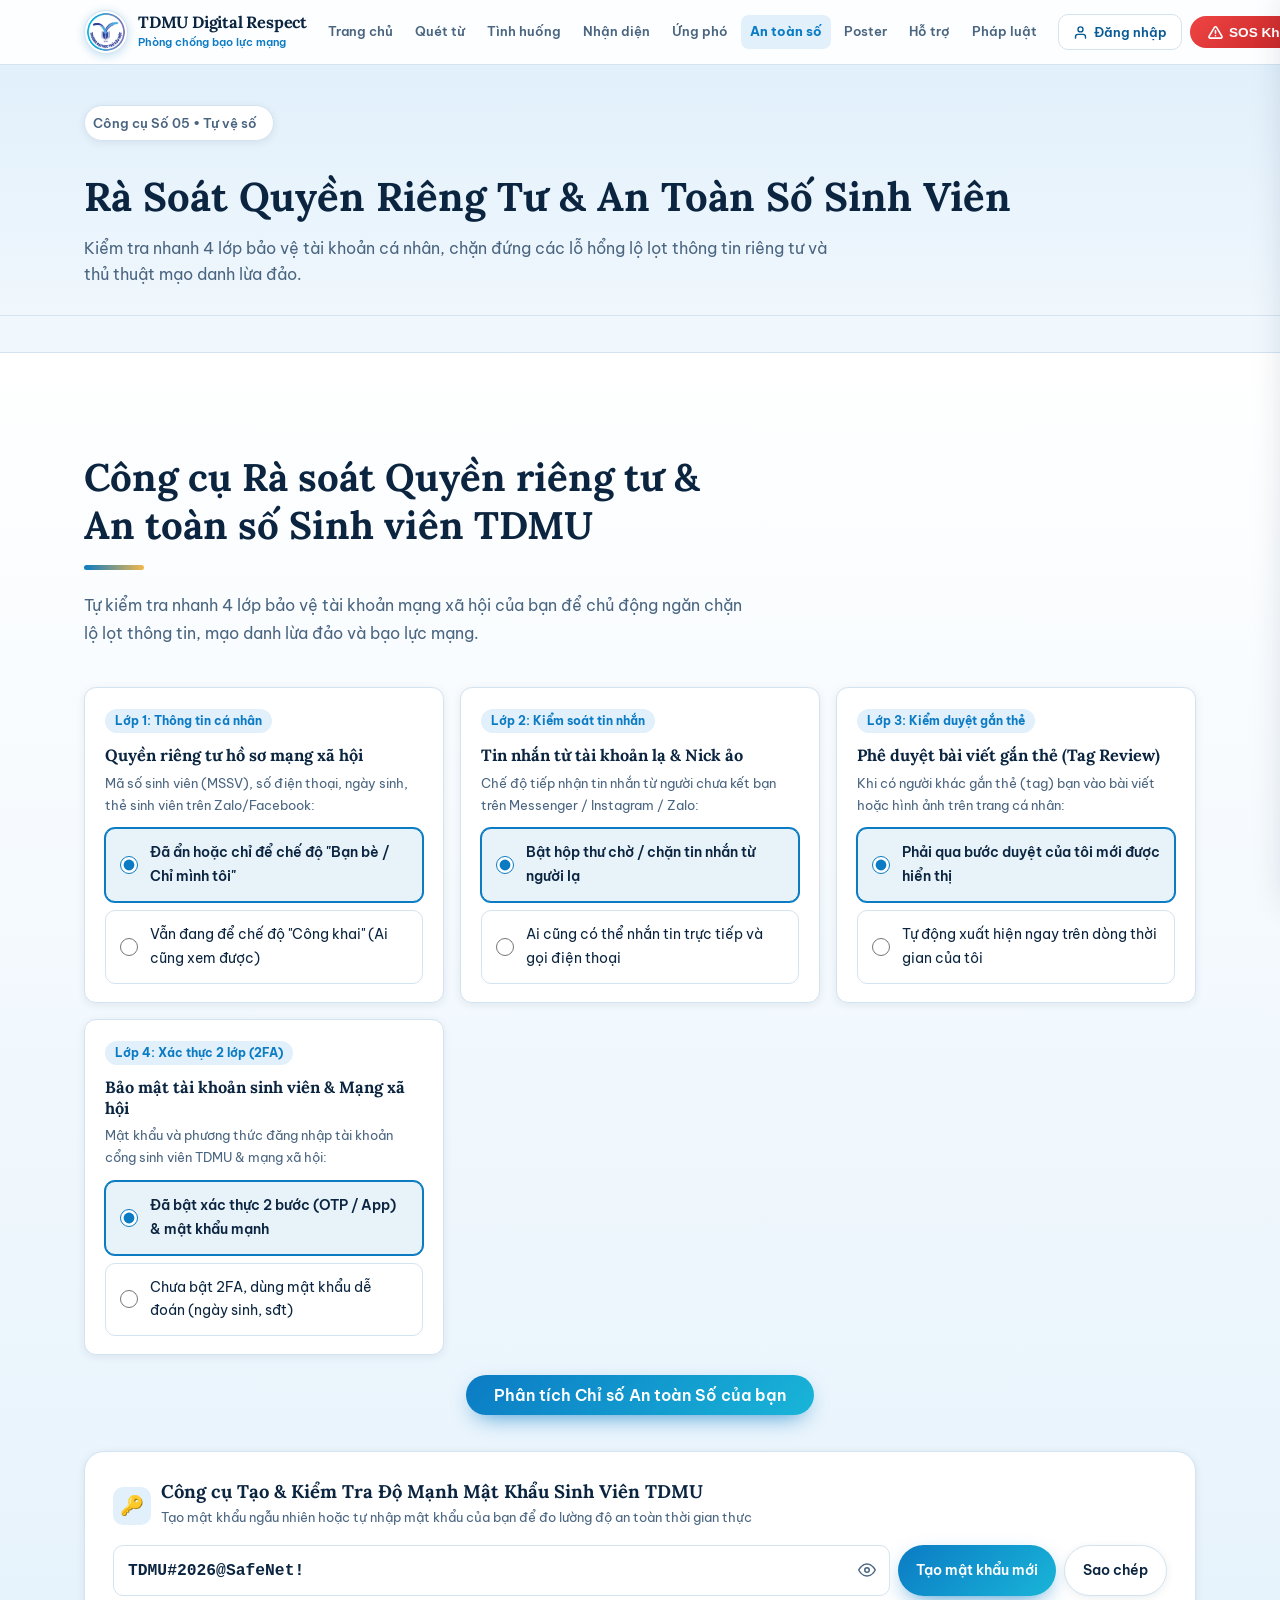
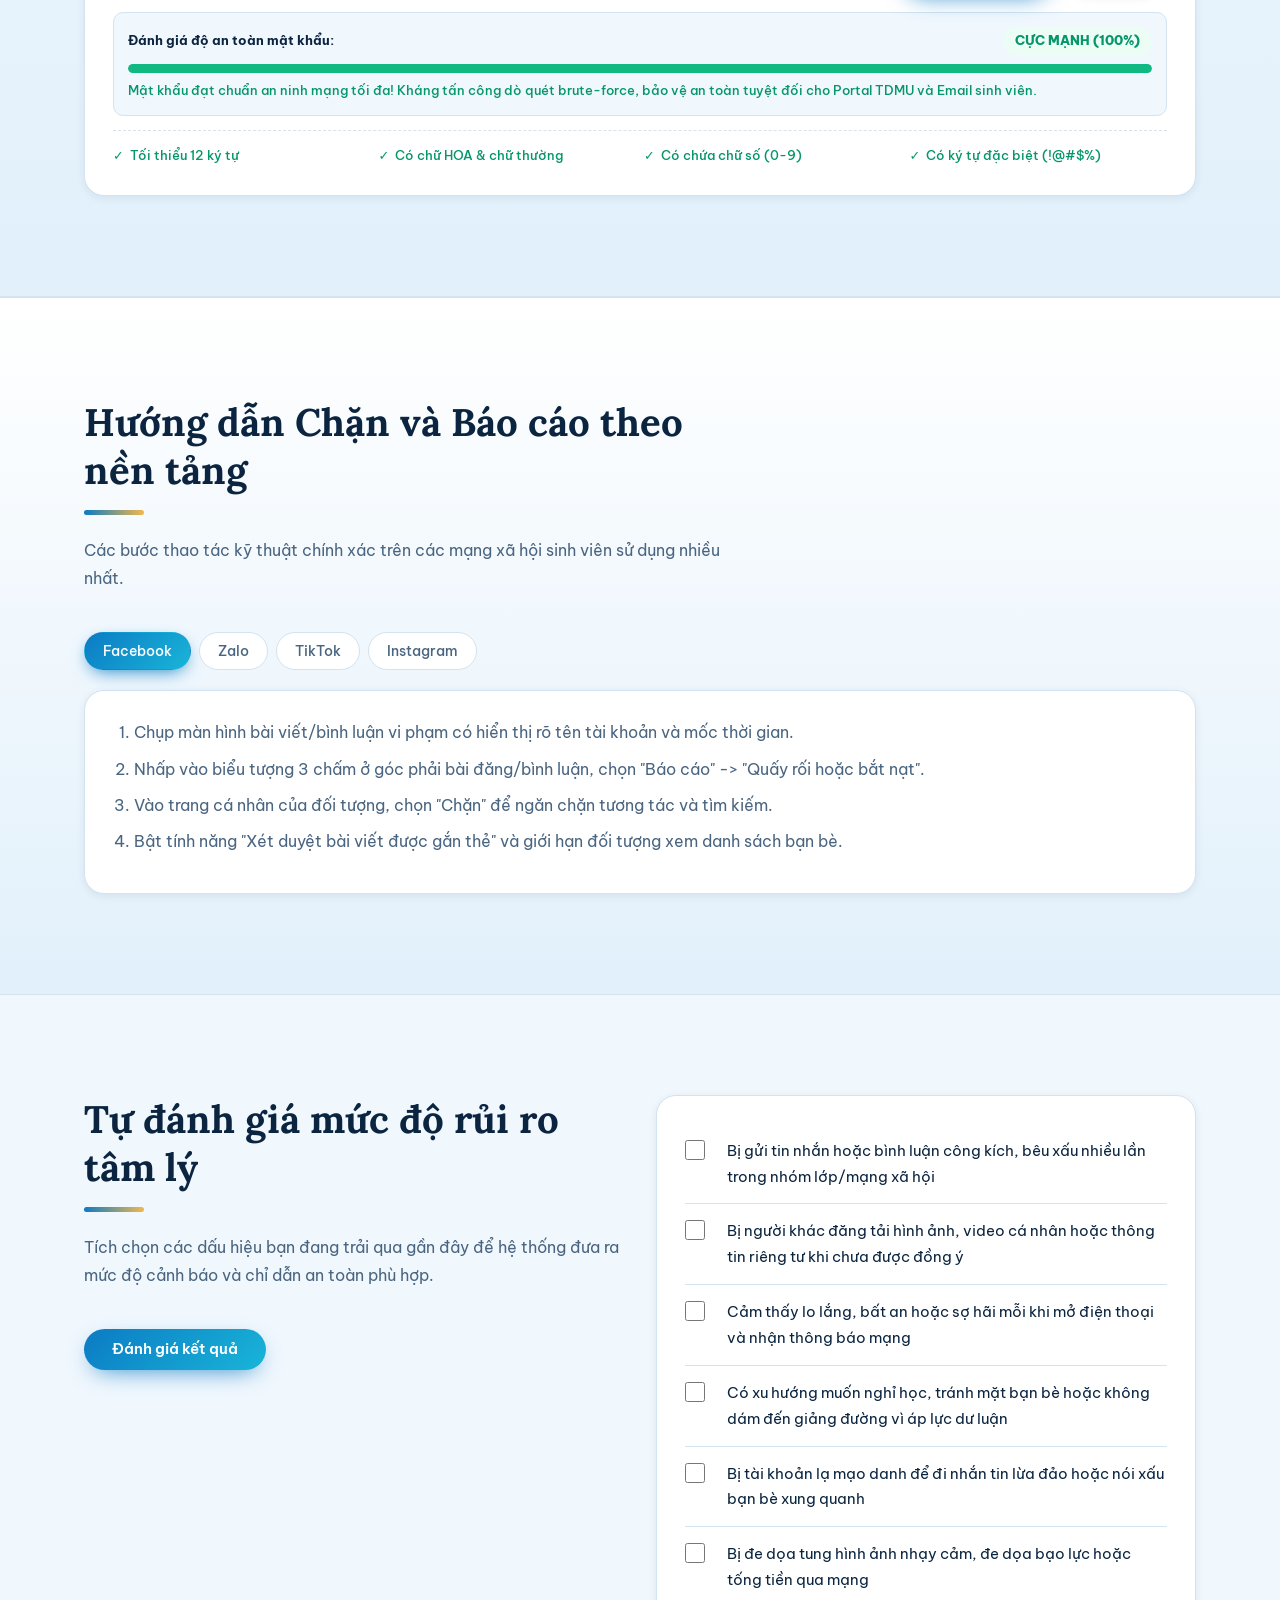
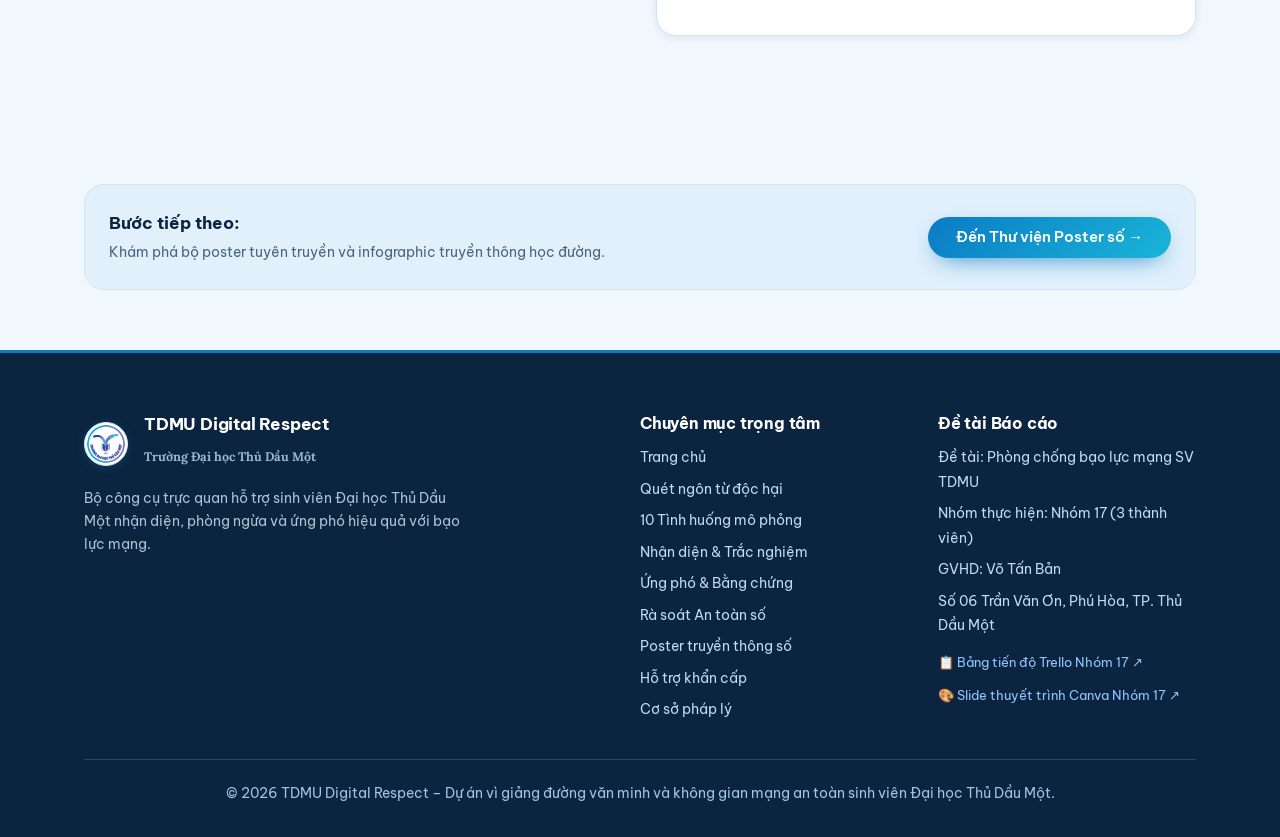
<file: an-toan-so.html>
<!DOCTYPE html>
<html lang="vi">
<head>
<meta charset="utf-8">
<meta name="viewport" content="width=device-width, initial-scale=1">
<title>Rà Soát An Toàn Số Sinh Viên TDMU – TDMU Digital Respect</title>
<meta name="description" content="Đề tài Báo cáo môn học: Website phòng chống bạo lực mạng sinh viên Thủ Dầu Một – Nhóm 17. GVHD: Võ Tấn Bản.">
<meta name="theme-color" content="#0B7BC4">
<link rel="preconnect" href="https://fonts.googleapis.com">
<link rel="stylesheet" href="https://fonts.googleapis.com/css2?family=Be+Vietnam+Pro:wght@300;400;500;600;700;800&family=Lora:wght@600;700&display=swap">
<link rel="stylesheet" href="css/style.css">
</head>
<body>
<header class="hd" id="top">
  <div class="pg" id="pg"></div>
  <div class="w">
    <a class="lg" href="index.html">
      <img class="tdmu-header-logo" src="assets/tdmu-logo.png" alt="Logo Trường Đại học Thủ Dầu Một" width="40" height="40">
      <div class="lg-meta">
        <span class="lg-name">TDMU Digital Respect</span>
        <span class="lg-sub">Phòng chống bạo lực mạng</span>
      </div>
    </a>
    <nav class="desktop-nav" aria-label="Điều hướng chính">
      <a href="index.html">Trang chủ</a>
      <a href="quet-tu.html">Quét từ</a>
      <a href="tinh-huong.html">Tình huống</a>
      <a href="nhan-dien.html">Nhận diện</a>
      <a href="ung-pho.html">Ứng phó</a>
      <a href="an-toan-so.html" class="on">An toàn số</a>
      <a href="poster.html">Poster</a>
      <a href="ho-tro.html">Hỗ trợ</a>
      <a href="phap-luat.html">Pháp luật</a>
    </nav>
    <div class="hd-actions">
      <button class="btn-sos open-sos" type="button" aria-label="Cứu trợ khẩn cấp">
        <svg width="15" height="15" viewBox="0 0 24 24" fill="none" stroke="currentColor" stroke-width="2.5" stroke-linecap="round" stroke-linejoin="round" aria-hidden="true"><path d="M10.29 3.86L1.82 18a2 2 0 0 0 1.71 3h16.94a2 2 0 0 0 1.71-3L13.71 3.86a2 2 0 0 0-3.42 0z"/><line x1="12" y1="9" x2="12" y2="13"/><line x1="12" y1="17" x2="12.01" y2="17"/></svg>
        <span class="sos-label">SOS Khẩn cấp</span>
      </button>
      <button id="mobileMenuBtn" class="mobile-menu-btn" type="button" aria-label="Mở menu điều hướng" aria-expanded="false">
        <svg class="icon-open" width="22" height="22" viewBox="0 0 24 24" fill="none" stroke="currentColor" stroke-width="2.3" stroke-linecap="round" stroke-linejoin="round" aria-hidden="true"><line x1="3" y1="6" x2="21" y2="6"/><line x1="3" y1="12" x2="21" y2="12"/><line x1="3" y1="18" x2="21" y2="18"/></svg>
        <svg class="icon-close" width="22" height="22" viewBox="0 0 24 24" fill="none" stroke="currentColor" stroke-width="2.3" stroke-linecap="round" stroke-linejoin="round" aria-hidden="true"><line x1="18" y1="6" x2="6" y2="18"/><line x1="6" y1="6" x2="18" y2="18"/></svg>
      </button>
    </div>
  </div>

  <div id="mobileNavBackdrop" class="mobile-nav-backdrop"></div>
  <div id="mobileNavDrawer" class="mobile-nav-drawer" aria-label="Menu di động">
    <div class="mobile-nav-header">
      <div class="mobile-nav-brand">
        <img class="tdmu-header-logo" src="assets/tdmu-logo.png" alt="Logo TDMU" width="34" height="34">
        <div>
          <b>TDMU Digital Respect</b>
          <span>Phòng chống bạo lực mạng SV TDMU</span>
        </div>
      </div>
      <button id="closeMobileNavBtn" class="close-mobile-nav" type="button" aria-label="Đóng menu">
        <svg width="20" height="20" viewBox="0 0 24 24" fill="none" stroke="currentColor" stroke-width="2.3" stroke-linecap="round" stroke-linejoin="round" aria-hidden="true"><line x1="18" y1="6" x2="6" y2="18"/><line x1="6" y1="6" x2="18" y2="18"/></svg>
      </button>
    </div>
    <div class="mobile-nav-list">
      <a class="mobile-nav-link" href="index.html">
        <span class="mn-icon">🏛️</span>
        <div class="mn-content">
          <b>Trang chủ & Tổng quan</b>
          <span>Đề tài Báo cáo Nhóm 17 – TDMU</span>
        </div>
      </a>
      <a class="mobile-nav-link" href="quet-tu.html">
        <span class="mn-icon">🔍</span>
        <div class="mn-content">
          <b>Quét từ ngữ độc hại</b>
          <span>Phát hiện công kích & xúc phạm</span>
        </div>
      </a>
      <a class="mobile-nav-link" href="tinh-huong.html">
        <span class="mn-icon">💬</span>
        <div class="mn-content">
          <b>10 Tình huống mô phỏng</b>
          <span>Thực hành xử lý chat thực tế</span>
        </div>
      </a>
      <a class="mobile-nav-link" href="nhan-dien.html">
        <span class="mn-icon">📝</span>
        <div class="mn-content">
          <b>Nhận diện & Trắc nghiệm</b>
          <span>10 câu hỏi kiểm tra kiến thức</span>
        </div>
      </a>
      <a class="mobile-nav-link" href="ung-pho.html">
        <span class="mn-icon">🛡️</span>
        <div class="mn-content">
          <b>Ứng phó & Lập chứng cứ</b>
          <span>Mẫu biên bản gửi Nhà trường</span>
        </div>
      </a>
      <a class="mobile-nav-link on" href="an-toan-so.html">
        <span class="mn-icon">🔒</span>
        <div class="mn-content">
          <b>Rà soát An toàn số</b>
          <span>4 lớp bảo vệ tài khoản SV</span>
        </div>
      </a>
      <a class="mobile-nav-link" href="poster.html">
        <span class="mn-icon">🎨</span>
        <div class="mn-content">
          <b>Thư viện Poster số</b>
          <span>Ấn phẩm tuyên truyền học đường</span>
        </div>
      </a>
      <a class="mobile-nav-link" href="ho-tro.html">
        <span class="mn-icon">📞</span>
        <div class="mn-content">
          <b>Hỗ trợ & Đường dây nóng</b>
          <span>Phòng CTSV, Cố vấn học tập</span>
        </div>
      </a>
      <a class="mobile-nav-link" href="phap-luat.html">
        <span class="mn-icon">⚖️</span>
        <div class="mn-content">
          <b>Cơ sở pháp lý & Nội quy</b>
          <span>Văn hóa ứng xử số sinh viên</span>
        </div>
      </a>
    </div>
    <div class="mobile-nav-footer">
      <a class="btn-sos-call" href="tel:02743822518">
        <svg width="16" height="16" viewBox="0 0 24 24" fill="none" stroke="currentColor" stroke-width="2.5" stroke-linecap="round" stroke-linejoin="round" aria-hidden="true"><path d="M22 16.92v3a2 2 0 0 1-2.18 2 19.79 19.79 0 0 1-8.63-3.07 19.5 19.5 0 0 1-6-6 19.79 19.79 0 0 1-3.07-8.67A2 2 0 0 1 4.11 2h3a2 2 0 0 1 2 1.72 12.84 12.84 0 0 0 .7 2.81 2 2 0 0 1-.45 2.11L8.09 9.91a16 16 0 0 0 6 6l1.27-1.27a2 2 0 0 1 2.11-.45 12.84 12.84 0 0 0 2.81.7A2 2 0 0 1 22 16.92z"/></svg>
        Gọi ngay SOS Cứu trợ: 0274.3822.518
      </a>
    </div>
  </div>
</header>

<main>
<div class="page-header">
  <div class="w">
    <div class="badge">Công cụ Số 05 • Tự vệ số</div>
    <h1>Rà Soát Quyền Riêng Tư & An Toàn Số Sinh Viên</h1>
    <p>Kiểm tra nhanh 4 lớp bảo vệ tài khoản cá nhân, chặn đứng các lỗ hổng lộ lọt thông tin riêng tư và thủ thuật mạo danh lừa đảo.</p>
  </div>
</div>

<section class="alt" id="antoanso">
    <div class="w">
      <div class="sh">
        <h2>Công cụ Rà soát Quyền riêng tư & An toàn số Sinh viên TDMU</h2>
        <p>Tự kiểm tra nhanh 4 lớp bảo vệ tài khoản mạng xã hội của bạn để chủ động ngăn chặn lộ lọt thông tin, mạo danh lừa đảo và bạo lực mạng.</p>
      </div>
      <div class="audit-grid">
        <div class="audit-card">
          <div>
            <span class="audit-badge">Lớp 1: Thông tin cá nhân</span>
            <h3 style="font-size:1.02rem;margin:4px 0 6px">Quyền riêng tư hồ sơ mạng xã hội</h3>
            <p style="font-size:.82rem;color:var(--mu);margin:0">Mã số sinh viên (MSSV), số điện thoại, ngày sinh, thẻ sinh viên trên Zalo/Facebook:</p>
            <div class="audit-options">
              <label class="audit-label">
                <input type="radio" name="aud1" value="safe" checked>
                <span>Đã ẩn hoặc chỉ để chế độ "Bạn bè / Chỉ mình tôi"</span>
              </label>
              <label class="audit-label">
                <input type="radio" name="aud1" value="risk">
                <span>Vẫn đang để chế độ "Công khai" (Ai cũng xem được)</span>
              </label>
            </div>
          </div>
        </div>

        <div class="audit-card">
          <div>
            <span class="audit-badge">Lớp 2: Kiểm soát tin nhắn</span>
            <h3 style="font-size:1.02rem;margin:4px 0 6px">Tin nhắn từ tài khoản lạ & Nick ảo</h3>
            <p style="font-size:.82rem;color:var(--mu);margin:0">Chế độ tiếp nhận tin nhắn từ người chưa kết bạn trên Messenger / Instagram / Zalo:</p>
            <div class="audit-options">
              <label class="audit-label">
                <input type="radio" name="aud2" value="safe" checked>
                <span>Bật hộp thư chờ / chặn tin nhắn từ người lạ</span>
              </label>
              <label class="audit-label">
                <input type="radio" name="aud2" value="risk">
                <span>Ai cũng có thể nhắn tin trực tiếp và gọi điện thoại</span>
              </label>
            </div>
          </div>
        </div>

        <div class="audit-card">
          <div>
            <span class="audit-badge">Lớp 3: Kiểm duyệt gắn thẻ</span>
            <h3 style="font-size:1.02rem;margin:4px 0 6px">Phê duyệt bài viết gắn thẻ (Tag Review)</h3>
            <p style="font-size:.82rem;color:var(--mu);margin:0">Khi có người khác gắn thẻ (tag) bạn vào bài viết hoặc hình ảnh trên trang cá nhân:</p>
            <div class="audit-options">
              <label class="audit-label">
                <input type="radio" name="aud3" value="safe" checked>
                <span>Phải qua bước duyệt của tôi mới được hiển thị</span>
              </label>
              <label class="audit-label">
                <input type="radio" name="aud3" value="risk">
                <span>Tự động xuất hiện ngay trên dòng thời gian của tôi</span>
              </label>
            </div>
          </div>
        </div>

        <div class="audit-card">
          <div>
            <span class="audit-badge">Lớp 4: Xác thực 2 lớp (2FA)</span>
            <h3 style="font-size:1.02rem;margin:4px 0 6px">Bảo mật tài khoản sinh viên & Mạng xã hội</h3>
            <p style="font-size:.82rem;color:var(--mu);margin:0">Mật khẩu và phương thức đăng nhập tài khoản cổng sinh viên TDMU & mạng xã hội:</p>
            <div class="audit-options">
              <label class="audit-label">
                <input type="radio" name="aud4" value="safe" checked>
                <span>Đã bật xác thực 2 bước (OTP / App) & mật khẩu mạnh</span>
              </label>
              <label class="audit-label">
                <input type="radio" name="aud4" value="risk">
                <span>Chưa bật 2FA, dùng mật khẩu dễ đoán (ngày sinh, sđt)</span>
              </label>
            </div>
          </div>
        </div>
      </div>

      <div style="margin-top:20px;text-align:center">
        <button class="btn" id="runAuditBtn" type="button" style="padding:12px 28px;font-size:1rem">
          Phân tích Chỉ số An toàn Số của bạn
        </button>
      </div>

      <div class="audit-score-box" id="auditScoreBox" style="display:none">
        <div style="display:flex;align-items:center;justify-content:space-between;flex-wrap:wrap;gap:10px">
          <div>
            <b id="auditScoreTitle" style="font-size:1.25rem;color:var(--ink)">Chỉ số An toàn Số: 100%</b>
            <div id="auditScoreDesc" style="font-size:.88rem;color:var(--mu);margin-top:4px">Tài khoản của bạn được bảo vệ rất tốt trước các nguy cơ tấn công mạng.</div>
          </div>
          <span id="auditBadge" class="verified-badge" style="font-size:.85rem;padding:6px 14px">An toàn cao</span>
        </div>
        <div class="audit-meter">
          <div class="audit-meter-bar" id="auditMeterBar"></div>
        </div>
        <div id="auditAdviceList" style="font-size:.88rem;color:var(--ink);line-height:1.6"></div>
      </div>

      <div class="card" style="margin-top:36px;box-shadow:var(--shadow-sm)" id="pwdToolBox">
        <div style="display:flex;align-items:center;gap:10px;margin-bottom:14px">
          <div style="width:38px;height:38px;border-radius:10px;background:var(--so);color:var(--tl);display:grid;place-items:center;font-size:1.2rem">🔑</div>
          <div>
            <h3 style="margin:0;font-size:1.15rem">Công cụ Tạo & Kiểm Tra Độ Mạnh Mật Khẩu Sinh Viên TDMU</h3>
            <span style="font-size:.82rem;color:var(--mu)">Tạo mật khẩu ngẫu nhiên hoặc tự nhập mật khẩu của bạn để đo lường độ an toàn thời gian thực</span>
          </div>
        </div>

        <div style="display:flex;gap:8px;align-items:stretch;flex-wrap:wrap">
          <div style="flex:1;min-width:260px;position:relative;display:flex;align-items:center">
            <input id="generatedPass" type="text" placeholder="Gõ mật khẩu vào đây hoặc bấm Tạo mật khẩu..." value="TDMU#2026@SafeNet!" style="width:100%;font-family:monospace;font-size:1.02rem;font-weight:700;color:var(--ink);padding:11px 42px 11px 14px;border:1.5px solid var(--ln);border-radius:10px;background:var(--sf)">
            <button id="togglePassEye" type="button" aria-label="Ẩn hiện mật khẩu" style="position:absolute;right:8px;background:none;border:none;cursor:pointer;color:var(--mu);padding:6px;display:grid;place-items:center">
              <svg id="eyeIcon" width="18" height="18" viewBox="0 0 24 24" fill="none" stroke="currentColor" stroke-width="2" stroke-linecap="round" stroke-linejoin="round" aria-hidden="true"><path d="M1 12s4-8 11-8 11 8 11 8-4 8-11 8-11-8-11-8z"/><circle cx="12" cy="12" r="3"/></svg>
            </button>
          </div>
          <button class="btn" type="button" id="generatePassBtn" style="padding:10px 18px;font-size:.88rem;white-space:nowrap">Tạo mật khẩu mới</button>
          <button class="btn o" type="button" id="copyPassBtn" style="padding:10px 18px;font-size:.88rem;white-space:nowrap">Sao chép</button>
        </div>

        <div style="margin-top:16px;background:var(--bg);border-radius:10px;padding:14px;border:1px solid var(--ln)">
          <div style="display:flex;justify-content:space-between;align-items:center;margin-bottom:8px;flex-wrap:wrap;gap:6px">
            <span style="font-size:.84rem;font-weight:700;color:var(--ink)">Đánh giá độ an toàn mật khẩu:</span>
            <span id="pwdStrScore" style="font-size:.84rem;font-weight:800;padding:3px 12px;border-radius:99px;background:#ECFDF5;color:#059669">CỰC MẠNH (100%)</span>
          </div>
          <div style="height:9px;background:var(--ln);border-radius:99px;overflow:hidden">
            <div id="pwdStrBar" style="height:100%;width:100%;background:#10B981;border-radius:99px;transition:all .3s ease"></div>
          </div>
          <div id="pwdStrMsg" style="font-size:.84rem;color:#059669;margin-top:8px;line-height:1.5;font-weight:500">Mật khẩu đạt chuẩn tối đa! Kháng tấn công brute-force an ninh mạng, an toàn tuyệt đối cho Portal TDMU và Email sinh viên.</div>
        </div>

        <div style="display:grid;grid-template-columns:repeat(auto-fit, minmax(180px, 1fr));gap:8px;margin-top:14px;padding-top:14px;border-top:1px dashed var(--ln)">
          <div id="critLen" style="display:flex;align-items:center;gap:6px;font-size:.8rem;color:#059669;font-weight:500">
            <span id="critLenIcon" style="font-weight:700">✓</span> <span>Tối thiểu 12 ký tự</span>
          </div>
          <div id="critCase" style="display:flex;align-items:center;gap:6px;font-size:.8rem;color:#059669;font-weight:500">
            <span id="critCaseIcon" style="font-weight:700">✓</span> <span>Có chữ HOA & chữ thường</span>
          </div>
          <div id="critNum" style="display:flex;align-items:center;gap:6px;font-size:.8rem;color:#059669;font-weight:500">
            <span id="critNumIcon" style="font-weight:700">✓</span> <span>Có chứa chữ số (0-9)</span>
          </div>
          <div id="critSym" style="display:flex;align-items:center;gap:6px;font-size:.8rem;color:#059669;font-weight:500">
            <span id="critSymIcon" style="font-weight:700">✓</span> <span>Có ký tự đặc biệt (!@#$%)</span>
          </div>
        </div>

        <div id="pwdCopyToast" style="display:none;margin-top:10px;padding:9px 14px;background:#ECFDF5;border:1px solid #10B981;border-radius:8px;color:#065F46;font-size:.84rem;text-align:center;font-weight:600">✓ Đã sao chép mật khẩu an toàn vào bộ nhớ tạm!</div>
      </div>
    </div>
  </section>

<section class="alt" id="nentang">
    <div class="w">
      <div class="sh">
        <h2>Hướng dẫn Chặn và Báo cáo theo nền tảng</h2>
        <p>Các bước thao tác kỹ thuật chính xác trên các mạng xã hội sinh viên sử dụng nhiều nhất.</p>
      </div>
      <div class="tabs" role="tablist" id="plb"></div>
      <div class="card" id="plo"></div>
    </div>
  </section>

<section id="tukt">
    <div class="w two">
      <div>
        <div class="sh">
          <h2>Tự đánh giá mức độ rủi ro tâm lý</h2>
          <p>Tích chọn các dấu hiệu bạn đang trải qua gần đây để hệ thống đưa ra mức độ cảnh báo và chỉ dẫn an toàn phù hợp.</p>
        </div>
        <button class="btn" id="skb" type="button">Đánh giá kết quả</button>
        <div class="out" id="skr" aria-live="polite"></div>
      </div>
      <div class="card" id="sk"></div>
    </div>
  </section>

<div class="w" style="margin-bottom:60px">
  <div class="next-page-box">
    <div>
      <b style="font-size:1.05rem;color:var(--ink)">Bước tiếp theo:</b>
      <p style="margin:4px 0 0;font-size:.88rem;color:var(--mu)">Khám phá bộ poster tuyên truyền và infographic truyền thông học đường.</p>
    </div>
    <a class="btn" href="poster.html">Đến Thư viện Poster số →</a>
  </div>
</div>
</main>

<footer>
  <div class="w">
    <div class="fg">
      <div>
        <div class="footer-logo">
          <img class="tdmu-header-logo" src="assets/tdmu-logo.png" alt="Logo Trường Đại học Thủ Dầu Một" width="44" height="44">
          <div style="margin-left:6px">
            <b style="display:block;font-size:1.05rem;color:#fff">TDMU Digital Respect</b>
            <span style="font-size:.78rem;opacity:.8;display:block">Trường Đại học Thủ Dầu Một</span>
          </div>
        </div>
        <p>Bộ công cụ trực quan hỗ trợ sinh viên Đại học Thủ Dầu Một nhận diện, phòng ngừa và ứng phó hiệu quả với bạo lực mạng.</p>
      </div>
      <div>
        <b>Chuyên mục trọng tâm</b>
        <a href="index.html">Trang chủ</a>
        <a href="quet-tu.html">Quét ngôn từ độc hại</a>
        <a href="tinh-huong.html">10 Tình huống mô phỏng</a>
        <a href="nhan-dien.html">Nhận diện & Trắc nghiệm</a>
        <a href="ung-pho.html">Ứng phó & Bằng chứng</a>
        <a href="an-toan-so.html">Rà soát An toàn số</a>
        <a href="poster.html">Poster truyền thông số</a>
        <a href="ho-tro.html">Hỗ trợ khẩn cấp</a>
        <a href="phap-luat.html">Cơ sở pháp lý</a>
      </div>
      <div>
        <b>Đề tài Báo cáo</b>
        <span>Đề tài: Phòng chống bạo lực mạng SV TDMU</span>
        <span>Nhóm thực hiện: Nhóm 17 (3 thành viên)</span>
        <span>GVHD: Võ Tấn Bản</span>
        <span>Số 06 Trần Văn Ơn, Phú Hòa, TP. Thủ Dầu Một</span>
        <a href="https://trello.com/b/yOmx5wkw" target="_blank" rel="noopener noreferrer" style="display:inline-flex;align-items:center;gap:6px;color:#93C5FD;margin-top:6px;font-size:.82rem;text-decoration:none">📋 Bảng tiến độ Trello Nhóm 17 ↗</a>
        <a href="https://canva.link/nbr83w5sgsaciqh" target="_blank" rel="noopener noreferrer" style="display:inline-flex;align-items:center;gap:6px;color:#93C5FD;margin-top:4px;font-size:.82rem;text-decoration:none">🎨 Slide thuyết trình Canva Nhóm 17 ↗</a>
      </div>
    </div>
    <hr class="footer-divider">
    <p style="margin:0;color:#A0C4E2;font-size:.86rem;text-align:center">© 2026 TDMU Digital Respect – Dự án vì giảng đường văn minh và không gian mạng an toàn sinh viên Đại học Thủ Dầu Một.</p>
  </div>
</footer>

<div class="modal-overlay" id="sosModal">
  <div class="modal-box">
    <button class="modal-close close-sos" type="button" aria-label="Đóng">&times;</button>
    <div style="display:flex;align-items:center;gap:12px;margin-bottom:16px">
      <div style="width:44px;height:44px;border-radius:12px;background:#FEE2E2;display:grid;place-items:center;color:#DC2626">
        <svg width="24" height="24" viewBox="0 0 24 24" fill="none" stroke="currentColor" stroke-width="2.4" stroke-linecap="round" stroke-linejoin="round" aria-hidden="true"><path d="M10.29 3.86L1.82 18a2 2 0 0 0 1.71 3h16.94a2 2 0 0 0 1.71-3L13.71 3.86a2 2 0 0 0-3.42 0z"/><line x1="12" y1="9" x2="12" y2="13"/><line x1="12" y1="17" x2="12.01" y2="17"/></svg>
      </div>
      <div>
        <h3 style="margin:0;color:#DC2626;font-size:1.3rem">Hỗ trợ khẩn cấp 24/7</h3>
        <span style="font-size:.85rem;color:var(--mu)">Đừng chịu đựng một mình – Hãy liên hệ các kênh dưới đây ngay</span>
      </div>
    </div>

    <div class="sos-card-call">
      <div>
        <b>113 – Công an Nhân dân</b>
        <div style="font-size:.85rem;color:var(--mu)">Đe dọa tính mạng, tống tiền, làm nhục nghiêm trọng</div>
      </div>
      <a href="tel:113">Gọi 113</a>
    </div>

    <div class="sos-card-call">
      <div>
        <b>111 – Tổng đài Quốc gia</b>
        <div style="font-size:.85rem;color:var(--mu)">Tư vấn tâm lý, bảo vệ thanh thiếu niên miễn phí 24/7</div>
      </div>
      <a href="tel:111" style="background:#0B7BC4">Gọi 111</a>
    </div>

    <div class="sos-card-call">
      <div>
        <b>Phòng CTSV – ĐH Thủ Dầu Một</b>
        <div style="font-size:.85rem;color:var(--mu)">Tiếp nhận khiếu nại, hòa giải mâu thuẫn sinh viên (Số 06 Trần Văn Ơn)</div>
      </div>
      <a href="tel:02743822058" style="background:#075A94">0274.3822.058</a>
    </div>

    <div class="sos-card-call">
      <div>
        <b>Đoàn Thanh niên – Hội Sinh viên TDMU</b>
        <div style="font-size:.85rem;color:var(--mu)">Đồng hành, tư vấn tâm lý và bảo vệ quyền lợi sinh viên</div>
      </div>
      <a href="tel:02743834340" style="background:#0B7BC4">0274.3834.340</a>
    </div>

    <div class="acts" style="margin-top:18px;justify-content:flex-end">
      <button class="btn o close-sos" type="button">Đóng lại</button>
    </div>
  </div>
</div>

<div class="modal-overlay" id="campaignModal">
  <div class="modal-box" style="max-width:680px">
    <button class="modal-close close-campaign" type="button" aria-label="Đóng">&times;</button>
    <div style="display:flex;align-items:center;gap:12px;margin-bottom:16px">
      <div style="width:48px;height:48px;border-radius:14px;background:#E0F2FE;display:grid;place-items:center;color:#0B7BC4;flex-shrink:0">
        <svg width="26" height="26" viewBox="0 0 24 24" fill="none" stroke="currentColor" stroke-width="2.2" stroke-linecap="round" stroke-linejoin="round" aria-hidden="true"><path d="M12 22s8-4 8-10V5l-8-3-8 3v7c0 6 8 10 8 10z"/></svg>
      </div>
      <div>
        <h3 style="margin:0;color:var(--ink);font-size:1.35rem">Chiến dịch Văn hóa số TDMU 2026</h3>
        <span style="font-size:.85rem;color:var(--mu)">Trường Đại học Thủ Dầu Một – "Giảng đường văn minh, không gian mạng an toàn"</span>
      </div>
    </div>

    <div style="max-height:60vh;overflow-y:auto;padding-right:4px">
      <p style="font-size:.92rem;line-height:1.65;color:var(--ink);margin:0 0 14px">Chiến dịch do Ban chỉ đạo phòng chống bạo lực mạng sinh viên TDMU khởi xướng nhằm nâng cao nhận thức, trang bị kỹ năng ứng xử văn minh và bảo vệ dữ liệu cá nhân cho toàn thể sinh viên các khoa.</p>
      
      <div class="rules-list">
        <div class="rule-item">
          <span class="rule-num">1</span>
          <div>
            <b>Tôn trọng sự khác biệt</b>
            <p>Không phán xét, miệt thị ngoại hình, tôn giáo, giới tính hoặc xuất thân của bạn học trên các diễn đàn và mạng xã hội.</p>
          </div>
        </div>
        <div class="rule-item">
          <span class="rule-num">2</span>
          <div>
            <b>Bảo mật thông tin</b>
            <p>Tuyệt đối không phát tán hình ảnh, tin nhắn riêng tư, số điện thoại cá nhân của người khác khi chưa có sự đồng ý.</p>
          </div>
        </div>
        <div class="rule-item">
          <span class="rule-num">3</span>
          <div>
            <b>Phát ngôn có trách nhiệm</b>
            <p>Kiểm chứng nguồn tin trước khi chia sẻ; không hùa theo các phong trào công kích, bêu xấu tập thể hoặc cá nhân.</p>
          </div>
        </div>
        <div class="rule-item">
          <span class="rule-num">4</span>
          <div>
            <b>Dũng cảm lên tiếng</b>
            <p>Không im lặng thờ ơ khi chứng kiến bạn bè bị bắt nạt qua mạng; chủ động đồng hành, lưu chứng cứ và trợ giúp nạn nhân.</p>
          </div>
        </div>
        <div class="rule-item">
          <span class="rule-num">5</span>
          <div>
            <b>Hợp tác & Kết nối</b>
            <p>Chủ động thông báo cho Ban cán sự lớp hoặc Phòng CTSV khi phát hiện dấu hiệu bạo lực mạng nghiêm trọng.</p>
          </div>
        </div>
      </div>
    </div>

    <div class="campaign-pledge-box">
      <b style="color:var(--ink);font-size:.95rem">Ký cam kết "Sinh viên TDMU văn minh số":</b>
      <p style="margin:4px 0 10px;font-size:.82rem;color:var(--mu)">Ký cam kết trực tuyến để chung tay xây dựng môi trường học đường số tích cực và nhận mã xác nhận tham gia.</p>
      <div style="display:flex;gap:8px;flex-wrap:wrap">
        <input id="pledgeName" type="text" placeholder="Nhập họ và tên sinh viên..." style="flex:1;min-width:180px;padding:8px 12px;border:1px solid var(--ln);border-radius:10px;font-size:.88rem">
        <input id="pledgeId" type="text" placeholder="MSSV (ví dụ: 22001234)..." style="width:140px;padding:8px 12px;border:1px solid var(--ln);border-radius:10px;font-size:.88rem">
        <button id="pledgeBtn" class="btn" type="button" style="padding:8px 16px;font-size:.88rem">Ký cam kết</button>
      </div>
      <div id="pledgeResult" style="display:none;margin-top:10px;padding:10px 14px;background:#ECFDF5;border:1px solid #10B981;border-radius:10px;color:#065F46;font-size:.88rem"></div>
    </div>

    <div class="acts" style="margin-top:16px;justify-content:flex-end">
      <button class="btn o close-campaign" type="button">Đóng lại</button>
    </div>
  </div>
</div>

<button class="top" id="topBtn" aria-label="Lên đầu trang" onclick="window.scrollTo({top:0,behavior:'smooth'})">
  <svg width="20" height="20" viewBox="0 0 24 24" fill="none" stroke="currentColor" stroke-width="2.4" stroke-linecap="round" stroke-linejoin="round" aria-hidden="true"><path d="M6 15l6-6 6 6"/></svg>
</button>

<script src="js/main.js"></script>
<script src="js/scanner.js"></script>
<script src="js/interactive.js"></script>
<script src="js/tools.js"></script>
<script src="js/features.js"></script>
</body>
</html>
</file>
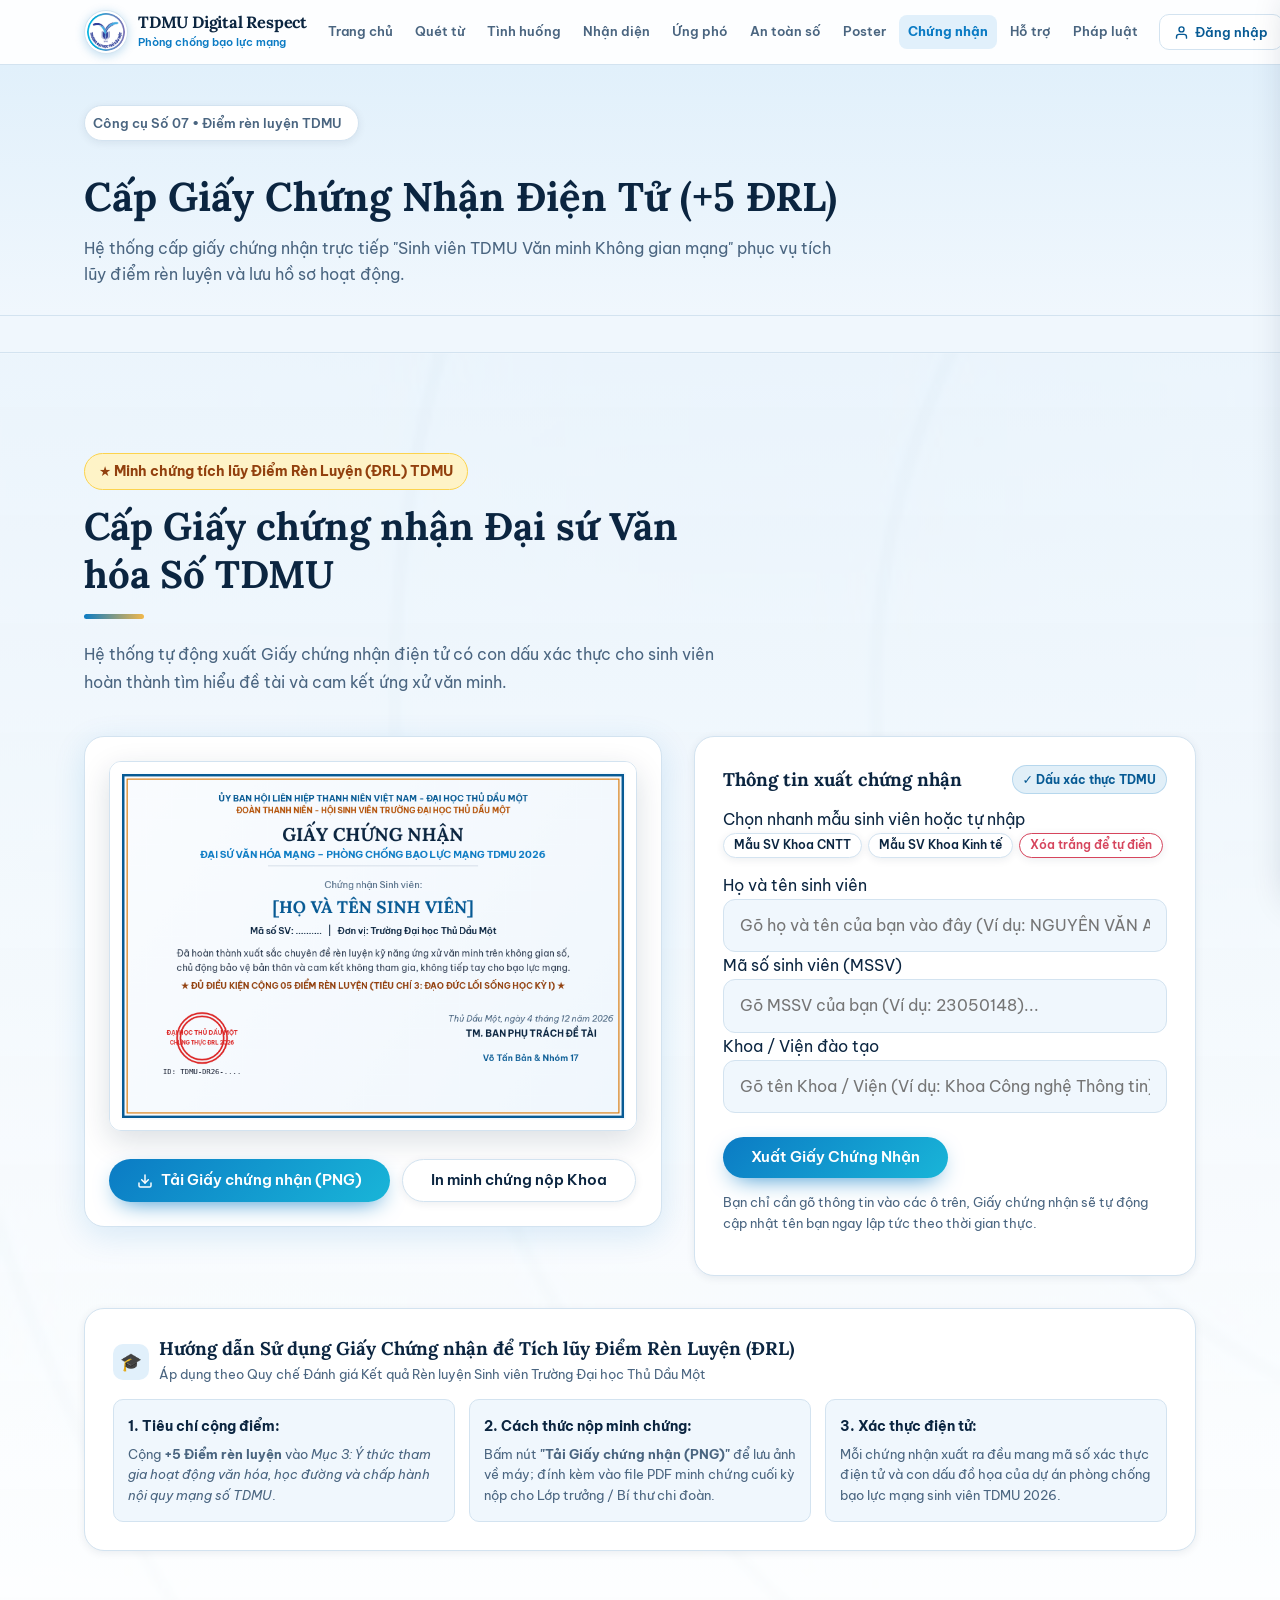
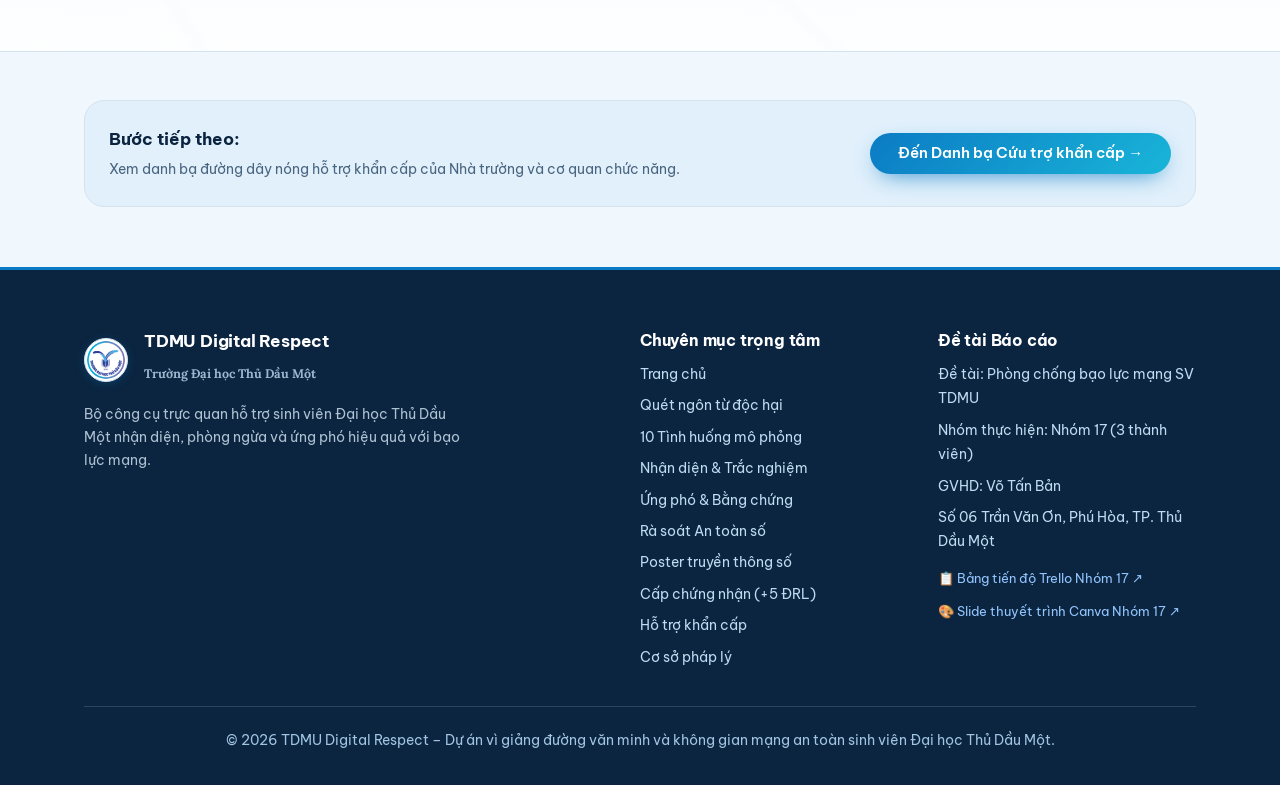
<file: chung-nhan.html>
<!DOCTYPE html>
<html lang="vi">
<head>
<meta charset="utf-8">
<meta name="viewport" content="width=device-width, initial-scale=1">
<title>Cấp Giấy Chứng Nhận Điện Tử (+5 ĐRL) – TDMU Digital Respect</title>
<meta name="description" content="Đề tài Báo cáo môn học: Website phòng chống bạo lực mạng sinh viên Thủ Dầu Một – Nhóm 17. GVHD: Võ Tấn Bản.">
<meta name="theme-color" content="#0B7BC4">
<link rel="preconnect" href="https://fonts.googleapis.com">
<link rel="stylesheet" href="https://fonts.googleapis.com/css2?family=Be+Vietnam+Pro:wght@300;400;500;600;700;800&family=Lora:wght@600;700&display=swap">
<link rel="stylesheet" href="css/style.css">
</head>
<body>
<header class="hd" id="top">
  <div class="pg" id="pg"></div>
  <div class="w">
    <a class="lg" href="index.html">
      <img class="tdmu-header-logo" src="assets/tdmu-logo.png" alt="Logo Trường Đại học Thủ Dầu Một" width="40" height="40">
      <div class="lg-meta">
        <span class="lg-name">TDMU Digital Respect</span>
        <span class="lg-sub">Phòng chống bạo lực mạng</span>
      </div>
    </a>
    <nav class="desktop-nav" aria-label="Điều hướng chính">
      <a href="index.html">Trang chủ</a>
      <a href="quet-tu.html">Quét từ</a>
      <a href="tinh-huong.html">Tình huống</a>
      <a href="nhan-dien.html">Nhận diện</a>
      <a href="ung-pho.html">Ứng phó</a>
      <a href="an-toan-so.html">An toàn số</a>
      <a href="poster.html">Poster</a>
      <a href="chung-nhan.html" class="on">Chứng nhận</a>
      <a href="ho-tro.html">Hỗ trợ</a>
      <a href="phap-luat.html">Pháp luật</a>
    </nav>
    <div class="hd-actions">
      <button class="btn-sos open-sos" type="button" aria-label="Cứu trợ khẩn cấp">
        <svg width="15" height="15" viewBox="0 0 24 24" fill="none" stroke="currentColor" stroke-width="2.5" stroke-linecap="round" stroke-linejoin="round" aria-hidden="true"><path d="M10.29 3.86L1.82 18a2 2 0 0 0 1.71 3h16.94a2 2 0 0 0 1.71-3L13.71 3.86a2 2 0 0 0-3.42 0z"/><line x1="12" y1="9" x2="12" y2="13"/><line x1="12" y1="17" x2="12.01" y2="17"/></svg>
        <span class="sos-label">SOS Khẩn cấp</span>
      </button>
      <button id="mobileMenuBtn" class="mobile-menu-btn" type="button" aria-label="Mở menu điều hướng" aria-expanded="false">
        <svg class="icon-open" width="22" height="22" viewBox="0 0 24 24" fill="none" stroke="currentColor" stroke-width="2.3" stroke-linecap="round" stroke-linejoin="round" aria-hidden="true"><line x1="3" y1="6" x2="21" y2="6"/><line x1="3" y1="12" x2="21" y2="12"/><line x1="3" y1="18" x2="21" y2="18"/></svg>
        <svg class="icon-close" width="22" height="22" viewBox="0 0 24 24" fill="none" stroke="currentColor" stroke-width="2.3" stroke-linecap="round" stroke-linejoin="round" aria-hidden="true"><line x1="18" y1="6" x2="6" y2="18"/><line x1="6" y1="6" x2="18" y2="18"/></svg>
      </button>
    </div>
  </div>

  <div id="mobileNavBackdrop" class="mobile-nav-backdrop"></div>
  <div id="mobileNavDrawer" class="mobile-nav-drawer" aria-label="Menu di động">
    <div class="mobile-nav-header">
      <div class="mobile-nav-brand">
        <img class="tdmu-header-logo" src="assets/tdmu-logo.png" alt="Logo TDMU" width="34" height="34">
        <div>
          <b>TDMU Digital Respect</b>
          <span>Phòng chống bạo lực mạng SV TDMU</span>
        </div>
      </div>
      <button id="closeMobileNavBtn" class="close-mobile-nav" type="button" aria-label="Đóng menu">
        <svg width="20" height="20" viewBox="0 0 24 24" fill="none" stroke="currentColor" stroke-width="2.3" stroke-linecap="round" stroke-linejoin="round" aria-hidden="true"><line x1="18" y1="6" x2="6" y2="18"/><line x1="6" y1="6" x2="18" y2="18"/></svg>
      </button>
    </div>
    <div class="mobile-nav-list">
      <a class="mobile-nav-link" href="index.html">
        <span class="mn-icon">🏛️</span>
        <div class="mn-content">
          <b>Trang chủ & Tổng quan</b>
          <span>Đề tài Báo cáo Nhóm 17 – TDMU</span>
        </div>
      </a>
      <a class="mobile-nav-link" href="quet-tu.html">
        <span class="mn-icon">🔍</span>
        <div class="mn-content">
          <b>Quét từ ngữ độc hại</b>
          <span>Phát hiện công kích & xúc phạm</span>
        </div>
      </a>
      <a class="mobile-nav-link" href="tinh-huong.html">
        <span class="mn-icon">💬</span>
        <div class="mn-content">
          <b>10 Tình huống mô phỏng</b>
          <span>Thực hành xử lý chat thực tế</span>
        </div>
      </a>
      <a class="mobile-nav-link" href="nhan-dien.html">
        <span class="mn-icon">📝</span>
        <div class="mn-content">
          <b>Nhận diện & Trắc nghiệm</b>
          <span>10 câu hỏi kiểm tra kiến thức</span>
        </div>
      </a>
      <a class="mobile-nav-link" href="ung-pho.html">
        <span class="mn-icon">🛡️</span>
        <div class="mn-content">
          <b>Ứng phó & Lập chứng cứ</b>
          <span>Mẫu biên bản gửi Nhà trường</span>
        </div>
      </a>
      <a class="mobile-nav-link" href="an-toan-so.html">
        <span class="mn-icon">🔒</span>
        <div class="mn-content">
          <b>Rà soát An toàn số</b>
          <span>4 lớp bảo vệ tài khoản SV</span>
        </div>
      </a>
      <a class="mobile-nav-link" href="poster.html">
        <span class="mn-icon">🎨</span>
        <div class="mn-content">
          <b>Thư viện Poster số</b>
          <span>Ấn phẩm tuyên truyền học đường</span>
        </div>
      </a>
      <a class="mobile-nav-link on" href="chung-nhan.html">
        <span class="mn-icon">🎓</span>
        <div class="mn-content">
          <b>Cấp giấy chứng nhận</b>
          <span>Minh chứng tích lũy +5 ĐRL</span>
        </div>
      </a>
      <a class="mobile-nav-link" href="ho-tro.html">
        <span class="mn-icon">📞</span>
        <div class="mn-content">
          <b>Hỗ trợ & Đường dây nóng</b>
          <span>Phòng CTSV, Cố vấn học tập</span>
        </div>
      </a>
      <a class="mobile-nav-link" href="phap-luat.html">
        <span class="mn-icon">⚖️</span>
        <div class="mn-content">
          <b>Cơ sở pháp lý & Nội quy</b>
          <span>Văn hóa ứng xử số sinh viên</span>
        </div>
      </a>
    </div>
    <div class="mobile-nav-footer">
      <a class="btn-sos-call" href="tel:02743822518">
        <svg width="16" height="16" viewBox="0 0 24 24" fill="none" stroke="currentColor" stroke-width="2.5" stroke-linecap="round" stroke-linejoin="round" aria-hidden="true"><path d="M22 16.92v3a2 2 0 0 1-2.18 2 19.79 19.79 0 0 1-8.63-3.07 19.5 19.5 0 0 1-6-6 19.79 19.79 0 0 1-3.07-8.67A2 2 0 0 1 4.11 2h3a2 2 0 0 1 2 1.72 12.84 12.84 0 0 0 .7 2.81 2 2 0 0 1-.45 2.11L8.09 9.91a16 16 0 0 0 6 6l1.27-1.27a2 2 0 0 1 2.11-.45 12.84 12.84 0 0 0 2.81.7A2 2 0 0 1 22 16.92z"/></svg>
        Gọi ngay SOS Cứu trợ: 0274.3822.518
      </a>
    </div>
  </div>
</header>

<main>
<div class="page-header">
  <div class="w">
    <div class="badge">Công cụ Số 07 • Điểm rèn luyện TDMU</div>
    <h1>Cấp Giấy Chứng Nhận Điện Tử (+5 ĐRL)</h1>
    <p>Hệ thống cấp giấy chứng nhận trực tiếp "Sinh viên TDMU Văn minh Không gian mạng" phục vụ tích lũy điểm rèn luyện và lưu hồ sơ hoạt động.</p>
  </div>
</div>

<section class="alt wave-layer-bg" id="chungnhan">
    <div class="w">
      <div class="sh">
        <div class="drl-badge" style="margin-bottom:12px">★ Minh chứng tích lũy Điểm Rèn Luyện (ĐRL) TDMU</div>
        <h2>Cấp Giấy chứng nhận Đại sứ Văn hóa Số TDMU</h2>
        <p>Hệ thống tự động xuất Giấy chứng nhận điện tử có con dấu xác thực cho sinh viên hoàn thành tìm hiểu đề tài và cam kết ứng xử văn minh.</p>
      </div>

      <div class="cert-wrapper">
        <div class="cert-preview-card">
          <canvas id="certCanvas" width="800" height="560"></canvas>
          <div class="acts" style="justify-content:center;margin-top:20px">
            <button class="btn" id="downloadCertBtn" type="button">
              <svg width="16" height="16" viewBox="0 0 24 24" fill="none" stroke="currentColor" stroke-width="2.2" stroke-linecap="round" stroke-linejoin="round" aria-hidden="true"><path d="M21 15v4a2 2 0 0 1-2 2H5a2 2 0 0 1-2-2v-4"/><polyline points="7 10 12 15 17 10"/><line x1="12" y1="15" x2="12" y2="3"/></svg>
              Tải Giấy chứng nhận (PNG)
            </button>
            <button class="btn o" id="printCertBtn" type="button">In minh chứng nộp Khoa</button>
          </div>
        </div>

        <div class="card">
          <div style="display:flex;align-items:center;justify-content:space-between;margin-bottom:12px">
            <h3 style="margin:0">Thông tin xuất chứng nhận</h3>
            <span class="verified-badge">✓ Dấu xác thực TDMU</span>
          </div>

          <label style="margin-top:0">Chọn nhanh mẫu sinh viên hoặc tự nhập</label>
          <div style="display:flex;gap:6px;margin-bottom:14px;flex-wrap:wrap">
            <button class="btn o btn-sm" id="presetSv1" type="button" style="font-size:.78rem;padding:5px 10px">Mẫu SV Khoa CNTT</button>
            <button class="btn o btn-sm" id="presetSv2" type="button" style="font-size:.78rem;padding:5px 10px">Mẫu SV Khoa Kinh tế</button>
            <button class="btn o btn-sm" id="presetClear" type="button" style="font-size:.78rem;padding:5px 10px;border-color:var(--rs);color:var(--rs)">Xóa trắng để tự điền</button>
          </div>

          <label for="certName">Họ và tên sinh viên</label>
          <input id="certName" placeholder="Gõ họ và tên của bạn vào đây (Ví dụ: NGUYỄN VĂN AN)...">

          <label for="certId">Mã số sinh viên (MSSV)</label>
          <input id="certId" placeholder="Gõ MSSV của bạn (Ví dụ: 23050148)...">

          <label for="certDept">Khoa / Viện đào tạo</label>
          <input id="certDept" placeholder="Gõ tên Khoa / Viện (Ví dụ: Khoa Công nghệ Thông tin)...">

          <div class="acts" style="margin-top:24px">
            <button class="btn" id="genCertBtn" type="button">Xuất Giấy Chứng Nhận</button>
          </div>
          <p class="hint" style="margin-top:14px">Bạn chỉ cần gõ thông tin vào các ô trên, Giấy chứng nhận sẽ tự động cập nhật tên bạn ngay lập tức theo thời gian thực.</p>
        </div>
      </div>

      <div class="card" style="margin-top:32px;box-shadow:var(--shadow-sm)">
        <div style="display:flex;align-items:center;gap:10px;margin-bottom:12px">
          <div style="width:36px;height:36px;border-radius:10px;background:var(--so);color:var(--tl);display:grid;place-items:center;font-size:1.1rem">🎓</div>
          <div>
            <h3 style="margin:0;font-size:1.15rem">Hướng dẫn Sử dụng Giấy Chứng nhận để Tích lũy Điểm Rèn Luyện (ĐRL)</h3>
            <span style="font-size:.82rem;color:var(--mu)">Áp dụng theo Quy chế Đánh giá Kết quả Rèn luyện Sinh viên Trường Đại học Thủ Dầu Một</span>
          </div>
        </div>

        <div style="display:grid;grid-template-columns:repeat(auto-fit, minmax(250px, 1fr));gap:14px;margin-top:12px">
          <div style="padding:14px;background:var(--bg);border:1px solid var(--ln);border-radius:10px">
            <b style="display:block;font-size:.9rem;color:var(--ink);margin-bottom:6px">1. Tiêu chí cộng điểm:</b>
            <p style="margin:0;font-size:.84rem;color:var(--mu);line-height:1.55">Cộng <b>+5 Điểm rèn luyện</b> vào <i>Mục 3: Ý thức tham gia hoạt động văn hóa, học đường và chấp hành nội quy mạng số TDMU</i>.</p>
          </div>

          <div style="padding:14px;background:var(--bg);border:1px solid var(--ln);border-radius:10px">
            <b style="display:block;font-size:.9rem;color:var(--ink);margin-bottom:6px">2. Cách thức nộp minh chứng:</b>
            <p style="margin:0;font-size:.84rem;color:var(--mu);line-height:1.55">Bấm nút <b>"Tải Giấy chứng nhận (PNG)"</b> để lưu ảnh về máy; đính kèm vào file PDF minh chứng cuối kỳ nộp cho Lớp trưởng / Bí thư chi đoàn.</p>
          </div>

          <div style="padding:14px;background:var(--bg);border:1px solid var(--ln);border-radius:10px">
            <b style="display:block;font-size:.9rem;color:var(--ink);margin-bottom:6px">3. Xác thực điện tử:</b>
            <p style="margin:0;font-size:.84rem;color:var(--mu);line-height:1.55">Mỗi chứng nhận xuất ra đều mang mã số xác thực điện tử và con dấu đồ họa của dự án phòng chống bạo lực mạng sinh viên TDMU 2026.</p>
          </div>
        </div>
      </div>
    </div>
  </section>

<div class="w" style="margin-bottom:60px">
  <div class="next-page-box">
    <div>
      <b style="font-size:1.05rem;color:var(--ink)">Bước tiếp theo:</b>
      <p style="margin:4px 0 0;font-size:.88rem;color:var(--mu)">Xem danh bạ đường dây nóng hỗ trợ khẩn cấp của Nhà trường và cơ quan chức năng.</p>
    </div>
    <a class="btn" href="ho-tro.html">Đến Danh bạ Cứu trợ khẩn cấp →</a>
  </div>
</div>
</main>

<footer>
  <div class="w">
    <div class="fg">
      <div>
        <div class="footer-logo">
          <img class="tdmu-header-logo" src="assets/tdmu-logo.png" alt="Logo Trường Đại học Thủ Dầu Một" width="44" height="44">
          <div style="margin-left:6px">
            <b style="display:block;font-size:1.05rem;color:#fff">TDMU Digital Respect</b>
            <span style="font-size:.78rem;opacity:.8;display:block">Trường Đại học Thủ Dầu Một</span>
          </div>
        </div>
        <p>Bộ công cụ trực quan hỗ trợ sinh viên Đại học Thủ Dầu Một nhận diện, phòng ngừa và ứng phó hiệu quả với bạo lực mạng.</p>
      </div>
      <div>
        <b>Chuyên mục trọng tâm</b>
        <a href="index.html">Trang chủ</a>
        <a href="quet-tu.html">Quét ngôn từ độc hại</a>
        <a href="tinh-huong.html">10 Tình huống mô phỏng</a>
        <a href="nhan-dien.html">Nhận diện & Trắc nghiệm</a>
        <a href="ung-pho.html">Ứng phó & Bằng chứng</a>
        <a href="an-toan-so.html">Rà soát An toàn số</a>
        <a href="poster.html">Poster truyền thông số</a>
        <a href="chung-nhan.html">Cấp chứng nhận (+5 ĐRL)</a>
        <a href="ho-tro.html">Hỗ trợ khẩn cấp</a>
        <a href="phap-luat.html">Cơ sở pháp lý</a>
      </div>
      <div>
        <b>Đề tài Báo cáo</b>
        <span>Đề tài: Phòng chống bạo lực mạng SV TDMU</span>
        <span>Nhóm thực hiện: Nhóm 17 (3 thành viên)</span>
        <span>GVHD: Võ Tấn Bản</span>
        <span>Số 06 Trần Văn Ơn, Phú Hòa, TP. Thủ Dầu Một</span>
        <a href="https://trello.com/b/yOmx5wkw" target="_blank" rel="noopener noreferrer" style="display:inline-flex;align-items:center;gap:6px;color:#93C5FD;margin-top:6px;font-size:.82rem;text-decoration:none">📋 Bảng tiến độ Trello Nhóm 17 ↗</a>
        <a href="https://canva.link/nbr83w5sgsaciqh" target="_blank" rel="noopener noreferrer" style="display:inline-flex;align-items:center;gap:6px;color:#93C5FD;margin-top:4px;font-size:.82rem;text-decoration:none">🎨 Slide thuyết trình Canva Nhóm 17 ↗</a>
      </div>
    </div>
    <hr class="footer-divider">
    <p style="margin:0;color:#A0C4E2;font-size:.86rem;text-align:center">© 2026 TDMU Digital Respect – Dự án vì giảng đường văn minh và không gian mạng an toàn sinh viên Đại học Thủ Dầu Một.</p>
  </div>
</footer>

<div class="modal-overlay" id="sosModal">
  <div class="modal-box">
    <button class="modal-close close-sos" type="button" aria-label="Đóng">&times;</button>
    <div style="display:flex;align-items:center;gap:12px;margin-bottom:16px">
      <div style="width:44px;height:44px;border-radius:12px;background:#FEE2E2;display:grid;place-items:center;color:#DC2626">
        <svg width="24" height="24" viewBox="0 0 24 24" fill="none" stroke="currentColor" stroke-width="2.4" stroke-linecap="round" stroke-linejoin="round" aria-hidden="true"><path d="M10.29 3.86L1.82 18a2 2 0 0 0 1.71 3h16.94a2 2 0 0 0 1.71-3L13.71 3.86a2 2 0 0 0-3.42 0z"/><line x1="12" y1="9" x2="12" y2="13"/><line x1="12" y1="17" x2="12.01" y2="17"/></svg>
      </div>
      <div>
        <h3 style="margin:0;color:#DC2626;font-size:1.3rem">Hỗ trợ khẩn cấp 24/7</h3>
        <span style="font-size:.85rem;color:var(--mu)">Đừng chịu đựng một mình – Hãy liên hệ các kênh dưới đây ngay</span>
      </div>
    </div>

    <div class="sos-card-call">
      <div>
        <b>113 – Công an Nhân dân</b>
        <div style="font-size:.85rem;color:var(--mu)">Đe dọa tính mạng, tống tiền, làm nhục nghiêm trọng</div>
      </div>
      <a href="tel:113">Gọi 113</a>
    </div>

    <div class="sos-card-call">
      <div>
        <b>111 – Tổng đài Quốc gia</b>
        <div style="font-size:.85rem;color:var(--mu)">Tư vấn tâm lý, bảo vệ thanh thiếu niên miễn phí 24/7</div>
      </div>
      <a href="tel:111" style="background:#0B7BC4">Gọi 111</a>
    </div>

    <div class="sos-card-call">
      <div>
        <b>Phòng CTSV – ĐH Thủ Dầu Một</b>
        <div style="font-size:.85rem;color:var(--mu)">Tiếp nhận khiếu nại, hòa giải mâu thuẫn sinh viên (Số 06 Trần Văn Ơn)</div>
      </div>
      <a href="tel:02743822058" style="background:#075A94">0274.3822.058</a>
    </div>

    <div class="sos-card-call">
      <div>
        <b>Đoàn Thanh niên – Hội Sinh viên TDMU</b>
        <div style="font-size:.85rem;color:var(--mu)">Đồng hành, tư vấn tâm lý và bảo vệ quyền lợi sinh viên</div>
      </div>
      <a href="tel:02743834340" style="background:#0B7BC4">0274.3834.340</a>
    </div>

    <div class="acts" style="margin-top:18px;justify-content:flex-end">
      <button class="btn o close-sos" type="button">Đóng lại</button>
    </div>
  </div>
</div>

<div class="modal-overlay" id="campaignModal">
  <div class="modal-box" style="max-width:680px">
    <button class="modal-close close-campaign" type="button" aria-label="Đóng">&times;</button>
    <div style="display:flex;align-items:center;gap:12px;margin-bottom:16px">
      <div style="width:48px;height:48px;border-radius:14px;background:#E0F2FE;display:grid;place-items:center;color:#0B7BC4;flex-shrink:0">
        <svg width="26" height="26" viewBox="0 0 24 24" fill="none" stroke="currentColor" stroke-width="2.2" stroke-linecap="round" stroke-linejoin="round" aria-hidden="true"><path d="M12 22s8-4 8-10V5l-8-3-8 3v7c0 6 8 10 8 10z"/></svg>
      </div>
      <div>
        <h3 style="margin:0;color:var(--ink);font-size:1.35rem">Chiến dịch Văn hóa số TDMU 2026</h3>
        <span style="font-size:.85rem;color:var(--mu)">Trường Đại học Thủ Dầu Một – "Giảng đường văn minh, không gian mạng an toàn"</span>
      </div>
    </div>

    <div style="max-height:60vh;overflow-y:auto;padding-right:4px">
      <p style="font-size:.92rem;line-height:1.65;color:var(--ink);margin:0 0 14px">Chiến dịch do Ban chỉ đạo phòng chống bạo lực mạng sinh viên TDMU khởi xướng nhằm nâng cao nhận thức, trang bị kỹ năng ứng xử văn minh và bảo vệ dữ liệu cá nhân cho toàn thể sinh viên các khoa.</p>
      
      <div class="rules-list">
        <div class="rule-item">
          <span class="rule-num">1</span>
          <div>
            <b>Tôn trọng sự khác biệt</b>
            <p>Không phán xét, miệt thị ngoại hình, tôn giáo, giới tính hoặc xuất thân của bạn học trên các diễn đàn và mạng xã hội.</p>
          </div>
        </div>
        <div class="rule-item">
          <span class="rule-num">2</span>
          <div>
            <b>Bảo mật thông tin</b>
            <p>Tuyệt đối không phát tán hình ảnh, tin nhắn riêng tư, số điện thoại cá nhân của người khác khi chưa có sự đồng ý.</p>
          </div>
        </div>
        <div class="rule-item">
          <span class="rule-num">3</span>
          <div>
            <b>Phát ngôn có trách nhiệm</b>
            <p>Kiểm chứng nguồn tin trước khi chia sẻ; không hùa theo các phong trào công kích, bêu xấu tập thể hoặc cá nhân.</p>
          </div>
        </div>
        <div class="rule-item">
          <span class="rule-num">4</span>
          <div>
            <b>Dũng cảm lên tiếng</b>
            <p>Không im lặng thờ ơ khi chứng kiến bạn bè bị bắt nạt qua mạng; chủ động đồng hành, lưu chứng cứ và trợ giúp nạn nhân.</p>
          </div>
        </div>
        <div class="rule-item">
          <span class="rule-num">5</span>
          <div>
            <b>Hợp tác & Kết nối</b>
            <p>Chủ động thông báo cho Ban cán sự lớp hoặc Phòng CTSV khi phát hiện dấu hiệu bạo lực mạng nghiêm trọng.</p>
          </div>
        </div>
      </div>
    </div>

    <div class="campaign-pledge-box">
      <b style="color:var(--ink);font-size:.95rem">Ký cam kết "Sinh viên TDMU văn minh số":</b>
      <p style="margin:4px 0 10px;font-size:.82rem;color:var(--mu)">Ký cam kết trực tuyến để chung tay xây dựng môi trường học đường số tích cực và nhận mã xác nhận tham gia.</p>
      <div style="display:flex;gap:8px;flex-wrap:wrap">
        <input id="pledgeName" type="text" placeholder="Nhập họ và tên sinh viên..." style="flex:1;min-width:180px;padding:8px 12px;border:1px solid var(--ln);border-radius:10px;font-size:.88rem">
        <input id="pledgeId" type="text" placeholder="MSSV (ví dụ: 22001234)..." style="width:140px;padding:8px 12px;border:1px solid var(--ln);border-radius:10px;font-size:.88rem">
        <button id="pledgeBtn" class="btn" type="button" style="padding:8px 16px;font-size:.88rem">Ký cam kết</button>
      </div>
      <div id="pledgeResult" style="display:none;margin-top:10px;padding:10px 14px;background:#ECFDF5;border:1px solid #10B981;border-radius:10px;color:#065F46;font-size:.88rem"></div>
    </div>

    <div class="acts" style="margin-top:16px;justify-content:flex-end">
      <button class="btn o close-campaign" type="button">Đóng lại</button>
    </div>
  </div>
</div>

<button class="top" id="topBtn" aria-label="Lên đầu trang" onclick="window.scrollTo({top:0,behavior:'smooth'})">
  <svg width="20" height="20" viewBox="0 0 24 24" fill="none" stroke="currentColor" stroke-width="2.4" stroke-linecap="round" stroke-linejoin="round" aria-hidden="true"><path d="M6 15l6-6 6 6"/></svg>
</button>

<script src="js/main.js"></script>
<script src="js/scanner.js"></script>
<script src="js/interactive.js"></script>
<script src="js/tools.js"></script>
<script src="js/features.js"></script>
</body>
</html>
</file>
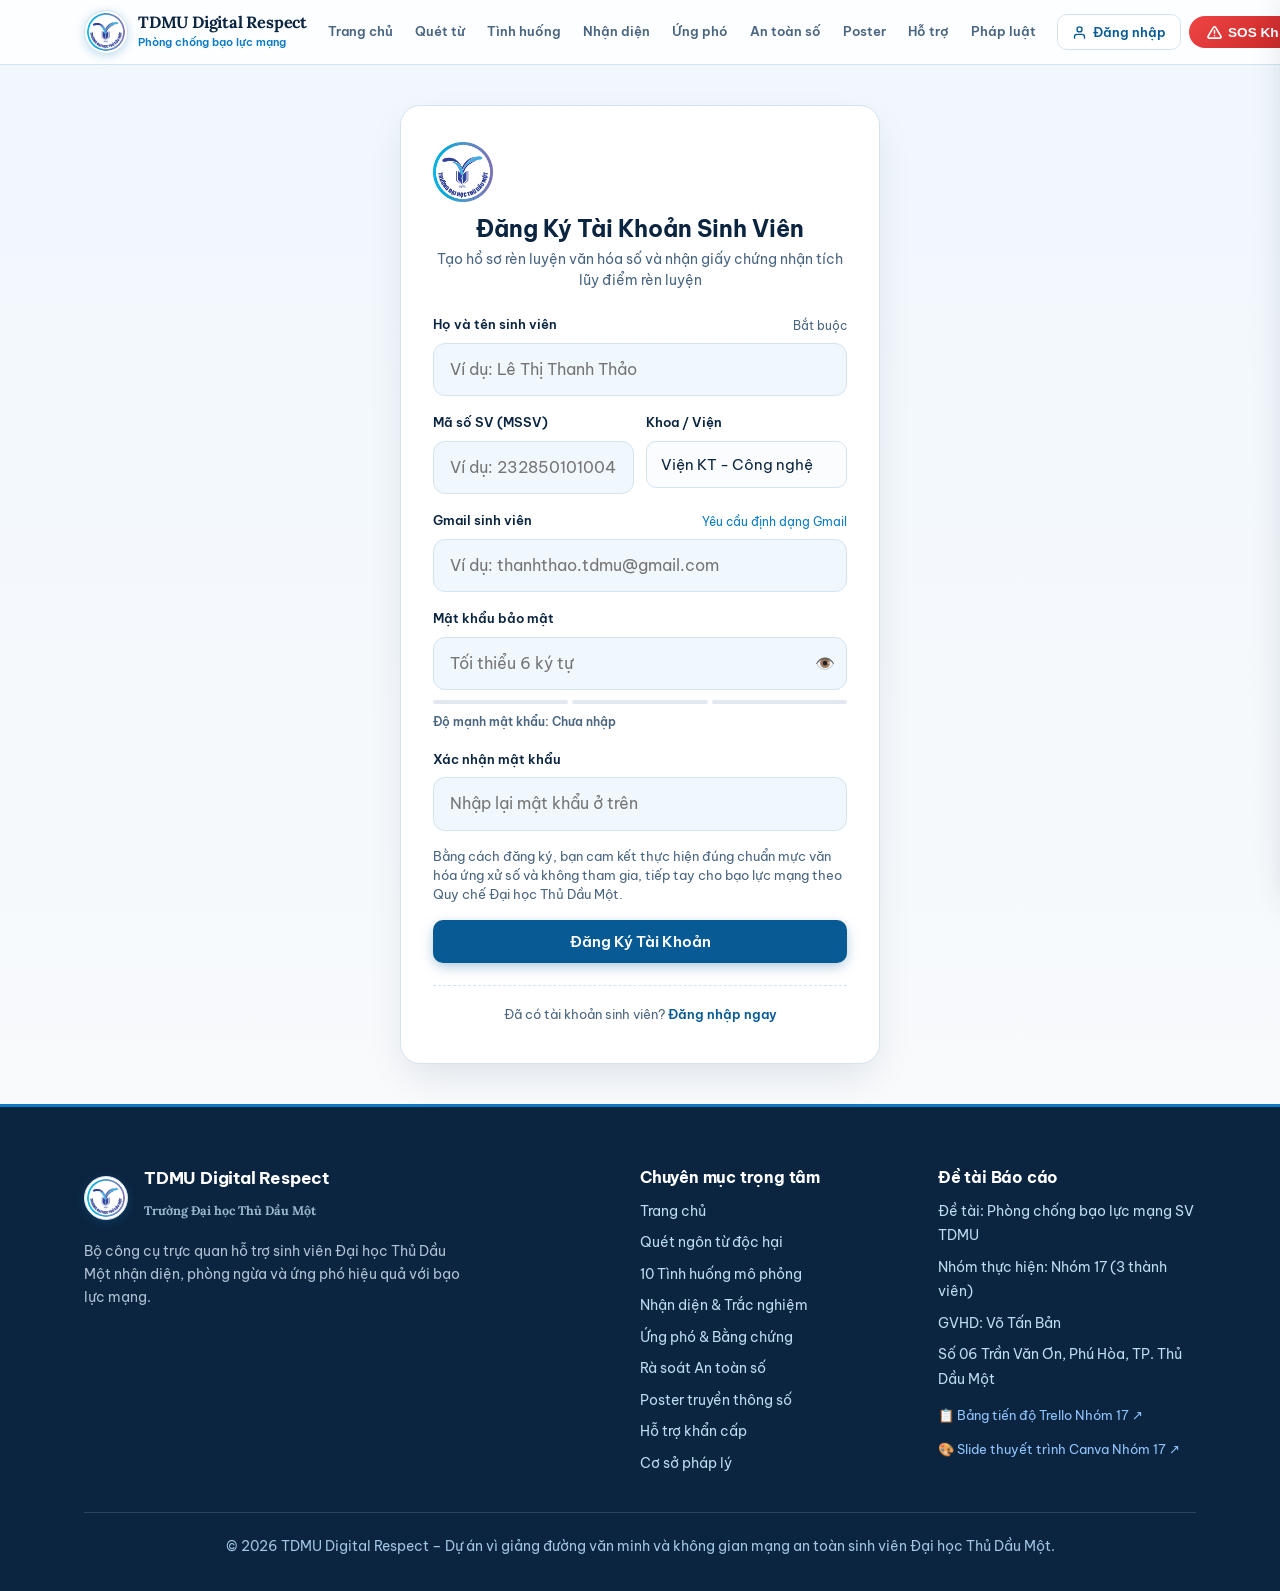
<file: dang-ky.html>
<!DOCTYPE html>
<html lang="vi">
<head>
  <meta charset="utf-8">
  <meta name="viewport" content="width=device-width, initial-scale=1">
  <title>Đăng Ký Tài Khoản Sinh Viên – TDMU Digital Respect</title>
  <meta name="description" content="Đăng ký tài khoản sinh viên Trường Đại học Thủ Dầu Một để tham gia rèn luyện văn hóa mạng và cấp chứng nhận.">
  <meta name="theme-color" content="#0B7BC4">
  <link rel="preconnect" href="https://fonts.googleapis.com">
  <link rel="stylesheet" href="https://fonts.googleapis.com/css2?family=Be+Vietnam+Pro:wght@300;400;500;600;700;800&family=Lora:wght@600;700&display=swap">
  <link rel="stylesheet" href="css/style.css">
</head>
<body>
  <header class="hd" id="top">
    <div class="pg" id="pg"></div>
    <div class="w">
      <a class="lg" href="index.html">
        <img class="tdmu-header-logo" src="assets/tdmu-logo.png" alt="Logo Trường Đại học Thủ Dầu Một" width="40" height="40">
        <div class="lg-meta">
          <span class="lg-name">TDMU Digital Respect</span>
          <span class="lg-sub">Phòng chống bạo lực mạng</span>
        </div>
      </a>
      <nav class="desktop-nav" aria-label="Điều hướng chính">
        <a href="index.html">Trang chủ</a>
        <a href="quet-tu.html">Quét từ</a>
        <a href="tinh-huong.html">Tình huống</a>
        <a href="nhan-dien.html">Nhận diện</a>
        <a href="ung-pho.html">Ứng phó</a>
        <a href="an-toan-so.html">An toàn số</a>
        <a href="poster.html">Poster</a>
        <a href="ho-tro.html">Hỗ trợ</a>
        <a href="phap-luat.html">Pháp luật</a>
      </nav>
      <div class="hd-actions">
        <button class="btn-sos open-sos" type="button" aria-label="Cứu trợ khẩn cấp">
          <svg width="15" height="15" viewBox="0 0 24 24" fill="none" stroke="currentColor" stroke-width="2.5" stroke-linecap="round" stroke-linejoin="round" aria-hidden="true">
            <path d="M10.29 3.86L1.82 18a2 2 0 0 0 1.71 3h16.94a2 2 0 0 0 1.71-3L13.71 3.86a2 2 0 0 0-3.42 0z" />
            <line x1="12" y1="9" x2="12" y2="13" />
            <line x1="12" y1="17" x2="12.01" y2="17" />
          </svg>
          <span class="sos-label">SOS Khẩn cấp</span>
        </button>
        <button id="mobileMenuBtn" class="mobile-menu-btn" type="button" aria-label="Mở menu điều hướng" aria-expanded="false">
          <svg class="icon-open" width="22" height="22" viewBox="0 0 24 24" fill="none" stroke="currentColor" stroke-width="2.3" stroke-linecap="round" stroke-linejoin="round" aria-hidden="true">
            <line x1="3" y1="6" x2="21" y2="6" />
            <line x1="3" y1="12" x2="21" y2="12" />
            <line x1="3" y1="18" x2="21" y2="18" />
          </svg>
          <svg class="icon-close" width="22" height="22" viewBox="0 0 24 24" fill="none" stroke="currentColor" stroke-width="2.3" stroke-linecap="round" stroke-linejoin="round" aria-hidden="true">
            <line x1="18" y1="6" x2="6" y2="18" />
            <line x1="6" y1="6" x2="18" y2="18" />
          </svg>
        </button>
      </div>
    </div>

    <div id="mobileNavBackdrop" class="mobile-nav-backdrop"></div>
    <div id="mobileNavDrawer" class="mobile-nav-drawer" aria-label="Menu di động">
      <div class="mobile-nav-header">
        <div class="mobile-nav-brand">
          <img class="tdmu-header-logo" src="assets/tdmu-logo.png" alt="Logo TDMU" width="34" height="34">
          <div>
            <b>TDMU Digital Respect</b>
            <span>Phòng chống bạo lực mạng SV TDMU</span>
          </div>
        </div>
        <button id="closeMobileNavBtn" class="close-mobile-nav" type="button" aria-label="Đóng menu">
          <svg width="20" height="20" viewBox="0 0 24 24" fill="none" stroke="currentColor" stroke-width="2.3" stroke-linecap="round" stroke-linejoin="round" aria-hidden="true">
            <line x1="18" y1="6" x2="6" y2="18" />
            <line x1="6" y1="6" x2="18" y2="18" />
          </svg>
        </button>
      </div>
      <div class="mobile-nav-list">
        <a class="mobile-nav-link" href="index.html">
          <span class="mn-icon">🏛️</span>
          <div class="mn-content">
            <b>Trang chủ & Tổng quan</b>
            <span>Đề tài Báo cáo Nhóm 17 – TDMU</span>
          </div>
        </a>
        <a class="mobile-nav-link" href="quet-tu.html">
          <span class="mn-icon">🔍</span>
          <div class="mn-content">
            <b>Quét từ ngữ độc hại</b>
            <span>Phát hiện công kích & xúc phạm</span>
          </div>
        </a>
        <a class="mobile-nav-link" href="tinh-huong.html">
          <span class="mn-icon">💬</span>
          <div class="mn-content">
            <b>10 Tình huống mô phỏng</b>
            <span>Thực hành xử lý chat thực tế</span>
          </div>
        </a>
        <a class="mobile-nav-link" href="nhan-dien.html">
          <span class="mn-icon">📝</span>
          <div class="mn-content">
            <b>Nhận diện & Trắc nghiệm</b>
            <span>10 câu hỏi kiểm tra kiến thức</span>
          </div>
        </a>
        <a class="mobile-nav-link" href="ung-pho.html">
          <span class="mn-icon">🛡️</span>
          <div class="mn-content">
            <b>Ứng phó & Lập chứng cứ</b>
            <span>Mẫu biên bản gửi Nhà trường</span>
          </div>
        </a>
        <a class="mobile-nav-link" href="an-toan-so.html">
          <span class="mn-icon">🔒</span>
          <div class="mn-content">
            <b>Rà soát An toàn số</b>
            <span>4 lớp bảo vệ tài khoản SV</span>
          </div>
        </a>
        <a class="mobile-nav-link" href="poster.html">
          <span class="mn-icon">🎨</span>
          <div class="mn-content">
            <b>Thư viện Poster số</b>
            <span>Ấn phẩm tuyên truyền học đường</span>
          </div>
        </a>
        <a class="mobile-nav-link" href="ho-tro.html">
          <span class="mn-icon">📞</span>
          <div class="mn-content">
            <b>Hỗ trợ & Đường dây nóng</b>
            <span>Phòng CTSV, Cố vấn học tập</span>
          </div>
        </a>
        <a class="mobile-nav-link" href="phap-luat.html">
          <span class="mn-icon">⚖️</span>
          <div class="mn-content">
            <b>Cơ sở pháp lý & Nội quy</b>
            <span>Văn hóa ứng xử số sinh viên</span>
          </div>
        </a>
      </div>
      <div class="mobile-nav-footer">
        <a class="btn-sos-call" href="tel:02743822518">
          <svg width="16" height="16" viewBox="0 0 24 24" fill="none" stroke="currentColor" stroke-width="2.5" stroke-linecap="round" stroke-linejoin="round" aria-hidden="true"><path d="M22 16.92v3a2 2 0 0 1-2.18 2 19.79 19.79 0 0 1-8.63-3.07 19.5 19.5 0 0 1-6-6 19.79 19.79 0 0 1-3.07-8.67A2 2 0 0 1 4.11 2h3a2 2 0 0 1 2 1.72 12.84 12.84 0 0 0 .7 2.81 2 2 0 0 1-.45 2.11L8.09 9.91a16 16 0 0 0 6 6l1.27-1.27a2 2 0 0 1 2.11-.45 12.84 12.84 0 0 0 2.81.7A2 2 0 0 1 22 16.92z"/></svg>
          Gọi ngay SOS Cứu trợ: 0274.3822.518
        </a>
      </div>
    </div>
  </header>

  <main>
    <div class="auth-wrapper">
      <div class="auth-card">
        <div class="auth-header">
          <img src="assets/tdmu-logo.png" alt="Logo Trường Đại học Thủ Dầu Một" class="auth-logo" width="60" height="60">
          <h1 class="auth-title">Đăng Ký Tài Khoản Sinh Viên</h1>
          <p class="auth-subtitle">Tạo hồ sơ rèn luyện văn hóa số và nhận giấy chứng nhận tích lũy điểm rèn luyện</p>
        </div>

        <div id="authAlert" style="display:none"></div>

        <form class="auth-form" id="registerForm">
          <div class="auth-field">
            <label class="auth-label" for="regName">
              <span>Họ và tên sinh viên</span>
              <span style="font-weight:400;font-size:.74rem;color:var(--mu)">Bắt buộc</span>
            </label>
            <input type="text" id="regName" class="auth-input" placeholder="Ví dụ: Lê Thị Thanh Thảo" required autocomplete="name">
          </div>

          <div style="display:grid;grid-template-columns:1fr 1fr;gap:12px">
            <div class="auth-field">
              <label class="auth-label" for="regId">
                <span>Mã số SV (MSSV)</span>
              </label>
              <input type="text" id="regId" class="auth-input" placeholder="Ví dụ: 2328501010045" required autocomplete="off">
            </div>

            <div class="auth-field">
              <label class="auth-label" for="regDept">
                <span>Khoa / Viện</span>
              </label>
              <select id="regDept" class="auth-input" style="cursor:pointer">
                <option value="Viện Kỹ thuật - Công nghệ">Viện KT - Công nghệ</option>
                <option value="Khoa Kinh tế & Quản trị">Khoa Kinh tế</option>
                <option value="Khoa Ngoại ngữ">Khoa Ngoại ngữ</option>
                <option value="Khoa Khoa học Xã hội & NV">Khoa KHXH&NV</option>
                <option value="Khoa Sư phạm">Khoa Sư phạm</option>
                <option value="Khoa Công nghệ Sinh học">Khoa CNSH</option>
                <option value="Khoa Luật">Khoa Luật</option>
                <option value="Khoa Kiến trúc">Khoa Kiến trúc</option>
              </select>
            </div>
          </div>

          <div class="auth-field">
            <label class="auth-label" for="regEmail">
              <span>Gmail sinh viên</span>
              <span style="font-weight:400;font-size:.74rem;color:var(--tl)">Yêu cầu định dạng Gmail</span>
            </label>
            <input type="email" id="regEmail" class="auth-input" placeholder="Ví dụ: thanhthao.tdmu@gmail.com" required autocomplete="email">
          </div>

          <div class="auth-field">
            <label class="auth-label" for="regPass">
              <span>Mật khẩu bảo mật</span>
            </label>
            <div class="auth-input-group">
              <input type="password" id="regPass" class="auth-input" placeholder="Tối thiểu 6 ký tự" required autocomplete="new-password">
              <span class="auth-input-icon" id="toggleRegPassBtn" title="Hiện/ẩn mật khẩu">👁️</span>
            </div>
            <div class="auth-strength-meter">
              <div class="auth-strength-bar" id="bar1"></div>
              <div class="auth-strength-bar" id="bar2"></div>
              <div class="auth-strength-bar" id="bar3"></div>
            </div>
            <span class="auth-strength-text" id="strengthText" style="color:var(--mu)">Độ mạnh mật khẩu: Chưa nhập</span>
          </div>

          <div class="auth-field">
            <label class="auth-label" for="regPassConfirm">
              <span>Xác nhận mật khẩu</span>
            </label>
            <input type="password" id="regPassConfirm" class="auth-input" placeholder="Nhập lại mật khẩu ở trên" required autocomplete="new-password">
          </div>

          <div style="font-size:.8rem;color:var(--mu);line-height:1.5">
            Bằng cách đăng ký, bạn cam kết thực hiện đúng chuẩn mực văn hóa ứng xử số và không tham gia, tiếp tay cho bạo lực mạng theo Quy chế Đại học Thủ Dầu Một.
          </div>

          <button type="submit" class="auth-btn-submit" id="submitRegBtn">
            Đăng Ký Tài Khoản
          </button>
        </form>

        <div class="auth-footer">
          <span>Đã có tài khoản sinh viên?</span>
          <a href="dang-nhap.html">Đăng nhập ngay</a>
        </div>
      </div>
    </div>
  </main>

  <footer>
    <div class="w">
      <div class="fg">
        <div>
          <div class="footer-logo">
            <img class="tdmu-header-logo" src="assets/tdmu-logo.png" alt="Logo Trường Đại học Thủ Dầu Một" width="44" height="44">
            <div style="margin-left:6px">
              <b style="display:block;font-size:1.05rem;color:#fff">TDMU Digital Respect</b>
              <span style="font-size:.78rem;opacity:.8;display:block">Trường Đại học Thủ Dầu Một</span>
            </div>
          </div>
          <p>Bộ công cụ trực quan hỗ trợ sinh viên Đại học Thủ Dầu Một nhận diện, phòng ngừa và ứng phó hiệu quả với bạo lực mạng.</p>
        </div>
        <div>
          <b>Chuyên mục trọng tâm</b>
          <a href="index.html">Trang chủ</a>
          <a href="quet-tu.html">Quét ngôn từ độc hại</a>
          <a href="tinh-huong.html">10 Tình huống mô phỏng</a>
          <a href="nhan-dien.html">Nhận diện & Trắc nghiệm</a>
          <a href="ung-pho.html">Ứng phó & Bằng chứng</a>
          <a href="an-toan-so.html">Rà soát An toàn số</a>
          <a href="poster.html">Poster truyền thông số</a>
          <a href="ho-tro.html">Hỗ trợ khẩn cấp</a>
          <a href="phap-luat.html">Cơ sở pháp lý</a>
        </div>
        <div>
          <b>Đề tài Báo cáo</b>
          <span>Đề tài: Phòng chống bạo lực mạng SV TDMU</span>
          <span>Nhóm thực hiện: Nhóm 17 (3 thành viên)</span>
          <span>GVHD: Võ Tấn Bản</span>
          <span>Số 06 Trần Văn Ơn, Phú Hòa, TP. Thủ Dầu Một</span>
          <a href="https://trello.com/b/yOmx5wkw" target="_blank" rel="noopener noreferrer" style="display:inline-flex;align-items:center;gap:6px;color:#93C5FD;margin-top:6px;font-size:.82rem;text-decoration:none">📋 Bảng tiến độ Trello Nhóm 17 ↗</a>
          <a href="https://canva.link/nbr83w5sgsaciqh" target="_blank" rel="noopener noreferrer" style="display:inline-flex;align-items:center;gap:6px;color:#93C5FD;margin-top:4px;font-size:.82rem;text-decoration:none">🎨 Slide thuyết trình Canva Nhóm 17 ↗</a>
        </div>
      </div>
      <hr class="footer-divider">
      <p style="margin:0;color:#A0C4E2;font-size:.86rem;text-align:center">© 2026 TDMU Digital Respect – Dự án vì giảng đường văn minh và không gian mạng an toàn sinh viên Đại học Thủ Dầu Một.</p>
    </div>
  </footer>

  <script src="js/main.js"></script>
  <script src="js/scanner.js"></script>
  <script src="js/interactive.js"></script>
  <script src="js/tools.js"></script>
  <script src="js/features.js"></script>
  <script>
    (function() {
      const alertBox = document.getElementById('authAlert');
      const regForm = document.getElementById('registerForm');
      const passInput = document.getElementById('regPass');
      const passConfirmInput = document.getElementById('regPassConfirm');
      const toggleRegPassBtn = document.getElementById('toggleRegPassBtn');
      const bar1 = document.getElementById('bar1');
      const bar2 = document.getElementById('bar2');
      const bar3 = document.getElementById('bar3');
      const strengthText = document.getElementById('strengthText');

      function showAlert(msg, type) {
        if (!alertBox) return;
        alertBox.className = 'auth-alert auth-alert-' + type;
        alertBox.style.display = 'flex';
        alertBox.innerHTML = '<span>' + (type === 'success' ? '✓' : type === 'error' ? '✕' : 'ℹ') + '</span><div>' + msg + '</div>';
      }

      if (toggleRegPassBtn && passInput) {
        toggleRegPassBtn.onclick = function() {
          if (passInput.type === 'password') {
            passInput.type = 'text';
            toggleRegPassBtn.textContent = '🔒';
          } else {
            passInput.type = 'password';
            toggleRegPassBtn.textContent = '👁️';
          }
        };
      }

      if (passInput) {
        passInput.oninput = function() {
          const val = passInput.value;
          let score = 0;
          if (val.length >= 6) score++;
          if (val.length >= 8 && /[A-Z]/.test(val) && /[0-9]/.test(val)) score++;
          if (val.length >= 10 && /[^A-Za-z0-9]/.test(val)) score++;

          if (val.length === 0) {
            bar1.style.background = '#E2E8F0';
            bar2.style.background = '#E2E8F0';
            bar3.style.background = '#E2E8F0';
            strengthText.textContent = 'Độ mạnh mật khẩu: Chưa nhập';
            strengthText.style.color = 'var(--mu)';
          } else if (score <= 1) {
            bar1.style.background = '#EF4444';
            bar2.style.background = '#E2E8F0';
            bar3.style.background = '#E2E8F0';
            strengthText.textContent = 'Độ mạnh mật khẩu: Yếu (Nên thêm chữ hoa, số và ký tự đặc biệt)';
            strengthText.style.color = '#DC2626';
          } else if (score === 2) {
            bar1.style.background = '#F59E0B';
            bar2.style.background = '#F59E0B';
            bar3.style.background = '#E2E8F0';
            strengthText.textContent = 'Độ mạnh mật khẩu: Trung bình (Khá an toàn)';
            strengthText.style.color = '#B45309';
          } else {
            bar1.style.background = '#10B981';
            bar2.style.background = '#10B981';
            bar3.style.background = '#10B981';
            strengthText.textContent = 'Độ mạnh mật khẩu: Rất mạnh (Đạt chuẩn an ninh mạng TDMU)';
            strengthText.style.color = '#059669';
          }
        };
      }

      if (regForm) {
        regForm.onsubmit = function(e) {
          e.preventDefault();
          const name = document.getElementById('regName').value.trim();
          const id = document.getElementById('regId').value.trim();
          const dept = document.getElementById('regDept').value;
          const email = document.getElementById('regEmail').value.trim().toLowerCase();
          const pass = passInput.value;
          const passConfirm = passConfirmInput.value;

          if (!name || !id || !email || !pass) {
            showAlert('Vui lòng điền đầy đủ tất cả các trường thông tin!', 'error');
            return;
          }

          if (!email.includes('@gmail.com') && !email.includes('@student.tdmu.edu.vn')) {
            showAlert('Tất cả tài khoản phải sử dụng định dạng Gmail (@gmail.com hoặc @student.tdmu.edu.vn)!', 'error');
            return;
          }

          if (pass.length < 6) {
            showAlert('Mật khẩu phải có tối thiểu 6 ký tự để đảm bảo an toàn số!', 'error');
            return;
          }

          if (pass !== passConfirm) {
            showAlert('Mật khẩu xác nhận không khớp! Vui lòng kiểm tra lại.', 'error');
            return;
          }

          const users = window.TDMU_AUTH ? window.TDMU_AUTH.getStoredUsers() : [];
          if (users.some(u => u.email.toLowerCase() === email)) {
            showAlert('Địa chỉ Gmail này đã được đăng ký trên hệ thống. Vui lòng đăng nhập hoặc dùng Gmail khác!', 'error');
            return;
          }

          const newUser = {
            name: name,
            id: id,
            email: email,
            pass: pass,
            dept: dept
          };

          users.push(newUser);
          try {
            localStorage.setItem('tdmu_users', JSON.stringify(users));
          } catch (err) {}

          showAlert('Đăng ký tài khoản thành công! Hệ thống đang chuyển bạn đến trang Đăng nhập...', 'success');
          const params = new URLSearchParams(window.location.search);
          const redir = params.get('redirect') ? '&redirect=' + encodeURIComponent(params.get('redirect')) : '';
          setTimeout(function() {
            window.location.href = 'dang-nhap.html?registered=true&email=' + encodeURIComponent(email) + redir;
          }, 1000);
        };
      }
    })();
  </script>
</body>
</html>
</file>
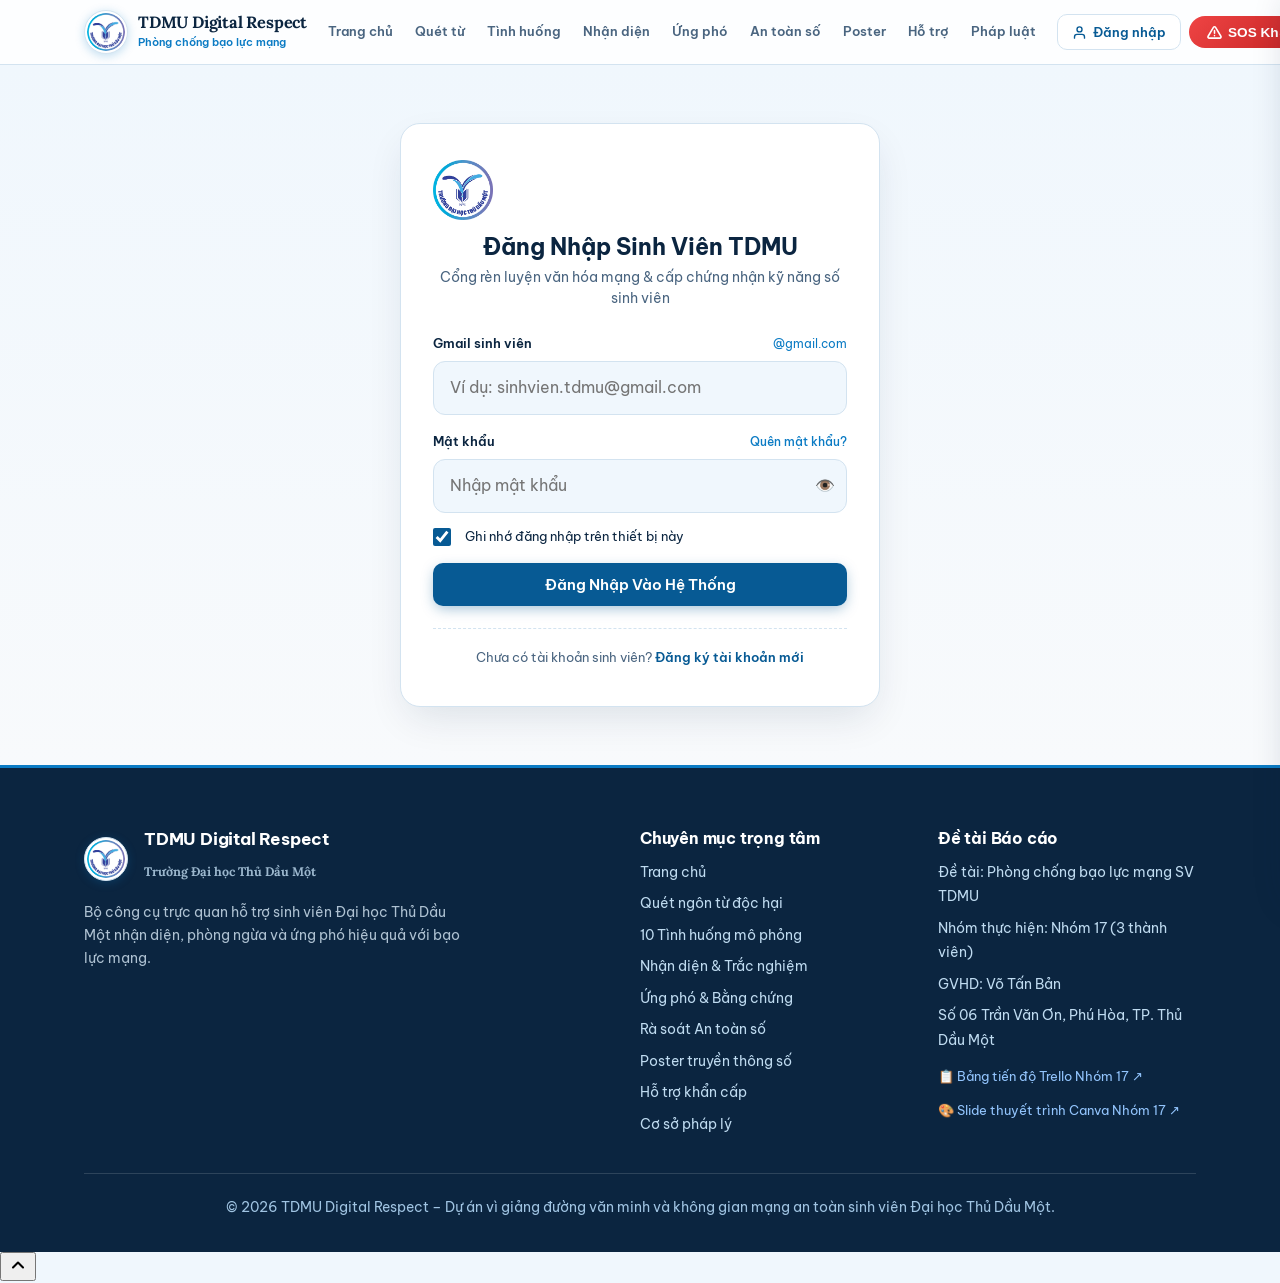
<file: dang-nhap.html>
<!DOCTYPE html>
<html lang="vi">
<head>
  <meta charset="utf-8">
  <meta name="viewport" content="width=device-width, initial-scale=1">
  <title>Đăng Nhập Tài Khoản Sinh Viên – TDMU Digital Respect</title>
  <meta name="description" content="Đăng nhập tài khoản sinh viên Đại học Thủ Dầu Một trên hệ thống TDMU Digital Respect.">
  <meta name="theme-color" content="#0B7BC4">
  <link rel="preconnect" href="https://fonts.googleapis.com">
  <link rel="stylesheet" href="https://fonts.googleapis.com/css2?family=Be+Vietnam+Pro:wght@300;400;500;600;700;800&family=Lora:wght@600;700&display=swap">
  <link rel="stylesheet" href="css/style.css">
</head>
<body>
  <header class="hd" id="top">
    <div class="pg" id="pg"></div>
    <div class="w">
      <a class="lg" href="index.html">
        <img class="tdmu-header-logo" src="assets/tdmu-logo.png" alt="Logo Trường Đại học Thủ Dầu Một" width="40" height="40">
        <div class="lg-meta">
          <span class="lg-name">TDMU Digital Respect</span>
          <span class="lg-sub">Phòng chống bạo lực mạng</span>
        </div>
      </a>
      <nav class="desktop-nav" aria-label="Điều hướng chính">
        <a href="index.html">Trang chủ</a>
        <a href="quet-tu.html">Quét từ</a>
        <a href="tinh-huong.html">Tình huống</a>
        <a href="nhan-dien.html">Nhận diện</a>
        <a href="ung-pho.html">Ứng phó</a>
        <a href="an-toan-so.html">An toàn số</a>
        <a href="poster.html">Poster</a>
        <a href="ho-tro.html">Hỗ trợ</a>
        <a href="phap-luat.html">Pháp luật</a>
      </nav>
      <div class="hd-actions">
        <button class="btn-sos open-sos" type="button" aria-label="Cứu trợ khẩn cấp">
          <svg width="15" height="15" viewBox="0 0 24 24" fill="none" stroke="currentColor" stroke-width="2.5" stroke-linecap="round" stroke-linejoin="round" aria-hidden="true">
            <path d="M10.29 3.86L1.82 18a2 2 0 0 0 1.71 3h16.94a2 2 0 0 0 1.71-3L13.71 3.86a2 2 0 0 0-3.42 0z" />
            <line x1="12" y1="9" x2="12" y2="13" />
            <line x1="12" y1="17" x2="12.01" y2="17" />
          </svg>
          <span class="sos-label">SOS Khẩn cấp</span>
        </button>
        <button id="mobileMenuBtn" class="mobile-menu-btn" type="button" aria-label="Mở menu điều hướng" aria-expanded="false">
          <svg class="icon-open" width="22" height="22" viewBox="0 0 24 24" fill="none" stroke="currentColor" stroke-width="2.3" stroke-linecap="round" stroke-linejoin="round" aria-hidden="true">
            <line x1="3" y1="6" x2="21" y2="6" />
            <line x1="3" y1="12" x2="21" y2="12" />
            <line x1="3" y1="18" x2="21" y2="18" />
          </svg>
          <svg class="icon-close" width="22" height="22" viewBox="0 0 24 24" fill="none" stroke="currentColor" stroke-width="2.3" stroke-linecap="round" stroke-linejoin="round" aria-hidden="true">
            <line x1="18" y1="6" x2="6" y2="18" />
            <line x1="6" y1="6" x2="18" y2="18" />
          </svg>
        </button>
      </div>
    </div>

    <div id="mobileNavBackdrop" class="mobile-nav-backdrop"></div>
    <div id="mobileNavDrawer" class="mobile-nav-drawer" aria-label="Menu di động">
      <div class="mobile-nav-header">
        <div class="mobile-nav-brand">
          <img class="tdmu-header-logo" src="assets/tdmu-logo.png" alt="Logo TDMU" width="34" height="34">
          <div>
            <b>TDMU Digital Respect</b>
            <span>Phòng chống bạo lực mạng SV TDMU</span>
          </div>
        </div>
        <button id="closeMobileNavBtn" class="close-mobile-nav" type="button" aria-label="Đóng menu">
          <svg width="20" height="20" viewBox="0 0 24 24" fill="none" stroke="currentColor" stroke-width="2.3" stroke-linecap="round" stroke-linejoin="round" aria-hidden="true">
            <line x1="18" y1="6" x2="6" y2="18" />
            <line x1="6" y1="6" x2="18" y2="18" />
          </svg>
        </button>
      </div>
      <div class="mobile-nav-list">
        <a class="mobile-nav-link" href="index.html">
          <span class="mn-icon">🏛️</span>
          <div class="mn-content">
            <b>Trang chủ & Tổng quan</b>
            <span>Đề tài Báo cáo Nhóm 17 – TDMU</span>
          </div>
        </a>
        <a class="mobile-nav-link" href="quet-tu.html">
          <span class="mn-icon">🔍</span>
          <div class="mn-content">
            <b>Quét từ ngữ độc hại</b>
            <span>Phát hiện công kích & xúc phạm</span>
          </div>
        </a>
        <a class="mobile-nav-link" href="tinh-huong.html">
          <span class="mn-icon">💬</span>
          <div class="mn-content">
            <b>10 Tình huống mô phỏng</b>
            <span>Thực hành xử lý chat thực tế</span>
          </div>
        </a>
        <a class="mobile-nav-link" href="nhan-dien.html">
          <span class="mn-icon">📝</span>
          <div class="mn-content">
            <b>Nhận diện & Trắc nghiệm</b>
            <span>10 câu hỏi kiểm tra kiến thức</span>
          </div>
        </a>
        <a class="mobile-nav-link" href="ung-pho.html">
          <span class="mn-icon">🛡️</span>
          <div class="mn-content">
            <b>Ứng phó & Lập chứng cứ</b>
            <span>Mẫu biên bản gửi Nhà trường</span>
          </div>
        </a>
        <a class="mobile-nav-link" href="an-toan-so.html">
          <span class="mn-icon">🔒</span>
          <div class="mn-content">
            <b>Rà soát An toàn số</b>
            <span>4 lớp bảo vệ tài khoản SV</span>
          </div>
        </a>
        <a class="mobile-nav-link" href="poster.html">
          <span class="mn-icon">🎨</span>
          <div class="mn-content">
            <b>Thư viện Poster số</b>
            <span>Ấn phẩm tuyên truyền học đường</span>
          </div>
        </a>
        <a class="mobile-nav-link" href="ho-tro.html">
          <span class="mn-icon">📞</span>
          <div class="mn-content">
            <b>Hỗ trợ & Đường dây nóng</b>
            <span>Phòng CTSV, Cố vấn học tập</span>
          </div>
        </a>
        <a class="mobile-nav-link" href="phap-luat.html">
          <span class="mn-icon">⚖️</span>
          <div class="mn-content">
            <b>Cơ sở pháp lý & Nội quy</b>
            <span>Văn hóa ứng xử số sinh viên</span>
          </div>
        </a>
      </div>
      <div class="mobile-nav-footer">
        <a class="btn-sos-call" href="tel:02743822518">
          <svg width="16" height="16" viewBox="0 0 24 24" fill="none" stroke="currentColor" stroke-width="2.5" stroke-linecap="round" stroke-linejoin="round" aria-hidden="true"><path d="M22 16.92v3a2 2 0 0 1-2.18 2 19.79 19.79 0 0 1-8.63-3.07 19.5 19.5 0 0 1-6-6 19.79 19.79 0 0 1-3.07-8.67A2 2 0 0 1 4.11 2h3a2 2 0 0 1 2 1.72 12.84 12.84 0 0 0 .7 2.81 2 2 0 0 1-.45 2.11L8.09 9.91a16 16 0 0 0 6 6l1.27-1.27a2 2 0 0 1 2.11-.45 12.84 12.84 0 0 0 2.81.7A2 2 0 0 1 22 16.92z"/></svg>
          Gọi ngay SOS Cứu trợ: 0274.3822.518
        </a>
      </div>
    </div>
  </header>

  <main>
    <div class="auth-wrapper">
      <div class="auth-card">
        <div class="auth-header">
          <img src="assets/tdmu-logo.png" alt="Logo Trường Đại học Thủ Dầu Một" class="auth-logo" width="60" height="60">
          <h1 class="auth-title">Đăng Nhập Sinh Viên TDMU</h1>
          <p class="auth-subtitle">Cổng rèn luyện văn hóa mạng & cấp chứng nhận kỹ năng số sinh viên</p>
        </div>

        <div id="authAlert" style="display:none"></div>

        <form class="auth-form" id="loginForm">
          <div class="auth-field">
            <label class="auth-label" for="loginEmail">
              <span>Gmail sinh viên</span>
              <span style="font-weight:400;font-size:.74rem;color:var(--tl)">@gmail.com</span>
            </label>
            <input type="email" id="loginEmail" class="auth-input" placeholder="Ví dụ: sinhvien.tdmu@gmail.com" required autocomplete="email">
          </div>

          <div class="auth-field">
            <label class="auth-label" for="loginPass">
              <span>Mật khẩu</span>
              <a href="quen-mat-khau.html" style="font-size:.76rem;color:var(--tl);text-decoration:none;font-weight:500">Quên mật khẩu?</a>
            </label>
            <div class="auth-input-group">
              <input type="password" id="loginPass" class="auth-input" placeholder="Nhập mật khẩu" required autocomplete="current-password">
              <span class="auth-input-icon" id="togglePassBtn" title="Hiện/ẩn mật khẩu">👁️</span>
            </div>
          </div>

          <div style="display:flex;align-items:center;justify-content:space-between;margin-top:-4px">
            <label style="display:flex;align-items:center;gap:6px;font-size:.82rem;color:var(--ink);cursor:pointer">
              <input type="checkbox" id="rememberMe" checked style="accent-color:#075A94">
              <span>Ghi nhớ đăng nhập trên thiết bị này</span>
            </label>
          </div>

          <button type="submit" class="auth-btn-submit" id="submitLoginBtn">
            Đăng Nhập Vào Hệ Thống
          </button>
        </form>

        <div class="auth-footer">
          <span>Chưa có tài khoản sinh viên?</span>
          <a href="dang-ky.html">Đăng ký tài khoản mới</a>
        </div>
      </div>
    </div>
  </main>

  <footer>
    <div class="w">
      <div class="fg">
        <div>
          <div class="footer-logo">
            <img class="tdmu-header-logo" src="assets/tdmu-logo.png" alt="Logo Trường Đại học Thủ Dầu Một" width="44" height="44">
            <div style="margin-left:6px">
              <b style="display:block;font-size:1.05rem;color:#fff">TDMU Digital Respect</b>
              <span style="font-size:.78rem;opacity:.8;display:block">Trường Đại học Thủ Dầu Một</span>
            </div>
          </div>
          <p>Bộ công cụ trực quan hỗ trợ sinh viên Đại học Thủ Dầu Một nhận diện, phòng ngừa và ứng phó hiệu quả với bạo lực mạng.</p>
        </div>
        <div>
          <b>Chuyên mục trọng tâm</b>
          <a href="index.html">Trang chủ</a>
          <a href="quet-tu.html">Quét ngôn từ độc hại</a>
          <a href="tinh-huong.html">10 Tình huống mô phỏng</a>
          <a href="nhan-dien.html">Nhận diện & Trắc nghiệm</a>
          <a href="ung-pho.html">Ứng phó & Bằng chứng</a>
          <a href="an-toan-so.html">Rà soát An toàn số</a>
          <a href="poster.html">Poster truyền thông số</a>
          <a href="ho-tro.html">Hỗ trợ khẩn cấp</a>
          <a href="phap-luat.html">Cơ sở pháp lý</a>
        </div>
        <div>
          <b>Đề tài Báo cáo</b>
          <span>Đề tài: Phòng chống bạo lực mạng SV TDMU</span>
          <span>Nhóm thực hiện: Nhóm 17 (3 thành viên)</span>
          <span>GVHD: Võ Tấn Bản</span>
          <span>Số 06 Trần Văn Ơn, Phú Hòa, TP. Thủ Dầu Một</span>
          <a href="https://trello.com/b/yOmx5wkw" target="_blank" rel="noopener noreferrer" style="display:inline-flex;align-items:center;gap:6px;color:#93C5FD;margin-top:6px;font-size:.82rem;text-decoration:none">📋 Bảng tiến độ Trello Nhóm 17 ↗</a>
          <a href="https://canva.link/nbr83w5sgsaciqh" target="_blank" rel="noopener noreferrer" style="display:inline-flex;align-items:center;gap:6px;color:#93C5FD;margin-top:4px;font-size:.82rem;text-decoration:none">🎨 Slide thuyết trình Canva Nhóm 17 ↗</a>
        </div>
      </div>
      <hr class="footer-divider">
      <p style="margin:0;color:#A0C4E2;font-size:.86rem;text-align:center">© 2026 TDMU Digital Respect – Dự án vì giảng đường văn minh và không gian mạng an toàn sinh viên Đại học Thủ Dầu Một.</p>
    </div>
  </footer>

  <div class="modal-overlay" id="sosModal">
    <div class="modal-box">
      <button class="modal-close close-sos" type="button" aria-label="Đóng">&times;</button>
      <div style="display:flex;align-items:center;gap:12px;margin-bottom:16px">
        <div style="width:44px;height:44px;border-radius:12px;background:#FEE2E2;display:grid;place-items:center;color:#DC2626">
          <svg width="24" height="24" viewBox="0 0 24 24" fill="none" stroke="currentColor" stroke-width="2.4" stroke-linecap="round" stroke-linejoin="round" aria-hidden="true"><path d="M10.29 3.86L1.82 18a2 2 0 0 0 1.71 3h16.94a2 2 0 0 0 1.71-3L13.71 3.86a2 2 0 0 0-3.42 0z"/><line x1="12" y1="9" x2="12" y2="13"/><line x1="12" y1="17" x2="12.01" y2="17"/></svg>
        </div>
        <div>
          <h3 style="margin:0;color:#DC2626;font-size:1.3rem">Hỗ trợ khẩn cấp 24/7</h3>
          <span style="font-size:.85rem;color:var(--mu)">Đừng chịu đựng một mình – Hãy liên hệ các kênh dưới đây ngay</span>
        </div>
      </div>
      <div class="sos-card">
        <div class="sos-num">0274.3822.518</div>
        <p style="margin:4px 0 0;font-size:.92rem;color:var(--ink)"><b>Phòng Công tác Sinh viên (CTSV) – ĐH Thủ Dầu Một</b><br>Hỗ trợ tư vấn tâm lý, can thiệp xử lý vi phạm học đường và bảo vệ sinh viên.</p>
      </div>
      <div class="sos-card">
        <div class="sos-num">113 / 0274.3822.454</div>
        <p style="margin:4px 0 0;font-size:.92rem;color:var(--ink)"><b>Công an Phường Phú Hòa & TP. Thủ Dầu Một</b><br>Tiếp nhận trình báo đe dọa thân thể, cưỡng đoạt tài sản, tống tiền qua mạng.</p>
      </div>
      <div class="sos-card">
        <div class="sos-num">111</div>
        <p style="margin:4px 0 0;font-size:.92rem;color:var(--ink)"><b>Tổng đài Quốc gia Bảo vệ Trẻ em & Thanh thiếu niên</b><br>Tư vấn khủng hoảng tâm lý trực tuyến 24/7 hoàn toàn miễn phí.</p>
      </div>
      <button class="btn close-sos" type="button" style="width:100%;justify-content:center;margin-top:14px">Đã hiểu & Đóng thông báo</button>
    </div>
  </div>

  <button class="tp" id="topBtn" type="button" aria-label="Lên đầu trang">
    <svg width="20" height="20" viewBox="0 0 24 24" fill="none" stroke="currentColor" stroke-width="2.5" stroke-linecap="round" stroke-linejoin="round" aria-hidden="true"><polyline points="18 15 12 9 6 15"/></svg>
  </button>

  <script src="js/main.js"></script>
  <script src="js/scanner.js"></script>
  <script src="js/interactive.js"></script>
  <script src="js/tools.js"></script>
  <script src="js/features.js"></script>
  <script>
    (function() {
      const alertBox = document.getElementById('authAlert');
      const emailInput = document.getElementById('loginEmail');
      const passInput = document.getElementById('loginPass');
      const loginForm = document.getElementById('loginForm');
      const togglePassBtn = document.getElementById('togglePassBtn');

      function showAlert(msg, type) {
        if (!alertBox) return;
        alertBox.className = 'auth-alert auth-alert-' + type;
        alertBox.style.display = 'flex';
        alertBox.innerHTML = '<span>' + (type === 'success' ? '✓' : type === 'error' ? '✕' : 'ℹ') + '</span><div>' + msg + '</div>';
      }

      const params = new URLSearchParams(window.location.search);
      if (params.get('registered') === 'true') {
        const prefillEmail = params.get('email') || '';
        if (prefillEmail && emailInput) emailInput.value = prefillEmail;
        showAlert('Đăng ký tài khoản thành công! Vui lòng nhập mật khẩu để đăng nhập.', 'success');
      } else if (params.get('reset') === 'true') {
        const prefillEmail = params.get('email') || '';
        if (prefillEmail && emailInput) emailInput.value = prefillEmail;
        showAlert('Đặt lại mật khẩu thành công! Vui lòng đăng nhập với mật khẩu mới.', 'success');
      }

      if (togglePassBtn && passInput) {
        togglePassBtn.onclick = function() {
          if (passInput.type === 'password') {
            passInput.type = 'text';
            togglePassBtn.textContent = '🔒';
          } else {
            passInput.type = 'password';
            togglePassBtn.textContent = '👁️';
          }
        };
      }

      if (loginForm) {
        loginForm.onsubmit = function(e) {
          e.preventDefault();
          const email = emailInput ? emailInput.value.trim().toLowerCase() : '';
          const pass = passInput ? passInput.value : '';

          if (!email || !pass) {
            showAlert('Vui lòng nhập đầy đủ Gmail và mật khẩu!', 'error');
            return;
          }

          if (!email.includes('@gmail.com') && !email.includes('@student.tdmu.edu.vn')) {
            showAlert('Hệ thống chỉ chấp nhận địa chỉ Gmail (@gmail.com hoặc @student.tdmu.edu.vn)!', 'error');
            return;
          }

          const users = window.TDMU_AUTH ? window.TDMU_AUTH.getStoredUsers() : [];
          const user = users.find(u => u.email.toLowerCase() === email && u.pass === pass);

          if (user) {
            showAlert('Đăng nhập thành công! Chào mừng <b>' + user.name + '</b>. Đang chuyển hướng...', 'success');
            if (window.TDMU_AUTH) window.TDMU_AUTH.setCurrentUser(user);
            const redirectTarget = params.get('redirect') ? decodeURIComponent(params.get('redirect')) : 'index.html';
            setTimeout(function() {
              window.location.href = redirectTarget;
            }, 800);
          } else {
            showAlert('Gmail hoặc mật khẩu chưa chính xác. Vui lòng kiểm tra lại!', 'error');
          }
        };
      }

      const regLinks = document.querySelectorAll('a[href="dang-ky.html"]');
      if (params.get('redirect')) {
        regLinks.forEach(function(l) {
          l.href = 'dang-ky.html?redirect=' + encodeURIComponent(params.get('redirect'));
        });
      }
    })();
  </script>
</body>
</html>
</file>
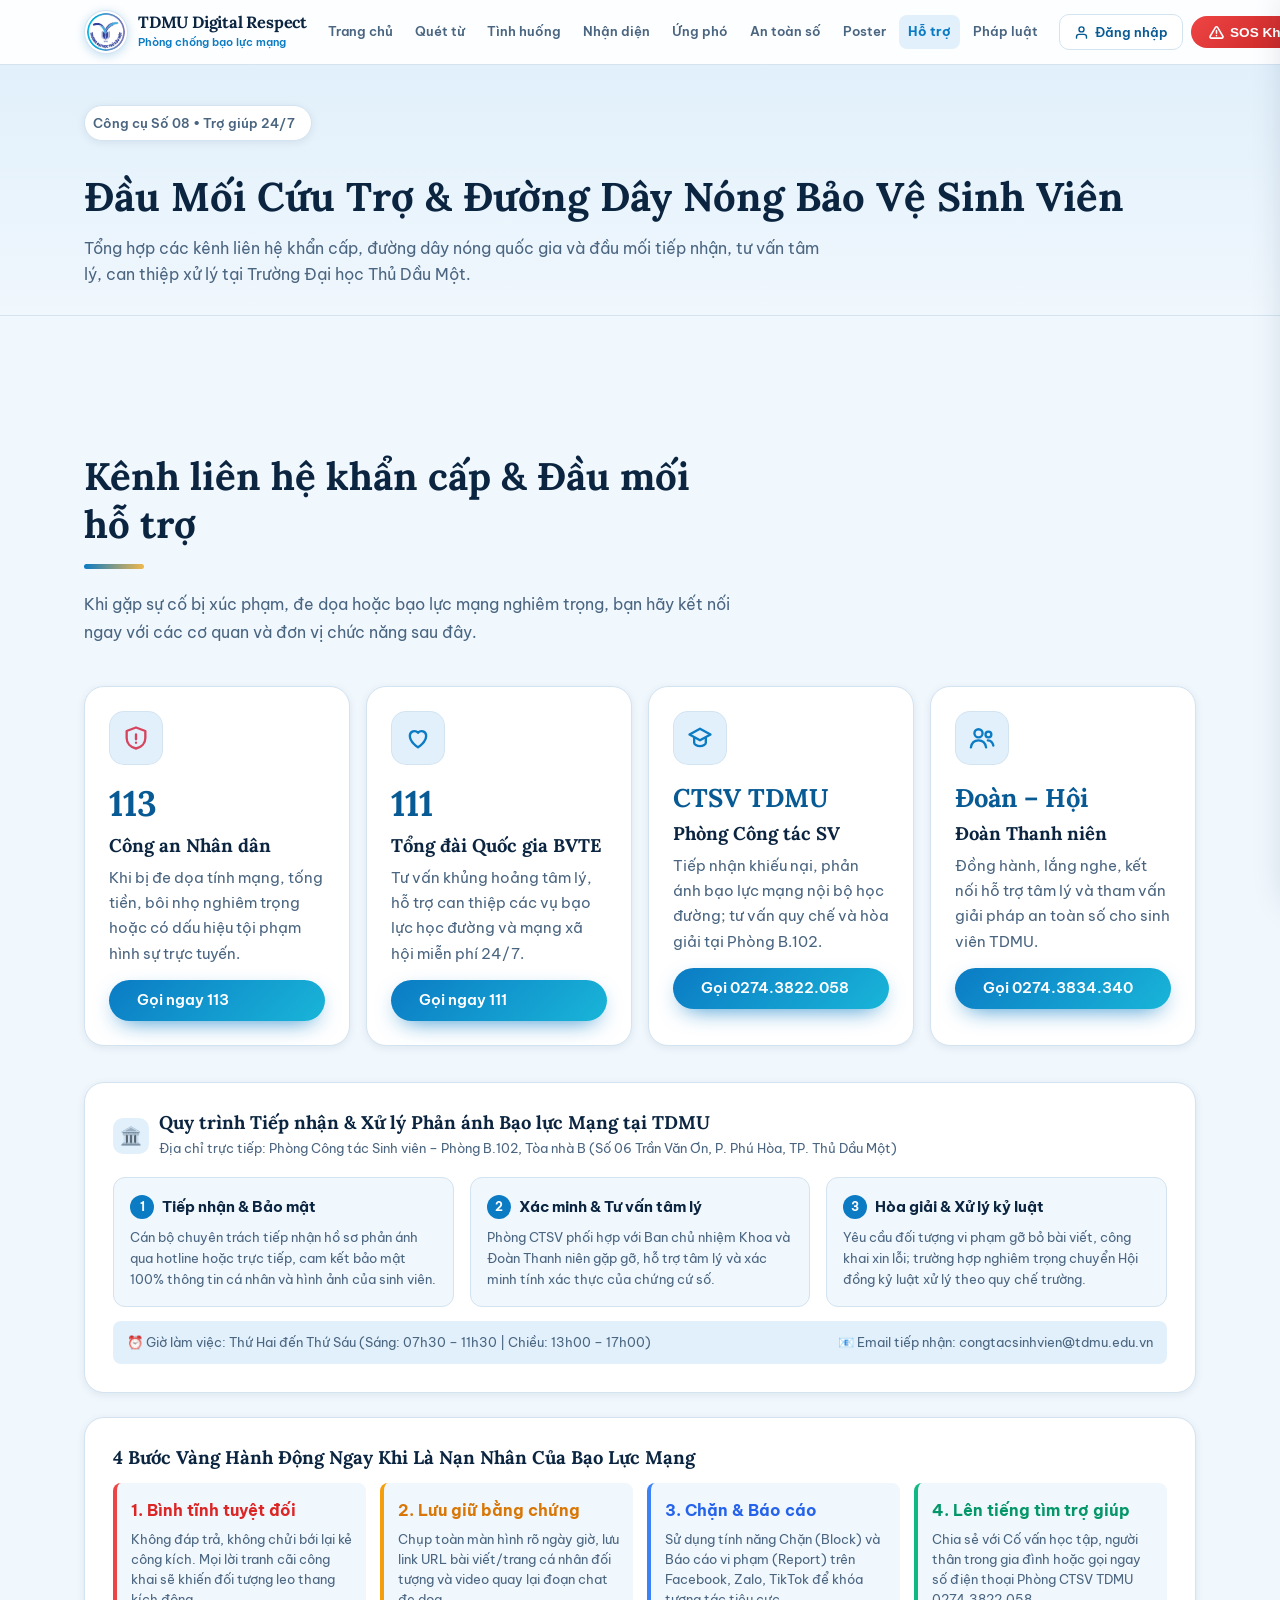
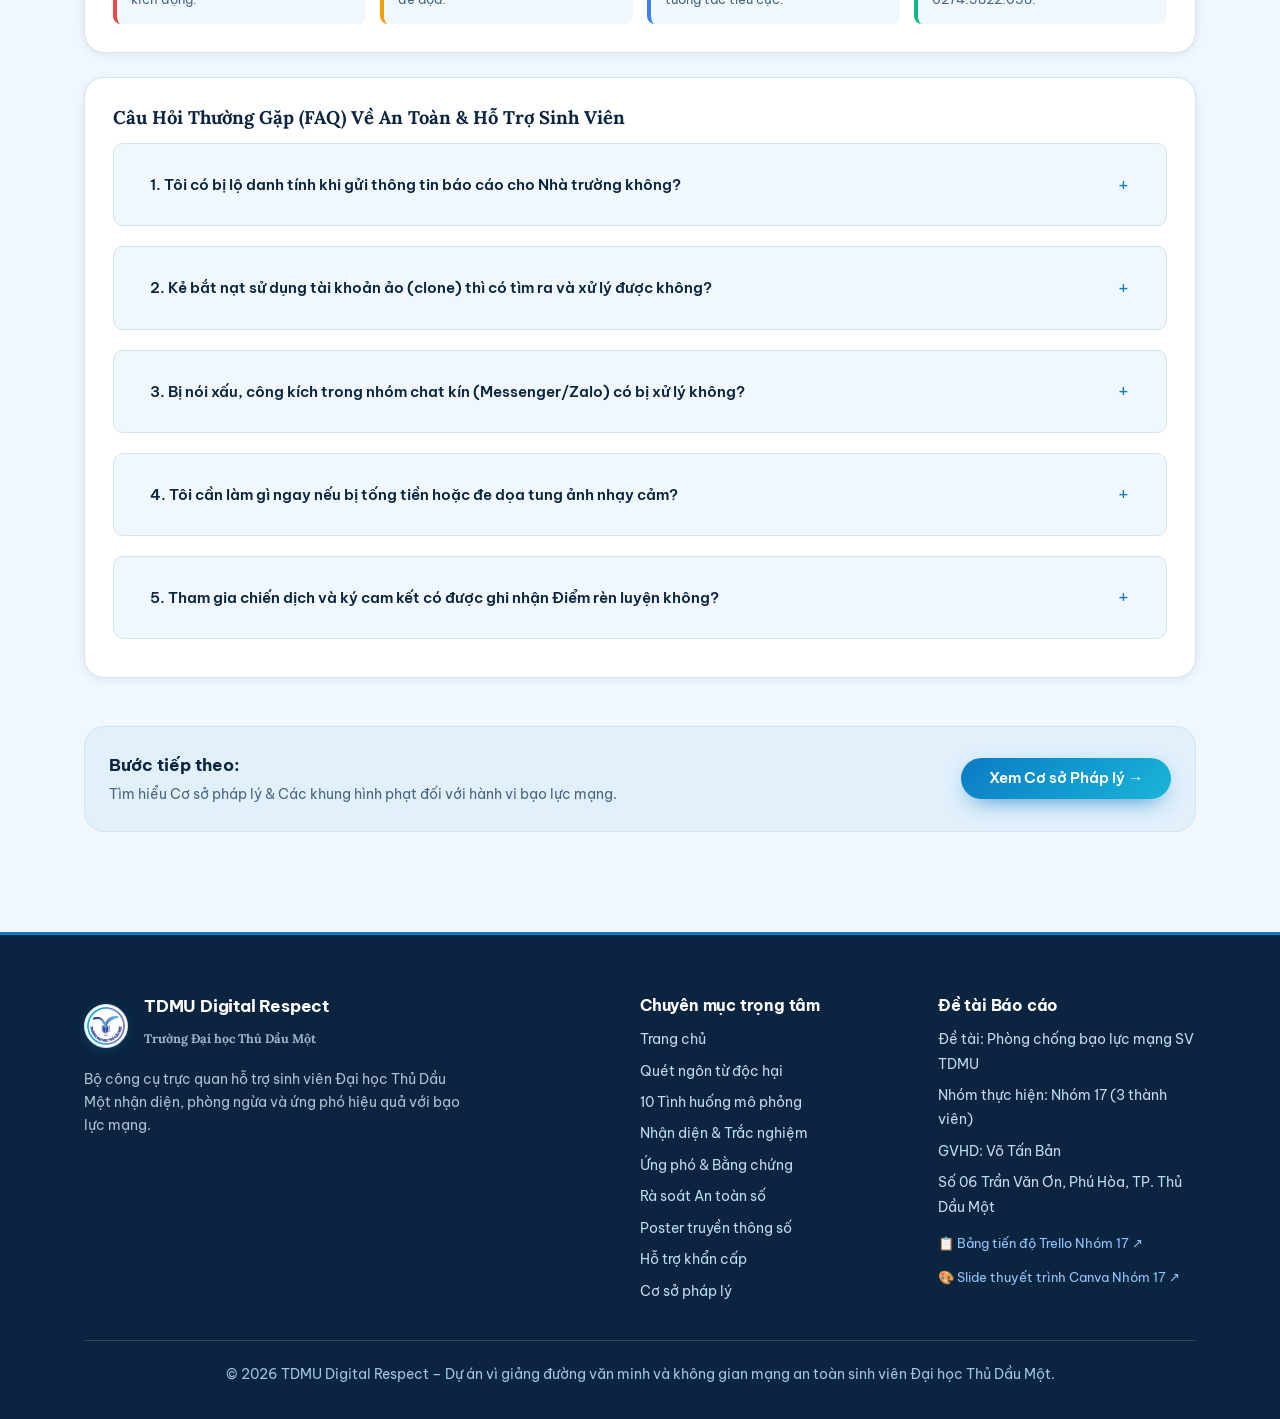
<file: ho-tro.html>
<!DOCTYPE html>
<html lang="vi">
<head>
<meta charset="utf-8">
<meta name="viewport" content="width=device-width, initial-scale=1">
<title>Đầu Mối Cứu Trợ & Đường Dây Nóng – TDMU Digital Respect</title>
<meta name="description" content="Đề tài Báo cáo môn học: Website phòng chống bạo lực mạng sinh viên Thủ Dầu Một – Nhóm 17. GVHD: Võ Tấn Bản.">
<meta name="theme-color" content="#0B7BC4">
<link rel="preconnect" href="https://fonts.googleapis.com">
<link rel="stylesheet" href="https://fonts.googleapis.com/css2?family=Be+Vietnam+Pro:wght@300;400;500;600;700;800&family=Lora:wght@600;700&display=swap">
<link rel="stylesheet" href="css/style.css">
</head>
<body>
<header class="hd" id="top">
  <div class="pg" id="pg"></div>
  <div class="w">
    <a class="lg" href="index.html">
      <img class="tdmu-header-logo" src="assets/tdmu-logo.png" alt="Logo Trường Đại học Thủ Dầu Một" width="40" height="40">
      <div class="lg-meta">
        <span class="lg-name">TDMU Digital Respect</span>
        <span class="lg-sub">Phòng chống bạo lực mạng</span>
      </div>
    </a>
    <nav class="desktop-nav" aria-label="Điều hướng chính">
      <a href="index.html">Trang chủ</a>
      <a href="quet-tu.html">Quét từ</a>
      <a href="tinh-huong.html">Tình huống</a>
      <a href="nhan-dien.html">Nhận diện</a>
      <a href="ung-pho.html">Ứng phó</a>
      <a href="an-toan-so.html">An toàn số</a>
      <a href="poster.html">Poster</a>
      <a href="ho-tro.html" class="on">Hỗ trợ</a>
      <a href="phap-luat.html">Pháp luật</a>
    </nav>
    <div class="hd-actions">
      <button class="btn-sos open-sos" type="button" aria-label="Cứu trợ khẩn cấp">
        <svg width="15" height="15" viewBox="0 0 24 24" fill="none" stroke="currentColor" stroke-width="2.5" stroke-linecap="round" stroke-linejoin="round" aria-hidden="true"><path d="M10.29 3.86L1.82 18a2 2 0 0 0 1.71 3h16.94a2 2 0 0 0 1.71-3L13.71 3.86a2 2 0 0 0-3.42 0z"/><line x1="12" y1="9" x2="12" y2="13"/><line x1="12" y1="17" x2="12.01" y2="17"/></svg>
        <span class="sos-label">SOS Khẩn cấp</span>
      </button>
      <button id="mobileMenuBtn" class="mobile-menu-btn" type="button" aria-label="Mở menu điều hướng" aria-expanded="false">
        <svg class="icon-open" width="22" height="22" viewBox="0 0 24 24" fill="none" stroke="currentColor" stroke-width="2.3" stroke-linecap="round" stroke-linejoin="round" aria-hidden="true"><line x1="3" y1="6" x2="21" y2="6"/><line x1="3" y1="12" x2="21" y2="12"/><line x1="3" y1="18" x2="21" y2="18"/></svg>
        <svg class="icon-close" width="22" height="22" viewBox="0 0 24 24" fill="none" stroke="currentColor" stroke-width="2.3" stroke-linecap="round" stroke-linejoin="round" aria-hidden="true"><line x1="18" y1="6" x2="6" y2="18"/><line x1="6" y1="6" x2="18" y2="18"/></svg>
      </button>
    </div>
  </div>

  <div id="mobileNavBackdrop" class="mobile-nav-backdrop"></div>
  <div id="mobileNavDrawer" class="mobile-nav-drawer" aria-label="Menu di động">
    <div class="mobile-nav-header">
      <div class="mobile-nav-brand">
        <img class="tdmu-header-logo" src="assets/tdmu-logo.png" alt="Logo TDMU" width="34" height="34">
        <div>
          <b>TDMU Digital Respect</b>
          <span>Phòng chống bạo lực mạng SV TDMU</span>
        </div>
      </div>
      <button id="closeMobileNavBtn" class="close-mobile-nav" type="button" aria-label="Đóng menu">
        <svg width="20" height="20" viewBox="0 0 24 24" fill="none" stroke="currentColor" stroke-width="2.3" stroke-linecap="round" stroke-linejoin="round" aria-hidden="true"><line x1="18" y1="6" x2="6" y2="18"/><line x1="6" y1="6" x2="18" y2="18"/></svg>
      </button>
    </div>
    <div class="mobile-nav-list">
      <a class="mobile-nav-link" href="index.html">
        <span class="mn-icon">🏛️</span>
        <div class="mn-content">
          <b>Trang chủ & Tổng quan</b>
          <span>Đề tài Báo cáo Nhóm 17 – TDMU</span>
        </div>
      </a>
      <a class="mobile-nav-link" href="quet-tu.html">
        <span class="mn-icon">🔍</span>
        <div class="mn-content">
          <b>Quét từ ngữ độc hại</b>
          <span>Phát hiện công kích & xúc phạm</span>
        </div>
      </a>
      <a class="mobile-nav-link" href="tinh-huong.html">
        <span class="mn-icon">💬</span>
        <div class="mn-content">
          <b>10 Tình huống mô phỏng</b>
          <span>Thực hành xử lý chat thực tế</span>
        </div>
      </a>
      <a class="mobile-nav-link" href="nhan-dien.html">
        <span class="mn-icon">📝</span>
        <div class="mn-content">
          <b>Nhận diện & Trắc nghiệm</b>
          <span>10 câu hỏi kiểm tra kiến thức</span>
        </div>
      </a>
      <a class="mobile-nav-link" href="ung-pho.html">
        <span class="mn-icon">🛡️</span>
        <div class="mn-content">
          <b>Ứng phó & Lập chứng cứ</b>
          <span>Mẫu biên bản gửi Nhà trường</span>
        </div>
      </a>
      <a class="mobile-nav-link" href="an-toan-so.html">
        <span class="mn-icon">🔒</span>
        <div class="mn-content">
          <b>Rà soát An toàn số</b>
          <span>4 lớp bảo vệ tài khoản SV</span>
        </div>
      </a>
      <a class="mobile-nav-link" href="poster.html">
        <span class="mn-icon">🎨</span>
        <div class="mn-content">
          <b>Thư viện Poster số</b>
          <span>Ấn phẩm tuyên truyền học đường</span>
        </div>
      </a>
      <a class="mobile-nav-link on" href="ho-tro.html">
        <span class="mn-icon">📞</span>
        <div class="mn-content">
          <b>Hỗ trợ & Đường dây nóng</b>
          <span>Phòng CTSV, Cố vấn học tập</span>
        </div>
      </a>
      <a class="mobile-nav-link" href="phap-luat.html">
        <span class="mn-icon">⚖️</span>
        <div class="mn-content">
          <b>Cơ sở pháp lý & Nội quy</b>
          <span>Văn hóa ứng xử số sinh viên</span>
        </div>
      </a>
    </div>
    <div class="mobile-nav-footer">
      <a class="btn-sos-call" href="tel:02743822058">
        <svg width="16" height="16" viewBox="0 0 24 24" fill="none" stroke="currentColor" stroke-width="2.5" stroke-linecap="round" stroke-linejoin="round" aria-hidden="true"><path d="M22 16.92v3a2 2 0 0 1-2.18 2 19.79 19.79 0 0 1-8.63-3.07 19.5 19.5 0 0 1-6-6 19.79 19.79 0 0 1-3.07-8.67A2 2 0 0 1 4.11 2h3a2 2 0 0 1 2 1.72 12.84 12.84 0 0 0 .7 2.81 2 2 0 0 1-.45 2.11L8.09 9.91a16 16 0 0 0 6 6l1.27-1.27a2 2 0 0 1 2.11-.45 12.84 12.84 0 0 0 2.81.7A2 2 0 0 1 22 16.92z"/></svg>
        Gọi ngay CTSV TDMU: 0274.3822.058
      </a>
    </div>
  </div>
</header>

<main>
<div class="page-header">
  <div class="w">
    <div class="badge">Công cụ Số 08 • Trợ giúp 24/7</div>
    <h1>Đầu Mối Cứu Trợ & Đường Dây Nóng Bảo Vệ Sinh Viên</h1>
    <p>Tổng hợp các kênh liên hệ khẩn cấp, đường dây nóng quốc gia và đầu mối tiếp nhận, tư vấn tâm lý, can thiệp xử lý tại Trường Đại học Thủ Dầu Một.</p>
  </div>
</div>

<section id="hotro">
  <div class="w">
    <div class="sh">
      <h2>Kênh liên hệ khẩn cấp & Đầu mối hỗ trợ</h2>
      <p>Khi gặp sự cố bị xúc phạm, đe dọa hoặc bạo lực mạng nghiêm trọng, bạn hãy kết nối ngay với các cơ quan và đơn vị chức năng sau đây.</p>
    </div>

    <div class="hl3">
      <div class="card">
        <span class="big">113</span>
        <h3>Công an Nhân dân</h3>
        <p>Khi bị đe dọa tính mạng, tống tiền, bôi nhọ nghiêm trọng hoặc có dấu hiệu tội phạm hình sự trực tuyến.</p>
        <a class="btn d" href="tel:113" style="margin-top:14px;width:100%;text-align:center">Gọi ngay 113</a>
      </div>

      <div class="card">
        <span class="big">111</span>
        <h3>Tổng đài Quốc gia BVTE</h3>
        <p>Tư vấn khủng hoảng tâm lý, hỗ trợ can thiệp các vụ bạo lực học đường và mạng xã hội miễn phí 24/7.</p>
        <a class="btn" href="tel:111" style="margin-top:14px;width:100%;text-align:center">Gọi ngay 111</a>
      </div>

      <div class="card">
        <span class="big" style="font-size:1.6rem">CTSV TDMU</span>
        <h3>Phòng Công tác SV</h3>
        <p>Tiếp nhận khiếu nại, phản ánh bạo lực mạng nội bộ học đường; tư vấn quy chế và hòa giải tại Phòng B.102.</p>
        <a class="btn" href="tel:02743822058" style="margin-top:14px;width:100%;text-align:center">Gọi 0274.3822.058</a>
      </div>

      <div class="card">
        <span class="big" style="font-size:1.6rem">Đoàn – Hội</span>
        <h3>Đoàn Thanh niên</h3>
        <p>Đồng hành, lắng nghe, kết nối hỗ trợ tâm lý và tham vấn giải pháp an toàn số cho sinh viên TDMU.</p>
        <a class="btn" href="tel:02743834340" style="margin-top:14px;width:100%;text-align:center">Gọi 0274.3834.340</a>
      </div>
    </div>

    <div class="card" style="margin-top:36px;box-shadow:var(--shadow-sm)">
      <div style="display:flex;align-items:center;gap:10px;margin-bottom:16px">
        <div style="width:36px;height:36px;border-radius:10px;background:var(--so);color:var(--tl);display:grid;place-items:center;font-size:1.1rem">🏛️</div>
        <div>
          <h3 style="margin:0;font-size:1.15rem">Quy trình Tiếp nhận & Xử lý Phản ánh Bạo lực Mạng tại TDMU</h3>
          <span style="font-size:.82rem;color:var(--mu)">Địa chỉ trực tiếp: Phòng Công tác Sinh viên – Phòng B.102, Tòa nhà B (Số 06 Trần Văn Ơn, P. Phú Hòa, TP. Thủ Dầu Một)</span>
        </div>
      </div>

      <div style="display:grid;grid-template-columns:repeat(auto-fit, minmax(260px, 1fr));gap:16px">
        <div style="background:var(--bg);border:1px solid var(--ln);border-radius:12px;padding:16px">
          <div style="display:flex;align-items:center;gap:8px;margin-bottom:8px">
            <span style="width:24px;height:24px;border-radius:50%;background:var(--tl);color:#fff;display:grid;place-items:center;font-size:.78rem;font-weight:700">1</span>
            <b style="font-size:.95rem;color:var(--ink)">Tiếp nhận & Bảo mật</b>
          </div>
          <p style="font-size:.84rem;color:var(--mu);margin:0;line-height:1.55">Cán bộ chuyên trách tiếp nhận hồ sơ phản ánh qua hotline hoặc trực tiếp, cam kết bảo mật 100% thông tin cá nhân và hình ảnh của sinh viên.</p>
        </div>

        <div style="background:var(--bg);border:1px solid var(--ln);border-radius:12px;padding:16px">
          <div style="display:flex;align-items:center;gap:8px;margin-bottom:8px">
            <span style="width:24px;height:24px;border-radius:50%;background:var(--tl);color:#fff;display:grid;place-items:center;font-size:.78rem;font-weight:700">2</span>
            <b style="font-size:.95rem;color:var(--ink)">Xác minh & Tư vấn tâm lý</b>
          </div>
          <p style="font-size:.84rem;color:var(--mu);margin:0;line-height:1.55">Phòng CTSV phối hợp với Ban chủ nhiệm Khoa và Đoàn Thanh niên gặp gỡ, hỗ trợ tâm lý và xác minh tính xác thực của chứng cứ số.</p>
        </div>

        <div style="background:var(--bg);border:1px solid var(--ln);border-radius:12px;padding:16px">
          <div style="display:flex;align-items:center;gap:8px;margin-bottom:8px">
            <span style="width:24px;height:24px;border-radius:50%;background:var(--tl);color:#fff;display:grid;place-items:center;font-size:.78rem;font-weight:700">3</span>
            <b style="font-size:.95rem;color:var(--ink)">Hòa giải & Xử lý kỷ luật</b>
          </div>
          <p style="font-size:.84rem;color:var(--mu);margin:0;line-height:1.55">Yêu cầu đối tượng vi phạm gỡ bỏ bài viết, công khai xin lỗi; trường hợp nghiêm trọng chuyển Hội đồng kỷ luật xử lý theo quy chế trường.</p>
        </div>
      </div>

      <div style="margin-top:14px;padding:10px 14px;background:var(--so);border-radius:8px;font-size:.82rem;color:var(--mu);display:flex;justify-content:space-between;flex-wrap:wrap;gap:8px">
        <span>⏰ Giờ làm việc: Thứ Hai đến Thứ Sáu (Sáng: 07h30 – 11h30 | Chiều: 13h00 – 17h00)</span>
        <span>📧 Email tiếp nhận: congtacsinhvien@tdmu.edu.vn</span>
      </div>
    </div>

    <div class="card" style="margin-top:24px;box-shadow:var(--shadow-sm)">
      <h3 style="margin-top:0">4 Bước Vàng Hành Động Ngay Khi Là Nạn Nhân Của Bạo Lực Mạng</h3>
      <div style="display:grid;grid-template-columns:repeat(auto-fit, minmax(230px, 1fr));gap:14px;margin-top:14px">
        <div style="padding:14px;background:var(--bg);border-left:4px solid #EF4444;border-radius:8px">
          <b style="color:#DC2626;display:block;margin-bottom:6px">1. Bình tĩnh tuyệt đối</b>
          <span style="font-size:.84rem;color:var(--mu);line-height:1.5;display:block">Không đáp trả, không chửi bới lại kẻ công kích. Mọi lời tranh cãi công khai sẽ khiến đối tượng leo thang kích động.</span>
        </div>
        <div style="padding:14px;background:var(--bg);border-left:4px solid #F59E0B;border-radius:8px">
          <b style="color:#D97706;display:block;margin-bottom:6px">2. Lưu giữ bằng chứng</b>
          <span style="font-size:.84rem;color:var(--mu);line-height:1.5;display:block">Chụp toàn màn hình rõ ngày giờ, lưu link URL bài viết/trang cá nhân đối tượng và video quay lại đoạn chat đe dọa.</span>
        </div>
        <div style="padding:14px;background:var(--bg);border-left:4px solid #3B82F6;border-radius:8px">
          <b style="color:#2563EB;display:block;margin-bottom:6px">3. Chặn & Báo cáo</b>
          <span style="font-size:.84rem;color:var(--mu);line-height:1.5;display:block">Sử dụng tính năng Chặn (Block) và Báo cáo vi phạm (Report) trên Facebook, Zalo, TikTok để khóa tương tác tiêu cực.</span>
        </div>
        <div style="padding:14px;background:var(--bg);border-left:4px solid #10B981;border-radius:8px">
          <b style="color:#059669;display:block;margin-bottom:6px">4. Lên tiếng tìm trợ giúp</b>
          <span style="font-size:.84rem;color:var(--mu);line-height:1.5;display:block">Chia sẻ với Cố vấn học tập, người thân trong gia đình hoặc gọi ngay số điện thoại Phòng CTSV TDMU 0274.3822.058.</span>
        </div>
      </div>
    </div>

    <div class="card" style="margin-top:24px;box-shadow:var(--shadow-sm)">
      <h3 style="margin-top:0">Câu Hỏi Thường Gặp (FAQ) Về An Toàn & Hỗ Trợ Sinh Viên</h3>
      <div style="display:flex;flex-direction:column;gap:10px;margin-top:14px">
        <details class="faq-item" style="background:var(--bg);border:1px solid var(--ln);border-radius:10px;padding:12px 16px;cursor:pointer">
          <summary style="font-weight:600;color:var(--ink);font-size:.92rem;outline:none">1. Tôi có bị lộ danh tính khi gửi thông tin báo cáo cho Nhà trường không?</summary>
          <p style="margin:10px 0 0;font-size:.86rem;color:var(--mu);line-height:1.6">Không. Phòng Công tác Sinh viên và Ban Giám hiệu cam kết bảo mật tuyệt đối 100% danh tính, thông tin cá nhân và lớp học của sinh viên báo cáo sự việc theo đúng quy chế bảo vệ quyền riêng tư.</p>
        </details>
        <details class="faq-item" style="background:var(--bg);border:1px solid var(--ln);border-radius:10px;padding:12px 16px;cursor:pointer">
          <summary style="font-weight:600;color:var(--ink);font-size:.92rem;outline:none">2. Kẻ bắt nạt sử dụng tài khoản ảo (clone) thì có tìm ra và xử lý được không?</summary>
          <p style="margin:10px 0 0;font-size:.86rem;color:var(--mu);line-height:1.6">Hoàn toàn tìm ra được. Cơ quan chức năng An ninh mạng có thẩm quyền phối hợp với các nhà cung cấp mạng viễn thông và nền tảng xuyên biên giới truy vết địa chỉ IP kết nối, mã định danh thiết bị MAC và dấu vết số để xác định chính xác người đứng sau tài khoản ẩn danh.</p>
        </details>
        <details class="faq-item" style="background:var(--bg);border:1px solid var(--ln);border-radius:10px;padding:12px 16px;cursor:pointer">
          <summary style="font-weight:600;color:var(--ink);font-size:.92rem;outline:none">3. Bị nói xấu, công kích trong nhóm chat kín (Messenger/Zalo) có bị xử lý không?</summary>
          <p style="margin:10px 0 0;font-size:.86rem;color:var(--mu);line-height:1.6">Có. Dù là nhóm chat riêng tư, nếu nội dung xúc phạm nhân phẩm, lan truyền thông tin sai sự thật hoặc phát tán ảnh nhạy cảm bị rò rỉ hoặc người trong nhóm tố giác, đối tượng vẫn chịu chế tài kỷ luật học đường của TDMU và xử phạt hành chính theo quy định pháp luật.</p>
        </details>
        <details class="faq-item" style="background:var(--bg);border:1px solid var(--ln);border-radius:10px;padding:12px 16px;cursor:pointer">
          <summary style="font-weight:600;color:var(--ink);font-size:.92rem;outline:none">4. Tôi cần làm gì ngay nếu bị tống tiền hoặc đe dọa tung ảnh nhạy cảm?</summary>
          <p style="margin:10px 0 0;font-size:.86rem;color:var(--mu);line-height:1.6">Tuyệt đối không chuyển tiền và không thỏa hiệp vì kẻ xấu sẽ tiếp tục tống tiền lần sau. Hãy giữ nguyên đoạn chat làm bằng chứng, báo ngay cho Tổng đài 113 hoặc Công an địa phương và liên hệ hotline CTSV 0274.3822.058 để được hỗ trợ bảo vệ an toàn.</p>
        </details>
        <details class="faq-item" style="background:var(--bg);border:1px solid var(--ln);border-radius:10px;padding:12px 16px;cursor:pointer">
          <summary style="font-weight:600;color:var(--ink);font-size:.92rem;outline:none">5. Tham gia chiến dịch và ký cam kết có được ghi nhận Điểm rèn luyện không?</summary>
          <p style="margin:10px 0 0;font-size:.86rem;color:var(--mu);line-height:1.6">Có. Sinh viên hoàn thành bài kiểm tra nhận thức đạt yêu cầu và nhận chứng nhận số sẽ được ghi nhận minh chứng hoạt động phong trào với mức cộng +5 Điểm rèn luyện (Mục hoạt động vì cộng đồng học đường).</p>
        </details>
      </div>
    </div>

    <div class="next-page-box">
      <div>
        <b style="font-size:1.05rem;color:var(--ink)">Bước tiếp theo:</b>
        <p style="margin:4px 0 0;font-size:.88rem;color:var(--mu)">Tìm hiểu Cơ sở pháp lý & Các khung hình phạt đối với hành vi bạo lực mạng.</p>
      </div>
      <a class="btn" href="phap-luat.html">Xem Cơ sở Pháp lý →</a>
    </div>
  </div>
</section>
</main>

<footer>
  <div class="w">
    <div class="fg">
      <div>
        <div class="footer-logo">
          <img class="tdmu-header-logo" src="assets/tdmu-logo.png" alt="Logo Trường Đại học Thủ Dầu Một" width="44" height="44">
          <div style="margin-left:6px">
            <b style="display:block;font-size:1.05rem;color:#fff">TDMU Digital Respect</b>
            <span style="font-size:.78rem;opacity:.8;display:block">Trường Đại học Thủ Dầu Một</span>
          </div>
        </div>
        <p>Bộ công cụ trực quan hỗ trợ sinh viên Đại học Thủ Dầu Một nhận diện, phòng ngừa và ứng phó hiệu quả với bạo lực mạng.</p>
      </div>
      <div>
        <b>Chuyên mục trọng tâm</b>
        <a href="index.html">Trang chủ</a>
        <a href="quet-tu.html">Quét ngôn từ độc hại</a>
        <a href="tinh-huong.html">10 Tình huống mô phỏng</a>
        <a href="nhan-dien.html">Nhận diện & Trắc nghiệm</a>
        <a href="ung-pho.html">Ứng phó & Bằng chứng</a>
        <a href="an-toan-so.html">Rà soát An toàn số</a>
        <a href="poster.html">Poster truyền thông số</a>
        <a href="ho-tro.html">Hỗ trợ khẩn cấp</a>
        <a href="phap-luat.html">Cơ sở pháp lý</a>
      </div>
      <div>
        <b>Đề tài Báo cáo</b>
        <span>Đề tài: Phòng chống bạo lực mạng SV TDMU</span>
        <span>Nhóm thực hiện: Nhóm 17 (3 thành viên)</span>
        <span>GVHD: Võ Tấn Bản</span>
        <span>Số 06 Trần Văn Ơn, Phú Hòa, TP. Thủ Dầu Một</span>
        <a href="https://trello.com/b/yOmx5wkw" target="_blank" rel="noopener noreferrer" style="display:inline-flex;align-items:center;gap:6px;color:#93C5FD;margin-top:6px;font-size:.82rem;text-decoration:none">📋 Bảng tiến độ Trello Nhóm 17 ↗</a>
        <a href="https://canva.link/nbr83w5sgsaciqh" target="_blank" rel="noopener noreferrer" style="display:inline-flex;align-items:center;gap:6px;color:#93C5FD;margin-top:4px;font-size:.82rem;text-decoration:none">🎨 Slide thuyết trình Canva Nhóm 17 ↗</a>
      </div>
    </div>
    <hr class="footer-divider">
    <p style="margin:0;color:#A0C4E2;font-size:.86rem;text-align:center">© 2026 TDMU Digital Respect – Dự án vì giảng đường văn minh và không gian mạng an toàn sinh viên Đại học Thủ Dầu Một.</p>
  </div>
</footer>

<div class="modal-overlay" id="sosModal">
  <div class="modal-box">
    <button class="modal-close close-sos" type="button" aria-label="Đóng">&times;</button>
    <div style="display:flex;align-items:center;gap:12px;margin-bottom:16px">
      <div style="width:44px;height:44px;border-radius:12px;background:#FEE2E2;display:grid;place-items:center;color:#DC2626">
        <svg width="24" height="24" viewBox="0 0 24 24" fill="none" stroke="currentColor" stroke-width="2.4" stroke-linecap="round" stroke-linejoin="round" aria-hidden="true"><path d="M10.29 3.86L1.82 18a2 2 0 0 0 1.71 3h16.94a2 2 0 0 0 1.71-3L13.71 3.86a2 2 0 0 0-3.42 0z"/><line x1="12" y1="9" x2="12" y2="13"/><line x1="12" y1="17" x2="12.01" y2="17"/></svg>
      </div>
      <div>
        <h3 style="margin:0;color:#DC2626;font-size:1.3rem">Hỗ trợ khẩn cấp 24/7</h3>
        <span style="font-size:.85rem;color:var(--mu)">Đừng chịu đựng một mình – Hãy liên hệ các kênh dưới đây ngay</span>
      </div>
    </div>

    <div class="sos-card-call">
      <div>
        <b>113 – Công an Nhân dân</b>
        <div style="font-size:.85rem;color:var(--mu)">Đe dọa tính mạng, tống tiền, làm nhục nghiêm trọng</div>
      </div>
      <a href="tel:113">Gọi 113</a>
    </div>

    <div class="sos-card-call">
      <div>
        <b>111 – Tổng đài Quốc gia</b>
        <div style="font-size:.85rem;color:var(--mu)">Tư vấn tâm lý, bảo vệ thanh thiếu niên miễn phí 24/7</div>
      </div>
      <a href="tel:111" style="background:#0B7BC4">Gọi 111</a>
    </div>

    <div class="sos-card-call">
      <div>
        <b>Phòng CTSV – ĐH Thủ Dầu Một</b>
        <div style="font-size:.85rem;color:var(--mu)">Tiếp nhận khiếu nại, hòa giải mâu thuẫn sinh viên (Số 06 Trần Văn Ơn)</div>
      </div>
      <a href="tel:02743822058" style="background:#075A94">0274.3822.058</a>
    </div>

    <div class="sos-card-call">
      <div>
        <b>Đoàn Thanh niên – Hội Sinh viên TDMU</b>
        <div style="font-size:.85rem;color:var(--mu)">Đồng hành, tư vấn tâm lý và bảo vệ quyền lợi sinh viên</div>
      </div>
      <a href="tel:02743834340" style="background:#0B7BC4">0274.3834.340</a>
    </div>

    <div class="acts" style="margin-top:18px;justify-content:flex-end">
      <button class="btn o close-sos" type="button">Đóng lại</button>
    </div>
  </div>
</div>

<div class="modal-overlay" id="campaignModal">
  <div class="modal-box" style="max-width:680px">
    <button class="modal-close close-campaign" type="button" aria-label="Đóng">&times;</button>
    <div style="display:flex;align-items:center;gap:12px;margin-bottom:16px">
      <div style="width:48px;height:48px;border-radius:14px;background:#E0F2FE;display:grid;place-items:center;color:#0B7BC4;flex-shrink:0">
        <svg width="26" height="26" viewBox="0 0 24 24" fill="none" stroke="currentColor" stroke-width="2.2" stroke-linecap="round" stroke-linejoin="round" aria-hidden="true"><path d="M12 22s8-4 8-10V5l-8-3-8 3v7c0 6 8 10 8 10z"/></svg>
      </div>
      <div>
        <h3 style="margin:0;color:var(--ink);font-size:1.35rem">Chiến dịch Văn hóa số TDMU 2026</h3>
        <span style="font-size:.85rem;color:var(--mu)">Trường Đại học Thủ Dầu Một – "Giảng đường văn minh, không gian mạng an toàn"</span>
      </div>
    </div>

    <div style="max-height:60vh;overflow-y:auto;padding-right:4px">
      <p style="font-size:.92rem;line-height:1.65;color:var(--ink);margin:0 0 14px">Chiến dịch do Ban chỉ đạo phòng chống bạo lực mạng sinh viên TDMU khởi xướng nhằm nâng cao nhận thức, trang bị kỹ năng ứng xử văn minh và bảo vệ dữ liệu cá nhân cho toàn thể sinh viên các khoa.</p>
      
      <div class="rules-list">
        <div class="rule-item">
          <span class="rule-num">1</span>
          <div>
            <b>Tôn trọng sự khác biệt</b>
            <p>Không phán xét, miệt thị ngoại hình, tôn giáo, giới tính hoặc xuất thân của bạn học trên các diễn đàn và mạng xã hội.</p>
          </div>
        </div>
        <div class="rule-item">
          <span class="rule-num">2</span>
          <div>
            <b>Bảo mật thông tin</b>
            <p>Tuyệt đối không phát tán hình ảnh, tin nhắn riêng tư, số điện thoại cá nhân của người khác khi chưa có sự đồng ý.</p>
          </div>
        </div>
        <div class="rule-item">
          <span class="rule-num">3</span>
          <div>
            <b>Phát ngôn có trách nhiệm</b>
            <p>Kiểm chứng nguồn tin trước khi chia sẻ; không hùa theo các phong trào công kích, bêu xấu tập thể hoặc cá nhân.</p>
          </div>
        </div>
        <div class="rule-item">
          <span class="rule-num">4</span>
          <div>
            <b>Dũng cảm lên tiếng</b>
            <p>Không im lặng thờ ơ khi chứng kiến bạn bè bị bắt nạt qua mạng; chủ động đồng hành, lưu chứng cứ và trợ giúp nạn nhân.</p>
          </div>
        </div>
        <div class="rule-item">
          <span class="rule-num">5</span>
          <div>
            <b>Hợp tác & Kết nối</b>
            <p>Chủ động thông báo cho Ban cán sự lớp hoặc Phòng CTSV khi phát hiện dấu hiệu bạo lực mạng nghiêm trọng.</p>
          </div>
        </div>
      </div>
    </div>

    <div class="campaign-pledge-box">
      <b style="color:var(--ink);font-size:.95rem">Ký cam kết "Sinh viên TDMU văn minh số":</b>
      <p style="margin:4px 0 10px;font-size:.82rem;color:var(--mu)">Ký cam kết trực tuyến để chung tay xây dựng môi trường học đường số tích cực và nhận mã xác nhận tham gia.</p>
      <div style="display:flex;gap:8px;flex-wrap:wrap">
        <input id="pledgeName" type="text" placeholder="Nhập họ và tên sinh viên..." style="flex:1;min-width:180px;padding:8px 12px;border:1px solid var(--ln);border-radius:10px;font-size:.88rem">
        <input id="pledgeId" type="text" placeholder="MSSV (ví dụ: 22001234)..." style="width:140px;padding:8px 12px;border:1px solid var(--ln);border-radius:10px;font-size:.88rem">
        <button id="pledgeBtn" class="btn" type="button" style="padding:8px 16px;font-size:.88rem">Ký cam kết</button>
      </div>
      <div id="pledgeResult" style="display:none;margin-top:10px;padding:10px 14px;background:#ECFDF5;border:1px solid #10B981;border-radius:10px;color:#065F46;font-size:.88rem"></div>
    </div>

    <div class="acts" style="margin-top:16px;justify-content:flex-end">
      <button class="btn o close-campaign" type="button">Đóng lại</button>
    </div>
  </div>
</div>

<button class="top" id="topBtn" aria-label="Lên đầu trang" onclick="window.scrollTo({top:0,behavior:'smooth'})">
  <svg width="20" height="20" viewBox="0 0 24 24" fill="none" stroke="currentColor" stroke-width="2.4" stroke-linecap="round" stroke-linejoin="round" aria-hidden="true"><path d="M6 15l6-6 6 6"/></svg>
</button>

<script src="js/main.js"></script>
<script src="js/scanner.js"></script>
<script src="js/interactive.js"></script>
<script src="js/tools.js"></script>
<script src="js/features.js"></script>
</body>
</html>
</file>
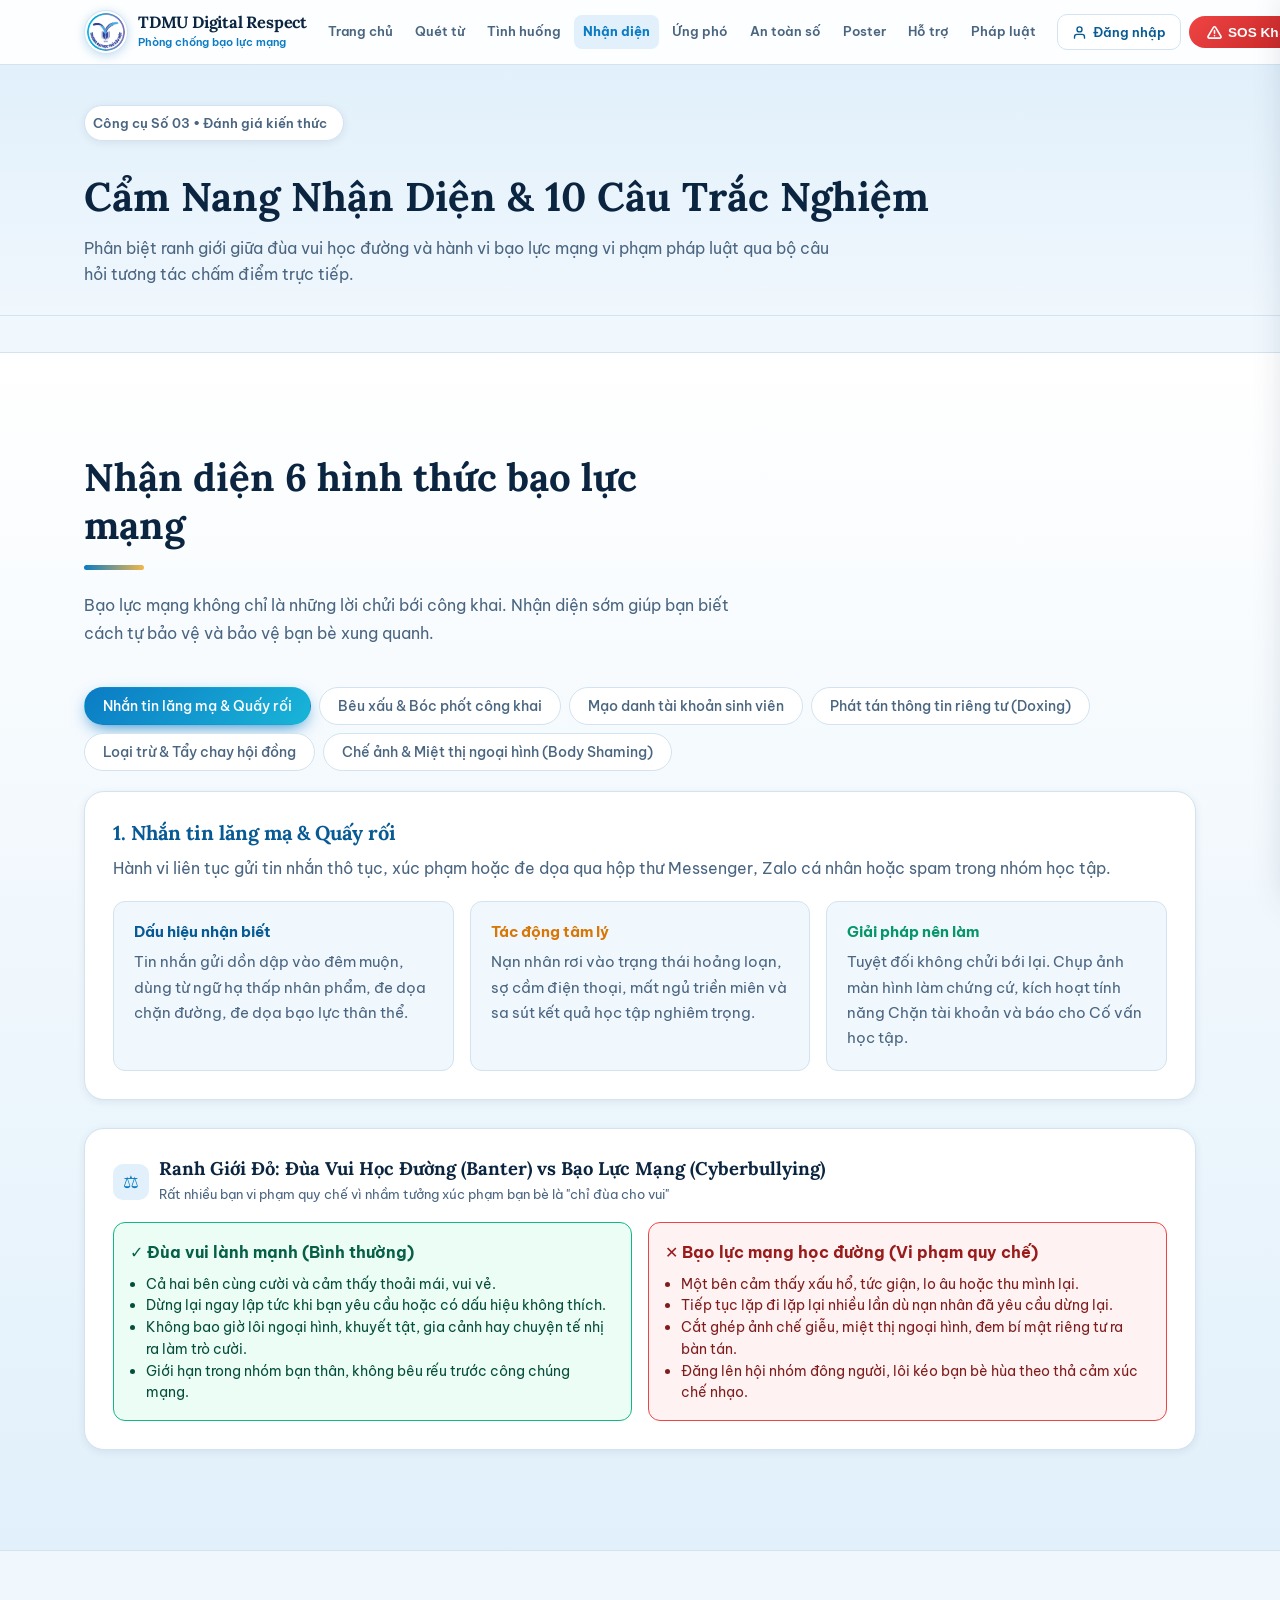
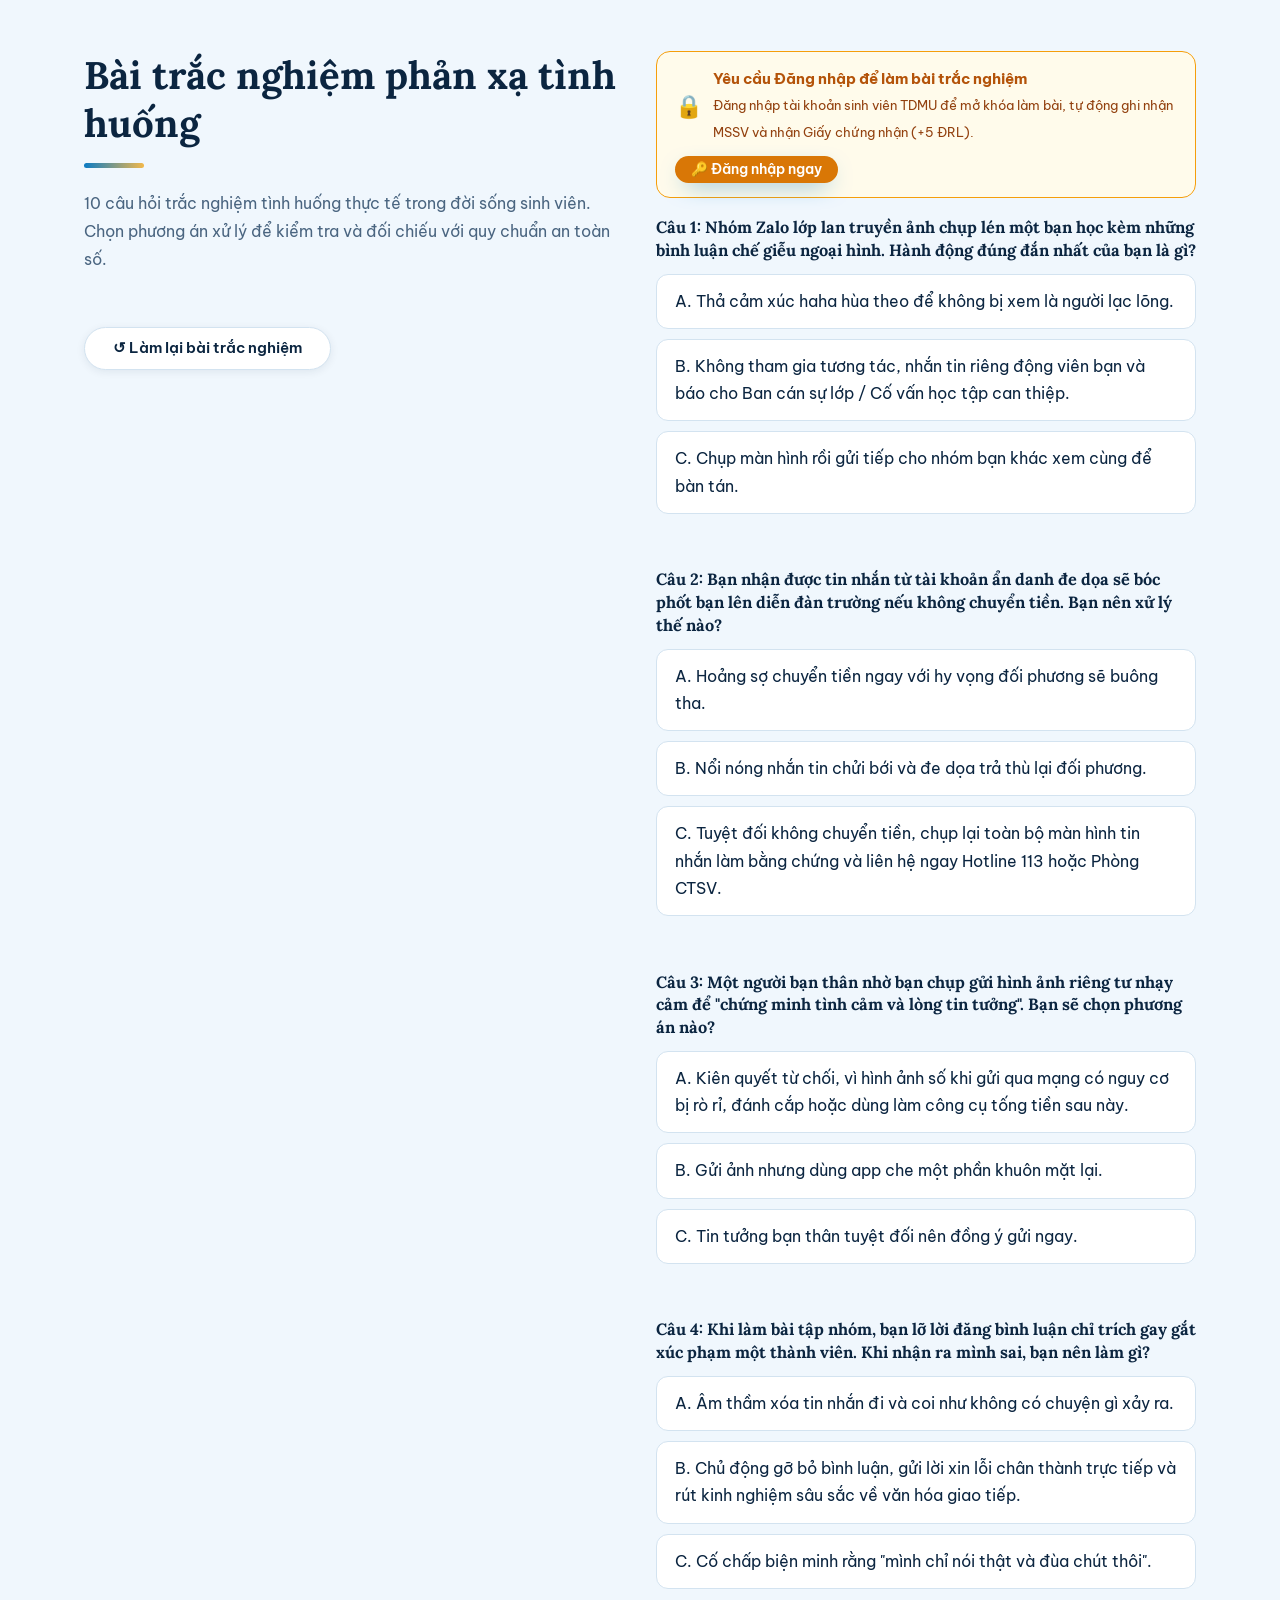
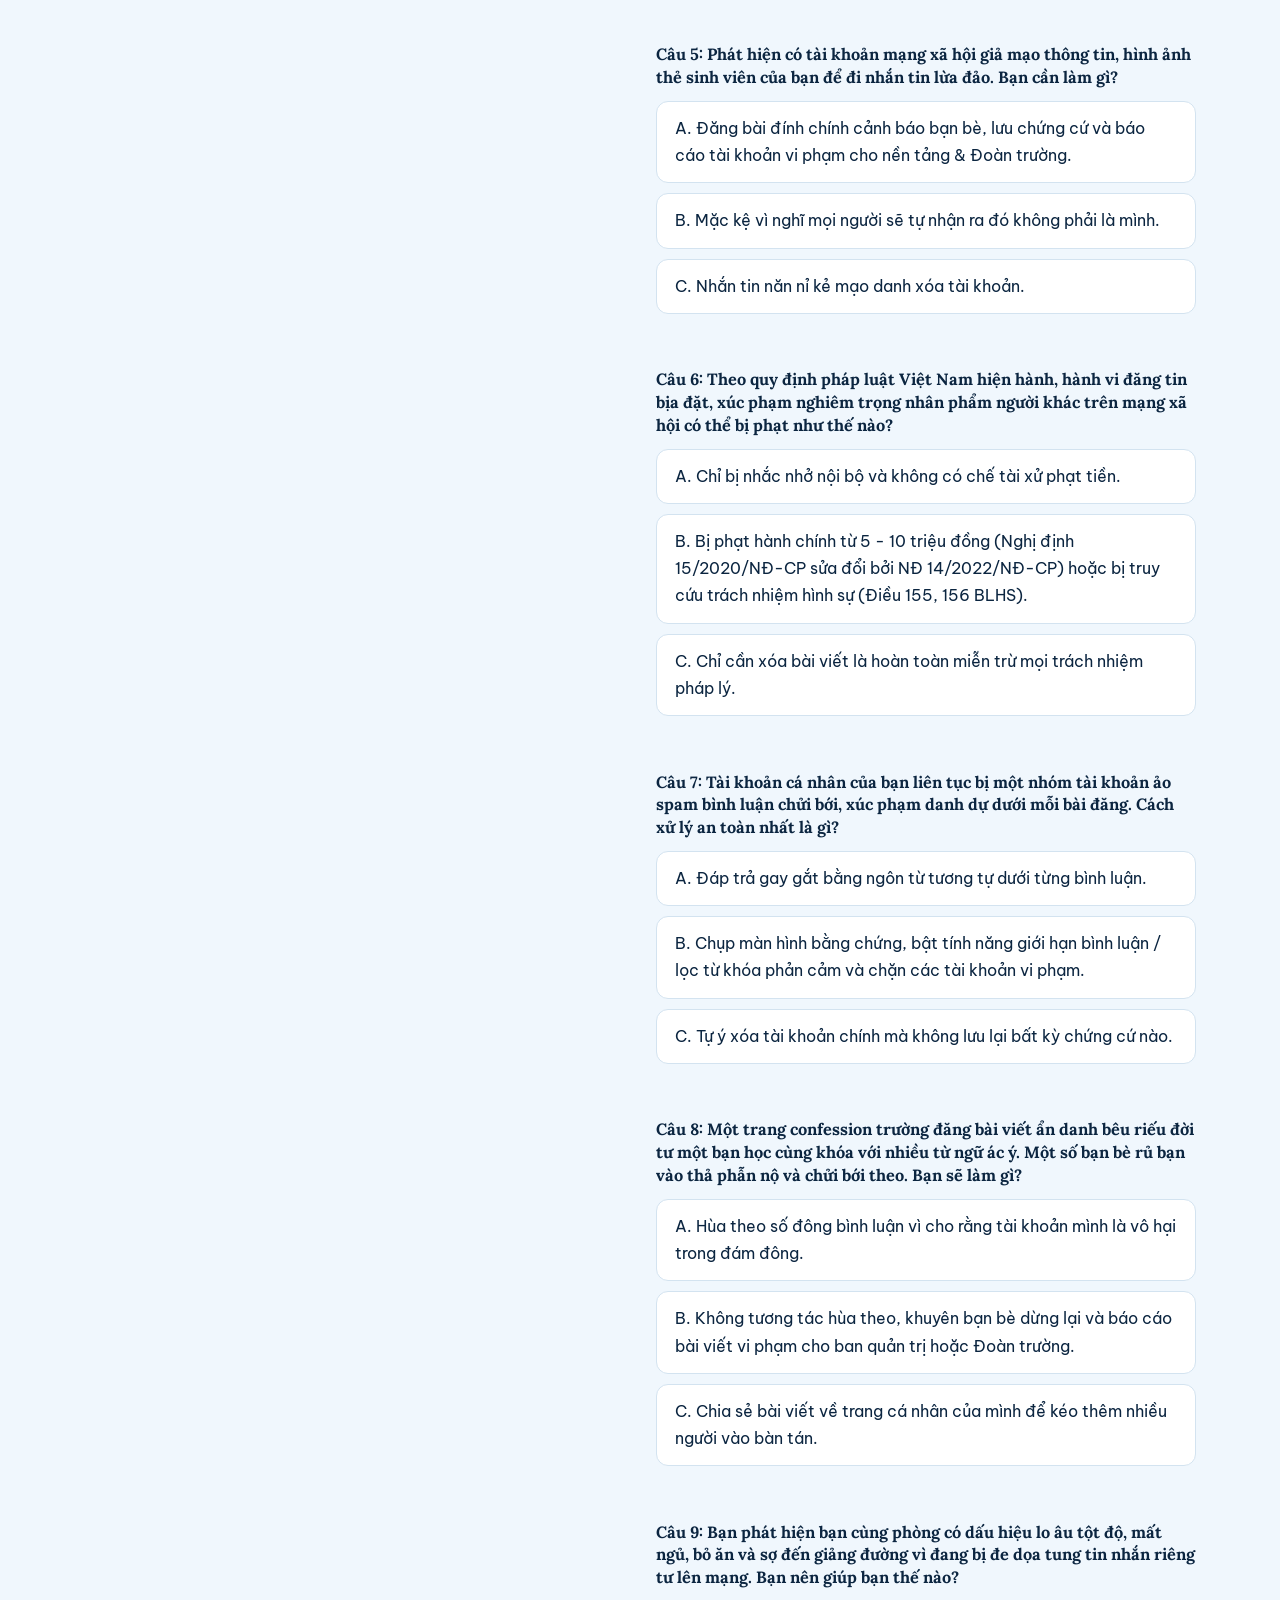
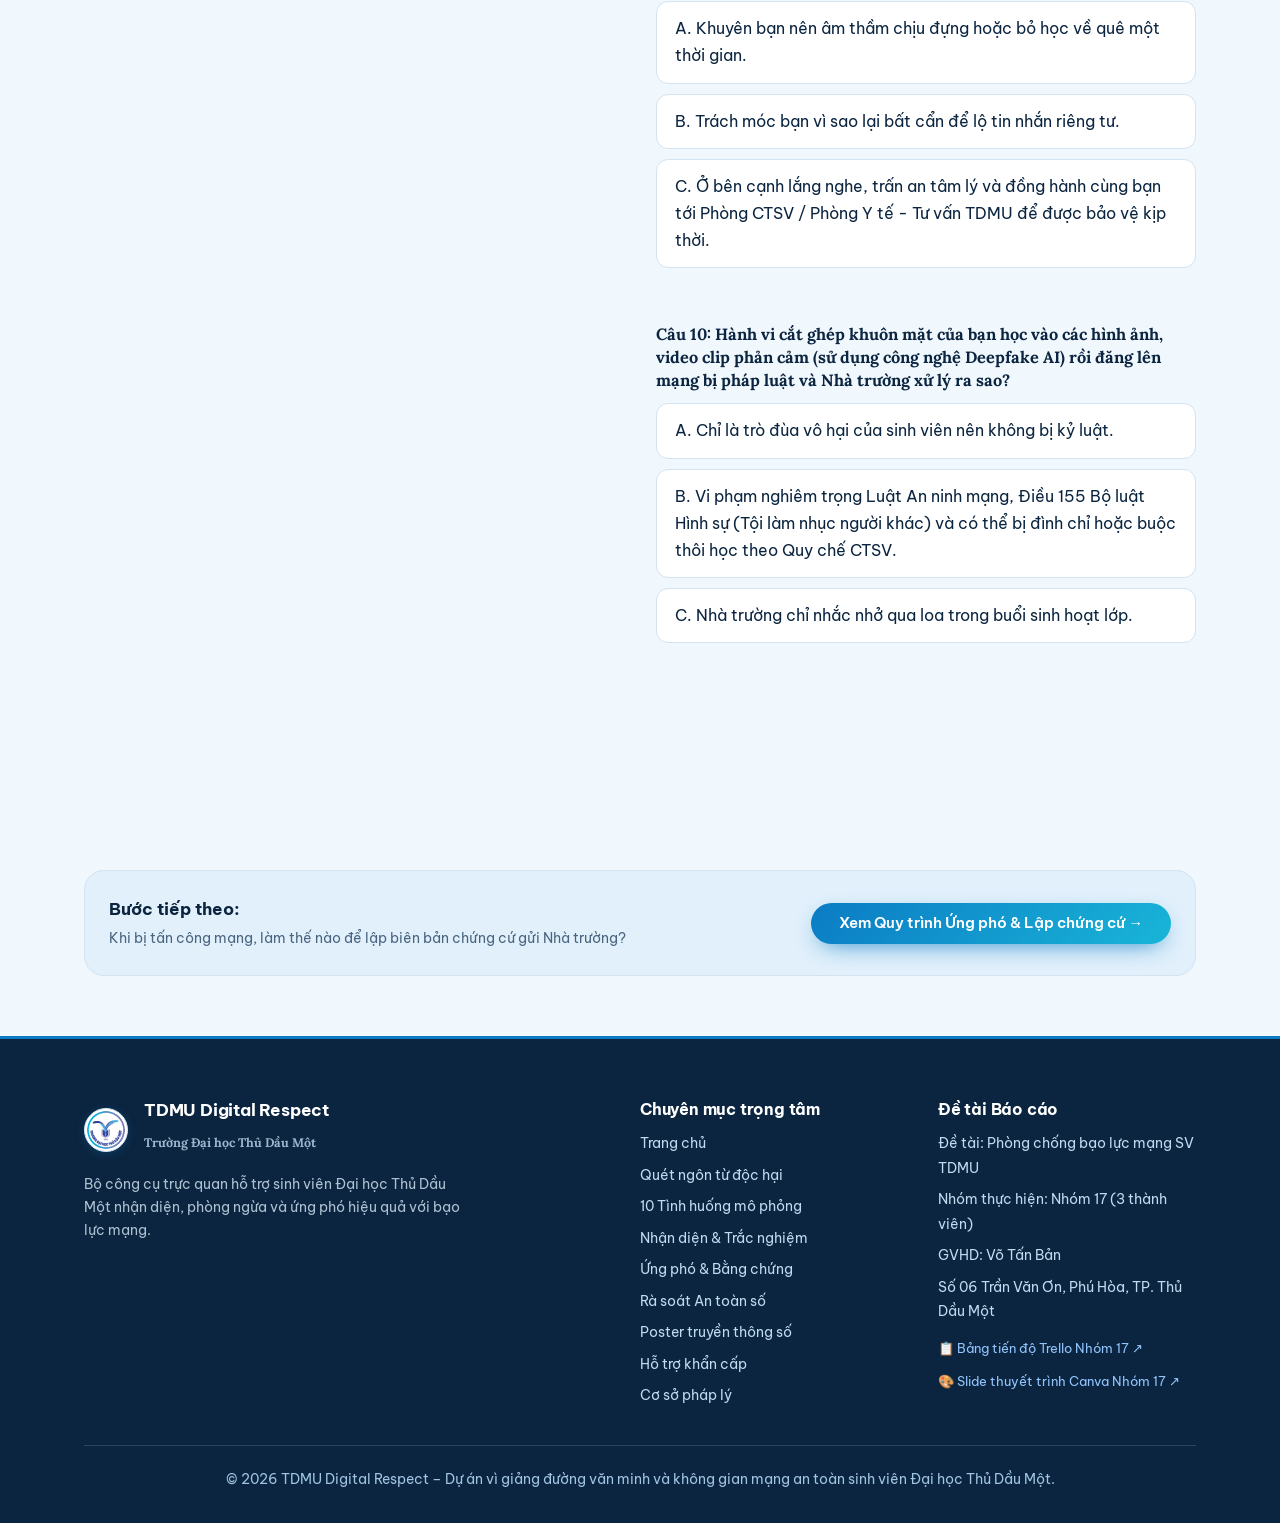
<file: nhan-dien.html>
<!DOCTYPE html>
<html lang="vi">
<head>
<meta charset="utf-8">
<meta name="viewport" content="width=device-width, initial-scale=1">
<title>Nhận Diện Bạo Lực Mạng & Trắc Nghiệm – TDMU Digital Respect</title>
<meta name="description" content="Đề tài Báo cáo môn học: Website phòng chống bạo lực mạng sinh viên Thủ Dầu Một – Nhóm 17. GVHD: Võ Tấn Bản.">
<meta name="theme-color" content="#0B7BC4">
<link rel="preconnect" href="https://fonts.googleapis.com">
<link rel="stylesheet" href="https://fonts.googleapis.com/css2?family=Be+Vietnam+Pro:wght@300;400;500;600;700;800&family=Lora:wght@600;700&display=swap">
<link rel="stylesheet" href="css/style.css">
</head>
<body>
<header class="hd" id="top">
  <div class="pg" id="pg"></div>
  <div class="w">
    <a class="lg" href="index.html">
      <img class="tdmu-header-logo" src="assets/tdmu-logo.png" alt="Logo Trường Đại học Thủ Dầu Một" width="40" height="40">
      <div class="lg-meta">
        <span class="lg-name">TDMU Digital Respect</span>
        <span class="lg-sub">Phòng chống bạo lực mạng</span>
      </div>
    </a>
    <nav class="desktop-nav" aria-label="Điều hướng chính">
      <a href="index.html">Trang chủ</a>
      <a href="quet-tu.html">Quét từ</a>
      <a href="tinh-huong.html">Tình huống</a>
      <a href="nhan-dien.html" class="on">Nhận diện</a>
      <a href="ung-pho.html">Ứng phó</a>
      <a href="an-toan-so.html">An toàn số</a>
      <a href="poster.html">Poster</a>
      <a href="ho-tro.html">Hỗ trợ</a>
      <a href="phap-luat.html">Pháp luật</a>
    </nav>
    <div class="hd-actions">
      <button class="btn-sos open-sos" type="button" aria-label="Cứu trợ khẩn cấp">
        <svg width="15" height="15" viewBox="0 0 24 24" fill="none" stroke="currentColor" stroke-width="2.5" stroke-linecap="round" stroke-linejoin="round" aria-hidden="true"><path d="M10.29 3.86L1.82 18a2 2 0 0 0 1.71 3h16.94a2 2 0 0 0 1.71-3L13.71 3.86a2 2 0 0 0-3.42 0z"/><line x1="12" y1="9" x2="12" y2="13"/><line x1="12" y1="17" x2="12.01" y2="17"/></svg>
        <span class="sos-label">SOS Khẩn cấp</span>
      </button>
      <button id="mobileMenuBtn" class="mobile-menu-btn" type="button" aria-label="Mở menu điều hướng" aria-expanded="false">
        <svg class="icon-open" width="22" height="22" viewBox="0 0 24 24" fill="none" stroke="currentColor" stroke-width="2.3" stroke-linecap="round" stroke-linejoin="round" aria-hidden="true"><line x1="3" y1="6" x2="21" y2="6"/><line x1="3" y1="12" x2="21" y2="12"/><line x1="3" y1="18" x2="21" y2="18"/></svg>
        <svg class="icon-close" width="22" height="22" viewBox="0 0 24 24" fill="none" stroke="currentColor" stroke-width="2.3" stroke-linecap="round" stroke-linejoin="round" aria-hidden="true"><line x1="18" y1="6" x2="6" y2="18"/><line x1="6" y1="6" x2="18" y2="18"/></svg>
      </button>
    </div>
  </div>

  <div id="mobileNavBackdrop" class="mobile-nav-backdrop"></div>
  <div id="mobileNavDrawer" class="mobile-nav-drawer" aria-label="Menu di động">
    <div class="mobile-nav-header">
      <div class="mobile-nav-brand">
        <img class="tdmu-header-logo" src="assets/tdmu-logo.png" alt="Logo TDMU" width="34" height="34">
        <div>
          <b>TDMU Digital Respect</b>
          <span>Phòng chống bạo lực mạng SV TDMU</span>
        </div>
      </div>
      <button id="closeMobileNavBtn" class="close-mobile-nav" type="button" aria-label="Đóng menu">
        <svg width="20" height="20" viewBox="0 0 24 24" fill="none" stroke="currentColor" stroke-width="2.3" stroke-linecap="round" stroke-linejoin="round" aria-hidden="true"><line x1="18" y1="6" x2="6" y2="18"/><line x1="6" y1="6" x2="18" y2="18"/></svg>
      </button>
    </div>
    <div class="mobile-nav-list">
      <a class="mobile-nav-link" href="index.html">
        <span class="mn-icon">🏛️</span>
        <div class="mn-content">
          <b>Trang chủ & Tổng quan</b>
          <span>Đề tài Báo cáo Nhóm 17 – TDMU</span>
        </div>
      </a>
      <a class="mobile-nav-link" href="quet-tu.html">
        <span class="mn-icon">🔍</span>
        <div class="mn-content">
          <b>Quét từ ngữ độc hại</b>
          <span>Phát hiện công kích & xúc phạm</span>
        </div>
      </a>
      <a class="mobile-nav-link" href="tinh-huong.html">
        <span class="mn-icon">💬</span>
        <div class="mn-content">
          <b>10 Tình huống mô phỏng</b>
          <span>Thực hành xử lý chat thực tế</span>
        </div>
      </a>
      <a class="mobile-nav-link on" href="nhan-dien.html">
        <span class="mn-icon">📝</span>
        <div class="mn-content">
          <b>Nhận diện & Trắc nghiệm</b>
          <span>10 câu hỏi kiểm tra kiến thức</span>
        </div>
      </a>
      <a class="mobile-nav-link" href="ung-pho.html">
        <span class="mn-icon">🛡️</span>
        <div class="mn-content">
          <b>Ứng phó & Lập chứng cứ</b>
          <span>Mẫu biên bản gửi Nhà trường</span>
        </div>
      </a>
      <a class="mobile-nav-link" href="an-toan-so.html">
        <span class="mn-icon">🔒</span>
        <div class="mn-content">
          <b>Rà soát An toàn số</b>
          <span>4 lớp bảo vệ tài khoản SV</span>
        </div>
      </a>
      <a class="mobile-nav-link" href="poster.html">
        <span class="mn-icon">🎨</span>
        <div class="mn-content">
          <b>Thư viện Poster số</b>
          <span>Ấn phẩm tuyên truyền học đường</span>
        </div>
      </a>
      <a class="mobile-nav-link" href="ho-tro.html">
        <span class="mn-icon">📞</span>
        <div class="mn-content">
          <b>Hỗ trợ & Đường dây nóng</b>
          <span>Phòng CTSV, Cố vấn học tập</span>
        </div>
      </a>
      <a class="mobile-nav-link" href="phap-luat.html">
        <span class="mn-icon">⚖️</span>
        <div class="mn-content">
          <b>Cơ sở pháp lý & Nội quy</b>
          <span>Văn hóa ứng xử số sinh viên</span>
        </div>
      </a>
    </div>
    <div class="mobile-nav-footer">
      <a class="btn-sos-call" href="tel:02743822518">
        <svg width="16" height="16" viewBox="0 0 24 24" fill="none" stroke="currentColor" stroke-width="2.5" stroke-linecap="round" stroke-linejoin="round" aria-hidden="true"><path d="M22 16.92v3a2 2 0 0 1-2.18 2 19.79 19.79 0 0 1-8.63-3.07 19.5 19.5 0 0 1-6-6 19.79 19.79 0 0 1-3.07-8.67A2 2 0 0 1 4.11 2h3a2 2 0 0 1 2 1.72 12.84 12.84 0 0 0 .7 2.81 2 2 0 0 1-.45 2.11L8.09 9.91a16 16 0 0 0 6 6l1.27-1.27a2 2 0 0 1 2.11-.45 12.84 12.84 0 0 0 2.81.7A2 2 0 0 1 22 16.92z"/></svg>
        Gọi ngay SOS Cứu trợ: 0274.3822.518
      </a>
    </div>
  </div>
</header>

<main>
<div class="page-header">
  <div class="w">
    <div class="badge">Công cụ Số 03 • Đánh giá kiến thức</div>
    <h1>Cẩm Nang Nhận Diện & 10 Câu Trắc Nghiệm</h1>
    <p>Phân biệt ranh giới giữa đùa vui học đường và hành vi bạo lực mạng vi phạm pháp luật qua bộ câu hỏi tương tác chấm điểm trực tiếp.</p>
  </div>
</div>

<section class="alt" id="nhandien">
    <div class="w">
      <div class="sh">
        <h2>Nhận diện 6 hình thức bạo lực mạng</h2>
        <p>Bạo lực mạng không chỉ là những lời chửi bới công khai. Nhận diện sớm giúp bạn biết cách tự bảo vệ và bảo vệ bạn bè xung quanh.</p>
      </div>
      <div class="tabs" role="tablist" id="tabs"></div>
      <div class="card">
        <h3 id="tt" style="font-size:1.25rem;color:var(--tld);margin-bottom:10px"></h3>
        <p id="td" style="color:var(--mu);margin-bottom:20px;line-height:1.65"></p>
        <div class="cols">
          <div><h3 style="color:var(--tld)">Dấu hiệu nhận biết</h3><p id="ts"></p></div>
          <div><h3 style="color:#D97706">Tác động tâm lý</h3><p id="ti"></p></div>
          <div><h3 style="color:#059669">Giải pháp nên làm</h3><p id="ta"></p></div>
        </div>
      </div>

      <div class="card" style="margin-top:28px;box-shadow:var(--shadow-sm)">
        <div style="display:flex;align-items:center;gap:10px;margin-bottom:14px">
          <div style="width:36px;height:36px;border-radius:10px;background:var(--so);color:var(--tl);display:grid;place-items:center;font-size:1.1rem">⚖️</div>
          <div>
            <h3 style="margin:0;font-size:1.15rem">Ranh Giới Đỏ: Đùa Vui Học Đường (Banter) vs Bạo Lực Mạng (Cyberbullying)</h3>
            <span style="font-size:.82rem;color:var(--mu)">Rất nhiều bạn vi phạm quy chế vì nhầm tưởng xúc phạm bạn bè là "chỉ đùa cho vui"</span>
          </div>
        </div>

        <div style="display:grid;grid-template-columns:repeat(auto-fit, minmax(280px, 1fr));gap:16px">
          <div style="background:#ECFDF5;border:1px solid #10B981;border-radius:12px;padding:16px">
            <b style="display:block;color:#065F46;font-size:1rem;margin-bottom:8px">✓ Đùa vui lành mạnh (Bình thường)</b>
            <ul style="margin:0;padding-left:1.2em;font-size:.85rem;color:#064E3B;line-height:1.6">
              <li>Cả hai bên cùng cười và cảm thấy thoải mái, vui vẻ.</li>
              <li>Dừng lại ngay lập tức khi bạn yêu cầu hoặc có dấu hiệu không thích.</li>
              <li>Không bao giờ lôi ngoại hình, khuyết tật, gia cảnh hay chuyện tế nhị ra làm trò cười.</li>
              <li>Giới hạn trong nhóm bạn thân, không bêu rếu trước công chúng mạng.</li>
            </ul>
          </div>

          <div style="background:#FEF2F2;border:1px solid #EF4444;border-radius:12px;padding:16px">
            <b style="display:block;color:#991B1B;font-size:1rem;margin-bottom:8px">✕ Bạo lực mạng học đường (Vi phạm quy chế)</b>
            <ul style="margin:0;padding-left:1.2em;font-size:.85rem;color:#7F1D1D;line-height:1.6">
              <li>Một bên cảm thấy xấu hổ, tức giận, lo âu hoặc thu mình lại.</li>
              <li>Tiếp tục lặp đi lặp lại nhiều lần dù nạn nhân đã yêu cầu dừng lại.</li>
              <li>Cắt ghép ảnh chế giễu, miệt thị ngoại hình, đem bí mật riêng tư ra bàn tán.</li>
              <li>Đăng lên hội nhóm đông người, lôi kéo bạn bè hùa theo thả cảm xúc chế nhạo.</li>
            </ul>
          </div>
        </div>
      </div>
    </div>
  </section>

<section id="tinhhuong">
    <div class="w two">
      <div>
        <div class="sh">
          <h2>Bài trắc nghiệm phản xạ tình huống</h2>
          <p>10 câu hỏi trắc nghiệm tình huống thực tế trong đời sống sinh viên. Chọn phương án xử lý để kiểm tra và đối chiếu với quy chuẩn an toàn số.</p>
        </div>
        <button class="btn o" id="rq" type="button" style="margin-top:14px">↺ Làm lại bài trắc nghiệm</button>
      </div>
      <div id="qz"></div>
    </div>
    <div class="w" id="sc" style="margin-top:24px"></div>
  </section>

<div class="w" style="margin-bottom:60px">
  <div class="next-page-box">
    <div>
      <b style="font-size:1.05rem;color:var(--ink)">Bước tiếp theo:</b>
      <p style="margin:4px 0 0;font-size:.88rem;color:var(--mu)">Khi bị tấn công mạng, làm thế nào để lập biên bản chứng cứ gửi Nhà trường?</p>
    </div>
    <a class="btn" href="ung-pho.html">Xem Quy trình Ứng phó & Lập chứng cứ →</a>
  </div>
</div>
</main>

<footer>
  <div class="w">
    <div class="fg">
      <div>
        <div class="footer-logo">
          <img class="tdmu-header-logo" src="assets/tdmu-logo.png" alt="Logo Trường Đại học Thủ Dầu Một" width="44" height="44">
          <div style="margin-left:6px">
            <b style="display:block;font-size:1.05rem;color:#fff">TDMU Digital Respect</b>
            <span style="font-size:.78rem;opacity:.8;display:block">Trường Đại học Thủ Dầu Một</span>
          </div>
        </div>
        <p>Bộ công cụ trực quan hỗ trợ sinh viên Đại học Thủ Dầu Một nhận diện, phòng ngừa và ứng phó hiệu quả với bạo lực mạng.</p>
      </div>
      <div>
        <b>Chuyên mục trọng tâm</b>
        <a href="index.html">Trang chủ</a>
        <a href="quet-tu.html">Quét ngôn từ độc hại</a>
        <a href="tinh-huong.html">10 Tình huống mô phỏng</a>
        <a href="nhan-dien.html">Nhận diện & Trắc nghiệm</a>
        <a href="ung-pho.html">Ứng phó & Bằng chứng</a>
        <a href="an-toan-so.html">Rà soát An toàn số</a>
        <a href="poster.html">Poster truyền thông số</a>
        <a href="ho-tro.html">Hỗ trợ khẩn cấp</a>
        <a href="phap-luat.html">Cơ sở pháp lý</a>
      </div>
      <div>
        <b>Đề tài Báo cáo</b>
        <span>Đề tài: Phòng chống bạo lực mạng SV TDMU</span>
        <span>Nhóm thực hiện: Nhóm 17 (3 thành viên)</span>
        <span>GVHD: Võ Tấn Bản</span>
        <span>Số 06 Trần Văn Ơn, Phú Hòa, TP. Thủ Dầu Một</span>
        <a href="https://trello.com/b/yOmx5wkw" target="_blank" rel="noopener noreferrer" style="display:inline-flex;align-items:center;gap:6px;color:#93C5FD;margin-top:6px;font-size:.82rem;text-decoration:none">📋 Bảng tiến độ Trello Nhóm 17 ↗</a>
        <a href="https://canva.link/nbr83w5sgsaciqh" target="_blank" rel="noopener noreferrer" style="display:inline-flex;align-items:center;gap:6px;color:#93C5FD;margin-top:4px;font-size:.82rem;text-decoration:none">🎨 Slide thuyết trình Canva Nhóm 17 ↗</a>
      </div>
    </div>
    <hr class="footer-divider">
    <p style="margin:0;color:#A0C4E2;font-size:.86rem;text-align:center">© 2026 TDMU Digital Respect – Dự án vì giảng đường văn minh và không gian mạng an toàn sinh viên Đại học Thủ Dầu Một.</p>
  </div>
</footer>

<div class="modal-overlay" id="sosModal">
  <div class="modal-box">
    <button class="modal-close close-sos" type="button" aria-label="Đóng">&times;</button>
    <div style="display:flex;align-items:center;gap:12px;margin-bottom:16px">
      <div style="width:44px;height:44px;border-radius:12px;background:#FEE2E2;display:grid;place-items:center;color:#DC2626">
        <svg width="24" height="24" viewBox="0 0 24 24" fill="none" stroke="currentColor" stroke-width="2.4" stroke-linecap="round" stroke-linejoin="round" aria-hidden="true"><path d="M10.29 3.86L1.82 18a2 2 0 0 0 1.71 3h16.94a2 2 0 0 0 1.71-3L13.71 3.86a2 2 0 0 0-3.42 0z"/><line x1="12" y1="9" x2="12" y2="13"/><line x1="12" y1="17" x2="12.01" y2="17"/></svg>
      </div>
      <div>
        <h3 style="margin:0;color:#DC2626;font-size:1.3rem">Hỗ trợ khẩn cấp 24/7</h3>
        <span style="font-size:.85rem;color:var(--mu)">Đừng chịu đựng một mình – Hãy liên hệ các kênh dưới đây ngay</span>
      </div>
    </div>

    <div class="sos-card-call">
      <div>
        <b>113 – Công an Nhân dân</b>
        <div style="font-size:.85rem;color:var(--mu)">Đe dọa tính mạng, tống tiền, làm nhục nghiêm trọng</div>
      </div>
      <a href="tel:113">Gọi 113</a>
    </div>

    <div class="sos-card-call">
      <div>
        <b>111 – Tổng đài Quốc gia</b>
        <div style="font-size:.85rem;color:var(--mu)">Tư vấn tâm lý, bảo vệ thanh thiếu niên miễn phí 24/7</div>
      </div>
      <a href="tel:111" style="background:#0B7BC4">Gọi 111</a>
    </div>

    <div class="sos-card-call">
      <div>
        <b>Phòng CTSV – ĐH Thủ Dầu Một</b>
        <div style="font-size:.85rem;color:var(--mu)">Tiếp nhận khiếu nại, hòa giải mâu thuẫn sinh viên (Số 06 Trần Văn Ơn)</div>
      </div>
      <a href="tel:02743822058" style="background:#075A94">0274.3822.058</a>
    </div>

    <div class="sos-card-call">
      <div>
        <b>Đoàn Thanh niên – Hội Sinh viên TDMU</b>
        <div style="font-size:.85rem;color:var(--mu)">Đồng hành, tư vấn tâm lý và bảo vệ quyền lợi sinh viên</div>
      </div>
      <a href="tel:02743834340" style="background:#0B7BC4">0274.3834.340</a>
    </div>

    <div class="acts" style="margin-top:18px;justify-content:flex-end">
      <button class="btn o close-sos" type="button">Đóng lại</button>
    </div>
  </div>
</div>

<div class="modal-overlay" id="campaignModal">
  <div class="modal-box" style="max-width:680px">
    <button class="modal-close close-campaign" type="button" aria-label="Đóng">&times;</button>
    <div style="display:flex;align-items:center;gap:12px;margin-bottom:16px">
      <div style="width:48px;height:48px;border-radius:14px;background:#E0F2FE;display:grid;place-items:center;color:#0B7BC4;flex-shrink:0">
        <svg width="26" height="26" viewBox="0 0 24 24" fill="none" stroke="currentColor" stroke-width="2.2" stroke-linecap="round" stroke-linejoin="round" aria-hidden="true"><path d="M12 22s8-4 8-10V5l-8-3-8 3v7c0 6 8 10 8 10z"/></svg>
      </div>
      <div>
        <h3 style="margin:0;color:var(--ink);font-size:1.35rem">Chiến dịch Văn hóa số TDMU 2026</h3>
        <span style="font-size:.85rem;color:var(--mu)">Trường Đại học Thủ Dầu Một – "Giảng đường văn minh, không gian mạng an toàn"</span>
      </div>
    </div>

    <div style="max-height:60vh;overflow-y:auto;padding-right:4px">
      <p style="font-size:.92rem;line-height:1.65;color:var(--ink);margin:0 0 14px">Chiến dịch do Ban chỉ đạo phòng chống bạo lực mạng sinh viên TDMU khởi xướng nhằm nâng cao nhận thức, trang bị kỹ năng ứng xử văn minh và bảo vệ dữ liệu cá nhân cho toàn thể sinh viên các khoa.</p>
      
      <div class="rules-list">
        <div class="rule-item">
          <span class="rule-num">1</span>
          <div>
            <b>Tôn trọng sự khác biệt</b>
            <p>Không phán xét, miệt thị ngoại hình, tôn giáo, giới tính hoặc xuất thân của bạn học trên các diễn đàn và mạng xã hội.</p>
          </div>
        </div>
        <div class="rule-item">
          <span class="rule-num">2</span>
          <div>
            <b>Bảo mật thông tin</b>
            <p>Tuyệt đối không phát tán hình ảnh, tin nhắn riêng tư, số điện thoại cá nhân của người khác khi chưa có sự đồng ý.</p>
          </div>
        </div>
        <div class="rule-item">
          <span class="rule-num">3</span>
          <div>
            <b>Phát ngôn có trách nhiệm</b>
            <p>Kiểm chứng nguồn tin trước khi chia sẻ; không hùa theo các phong trào công kích, bêu xấu tập thể hoặc cá nhân.</p>
          </div>
        </div>
        <div class="rule-item">
          <span class="rule-num">4</span>
          <div>
            <b>Dũng cảm lên tiếng</b>
            <p>Không im lặng thờ ơ khi chứng kiến bạn bè bị bắt nạt qua mạng; chủ động đồng hành, lưu chứng cứ và trợ giúp nạn nhân.</p>
          </div>
        </div>
        <div class="rule-item">
          <span class="rule-num">5</span>
          <div>
            <b>Hợp tác & Kết nối</b>
            <p>Chủ động thông báo cho Ban cán sự lớp hoặc Phòng CTSV khi phát hiện dấu hiệu bạo lực mạng nghiêm trọng.</p>
          </div>
        </div>
      </div>
    </div>

    <div class="campaign-pledge-box">
      <b style="color:var(--ink);font-size:.95rem">Ký cam kết "Sinh viên TDMU văn minh số":</b>
      <p style="margin:4px 0 10px;font-size:.82rem;color:var(--mu)">Ký cam kết trực tuyến để chung tay xây dựng môi trường học đường số tích cực và nhận mã xác nhận tham gia.</p>
      <div style="display:flex;gap:8px;flex-wrap:wrap">
        <input id="pledgeName" type="text" placeholder="Nhập họ và tên sinh viên..." style="flex:1;min-width:180px;padding:8px 12px;border:1px solid var(--ln);border-radius:10px;font-size:.88rem">
        <input id="pledgeId" type="text" placeholder="MSSV (ví dụ: 22001234)..." style="width:140px;padding:8px 12px;border:1px solid var(--ln);border-radius:10px;font-size:.88rem">
        <button id="pledgeBtn" class="btn" type="button" style="padding:8px 16px;font-size:.88rem">Ký cam kết</button>
      </div>
      <div id="pledgeResult" style="display:none;margin-top:10px;padding:10px 14px;background:#ECFDF5;border:1px solid #10B981;border-radius:10px;color:#065F46;font-size:.88rem"></div>
    </div>

    <div class="acts" style="margin-top:16px;justify-content:flex-end">
      <button class="btn o close-campaign" type="button">Đóng lại</button>
    </div>
  </div>
</div>

<button class="top" id="topBtn" aria-label="Lên đầu trang" onclick="window.scrollTo({top:0,behavior:'smooth'})">
  <svg width="20" height="20" viewBox="0 0 24 24" fill="none" stroke="currentColor" stroke-width="2.4" stroke-linecap="round" stroke-linejoin="round" aria-hidden="true"><path d="M6 15l6-6 6 6"/></svg>
</button>

<script src="js/main.js"></script>
<script src="js/scanner.js"></script>
<script src="js/interactive.js"></script>
<script src="js/tools.js"></script>
<script src="js/features.js"></script>
</body>
</html>
</file>
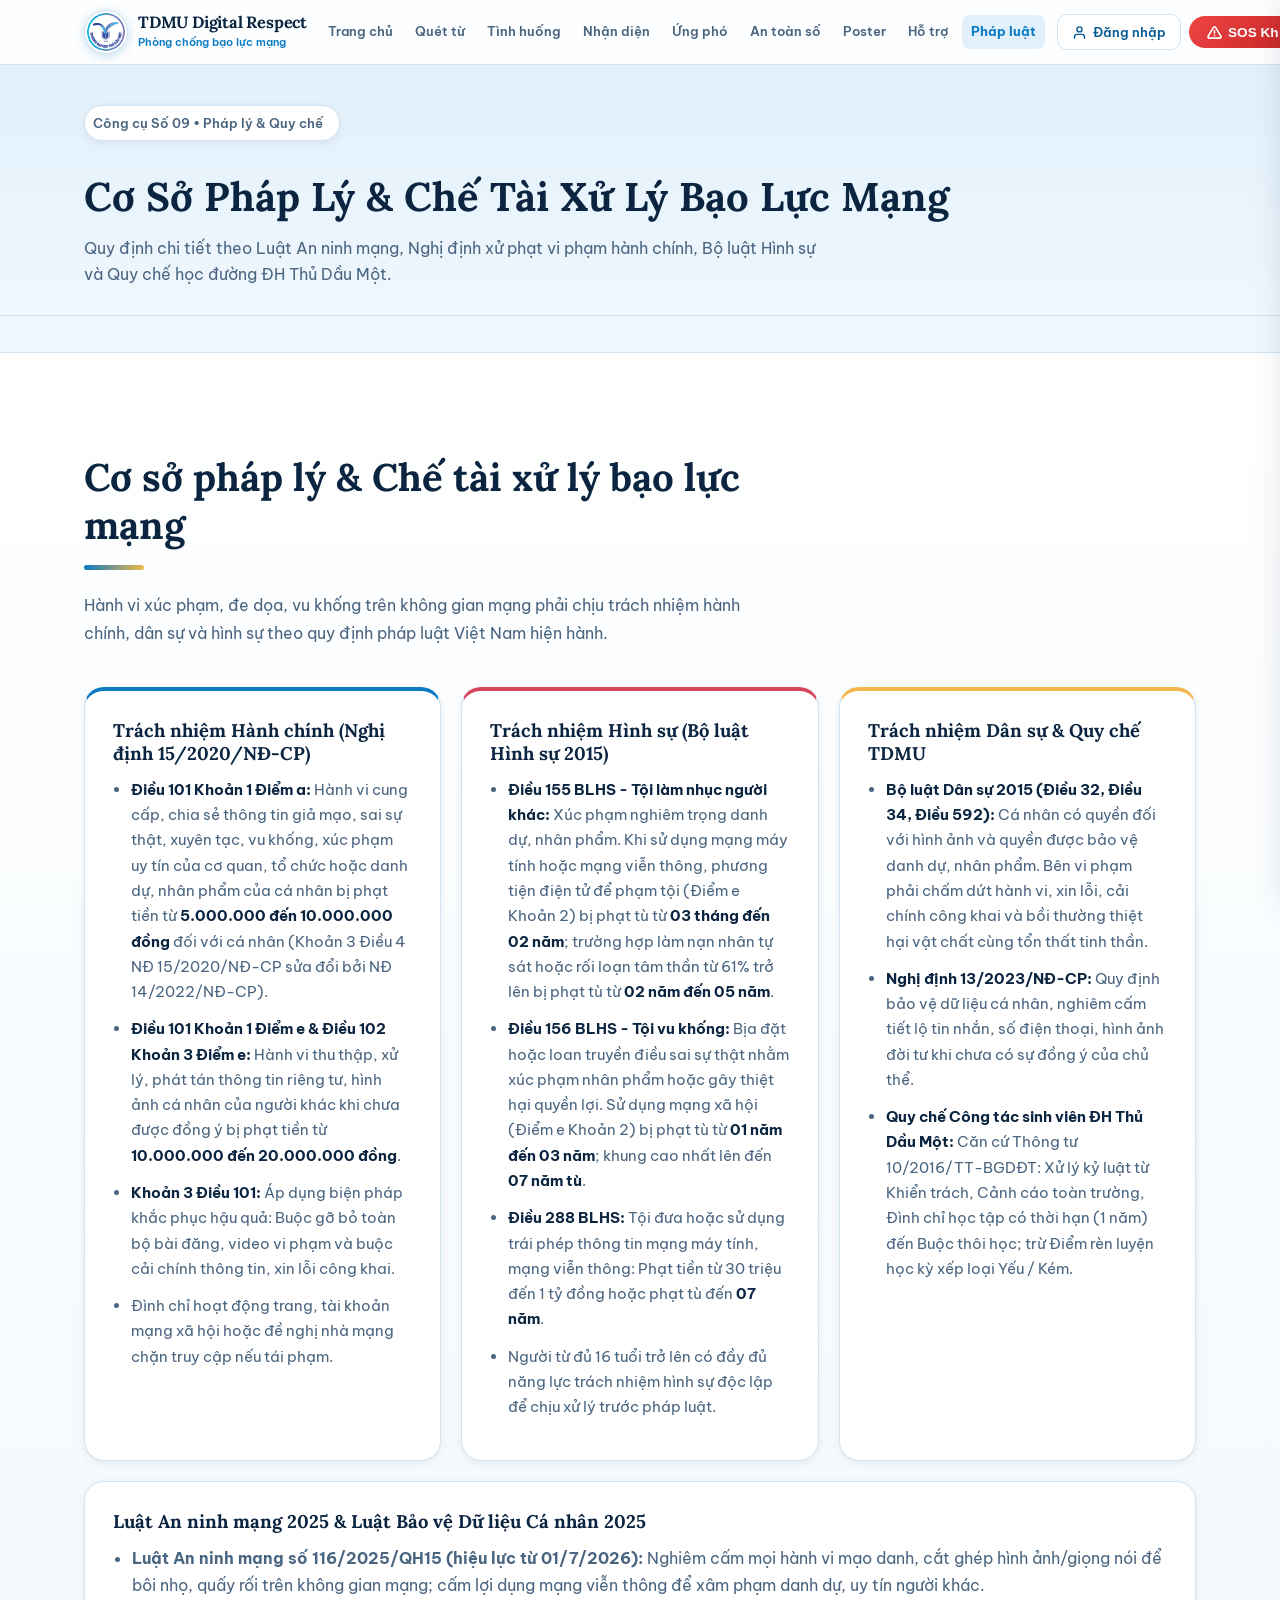
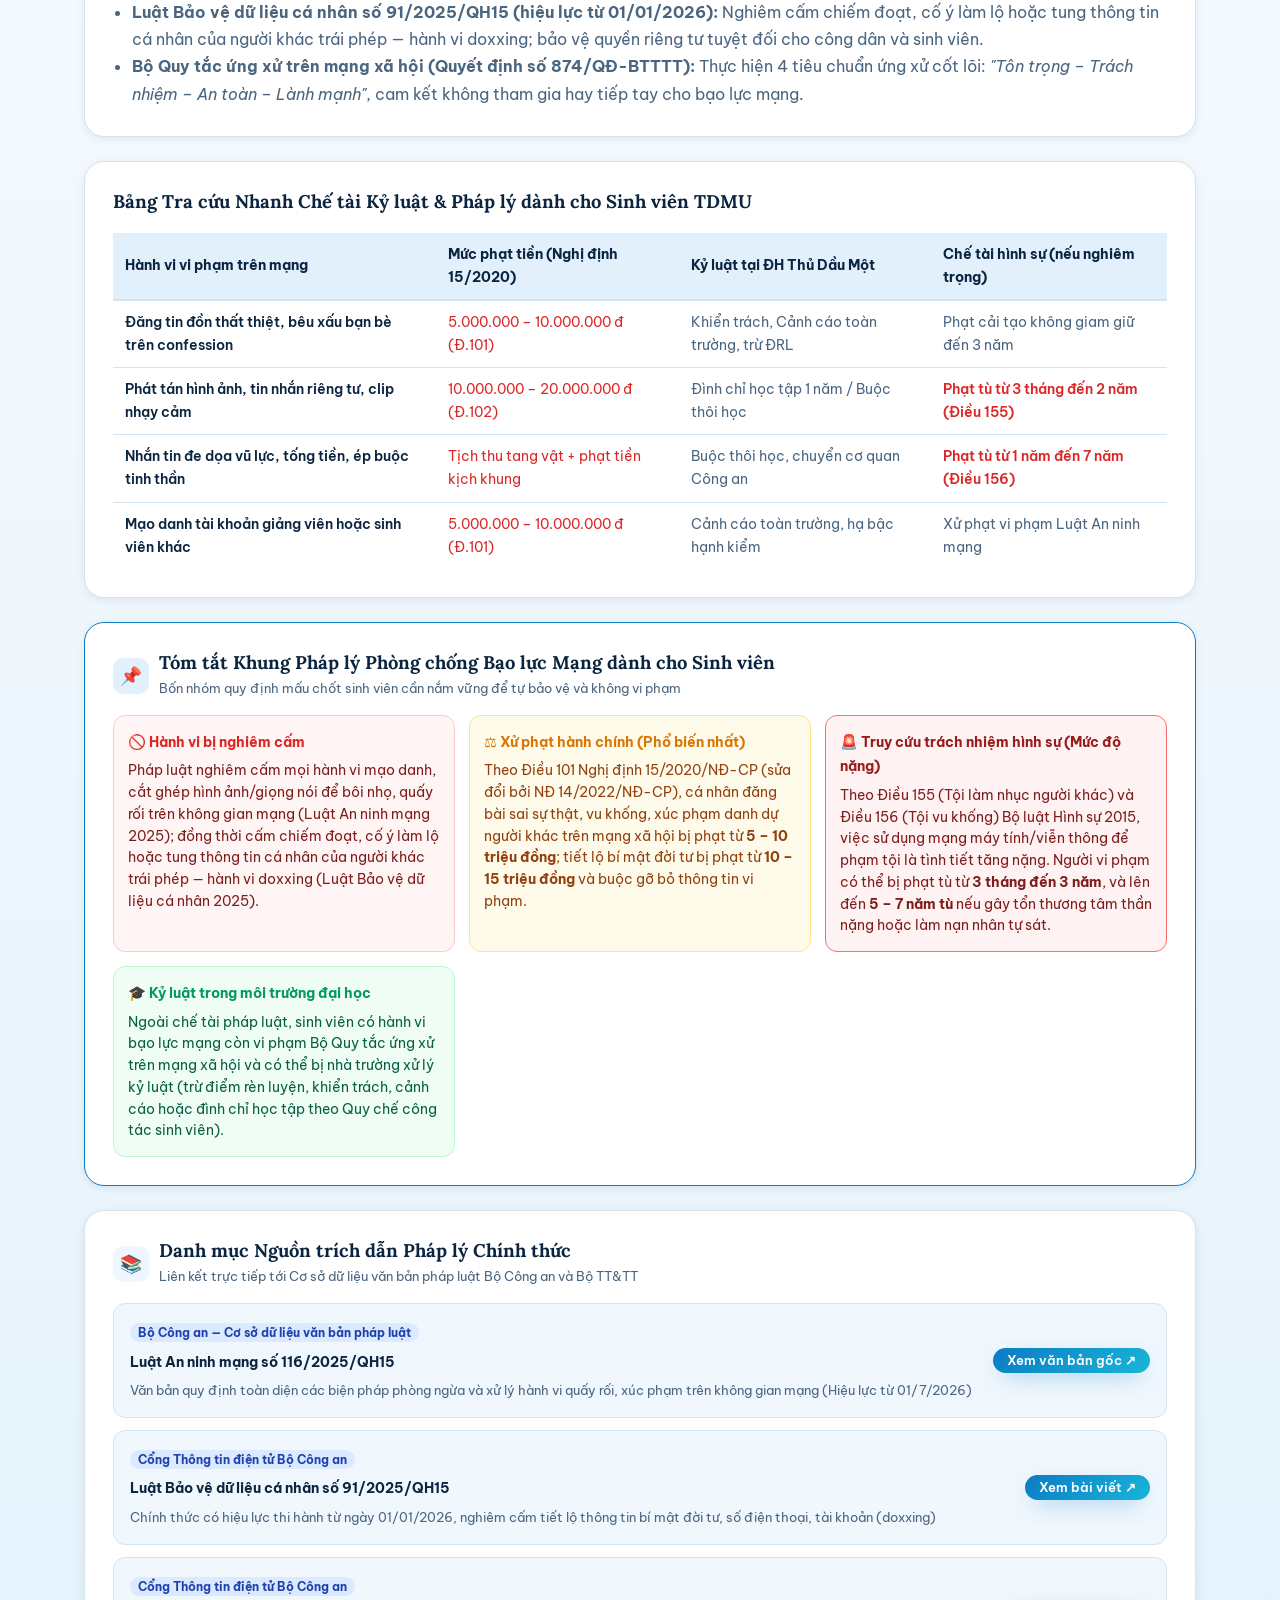
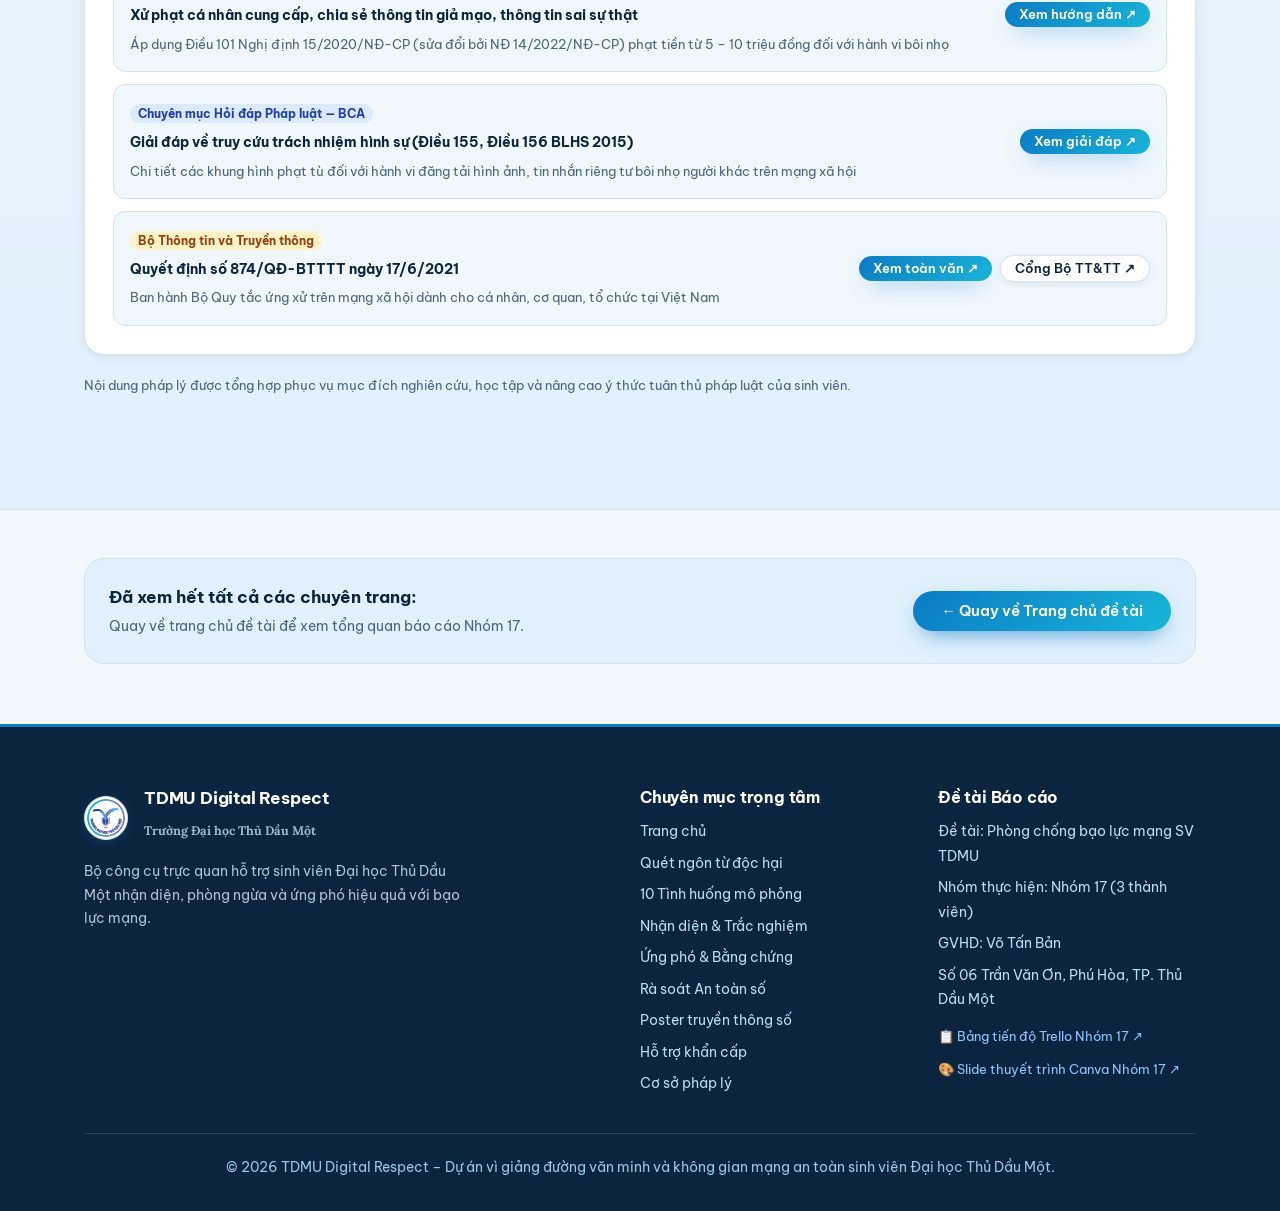
<file: phap-luat.html>
<!DOCTYPE html>
<html lang="vi">
<head>
<meta charset="utf-8">
<meta name="viewport" content="width=device-width, initial-scale=1">
<title>Cơ Sở Pháp Lý & Chế Tài Xử Lý – TDMU Digital Respect</title>
<meta name="description" content="Đề tài Báo cáo môn học: Website phòng chống bạo lực mạng sinh viên Thủ Dầu Một – Nhóm 17. GVHD: Võ Tấn Bản.">
<meta name="theme-color" content="#0B7BC4">
<link rel="preconnect" href="https://fonts.googleapis.com">
<link rel="stylesheet" href="https://fonts.googleapis.com/css2?family=Be+Vietnam+Pro:wght@300;400;500;600;700;800&family=Lora:wght@600;700&display=swap">
<link rel="stylesheet" href="css/style.css">
</head>
<body>
<header class="hd" id="top">
  <div class="pg" id="pg"></div>
  <div class="w">
    <a class="lg" href="index.html">
      <img class="tdmu-header-logo" src="assets/tdmu-logo.png" alt="Logo Trường Đại học Thủ Dầu Một" width="40" height="40">
      <div class="lg-meta">
        <span class="lg-name">TDMU Digital Respect</span>
        <span class="lg-sub">Phòng chống bạo lực mạng</span>
      </div>
    </a>
    <nav class="desktop-nav" aria-label="Điều hướng chính">
      <a href="index.html">Trang chủ</a>
      <a href="quet-tu.html">Quét từ</a>
      <a href="tinh-huong.html">Tình huống</a>
      <a href="nhan-dien.html">Nhận diện</a>
      <a href="ung-pho.html">Ứng phó</a>
      <a href="an-toan-so.html">An toàn số</a>
      <a href="poster.html">Poster</a>
      <a href="ho-tro.html">Hỗ trợ</a>
      <a href="phap-luat.html" class="on">Pháp luật</a>
    </nav>
    <div class="hd-actions">
      <button class="btn-sos open-sos" type="button" aria-label="Cứu trợ khẩn cấp">
        <svg width="15" height="15" viewBox="0 0 24 24" fill="none" stroke="currentColor" stroke-width="2.5" stroke-linecap="round" stroke-linejoin="round" aria-hidden="true"><path d="M10.29 3.86L1.82 18a2 2 0 0 0 1.71 3h16.94a2 2 0 0 0 1.71-3L13.71 3.86a2 2 0 0 0-3.42 0z"/><line x1="12" y1="9" x2="12" y2="13"/><line x1="12" y1="17" x2="12.01" y2="17"/></svg>
        <span class="sos-label">SOS Khẩn cấp</span>
      </button>
      <button id="mobileMenuBtn" class="mobile-menu-btn" type="button" aria-label="Mở menu điều hướng" aria-expanded="false">
        <svg class="icon-open" width="22" height="22" viewBox="0 0 24 24" fill="none" stroke="currentColor" stroke-width="2.3" stroke-linecap="round" stroke-linejoin="round" aria-hidden="true"><line x1="3" y1="6" x2="21" y2="6"/><line x1="3" y1="12" x2="21" y2="12"/><line x1="3" y1="18" x2="21" y2="18"/></svg>
        <svg class="icon-close" width="22" height="22" viewBox="0 0 24 24" fill="none" stroke="currentColor" stroke-width="2.3" stroke-linecap="round" stroke-linejoin="round" aria-hidden="true"><line x1="18" y1="6" x2="6" y2="18"/><line x1="6" y1="6" x2="18" y2="18"/></svg>
      </button>
    </div>
  </div>

  <div id="mobileNavBackdrop" class="mobile-nav-backdrop"></div>
  <div id="mobileNavDrawer" class="mobile-nav-drawer" aria-label="Menu di động">
    <div class="mobile-nav-header">
      <div class="mobile-nav-brand">
        <img class="tdmu-header-logo" src="assets/tdmu-logo.png" alt="Logo TDMU" width="34" height="34">
        <div>
          <b>TDMU Digital Respect</b>
          <span>Phòng chống bạo lực mạng SV TDMU</span>
        </div>
      </div>
      <button id="closeMobileNavBtn" class="close-mobile-nav" type="button" aria-label="Đóng menu">
        <svg width="20" height="20" viewBox="0 0 24 24" fill="none" stroke="currentColor" stroke-width="2.3" stroke-linecap="round" stroke-linejoin="round" aria-hidden="true"><line x1="18" y1="6" x2="6" y2="18"/><line x1="6" y1="6" x2="18" y2="18"/></svg>
      </button>
    </div>
    <div class="mobile-nav-list">
      <a class="mobile-nav-link" href="index.html">
        <span class="mn-icon">🏛️</span>
        <div class="mn-content">
          <b>Trang chủ & Tổng quan</b>
          <span>Đề tài Báo cáo Nhóm 17 – TDMU</span>
        </div>
      </a>
      <a class="mobile-nav-link" href="quet-tu.html">
        <span class="mn-icon">🔍</span>
        <div class="mn-content">
          <b>Quét từ ngữ độc hại</b>
          <span>Phát hiện công kích & xúc phạm</span>
        </div>
      </a>
      <a class="mobile-nav-link" href="tinh-huong.html">
        <span class="mn-icon">💬</span>
        <div class="mn-content">
          <b>10 Tình huống mô phỏng</b>
          <span>Thực hành xử lý chat thực tế</span>
        </div>
      </a>
      <a class="mobile-nav-link" href="nhan-dien.html">
        <span class="mn-icon">📝</span>
        <div class="mn-content">
          <b>Nhận diện & Trắc nghiệm</b>
          <span>10 câu hỏi kiểm tra kiến thức</span>
        </div>
      </a>
      <a class="mobile-nav-link" href="ung-pho.html">
        <span class="mn-icon">🛡️</span>
        <div class="mn-content">
          <b>Ứng phó & Lập chứng cứ</b>
          <span>Mẫu biên bản gửi Nhà trường</span>
        </div>
      </a>
      <a class="mobile-nav-link" href="an-toan-so.html">
        <span class="mn-icon">🔒</span>
        <div class="mn-content">
          <b>Rà soát An toàn số</b>
          <span>4 lớp bảo vệ tài khoản SV</span>
        </div>
      </a>
      <a class="mobile-nav-link" href="poster.html">
        <span class="mn-icon">🎨</span>
        <div class="mn-content">
          <b>Thư viện Poster số</b>
          <span>Ấn phẩm tuyên truyền học đường</span>
        </div>
      </a>
      <a class="mobile-nav-link" href="ho-tro.html">
        <span class="mn-icon">📞</span>
        <div class="mn-content">
          <b>Hỗ trợ & Đường dây nóng</b>
          <span>Phòng CTSV, Cố vấn học tập</span>
        </div>
      </a>
      <a class="mobile-nav-link on" href="phap-luat.html">
        <span class="mn-icon">⚖️</span>
        <div class="mn-content">
          <b>Cơ sở pháp lý & Nội quy</b>
          <span>Văn hóa ứng xử số sinh viên</span>
        </div>
      </a>
    </div>
    <div class="mobile-nav-footer">
      <a class="btn-sos-call" href="tel:02743822518">
        <svg width="16" height="16" viewBox="0 0 24 24" fill="none" stroke="currentColor" stroke-width="2.5" stroke-linecap="round" stroke-linejoin="round" aria-hidden="true"><path d="M22 16.92v3a2 2 0 0 1-2.18 2 19.79 19.79 0 0 1-8.63-3.07 19.5 19.5 0 0 1-6-6 19.79 19.79 0 0 1-3.07-8.67A2 2 0 0 1 4.11 2h3a2 2 0 0 1 2 1.72 12.84 12.84 0 0 0 .7 2.81 2 2 0 0 1-.45 2.11L8.09 9.91a16 16 0 0 0 6 6l1.27-1.27a2 2 0 0 1 2.11-.45 12.84 12.84 0 0 0 2.81.7A2 2 0 0 1 22 16.92z"/></svg>
        Gọi ngay SOS Cứu trợ: 0274.3822.518
      </a>
    </div>
  </div>
</header>

<main>
<div class="page-header">
  <div class="w">
    <div class="badge">Công cụ Số 09 • Pháp lý & Quy chế</div>
    <h1>Cơ Sở Pháp Lý & Chế Tài Xử Lý Bạo Lực Mạng</h1>
    <p>Quy định chi tiết theo Luật An ninh mạng, Nghị định xử phạt vi phạm hành chính, Bộ luật Hình sự và Quy chế học đường ĐH Thủ Dầu Một.</p>
  </div>
</div>

<section class="alt" id="phapluat">
    <div class="w">
      <div class="sh">
        <h2>Cơ sở pháp lý & Chế tài xử lý bạo lực mạng</h2>
        <p>Hành vi xúc phạm, đe dọa, vu khống trên không gian mạng phải chịu trách nhiệm hành chính, dân sự và hình sự theo quy định pháp luật Việt Nam hiện hành.</p>
      </div>
      <div class="lw">
        <div class="card">
          <h3>Trách nhiệm Hành chính (Nghị định 15/2020/NĐ-CP)</h3>
          <ul>
            <li><b>Điều 101 Khoản 1 Điểm a:</b> Hành vi cung cấp, chia sẻ thông tin giả mạo, sai sự thật, xuyên tạc, vu khống, xúc phạm uy tín của cơ quan, tổ chức hoặc danh dự, nhân phẩm của cá nhân bị phạt tiền từ <b>5.000.000 đến 10.000.000 đồng</b> đối với cá nhân (Khoản 3 Điều 4 NĐ 15/2020/NĐ-CP sửa đổi bởi NĐ 14/2022/NĐ-CP).</li>
            <li><b>Điều 101 Khoản 1 Điểm e & Điều 102 Khoản 3 Điểm e:</b> Hành vi thu thập, xử lý, phát tán thông tin riêng tư, hình ảnh cá nhân của người khác khi chưa được đồng ý bị phạt tiền từ <b>10.000.000 đến 20.000.000 đồng</b>.</li>
            <li><b>Khoản 3 Điều 101:</b> Áp dụng biện pháp khắc phục hậu quả: Buộc gỡ bỏ toàn bộ bài đăng, video vi phạm và buộc cải chính thông tin, xin lỗi công khai.</li>
            <li>Đình chỉ hoạt động trang, tài khoản mạng xã hội hoặc đề nghị nhà mạng chặn truy cập nếu tái phạm.</li>
          </ul>
        </div>
        <div class="card">
          <h3>Trách nhiệm Hình sự (Bộ luật Hình sự 2015)</h3>
          <ul>
            <li><b>Điều 155 BLHS - Tội làm nhục người khác:</b> Xúc phạm nghiêm trọng danh dự, nhân phẩm. Khi sử dụng mạng máy tính hoặc mạng viễn thông, phương tiện điện tử để phạm tội (Điểm e Khoản 2) bị phạt tù từ <b>03 tháng đến 02 năm</b>; trường hợp làm nạn nhân tự sát hoặc rối loạn tâm thần từ 61% trở lên bị phạt tù từ <b>02 năm đến 05 năm</b>.</li>
            <li><b>Điều 156 BLHS - Tội vu khống:</b> Bịa đặt hoặc loan truyền điều sai sự thật nhằm xúc phạm nhân phẩm hoặc gây thiệt hại quyền lợi. Sử dụng mạng xã hội (Điểm e Khoản 2) bị phạt tù từ <b>01 năm đến 03 năm</b>; khung cao nhất lên đến <b>07 năm tù</b>.</li>
            <li><b>Điều 288 BLHS:</b> Tội đưa hoặc sử dụng trái phép thông tin mạng máy tính, mạng viễn thông: Phạt tiền từ 30 triệu đến 1 tỷ đồng hoặc phạt tù đến <b>07 năm</b>.</li>
            <li>Người từ đủ 16 tuổi trở lên có đầy đủ năng lực trách nhiệm hình sự độc lập để chịu xử lý trước pháp luật.</li>
          </ul>
        </div>
        <div class="card">
          <h3>Trách nhiệm Dân sự & Quy chế TDMU</h3>
          <ul>
            <li><b>Bộ luật Dân sự 2015 (Điều 32, Điều 34, Điều 592):</b> Cá nhân có quyền đối với hình ảnh và quyền được bảo vệ danh dự, nhân phẩm. Bên vi phạm phải chấm dứt hành vi, xin lỗi, cải chính công khai và bồi thường thiệt hại vật chất cùng tổn thất tinh thần.</li>
            <li><b>Nghị định 13/2023/NĐ-CP:</b> Quy định bảo vệ dữ liệu cá nhân, nghiêm cấm tiết lộ tin nhắn, số điện thoại, hình ảnh đời tư khi chưa có sự đồng ý của chủ thể.</li>
            <li><b>Quy chế Công tác sinh viên ĐH Thủ Dầu Một:</b> Căn cứ Thông tư 10/2016/TT-BGDĐT: Xử lý kỷ luật từ Khiển trách, Cảnh cáo toàn trường, Đình chỉ học tập có thời hạn (1 năm) đến Buộc thôi học; trừ Điểm rèn luyện học kỳ xếp loại Yếu / Kém.</li>
          </ul>
        </div>
      </div>

      <div class="card" style="margin-top:20px">
        <h3>Luật An ninh mạng 2025 &amp; Luật Bảo vệ Dữ liệu Cá nhân 2025</h3>
        <ul style="margin:12px 0 0;padding-left:1.2em;color:var(--mu);line-height:1.7">
          <li><b>Luật An ninh mạng số 116/2025/QH15 (hiệu lực từ 01/7/2026):</b> Nghiêm cấm mọi hành vi mạo danh, cắt ghép hình ảnh/giọng nói để bôi nhọ, quấy rối trên không gian mạng; cấm lợi dụng mạng viễn thông để xâm phạm danh dự, uy tín người khác.</li>
          <li><b>Luật Bảo vệ dữ liệu cá nhân số 91/2025/QH15 (hiệu lực từ 01/01/2026):</b> Nghiêm cấm chiếm đoạt, cố ý làm lộ hoặc tung thông tin cá nhân của người khác trái phép — hành vi doxxing; bảo vệ quyền riêng tư tuyệt đối cho công dân và sinh viên.</li>
          <li><b>Bộ Quy tắc ứng xử trên mạng xã hội (Quyết định số 874/QĐ-BTTTT):</b> Thực hiện 4 tiêu chuẩn ứng xử cốt lõi: <i>"Tôn trọng – Trách nhiệm – An toàn – Lành mạnh"</i>, cam kết không tham gia hay tiếp tay cho bạo lực mạng.</li>
        </ul>
      </div>

      <div class="card" style="margin-top:24px;box-shadow:var(--shadow-sm)">
        <h3 style="margin-top:0">Bảng Tra cứu Nhanh Chế tài Kỷ luật &amp; Pháp lý dành cho Sinh viên TDMU</h3>
        <div style="overflow-x:auto;-webkit-overflow-scrolling:touch">
          <table style="width:100%;border-collapse:collapse;margin-top:12px;font-size:.85rem;text-align:left">
            <thead>
              <tr style="background:var(--so);border-bottom:2px solid var(--ln)">
                <th style="padding:10px 12px;color:var(--ink)">Hành vi vi phạm trên mạng</th>
                <th style="padding:10px 12px;color:var(--ink)">Mức phạt tiền (Nghị định 15/2020)</th>
                <th style="padding:10px 12px;color:var(--ink)">Kỷ luật tại ĐH Thủ Dầu Một</th>
                <th style="padding:10px 12px;color:var(--ink)">Chế tài hình sự (nếu nghiêm trọng)</th>
              </tr>
            </thead>
            <tbody>
              <tr style="border-bottom:1px solid var(--ln)">
                <td style="padding:10px 12px;color:var(--ink);font-weight:600">Đăng tin đồn thất thiệt, bêu xấu bạn bè trên confession</td>
                <td style="padding:10px 12px;color:#DC2626">5.000.000 – 10.000.000 đ (Đ.101)</td>
                <td style="padding:10px 12px;color:var(--mu)">Khiển trách, Cảnh cáo toàn trường, trừ ĐRL</td>
                <td style="padding:10px 12px;color:var(--mu)">Phạt cải tạo không giam giữ đến 3 năm</td>
              </tr>
              <tr style="border-bottom:1px solid var(--ln)">
                <td style="padding:10px 12px;color:var(--ink);font-weight:600">Phát tán hình ảnh, tin nhắn riêng tư, clip nhạy cảm</td>
                <td style="padding:10px 12px;color:#DC2626">10.000.000 – 20.000.000 đ (Đ.102)</td>
                <td style="padding:10px 12px;color:var(--mu)">Đình chỉ học tập 1 năm / Buộc thôi học</td>
                <td style="padding:10px 12px;color:#DC2626;font-weight:600">Phạt tù từ 3 tháng đến 2 năm (Điều 155)</td>
              </tr>
              <tr style="border-bottom:1px solid var(--ln)">
                <td style="padding:10px 12px;color:var(--ink);font-weight:600">Nhắn tin đe dọa vũ lực, tống tiền, ép buộc tinh thần</td>
                <td style="padding:10px 12px;color:#DC2626">Tịch thu tang vật + phạt tiền kịch khung</td>
                <td style="padding:10px 12px;color:var(--mu)">Buộc thôi học, chuyển cơ quan Công an</td>
                <td style="padding:10px 12px;color:#DC2626;font-weight:600">Phạt tù từ 1 năm đến 7 năm (Điều 156)</td>
              </tr>
              <tr>
                <td style="padding:10px 12px;color:var(--ink);font-weight:600">Mạo danh tài khoản giảng viên hoặc sinh viên khác</td>
                <td style="padding:10px 12px;color:#DC2626">5.000.000 – 10.000.000 đ (Đ.101)</td>
                <td style="padding:10px 12px;color:var(--mu)">Cảnh cáo toàn trường, hạ bậc hạnh kiểm</td>
                <td style="padding:10px 12px;color:var(--mu)">Xử phạt vi phạm Luật An ninh mạng</td>
              </tr>
            </tbody>
          </table>
        </div>
      </div>

      <div class="card" style="margin-top:24px;border:1.5px solid var(--tl);box-shadow:var(--shadow-sm)">
        <div style="display:flex;align-items:center;gap:10px;margin-bottom:14px">
          <div style="width:36px;height:36px;border-radius:10px;background:var(--so);color:var(--tl);display:grid;place-items:center;font-size:1.1rem">📌</div>
          <div>
            <h3 style="margin:0;font-size:1.15rem">Tóm tắt Khung Pháp lý Phòng chống Bạo lực Mạng dành cho Sinh viên</h3>
            <span style="font-size:.82rem;color:var(--mu)">Bốn nhóm quy định mấu chốt sinh viên cần nắm vững để tự bảo vệ và không vi phạm</span>
          </div>
        </div>

        <div style="display:grid;grid-template-columns:repeat(auto-fit, minmax(280px, 1fr));gap:14px">
          <div style="padding:14px;background:#FFF5F5;border:1px solid #FECACA;border-radius:12px">
            <b style="color:#DC2626;display:block;margin-bottom:6px;font-size:.9rem">🚫 Hành vi bị nghiêm cấm</b>
            <p style="margin:0;font-size:.85rem;line-height:1.6;color:#7F1D1D">
              Pháp luật nghiêm cấm mọi hành vi mạo danh, cắt ghép hình ảnh/giọng nói để bôi nhọ, quấy rối trên không gian mạng (Luật An ninh mạng 2025); đồng thời cấm chiếm đoạt, cố ý làm lộ hoặc tung thông tin cá nhân của người khác trái phép — hành vi doxxing (Luật Bảo vệ dữ liệu cá nhân 2025).
            </p>
          </div>

          <div style="padding:14px;background:#FFFBEB;border:1px solid #FDE68A;border-radius:12px">
            <b style="color:#D97706;display:block;margin-bottom:6px;font-size:.9rem">⚖️ Xử phạt hành chính (Phổ biến nhất)</b>
            <p style="margin:0;font-size:.85rem;line-height:1.6;color:#92400E">
              Theo Điều 101 Nghị định 15/2020/NĐ-CP (sửa đổi bởi NĐ 14/2022/NĐ-CP), cá nhân đăng bài sai sự thật, vu khống, xúc phạm danh dự người khác trên mạng xã hội bị phạt từ <b>5 – 10 triệu đồng</b>; tiết lộ bí mật đời tư bị phạt từ <b>10 – 15 triệu đồng</b> và buộc gỡ bỏ thông tin vi phạm.
            </p>
          </div>

          <div style="padding:14px;background:#FEF2F2;border:1px solid #F87171;border-radius:12px">
            <b style="color:#991B1B;display:block;margin-bottom:6px;font-size:.9rem">🚨 Truy cứu trách nhiệm hình sự (Mức độ nặng)</b>
            <p style="margin:0;font-size:.85rem;line-height:1.6;color:#7F1D1D">
              Theo Điều 155 (Tội làm nhục người khác) và Điều 156 (Tội vu khống) Bộ luật Hình sự 2015, việc sử dụng mạng máy tính/viễn thông để phạm tội là tình tiết tăng nặng. Người vi phạm có thể bị phạt tù từ <b>3 tháng đến 3 năm</b>, và lên đến <b>5 – 7 năm tù</b> nếu gây tổn thương tâm thần nặng hoặc làm nạn nhân tự sát.
            </p>
          </div>

          <div style="padding:14px;background:#F0FDF4;border:1px solid #BBF7D0;border-radius:12px">
            <b style="color:#059669;display:block;margin-bottom:6px;font-size:.9rem">🎓 Kỷ luật trong môi trường đại học</b>
            <p style="margin:0;font-size:.85rem;line-height:1.6;color:#065F46">
              Ngoài chế tài pháp luật, sinh viên có hành vi bạo lực mạng còn vi phạm Bộ Quy tắc ứng xử trên mạng xã hội và có thể bị nhà trường xử lý kỷ luật (trừ điểm rèn luyện, khiển trách, cảnh cáo hoặc đình chỉ học tập theo Quy chế công tác sinh viên).
            </p>
          </div>
        </div>
      </div>

      <div class="card" style="margin-top:24px;box-shadow:var(--shadow-sm)">
        <div style="display:flex;align-items:center;gap:10px;margin-bottom:14px">
          <div style="width:36px;height:36px;border-radius:10px;background:#EFF6FF;color:#2563EB;display:grid;place-items:center;font-size:1.1rem">📚</div>
          <div>
            <h3 style="margin:0;font-size:1.15rem">Danh mục Nguồn trích dẫn Pháp lý Chính thức</h3>
            <span style="font-size:.82rem;color:var(--mu)">Liên kết trực tiếp tới Cơ sở dữ liệu văn bản pháp luật Bộ Công an và Bộ TT&amp;TT</span>
          </div>
        </div>

        <div style="display:flex;flex-direction:column;gap:12px">
          <div style="padding:14px 16px;background:var(--bg);border:1px solid var(--ln);border-radius:12px;display:flex;align-items:center;justify-content:space-between;flex-wrap:wrap;gap:10px">
            <div style="flex:1;min-width:280px">
              <span style="font-size:.74rem;background:#DBEAFE;color:#1E40AF;padding:2px 8px;border-radius:99px;font-weight:700">Bộ Công an — Cơ sở dữ liệu văn bản pháp luật</span>
              <b style="display:block;font-size:.9rem;color:var(--ink);margin:4px 0 2px">Luật An ninh mạng số 116/2025/QH15</b>
              <span style="font-size:.8rem;color:var(--mu)">Văn bản quy định toàn diện các biện pháp phòng ngừa và xử lý hành vi quấy rối, xúc phạm trên không gian mạng (Hiệu lực từ 01/7/2026)</span>
            </div>
            <a href="https://vanban.bocongan.gov.vn/co-so-du-lieu-van-ban/luat-an-ninh-mang-1768902649" target="_blank" rel="noopener noreferrer" class="btn btn-sm" style="font-size:.82rem;padding:6px 14px">
              Xem văn bản gốc ↗
            </a>
          </div>

          <div style="padding:14px 16px;background:var(--bg);border:1px solid var(--ln);border-radius:12px;display:flex;align-items:center;justify-content:space-between;flex-wrap:wrap;gap:10px">
            <div style="flex:1;min-width:280px">
              <span style="font-size:.74rem;background:#DBEAFE;color:#1E40AF;padding:2px 8px;border-radius:99px;font-weight:700">Cổng Thông tin điện tử Bộ Công an</span>
              <b style="display:block;font-size:.9rem;color:var(--ink);margin:4px 0 2px">Luật Bảo vệ dữ liệu cá nhân số 91/2025/QH15</b>
              <span style="font-size:.8rem;color:var(--mu)">Chính thức có hiệu lực thi hành từ ngày 01/01/2026, nghiêm cấm tiết lộ thông tin bí mật đời tư, số điện thoại, tài khoản (doxxing)</span>
            </div>
            <a href="https://www.bocongan.gov.vn/bai-viet/luat-bao-ve-du-lieu-ca-nhan-chinh-thuc-co-hieu-luc-thi-hanh-tu-ngay-01-01-2026-1767186124" target="_blank" rel="noopener noreferrer" class="btn btn-sm" style="font-size:.82rem;padding:6px 14px">
              Xem bài viết ↗
            </a>
          </div>

          <div style="padding:14px 16px;background:var(--bg);border:1px solid var(--ln);border-radius:12px;display:flex;align-items:center;justify-content:space-between;flex-wrap:wrap;gap:10px">
            <div style="flex:1;min-width:280px">
              <span style="font-size:.74rem;background:#DBEAFE;color:#1E40AF;padding:2px 8px;border-radius:99px;font-weight:700">Cổng Thông tin điện tử Bộ Công an</span>
              <b style="display:block;font-size:.9rem;color:var(--ink);margin:4px 0 2px">Xử phạt cá nhân cung cấp, chia sẻ thông tin giả mạo, thông tin sai sự thật</b>
              <span style="font-size:.8rem;color:var(--mu)">Áp dụng Điều 101 Nghị định 15/2020/NĐ-CP (sửa đổi bởi NĐ 14/2022/NĐ-CP) phạt tiền từ 5 – 10 triệu đồng đối với hành vi bôi nhọ</span>
            </div>
            <a href="https://bocongan.gov.vn/bai-viet/xu-phat-ca-nhan-cung-cap-chia-se-thong-tin-gia-mao-thong-tin-sai-su-that-tren-khong-gian-mang-1774487790" target="_blank" rel="noopener noreferrer" class="btn btn-sm" style="font-size:.82rem;padding:6px 14px">
              Xem hướng dẫn ↗
            </a>
          </div>

          <div style="padding:14px 16px;background:var(--bg);border:1px solid var(--ln);border-radius:12px;display:flex;align-items:center;justify-content:space-between;flex-wrap:wrap;gap:10px">
            <div style="flex:1;min-width:280px">
              <span style="font-size:.74rem;background:#DBEAFE;color:#1E40AF;padding:2px 8px;border-radius:99px;font-weight:700">Chuyên mục Hỏi đáp Pháp luật — BCA</span>
              <b style="display:block;font-size:.9rem;color:var(--ink);margin:4px 0 2px">Giải đáp về truy cứu trách nhiệm hình sự (Điều 155, Điều 156 BLHS 2015)</b>
              <span style="font-size:.8rem;color:var(--mu)">Chi tiết các khung hình phạt tù đối với hành vi đăng tải hình ảnh, tin nhắn riêng tư bôi nhọ người khác trên mạng xã hội</span>
            </div>
            <a href="https://bocongan.gov.vn/hoi-dap/chi-tiet-cau-hoi/dbd8e502-0cbc-49d7-acaa-2c0f88389922" target="_blank" rel="noopener noreferrer" class="btn btn-sm" style="font-size:.82rem;padding:6px 14px">
              Xem giải đáp ↗
            </a>
          </div>

          <div style="padding:14px 16px;background:var(--bg);border:1px solid var(--ln);border-radius:12px;display:flex;align-items:center;justify-content:space-between;flex-wrap:wrap;gap:10px">
            <div style="flex:1;min-width:280px">
              <span style="font-size:.74rem;background:#FEF3C7;color:#92400E;padding:2px 8px;border-radius:99px;font-weight:700">Bộ Thông tin và Truyền thông</span>
              <b style="display:block;font-size:.9rem;color:var(--ink);margin:4px 0 2px">Quyết định số 874/QĐ-BTTTT ngày 17/6/2021</b>
              <span style="font-size:.8rem;color:var(--mu)">Ban hành Bộ Quy tắc ứng xử trên mạng xã hội dành cho cá nhân, cơ quan, tổ chức tại Việt Nam</span>
            </div>
            <div style="display:flex;align-items:center;gap:8px;flex-wrap:wrap">
              <a href="https://baochinhphu.vn/ban-hanh-bo-quy-tac-ung-xu-tren-mang-xa-hoi-102294429.htm" target="_blank" rel="noopener noreferrer" class="btn btn-sm" style="font-size:.82rem;padding:6px 14px">
                Xem toàn văn ↗
              </a>
              <a href="https://www.mic.gov.vn" target="_blank" rel="noopener noreferrer" class="btn o btn-sm" style="font-size:.82rem;padding:6px 14px">
                Cổng Bộ TT&amp;TT ↗
              </a>
            </div>
          </div>
        </div>
      </div>
      <p class="hint" style="margin-top:20px">Nội dung pháp lý được tổng hợp phục vụ mục đích nghiên cứu, học tập và nâng cao ý thức tuân thủ pháp luật của sinh viên.</p>
    </div>
  </section>

<div class="w" style="margin-bottom:60px">
  <div class="next-page-box">
    <div>
      <b style="font-size:1.05rem;color:var(--ink)">Đã xem hết tất cả các chuyên trang:</b>
      <p style="margin:4px 0 0;font-size:.88rem;color:var(--mu)">Quay về trang chủ đề tài để xem tổng quan báo cáo Nhóm 17.</p>
    </div>
    <a class="btn" href="index.html">← Quay về Trang chủ đề tài</a>
  </div>
</div>
</main>

<footer>
  <div class="w">
    <div class="fg">
      <div>
        <div class="footer-logo">
          <img class="tdmu-header-logo" src="assets/tdmu-logo.png" alt="Logo Trường Đại học Thủ Dầu Một" width="44" height="44">
          <div style="margin-left:6px">
            <b style="display:block;font-size:1.05rem;color:#fff">TDMU Digital Respect</b>
            <span style="font-size:.78rem;opacity:.8;display:block">Trường Đại học Thủ Dầu Một</span>
          </div>
        </div>
        <p>Bộ công cụ trực quan hỗ trợ sinh viên Đại học Thủ Dầu Một nhận diện, phòng ngừa và ứng phó hiệu quả với bạo lực mạng.</p>
      </div>
      <div>
        <b>Chuyên mục trọng tâm</b>
        <a href="index.html">Trang chủ</a>
        <a href="quet-tu.html">Quét ngôn từ độc hại</a>
        <a href="tinh-huong.html">10 Tình huống mô phỏng</a>
        <a href="nhan-dien.html">Nhận diện & Trắc nghiệm</a>
        <a href="ung-pho.html">Ứng phó & Bằng chứng</a>
        <a href="an-toan-so.html">Rà soát An toàn số</a>
        <a href="poster.html">Poster truyền thông số</a>
        <a href="ho-tro.html">Hỗ trợ khẩn cấp</a>
        <a href="phap-luat.html">Cơ sở pháp lý</a>
      </div>
      <div>
        <b>Đề tài Báo cáo</b>
        <span>Đề tài: Phòng chống bạo lực mạng SV TDMU</span>
        <span>Nhóm thực hiện: Nhóm 17 (3 thành viên)</span>
        <span>GVHD: Võ Tấn Bản</span>
        <span>Số 06 Trần Văn Ơn, Phú Hòa, TP. Thủ Dầu Một</span>
        <a href="https://trello.com/b/yOmx5wkw" target="_blank" rel="noopener noreferrer" style="display:inline-flex;align-items:center;gap:6px;color:#93C5FD;margin-top:6px;font-size:.82rem;text-decoration:none">📋 Bảng tiến độ Trello Nhóm 17 ↗</a>
        <a href="https://canva.link/nbr83w5sgsaciqh" target="_blank" rel="noopener noreferrer" style="display:inline-flex;align-items:center;gap:6px;color:#93C5FD;margin-top:4px;font-size:.82rem;text-decoration:none">🎨 Slide thuyết trình Canva Nhóm 17 ↗</a>
      </div>
    </div>
    <hr class="footer-divider">
    <p style="margin:0;color:#A0C4E2;font-size:.86rem;text-align:center">© 2026 TDMU Digital Respect – Dự án vì giảng đường văn minh và không gian mạng an toàn sinh viên Đại học Thủ Dầu Một.</p>
  </div>
</footer>

<div class="modal-overlay" id="sosModal">
  <div class="modal-box">
    <button class="modal-close close-sos" type="button" aria-label="Đóng">&times;</button>
    <div style="display:flex;align-items:center;gap:12px;margin-bottom:16px">
      <div style="width:44px;height:44px;border-radius:12px;background:#FEE2E2;display:grid;place-items:center;color:#DC2626">
        <svg width="24" height="24" viewBox="0 0 24 24" fill="none" stroke="currentColor" stroke-width="2.4" stroke-linecap="round" stroke-linejoin="round" aria-hidden="true"><path d="M10.29 3.86L1.82 18a2 2 0 0 0 1.71 3h16.94a2 2 0 0 0 1.71-3L13.71 3.86a2 2 0 0 0-3.42 0z"/><line x1="12" y1="9" x2="12" y2="13"/><line x1="12" y1="17" x2="12.01" y2="17"/></svg>
      </div>
      <div>
        <h3 style="margin:0;color:#DC2626;font-size:1.3rem">Hỗ trợ khẩn cấp 24/7</h3>
        <span style="font-size:.85rem;color:var(--mu)">Đừng chịu đựng một mình – Hãy liên hệ các kênh dưới đây ngay</span>
      </div>
    </div>

    <div class="sos-card-call">
      <div>
        <b>113 – Công an Nhân dân</b>
        <div style="font-size:.85rem;color:var(--mu)">Đe dọa tính mạng, tống tiền, làm nhục nghiêm trọng</div>
      </div>
      <a href="tel:113">Gọi 113</a>
    </div>

    <div class="sos-card-call">
      <div>
        <b>111 – Tổng đài Quốc gia</b>
        <div style="font-size:.85rem;color:var(--mu)">Tư vấn tâm lý, bảo vệ thanh thiếu niên miễn phí 24/7</div>
      </div>
      <a href="tel:111" style="background:#0B7BC4">Gọi 111</a>
    </div>

    <div class="sos-card-call">
      <div>
        <b>Phòng CTSV – ĐH Thủ Dầu Một</b>
        <div style="font-size:.85rem;color:var(--mu)">Tiếp nhận khiếu nại, hòa giải mâu thuẫn sinh viên (Số 06 Trần Văn Ơn)</div>
      </div>
      <a href="tel:02743822058" style="background:#075A94">0274.3822.058</a>
    </div>

    <div class="sos-card-call">
      <div>
        <b>Đoàn Thanh niên – Hội Sinh viên TDMU</b>
        <div style="font-size:.85rem;color:var(--mu)">Đồng hành, tư vấn tâm lý và bảo vệ quyền lợi sinh viên</div>
      </div>
      <a href="tel:02743834340" style="background:#0B7BC4">0274.3834.340</a>
    </div>

    <div class="acts" style="margin-top:18px;justify-content:flex-end">
      <button class="btn o close-sos" type="button">Đóng lại</button>
    </div>
  </div>
</div>

<div class="modal-overlay" id="campaignModal">
  <div class="modal-box" style="max-width:680px">
    <button class="modal-close close-campaign" type="button" aria-label="Đóng">&times;</button>
    <div style="display:flex;align-items:center;gap:12px;margin-bottom:16px">
      <div style="width:48px;height:48px;border-radius:14px;background:#E0F2FE;display:grid;place-items:center;color:#0B7BC4;flex-shrink:0">
        <svg width="26" height="26" viewBox="0 0 24 24" fill="none" stroke="currentColor" stroke-width="2.2" stroke-linecap="round" stroke-linejoin="round" aria-hidden="true"><path d="M12 22s8-4 8-10V5l-8-3-8 3v7c0 6 8 10 8 10z"/></svg>
      </div>
      <div>
        <h3 style="margin:0;color:var(--ink);font-size:1.35rem">Chiến dịch Văn hóa số TDMU 2026</h3>
        <span style="font-size:.85rem;color:var(--mu)">Trường Đại học Thủ Dầu Một – "Giảng đường văn minh, không gian mạng an toàn"</span>
      </div>
    </div>

    <div style="max-height:60vh;overflow-y:auto;padding-right:4px">
      <p style="font-size:.92rem;line-height:1.65;color:var(--ink);margin:0 0 14px">Chiến dịch do Ban chỉ đạo phòng chống bạo lực mạng sinh viên TDMU khởi xướng nhằm nâng cao nhận thức, trang bị kỹ năng ứng xử văn minh và bảo vệ dữ liệu cá nhân cho toàn thể sinh viên các khoa.</p>
      
      <div class="rules-list">
        <div class="rule-item">
          <span class="rule-num">1</span>
          <div>
            <b>Tôn trọng sự khác biệt</b>
            <p>Không phán xét, miệt thị ngoại hình, tôn giáo, giới tính hoặc xuất thân của bạn học trên các diễn đàn và mạng xã hội.</p>
          </div>
        </div>
        <div class="rule-item">
          <span class="rule-num">2</span>
          <div>
            <b>Bảo mật thông tin</b>
            <p>Tuyệt đối không phát tán hình ảnh, tin nhắn riêng tư, số điện thoại cá nhân của người khác khi chưa có sự đồng ý.</p>
          </div>
        </div>
        <div class="rule-item">
          <span class="rule-num">3</span>
          <div>
            <b>Phát ngôn có trách nhiệm</b>
            <p>Kiểm chứng nguồn tin trước khi chia sẻ; không hùa theo các phong trào công kích, bêu xấu tập thể hoặc cá nhân.</p>
          </div>
        </div>
        <div class="rule-item">
          <span class="rule-num">4</span>
          <div>
            <b>Dũng cảm lên tiếng</b>
            <p>Không im lặng thờ ơ khi chứng kiến bạn bè bị bắt nạt qua mạng; chủ động đồng hành, lưu chứng cứ và trợ giúp nạn nhân.</p>
          </div>
        </div>
        <div class="rule-item">
          <span class="rule-num">5</span>
          <div>
            <b>Hợp tác & Kết nối</b>
            <p>Chủ động thông báo cho Ban cán sự lớp hoặc Phòng CTSV khi phát hiện dấu hiệu bạo lực mạng nghiêm trọng.</p>
          </div>
        </div>
      </div>
    </div>

    <div class="campaign-pledge-box">
      <b style="color:var(--ink);font-size:.95rem">Ký cam kết "Sinh viên TDMU văn minh số":</b>
      <p style="margin:4px 0 10px;font-size:.82rem;color:var(--mu)">Ký cam kết trực tuyến để chung tay xây dựng môi trường học đường số tích cực và nhận mã xác nhận tham gia.</p>
      <div style="display:flex;gap:8px;flex-wrap:wrap">
        <input id="pledgeName" type="text" placeholder="Nhập họ và tên sinh viên..." style="flex:1;min-width:180px;padding:8px 12px;border:1px solid var(--ln);border-radius:10px;font-size:.88rem">
        <input id="pledgeId" type="text" placeholder="MSSV (ví dụ: 22001234)..." style="width:140px;padding:8px 12px;border:1px solid var(--ln);border-radius:10px;font-size:.88rem">
        <button id="pledgeBtn" class="btn" type="button" style="padding:8px 16px;font-size:.88rem">Ký cam kết</button>
      </div>
      <div id="pledgeResult" style="display:none;margin-top:10px;padding:10px 14px;background:#ECFDF5;border:1px solid #10B981;border-radius:10px;color:#065F46;font-size:.88rem"></div>
    </div>

    <div class="acts" style="margin-top:16px;justify-content:flex-end">
      <button class="btn o close-campaign" type="button">Đóng lại</button>
    </div>
  </div>
</div>

<button class="top" id="topBtn" aria-label="Lên đầu trang" onclick="window.scrollTo({top:0,behavior:'smooth'})">
  <svg width="20" height="20" viewBox="0 0 24 24" fill="none" stroke="currentColor" stroke-width="2.4" stroke-linecap="round" stroke-linejoin="round" aria-hidden="true"><path d="M6 15l6-6 6 6"/></svg>
</button>

<script src="js/main.js"></script>
<script src="js/scanner.js"></script>
<script src="js/interactive.js"></script>
<script src="js/tools.js"></script>
<script src="js/features.js"></script>
</body>
</html>
</file>
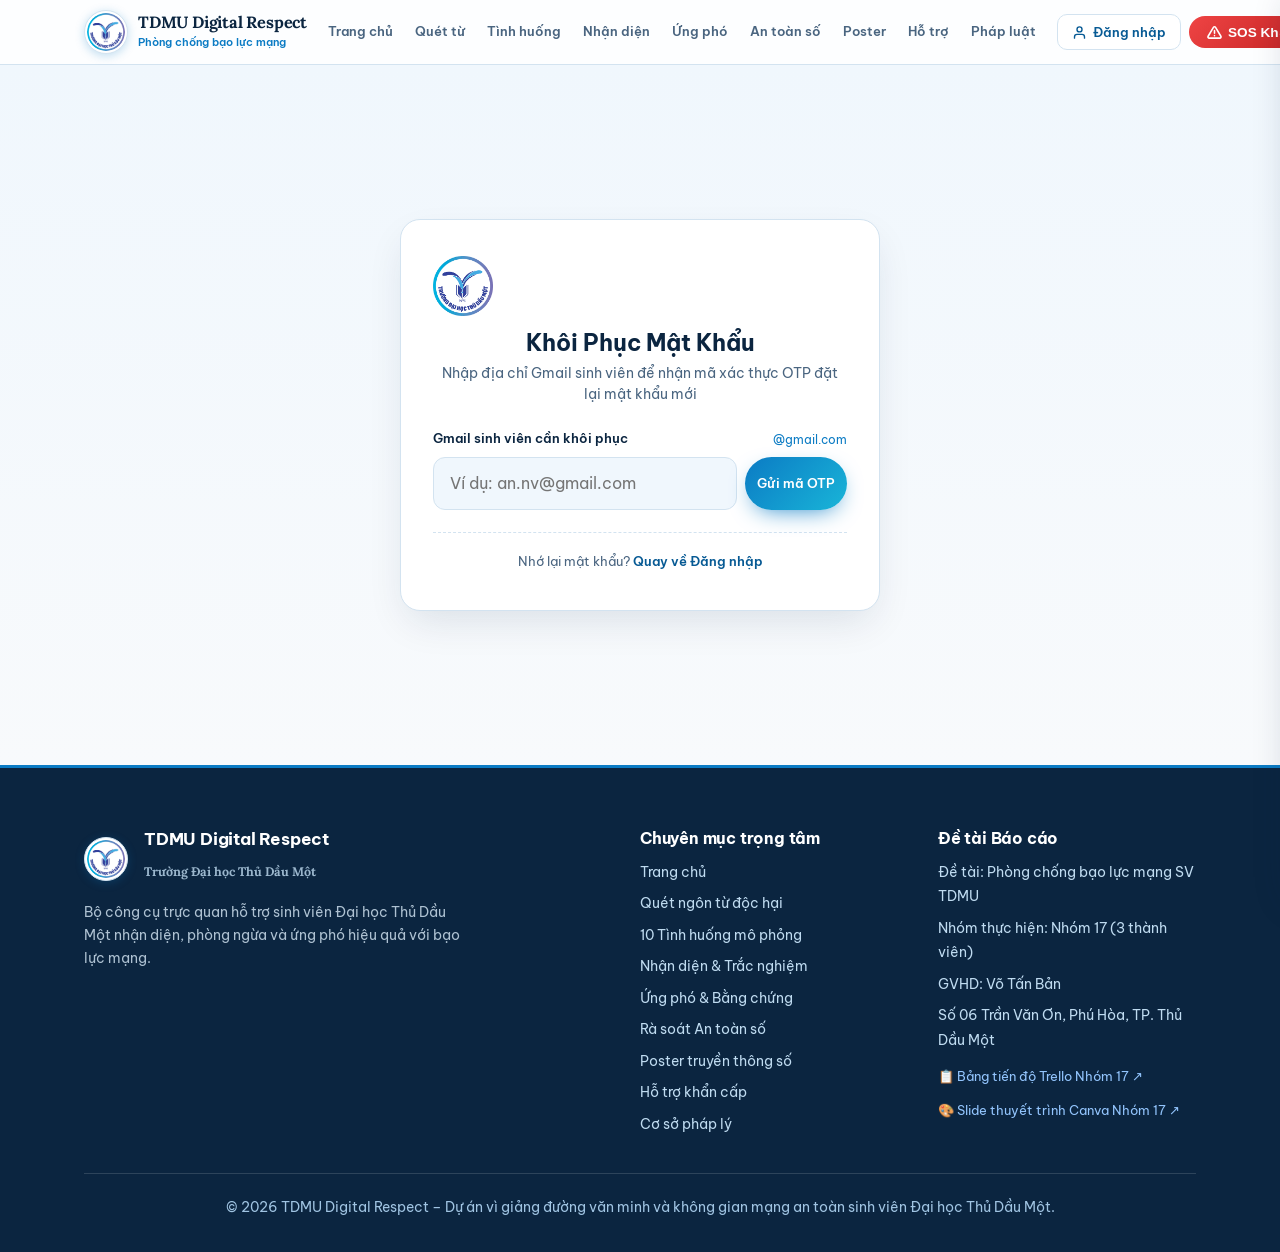
<file: quen-mat-khau.html>
<!DOCTYPE html>
<html lang="vi">
<head>
  <meta charset="utf-8">
  <meta name="viewport" content="width=device-width, initial-scale=1">
  <title>Khôi Phục Mật Khẩu – TDMU Digital Respect</title>
  <meta name="description" content="Khôi phục và đặt lại mật khẩu tài khoản sinh viên Trường Đại học Thủ Dầu Một qua Gmail xác thực.">
  <meta name="theme-color" content="#0B7BC4">
  <link rel="preconnect" href="https://fonts.googleapis.com">
  <link rel="stylesheet" href="https://fonts.googleapis.com/css2?family=Be+Vietnam+Pro:wght@300;400;500;600;700;800&family=Lora:wght@600;700&display=swap">
  <link rel="stylesheet" href="css/style.css">
</head>
<body>
  <header class="hd" id="top">
    <div class="pg" id="pg"></div>
    <div class="w">
      <a class="lg" href="index.html">
        <img class="tdmu-header-logo" src="assets/tdmu-logo.png" alt="Logo Trường Đại học Thủ Dầu Một" width="40" height="40">
        <div class="lg-meta">
          <span class="lg-name">TDMU Digital Respect</span>
          <span class="lg-sub">Phòng chống bạo lực mạng</span>
        </div>
      </a>
      <nav class="desktop-nav" aria-label="Điều hướng chính">
        <a href="index.html">Trang chủ</a>
        <a href="quet-tu.html">Quét từ</a>
        <a href="tinh-huong.html">Tình huống</a>
        <a href="nhan-dien.html">Nhận diện</a>
        <a href="ung-pho.html">Ứng phó</a>
        <a href="an-toan-so.html">An toàn số</a>
        <a href="poster.html">Poster</a>
        <a href="ho-tro.html">Hỗ trợ</a>
        <a href="phap-luat.html">Pháp luật</a>
      </nav>
      <div class="hd-actions">
        <button class="btn-sos open-sos" type="button" aria-label="Cứu trợ khẩn cấp">
          <svg width="15" height="15" viewBox="0 0 24 24" fill="none" stroke="currentColor" stroke-width="2.5" stroke-linecap="round" stroke-linejoin="round" aria-hidden="true">
            <path d="M10.29 3.86L1.82 18a2 2 0 0 0 1.71 3h16.94a2 2 0 0 0 1.71-3L13.71 3.86a2 2 0 0 0-3.42 0z" />
            <line x1="12" y1="9" x2="12" y2="13" />
            <line x1="12" y1="17" x2="12.01" y2="17" />
          </svg>
          <span class="sos-label">SOS Khẩn cấp</span>
        </button>
        <button id="mobileMenuBtn" class="mobile-menu-btn" type="button" aria-label="Mở menu điều hướng" aria-expanded="false">
          <svg class="icon-open" width="22" height="22" viewBox="0 0 24 24" fill="none" stroke="currentColor" stroke-width="2.3" stroke-linecap="round" stroke-linejoin="round" aria-hidden="true">
            <line x1="3" y1="6" x2="21" y2="6" />
            <line x1="3" y1="12" x2="21" y2="12" />
            <line x1="3" y1="18" x2="21" y2="18" />
          </svg>
          <svg class="icon-close" width="22" height="22" viewBox="0 0 24 24" fill="none" stroke="currentColor" stroke-width="2.3" stroke-linecap="round" stroke-linejoin="round" aria-hidden="true">
            <line x1="18" y1="6" x2="6" y2="18" />
            <line x1="6" y1="6" x2="18" y2="18" />
          </svg>
        </button>
      </div>
    </div>

    <div id="mobileNavBackdrop" class="mobile-nav-backdrop"></div>
    <div id="mobileNavDrawer" class="mobile-nav-drawer" aria-label="Menu di động">
      <div class="mobile-nav-header">
        <div class="mobile-nav-brand">
          <img class="tdmu-header-logo" src="assets/tdmu-logo.png" alt="Logo TDMU" width="34" height="34">
          <div>
            <b>TDMU Digital Respect</b>
            <span>Phòng chống bạo lực mạng SV TDMU</span>
          </div>
        </div>
        <button id="closeMobileNavBtn" class="close-mobile-nav" type="button" aria-label="Đóng menu">
          <svg width="20" height="20" viewBox="0 0 24 24" fill="none" stroke="currentColor" stroke-width="2.3" stroke-linecap="round" stroke-linejoin="round" aria-hidden="true">
            <line x1="18" y1="6" x2="6" y2="18" />
            <line x1="6" y1="6" x2="18" y2="18" />
          </svg>
        </button>
      </div>
      <div class="mobile-nav-list">
        <a class="mobile-nav-link" href="index.html">
          <span class="mn-icon">🏛️</span>
          <div class="mn-content">
            <b>Trang chủ & Tổng quan</b>
            <span>Đề tài Báo cáo Nhóm 17 – TDMU</span>
          </div>
        </a>
        <a class="mobile-nav-link" href="quet-tu.html">
          <span class="mn-icon">🔍</span>
          <div class="mn-content">
            <b>Quét từ ngữ độc hại</b>
            <span>Phát hiện công kích & xúc phạm</span>
          </div>
        </a>
        <a class="mobile-nav-link" href="tinh-huong.html">
          <span class="mn-icon">💬</span>
          <div class="mn-content">
            <b>10 Tình huống mô phỏng</b>
            <span>Thực hành xử lý chat thực tế</span>
          </div>
        </a>
        <a class="mobile-nav-link" href="nhan-dien.html">
          <span class="mn-icon">📝</span>
          <div class="mn-content">
            <b>Nhận diện & Trắc nghiệm</b>
            <span>10 câu hỏi kiểm tra kiến thức</span>
          </div>
        </a>
        <a class="mobile-nav-link" href="ung-pho.html">
          <span class="mn-icon">🛡️</span>
          <div class="mn-content">
            <b>Ứng phó & Lập chứng cứ</b>
            <span>Mẫu biên bản gửi Nhà trường</span>
          </div>
        </a>
        <a class="mobile-nav-link" href="an-toan-so.html">
          <span class="mn-icon">🔒</span>
          <div class="mn-content">
            <b>Rà soát An toàn số</b>
            <span>4 lớp bảo vệ tài khoản SV</span>
          </div>
        </a>
        <a class="mobile-nav-link" href="poster.html">
          <span class="mn-icon">🎨</span>
          <div class="mn-content">
            <b>Thư viện Poster số</b>
            <span>Ấn phẩm tuyên truyền học đường</span>
          </div>
        </a>
        <a class="mobile-nav-link" href="ho-tro.html">
          <span class="mn-icon">📞</span>
          <div class="mn-content">
            <b>Hỗ trợ & Đường dây nóng</b>
            <span>Phòng CTSV, Cố vấn học tập</span>
          </div>
        </a>
        <a class="mobile-nav-link" href="phap-luat.html">
          <span class="mn-icon">⚖️</span>
          <div class="mn-content">
            <b>Cơ sở pháp lý & Nội quy</b>
            <span>Văn hóa ứng xử số sinh viên</span>
          </div>
        </a>
      </div>
      <div class="mobile-nav-footer">
        <a class="btn-sos-call" href="tel:02743822518">
          <svg width="16" height="16" viewBox="0 0 24 24" fill="none" stroke="currentColor" stroke-width="2.5" stroke-linecap="round" stroke-linejoin="round" aria-hidden="true"><path d="M22 16.92v3a2 2 0 0 1-2.18 2 19.79 19.79 0 0 1-8.63-3.07 19.5 19.5 0 0 1-6-6 19.79 19.79 0 0 1-3.07-8.67A2 2 0 0 1 4.11 2h3a2 2 0 0 1 2 1.72 12.84 12.84 0 0 0 .7 2.81 2 2 0 0 1-.45 2.11L8.09 9.91a16 16 0 0 0 6 6l1.27-1.27a2 2 0 0 1 2.11-.45 12.84 12.84 0 0 0 2.81.7A2 2 0 0 1 22 16.92z"/></svg>
          Gọi ngay SOS Cứu trợ: 0274.3822.518
        </a>
      </div>
    </div>
  </header>

  <main>
    <div class="auth-wrapper">
      <div class="auth-card">
        <div class="auth-header">
          <img src="assets/tdmu-logo.png" alt="Logo Trường Đại học Thủ Dầu Một" class="auth-logo" width="60" height="60">
          <h1 class="auth-title">Khôi Phục Mật Khẩu</h1>
          <p class="auth-subtitle">Nhập địa chỉ Gmail sinh viên để nhận mã xác thực OTP đặt lại mật khẩu mới</p>
        </div>

        <div id="authAlert" style="display:none"></div>

        <form class="auth-form" id="forgotForm">
          <div class="auth-field">
            <label class="auth-label" for="resetEmail">
              <span>Gmail sinh viên cần khôi phục</span>
              <span style="font-weight:400;font-size:.74rem;color:var(--tl)">@gmail.com</span>
            </label>
            <div style="display:flex;gap:8px">
              <input type="email" id="resetEmail" class="auth-input" placeholder="Ví dụ: an.nv@gmail.com" required autocomplete="email" style="flex:1">
              <button type="button" class="btn" id="sendOtpBtn" style="white-space:nowrap;padding:8px 12px;font-size:.82rem">
                Gửi mã OTP
              </button>
            </div>
          </div>

          <div class="auth-field" id="otpSection" style="display:none">
            <label class="auth-label" for="resetOtp">
              <span>Mã xác thực OTP (6 số)</span>
              <span style="font-weight:400;font-size:.74rem;color:#059669">Đã gửi về hộp thư Gmail</span>
            </label>
            <input type="text" id="resetOtp" class="auth-input" placeholder="Nhập 6 số OTP (Ví dụ: 862419)" maxlength="6" autocomplete="off">
          </div>

          <div class="auth-field" id="newPassSection" style="display:none">
            <label class="auth-label" for="newPass">
              <span>Mật khẩu mới</span>
            </label>
            <input type="password" id="newPass" class="auth-input" placeholder="Tối thiểu 6 ký tự" autocomplete="new-password">

            <label class="auth-label" for="newPassConfirm" style="margin-top:8px">
              <span>Xác nhận mật khẩu mới</span>
            </label>
            <input type="password" id="newPassConfirm" class="auth-input" placeholder="Nhập lại mật khẩu mới" autocomplete="new-password">
          </div>

          <button type="submit" class="auth-btn-submit" id="submitResetBtn" style="display:none">
            Cập Nhật Mật Khẩu Mới
          </button>
        </form>

        <div class="auth-footer">
          <span>Nhớ lại mật khẩu?</span>
          <a href="dang-nhap.html">Quay về Đăng nhập</a>
        </div>
      </div>
    </div>
  </main>

  <footer>
    <div class="w">
      <div class="fg">
        <div>
          <div class="footer-logo">
            <img class="tdmu-header-logo" src="assets/tdmu-logo.png" alt="Logo Trường Đại học Thủ Dầu Một" width="44" height="44">
            <div style="margin-left:6px">
              <b style="display:block;font-size:1.05rem;color:#fff">TDMU Digital Respect</b>
              <span style="font-size:.78rem;opacity:.8;display:block">Trường Đại học Thủ Dầu Một</span>
            </div>
          </div>
          <p>Bộ công cụ trực quan hỗ trợ sinh viên Đại học Thủ Dầu Một nhận diện, phòng ngừa và ứng phó hiệu quả với bạo lực mạng.</p>
        </div>
        <div>
          <b>Chuyên mục trọng tâm</b>
          <a href="index.html">Trang chủ</a>
          <a href="quet-tu.html">Quét ngôn từ độc hại</a>
          <a href="tinh-huong.html">10 Tình huống mô phỏng</a>
          <a href="nhan-dien.html">Nhận diện & Trắc nghiệm</a>
          <a href="ung-pho.html">Ứng phó & Bằng chứng</a>
          <a href="an-toan-so.html">Rà soát An toàn số</a>
          <a href="poster.html">Poster truyền thông số</a>
          <a href="ho-tro.html">Hỗ trợ khẩn cấp</a>
          <a href="phap-luat.html">Cơ sở pháp lý</a>
        </div>
        <div>
          <b>Đề tài Báo cáo</b>
          <span>Đề tài: Phòng chống bạo lực mạng SV TDMU</span>
          <span>Nhóm thực hiện: Nhóm 17 (3 thành viên)</span>
          <span>GVHD: Võ Tấn Bản</span>
          <span>Số 06 Trần Văn Ơn, Phú Hòa, TP. Thủ Dầu Một</span>
          <a href="https://trello.com/b/yOmx5wkw" target="_blank" rel="noopener noreferrer" style="display:inline-flex;align-items:center;gap:6px;color:#93C5FD;margin-top:6px;font-size:.82rem;text-decoration:none">📋 Bảng tiến độ Trello Nhóm 17 ↗</a>
          <a href="https://canva.link/nbr83w5sgsaciqh" target="_blank" rel="noopener noreferrer" style="display:inline-flex;align-items:center;gap:6px;color:#93C5FD;margin-top:4px;font-size:.82rem;text-decoration:none">🎨 Slide thuyết trình Canva Nhóm 17 ↗</a>
        </div>
      </div>
      <hr class="footer-divider">
      <p style="margin:0;color:#A0C4E2;font-size:.86rem;text-align:center">© 2026 TDMU Digital Respect – Dự án vì giảng đường văn minh và không gian mạng an toàn sinh viên Đại học Thủ Dầu Một.</p>
    </div>
  </footer>

  <script src="js/main.js"></script>
  <script src="js/scanner.js"></script>
  <script src="js/interactive.js"></script>
  <script src="js/tools.js"></script>
  <script src="js/features.js"></script>
  <script>
    (function() {
      const alertBox = document.getElementById('authAlert');
      const resetEmail = document.getElementById('resetEmail');
      const sendOtpBtn = document.getElementById('sendOtpBtn');
      const otpSection = document.getElementById('otpSection');
      const newPassSection = document.getElementById('newPassSection');
      const submitResetBtn = document.getElementById('submitResetBtn');
      const resetOtp = document.getElementById('resetOtp');
      const newPass = document.getElementById('newPass');
      const newPassConfirm = document.getElementById('newPassConfirm');

      let currentGeneratedOtp = '';

      function showAlert(msg, type) {
        if (!alertBox) return;
        alertBox.className = 'auth-alert auth-alert-' + type;
        alertBox.style.display = 'flex';
        alertBox.innerHTML = '<span>' + (type === 'success' ? '✓' : type === 'error' ? '✕' : 'ℹ') + '</span><div>' + msg + '</div>';
      }

      if (sendOtpBtn && resetEmail) {
        sendOtpBtn.onclick = function() {
          const email = resetEmail.value.trim().toLowerCase();
          if (!email) {
            showAlert('Vui lòng nhập địa chỉ Gmail tài khoản của bạn để khôi phục mật khẩu!', 'error');
            return;
          }
          if (!email.includes('@gmail.com') && !email.includes('@student.tdmu.edu.vn')) {
            showAlert('Vui lòng nhập đúng định dạng Gmail (@gmail.com hoặc @student.tdmu.edu.vn)!', 'error');
            return;
          }

          const users = window.TDMU_AUTH ? window.TDMU_AUTH.getStoredUsers() : [];
          const user = users.find(u => u.email.toLowerCase() === email);

          if (!user) {
            showAlert('Địa chỉ Gmail này chưa được đăng ký trong hệ thống! Vui lòng kiểm tra lại Gmail bạn đã tạo hoặc nhấn "Đăng ký tài khoản mới".', 'error');
            return;
          }

          currentGeneratedOtp = String(Math.floor(100000 + Math.random() * 900000));
          otpSection.style.display = 'flex';
          newPassSection.style.display = 'flex';
          submitResetBtn.style.display = 'block';
          resetEmail.readOnly = true;
          sendOtpBtn.disabled = true;
          sendOtpBtn.textContent = 'Đã gửi OTP';

          showAlert('Hệ thống đã gửi mã xác thực OTP 6 chữ số tới hộp thư Gmail: <b>' + email + '</b>. Mã xác thực của bạn: <b style="color:#075A94;font-size:1.05rem">' + currentGeneratedOtp + '</b> (hiệu lực trong 05 phút). Vui lòng nhập mã và đặt mật khẩu mới bên dưới.', 'success');
          if (resetOtp) resetOtp.value = currentGeneratedOtp;
        };
      }

      const forgotForm = document.getElementById('forgotForm');
      if (forgotForm) {
        forgotForm.onsubmit = function(e) {
          e.preventDefault();
          const email = resetEmail.value.trim().toLowerCase();
          const otp = resetOtp ? resetOtp.value.trim() : '';
          const pass = newPass ? newPass.value : '';
          const passConfirm = newPassConfirm ? newPassConfirm.value : '';

          if (otp !== currentGeneratedOtp) {
            showAlert('Mã OTP xác thực không đúng! Vui lòng kiểm tra lại.', 'error');
            return;
          }

          if (pass.length < 6) {
            showAlert('Mật khẩu mới phải có ít nhất 6 ký tự để đảm bảo an toàn số!', 'error');
            return;
          }

          if (pass !== passConfirm) {
            showAlert('Mật khẩu xác nhận không khớp! Vui lòng nhập lại chính xác.', 'error');
            return;
          }

          const users = window.TDMU_AUTH ? window.TDMU_AUTH.getStoredUsers() : [];
          const user = users.find(u => u.email.toLowerCase() === email);

          if (user) {
            user.pass = pass;
            try {
              localStorage.setItem('tdmu_users', JSON.stringify(users));
            } catch (err) {}

            showAlert('Đặt lại mật khẩu mới cho tài khoản Gmail: <b>' + email + '</b> thành công! Đang chuyển hướng về trang Đăng nhập...', 'success');
            setTimeout(function() {
              window.location.href = 'dang-nhap.html?reset=true&email=' + encodeURIComponent(email);
            }, 1000);
          } else {
            showAlert('Không tìm thấy tài khoản tương ứng với Gmail này!', 'error');
          }
        };
      }
    })();
  </script>
</body>
</html>
</file>
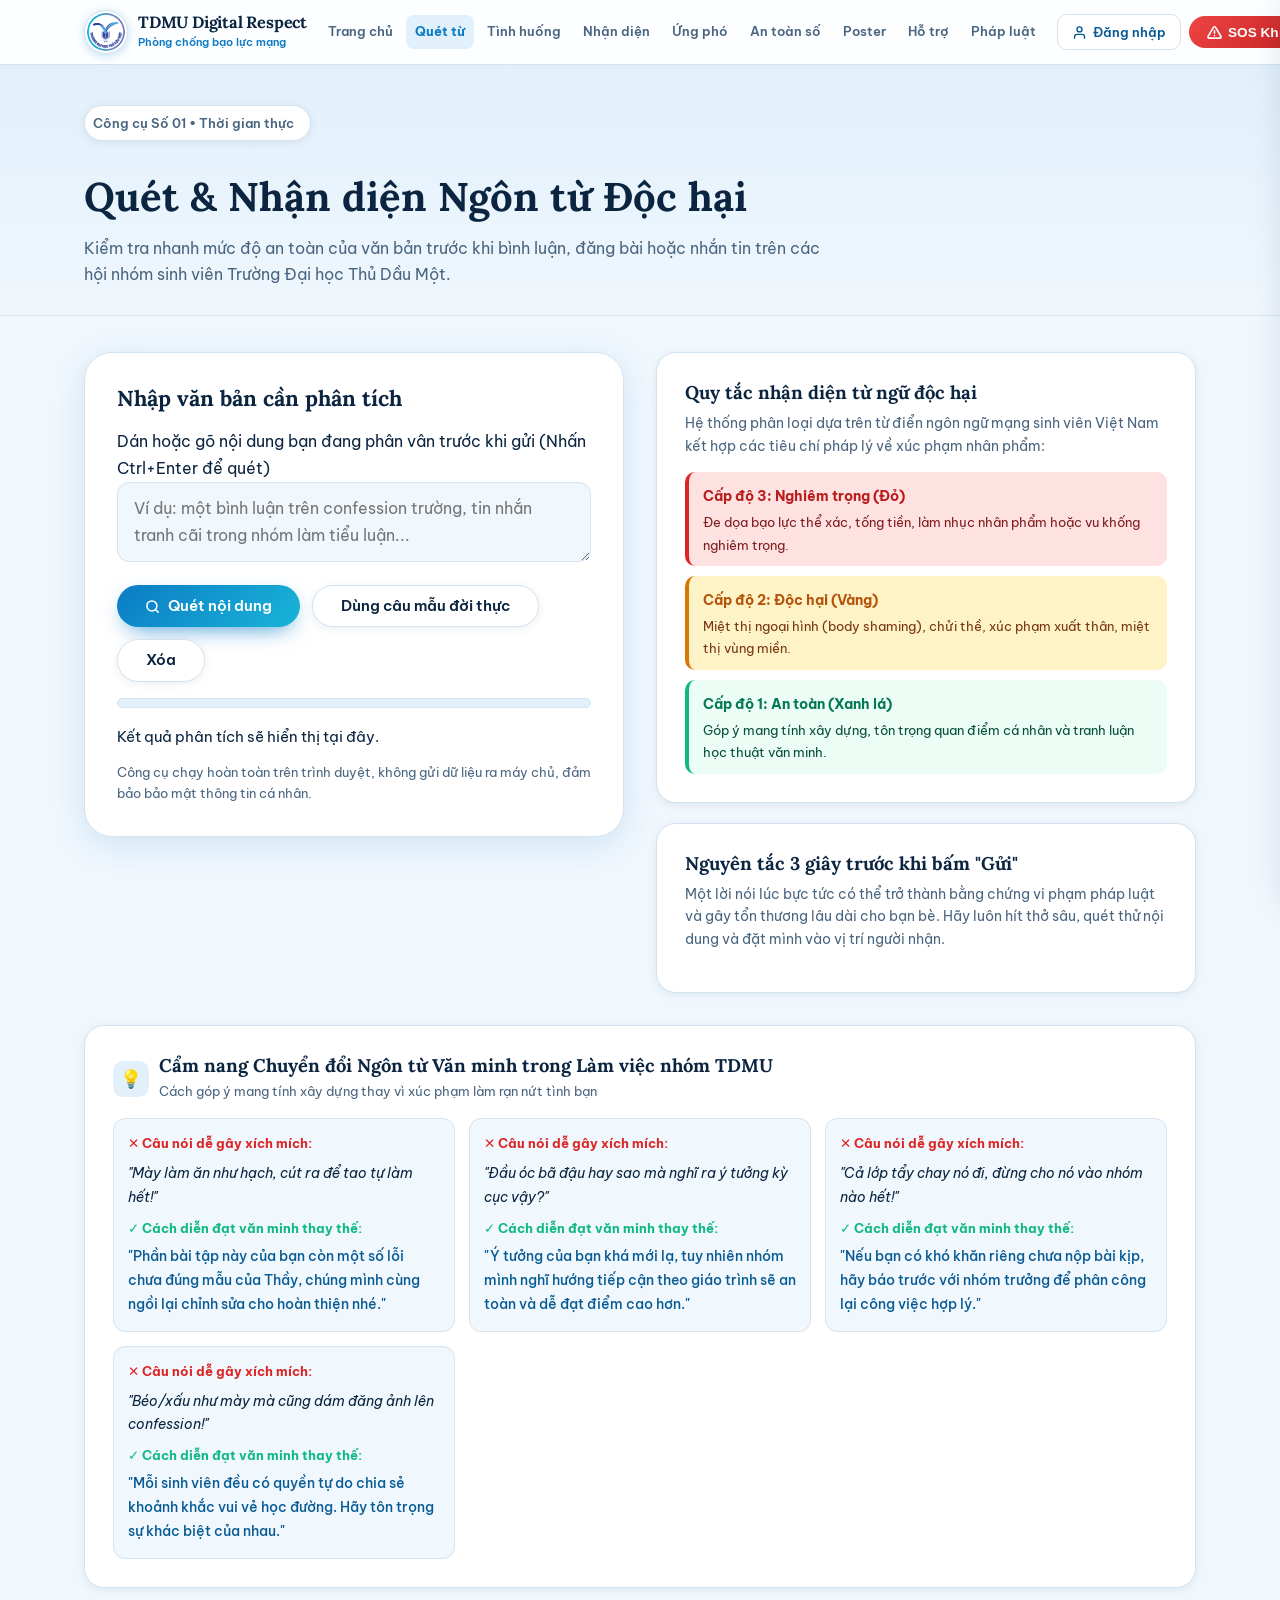
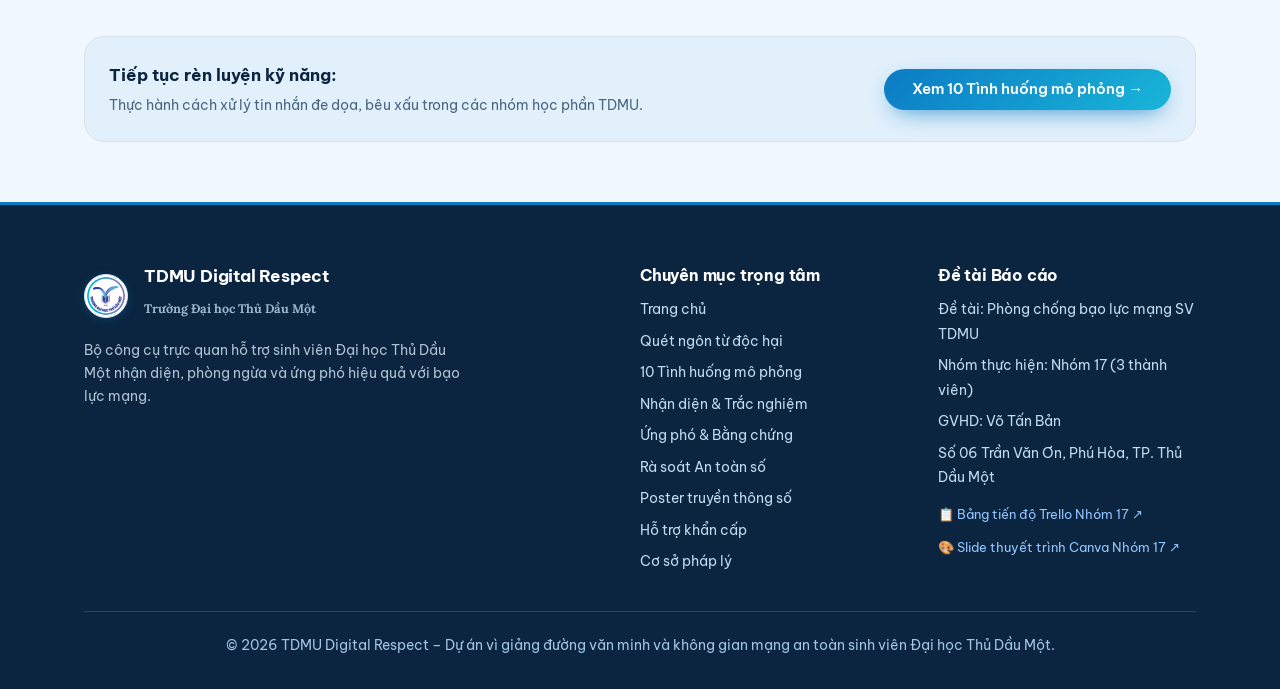
<file: quet-tu.html>
<!DOCTYPE html>
<html lang="vi">
<head>
<meta charset="utf-8">
<meta name="viewport" content="width=device-width, initial-scale=1">
<title>Quét Ngôn Từ Độc Hại Thời Gian Thực – TDMU Digital Respect</title>
<meta name="description" content="Đề tài Báo cáo môn học: Website phòng chống bạo lực mạng sinh viên Thủ Dầu Một – Nhóm 17. GVHD: Võ Tấn Bản.">
<meta name="theme-color" content="#0B7BC4">
<link rel="preconnect" href="https://fonts.googleapis.com">
<link rel="stylesheet" href="https://fonts.googleapis.com/css2?family=Be+Vietnam+Pro:wght@300;400;500;600;700;800&family=Lora:wght@600;700&display=swap">
<link rel="stylesheet" href="css/style.css">
</head>
<body>
<header class="hd" id="top">
  <div class="pg" id="pg"></div>
  <div class="w">
    <a class="lg" href="index.html">
      <img class="tdmu-header-logo" src="assets/tdmu-logo.png" alt="Logo Trường Đại học Thủ Dầu Một" width="40" height="40">
      <div class="lg-meta">
        <span class="lg-name">TDMU Digital Respect</span>
        <span class="lg-sub">Phòng chống bạo lực mạng</span>
      </div>
    </a>
    <nav class="desktop-nav" aria-label="Điều hướng chính">
      <a href="index.html">Trang chủ</a>
      <a href="quet-tu.html" class="on">Quét từ</a>
      <a href="tinh-huong.html">Tình huống</a>
      <a href="nhan-dien.html">Nhận diện</a>
      <a href="ung-pho.html">Ứng phó</a>
      <a href="an-toan-so.html">An toàn số</a>
      <a href="poster.html">Poster</a>
      <a href="ho-tro.html">Hỗ trợ</a>
      <a href="phap-luat.html">Pháp luật</a>
    </nav>
    <div class="hd-actions">
      <button class="btn-sos open-sos" type="button" aria-label="Cứu trợ khẩn cấp">
        <svg width="15" height="15" viewBox="0 0 24 24" fill="none" stroke="currentColor" stroke-width="2.5" stroke-linecap="round" stroke-linejoin="round" aria-hidden="true"><path d="M10.29 3.86L1.82 18a2 2 0 0 0 1.71 3h16.94a2 2 0 0 0 1.71-3L13.71 3.86a2 2 0 0 0-3.42 0z"/><line x1="12" y1="9" x2="12" y2="13"/><line x1="12" y1="17" x2="12.01" y2="17"/></svg>
        <span class="sos-label">SOS Khẩn cấp</span>
      </button>
      <button id="mobileMenuBtn" class="mobile-menu-btn" type="button" aria-label="Mở menu điều hướng" aria-expanded="false">
        <svg class="icon-open" width="22" height="22" viewBox="0 0 24 24" fill="none" stroke="currentColor" stroke-width="2.3" stroke-linecap="round" stroke-linejoin="round" aria-hidden="true"><line x1="3" y1="6" x2="21" y2="6"/><line x1="3" y1="12" x2="21" y2="12"/><line x1="3" y1="18" x2="21" y2="18"/></svg>
        <svg class="icon-close" width="22" height="22" viewBox="0 0 24 24" fill="none" stroke="currentColor" stroke-width="2.3" stroke-linecap="round" stroke-linejoin="round" aria-hidden="true"><line x1="18" y1="6" x2="6" y2="18"/><line x1="6" y1="6" x2="18" y2="18"/></svg>
      </button>
    </div>
  </div>

  <div id="mobileNavBackdrop" class="mobile-nav-backdrop"></div>
  <div id="mobileNavDrawer" class="mobile-nav-drawer" aria-label="Menu di động">
    <div class="mobile-nav-header">
      <div class="mobile-nav-brand">
        <img class="tdmu-header-logo" src="assets/tdmu-logo.png" alt="Logo TDMU" width="34" height="34">
        <div>
          <b>TDMU Digital Respect</b>
          <span>Phòng chống bạo lực mạng SV TDMU</span>
        </div>
      </div>
      <button id="closeMobileNavBtn" class="close-mobile-nav" type="button" aria-label="Đóng menu">
        <svg width="20" height="20" viewBox="0 0 24 24" fill="none" stroke="currentColor" stroke-width="2.3" stroke-linecap="round" stroke-linejoin="round" aria-hidden="true"><line x1="18" y1="6" x2="6" y2="18"/><line x1="6" y1="6" x2="18" y2="18"/></svg>
      </button>
    </div>
    <div class="mobile-nav-list">
      <a class="mobile-nav-link" href="index.html">
        <span class="mn-icon">🏛️</span>
        <div class="mn-content">
          <b>Trang chủ & Tổng quan</b>
          <span>Đề tài Báo cáo Nhóm 17 – TDMU</span>
        </div>
      </a>
      <a class="mobile-nav-link on" href="quet-tu.html">
        <span class="mn-icon">🔍</span>
        <div class="mn-content">
          <b>Quét từ ngữ độc hại</b>
          <span>Phát hiện công kích & xúc phạm</span>
        </div>
      </a>
      <a class="mobile-nav-link" href="tinh-huong.html">
        <span class="mn-icon">💬</span>
        <div class="mn-content">
          <b>10 Tình huống mô phỏng</b>
          <span>Thực hành xử lý chat thực tế</span>
        </div>
      </a>
      <a class="mobile-nav-link" href="nhan-dien.html">
        <span class="mn-icon">📝</span>
        <div class="mn-content">
          <b>Nhận diện & Trắc nghiệm</b>
          <span>10 câu hỏi kiểm tra kiến thức</span>
        </div>
      </a>
      <a class="mobile-nav-link" href="ung-pho.html">
        <span class="mn-icon">🛡️</span>
        <div class="mn-content">
          <b>Ứng phó & Lập chứng cứ</b>
          <span>Mẫu biên bản gửi Nhà trường</span>
        </div>
      </a>
      <a class="mobile-nav-link" href="an-toan-so.html">
        <span class="mn-icon">🔒</span>
        <div class="mn-content">
          <b>Rà soát An toàn số</b>
          <span>4 lớp bảo vệ tài khoản SV</span>
        </div>
      </a>
      <a class="mobile-nav-link" href="poster.html">
        <span class="mn-icon">🎨</span>
        <div class="mn-content">
          <b>Thư viện Poster số</b>
          <span>Ấn phẩm tuyên truyền học đường</span>
        </div>
      </a>
      <a class="mobile-nav-link" href="ho-tro.html">
        <span class="mn-icon">📞</span>
        <div class="mn-content">
          <b>Hỗ trợ & Đường dây nóng</b>
          <span>Phòng CTSV, Cố vấn học tập</span>
        </div>
      </a>
      <a class="mobile-nav-link" href="phap-luat.html">
        <span class="mn-icon">⚖️</span>
        <div class="mn-content">
          <b>Cơ sở pháp lý & Nội quy</b>
          <span>Văn hóa ứng xử số sinh viên</span>
        </div>
      </a>
    </div>
    <div class="mobile-nav-footer">
      <a class="btn-sos-call" href="tel:02743822518">
        <svg width="16" height="16" viewBox="0 0 24 24" fill="none" stroke="currentColor" stroke-width="2.5" stroke-linecap="round" stroke-linejoin="round" aria-hidden="true"><path d="M22 16.92v3a2 2 0 0 1-2.18 2 19.79 19.79 0 0 1-8.63-3.07 19.5 19.5 0 0 1-6-6 19.79 19.79 0 0 1-3.07-8.67A2 2 0 0 1 4.11 2h3a2 2 0 0 1 2 1.72 12.84 12.84 0 0 0 .7 2.81 2 2 0 0 1-.45 2.11L8.09 9.91a16 16 0 0 0 6 6l1.27-1.27a2 2 0 0 1 2.11-.45 12.84 12.84 0 0 0 2.81.7A2 2 0 0 1 22 16.92z"/></svg>
        Gọi ngay SOS Cứu trợ: 0274.3822.518
      </a>
    </div>
  </div>
</header>

<main>
<div class="page-header">
  <div class="w">
    <div class="badge">Công cụ Số 01 • Thời gian thực</div>
    <h1>Quét & Nhận diện Ngôn từ Độc hại</h1>
    <p>Kiểm tra nhanh mức độ an toàn của văn bản trước khi bình luận, đăng bài hoặc nhắn tin trên các hội nhóm sinh viên Trường Đại học Thủ Dầu Một.</p>
  </div>
</div>

<div class="w" style="margin-bottom:60px">
  <div class="two" style="align-items:start">
    <div class="hero-card" id="quet" style="box-shadow:var(--shadow-md)">
      <h2>Nhập văn bản cần phân tích</h2>
      <label for="tx">Dán hoặc gõ nội dung bạn đang phân vân trước khi gửi (Nhấn Ctrl+Enter để quét)</label>
      <textarea id="tx" placeholder="Ví dụ: một bình luận trên confession trường, tin nhắn tranh cãi trong nhóm làm tiểu luận..."></textarea>
      <div class="acts" style="margin-top:14px">
        <button class="btn" id="go" type="button">
          <svg width="15" height="15" viewBox="0 0 24 24" fill="none" stroke="currentColor" stroke-width="2.4" stroke-linecap="round" stroke-linejoin="round" aria-hidden="true"><circle cx="11" cy="11" r="8"/><path d="m21 21-4.35-4.35"/></svg>
          Quét nội dung
        </button>
        <button class="btn o" id="ex" type="button">Dùng câu mẫu đời thực</button>
        <button class="btn o" id="clearTx" type="button">Xóa</button>
      </div>
      <div class="mt" aria-hidden="true"><div id="bar"></div></div>
      <div class="out" id="res" aria-live="polite">Kết quả phân tích sẽ hiển thị tại đây.</div>
      <p class="hint" style="margin:12px 0 0">Công cụ chạy hoàn toàn trên trình duyệt, không gửi dữ liệu ra máy chủ, đảm bảo bảo mật thông tin cá nhân.</p>
    </div>

    <div>
      <div class="card" style="margin-bottom:20px">
        <h3 style="margin-top:0">Quy tắc nhận diện từ ngữ độc hại</h3>
        <p style="color:var(--mu);font-size:.9rem;line-height:1.6">Hệ thống phân loại dựa trên từ điển ngôn ngữ mạng sinh viên Việt Nam kết hợp các tiêu chí pháp lý về xúc phạm nhân phẩm:</p>
        <div style="display:flex;flex-direction:column;gap:10px;margin-top:14px">
          <div style="padding:10px 14px;background:#FEE2E2;border-radius:10px;border-left:4px solid #DC2626">
            <b style="color:#B91C1C;font-size:.88rem">Cấp độ 3: Nghiêm trọng (Đỏ)</b>
            <p style="margin:2px 0 0;font-size:.82rem;color:#7F1D1D">Đe dọa bạo lực thể xác, tống tiền, làm nhục nhân phẩm hoặc vu khống nghiêm trọng.</p>
          </div>
          <div style="padding:10px 14px;background:#FEF3C7;border-radius:10px;border-left:4px solid #D97706">
            <b style="color:#B45309;font-size:.88rem">Cấp độ 2: Độc hại (Vàng)</b>
            <p style="margin:2px 0 0;font-size:.82rem;color:#78350F">Miệt thị ngoại hình (body shaming), chửi thề, xúc phạm xuất thân, miệt thị vùng miền.</p>
          </div>
          <div style="padding:10px 14px;background:#ECFDF5;border-radius:10px;border-left:4px solid #10B981">
            <b style="color:#047857;font-size:.88rem">Cấp độ 1: An toàn (Xanh lá)</b>
            <p style="margin:2px 0 0;font-size:.82rem;color:#064E3B">Góp ý mang tính xây dựng, tôn trọng quan điểm cá nhân và tranh luận học thuật văn minh.</p>
          </div>
        </div>
      </div>

      <div class="card">
        <h3 style="margin-top:0">Nguyên tắc 3 giây trước khi bấm "Gửi"</h3>
        <p style="color:var(--mu);font-size:.88rem;line-height:1.6">Một lời nói lúc bực tức có thể trở thành bằng chứng vi phạm pháp luật và gây tổn thương lâu dài cho bạn bè. Hãy luôn hít thở sâu, quét thử nội dung và đặt mình vào vị trí người nhận.</p>
      </div>
    </div>
  </div>

  <div class="card" style="margin-top:32px;box-shadow:var(--shadow-sm)">
    <div style="display:flex;align-items:center;gap:10px;margin-bottom:14px">
      <div style="width:36px;height:36px;border-radius:10px;background:var(--so);color:var(--tl);display:grid;place-items:center;font-size:1.1rem">💡</div>
      <div>
        <h3 style="margin:0;font-size:1.15rem">Cẩm nang Chuyển đổi Ngôn từ Văn minh trong Làm việc nhóm TDMU</h3>
        <span style="font-size:.82rem;color:var(--mu)">Cách góp ý mang tính xây dựng thay vì xúc phạm làm rạn nứt tình bạn</span>
      </div>
    </div>

    <div style="display:grid;grid-template-columns:repeat(auto-fit, minmax(280px, 1fr));gap:14px">
      <div style="background:var(--bg);border:1px solid var(--ln);border-radius:12px;padding:14px">
        <div style="color:#DC2626;font-size:.84rem;font-weight:700;margin-bottom:6px">✕ Câu nói dễ gây xích mích:</div>
        <p style="margin:0 0 8px;font-size:.88rem;color:var(--ink);font-style:italic">"Mày làm ăn như hạch, cút ra để tao tự làm hết!"</p>
        <div style="color:#10B981;font-size:.84rem;font-weight:700;margin-bottom:4px">✓ Cách diễn đạt văn minh thay thế:</div>
        <p style="margin:0;font-size:.88rem;color:var(--tld);font-weight:500">"Phần bài tập này của bạn còn một số lỗi chưa đúng mẫu của Thầy, chúng mình cùng ngồi lại chỉnh sửa cho hoàn thiện nhé."</p>
      </div>

      <div style="background:var(--bg);border:1px solid var(--ln);border-radius:12px;padding:14px">
        <div style="color:#DC2626;font-size:.84rem;font-weight:700;margin-bottom:6px">✕ Câu nói dễ gây xích mích:</div>
        <p style="margin:0 0 8px;font-size:.88rem;color:var(--ink);font-style:italic">"Đầu óc bã đậu hay sao mà nghĩ ra ý tưởng kỳ cục vậy?"</p>
        <div style="color:#10B981;font-size:.84rem;font-weight:700;margin-bottom:4px">✓ Cách diễn đạt văn minh thay thế:</div>
        <p style="margin:0;font-size:.88rem;color:var(--tld);font-weight:500">"Ý tưởng của bạn khá mới lạ, tuy nhiên nhóm mình nghĩ hướng tiếp cận theo giáo trình sẽ an toàn và dễ đạt điểm cao hơn."</p>
      </div>

      <div style="background:var(--bg);border:1px solid var(--ln);border-radius:12px;padding:14px">
        <div style="color:#DC2626;font-size:.84rem;font-weight:700;margin-bottom:6px">✕ Câu nói dễ gây xích mích:</div>
        <p style="margin:0 0 8px;font-size:.88rem;color:var(--ink);font-style:italic">"Cả lớp tẩy chay nó đi, đừng cho nó vào nhóm nào hết!"</p>
        <div style="color:#10B981;font-size:.84rem;font-weight:700;margin-bottom:4px">✓ Cách diễn đạt văn minh thay thế:</div>
        <p style="margin:0;font-size:.88rem;color:var(--tld);font-weight:500">"Nếu bạn có khó khăn riêng chưa nộp bài kịp, hãy báo trước với nhóm trưởng để phân công lại công việc hợp lý."</p>
      </div>

      <div style="background:var(--bg);border:1px solid var(--ln);border-radius:12px;padding:14px">
        <div style="color:#DC2626;font-size:.84rem;font-weight:700;margin-bottom:6px">✕ Câu nói dễ gây xích mích:</div>
        <p style="margin:0 0 8px;font-size:.88rem;color:var(--ink);font-style:italic">"Béo/xấu như mày mà cũng dám đăng ảnh lên confession!"</p>
        <div style="color:#10B981;font-size:.84rem;font-weight:700;margin-bottom:4px">✓ Cách diễn đạt văn minh thay thế:</div>
        <p style="margin:0;font-size:.88rem;color:var(--tld);font-weight:500">"Mỗi sinh viên đều có quyền tự do chia sẻ khoảnh khắc vui vẻ học đường. Hãy tôn trọng sự khác biệt của nhau."</p>
      </div>
    </div>
  </div>

  <div class="next-page-box">
    <div>
      <b style="font-size:1.05rem;color:var(--ink)">Tiếp tục rèn luyện kỹ năng:</b>
      <p style="margin:4px 0 0;font-size:.88rem;color:var(--mu)">Thực hành cách xử lý tin nhắn đe dọa, bêu xấu trong các nhóm học phần TDMU.</p>
    </div>
    <a class="btn" href="tinh-huong.html">Xem 10 Tình huống mô phỏng →</a>
  </div>
</div>
</main>

<footer>
  <div class="w">
    <div class="fg">
      <div>
        <div class="footer-logo">
          <img class="tdmu-header-logo" src="assets/tdmu-logo.png" alt="Logo Trường Đại học Thủ Dầu Một" width="44" height="44">
          <div style="margin-left:6px">
            <b style="display:block;font-size:1.05rem;color:#fff">TDMU Digital Respect</b>
            <span style="font-size:.78rem;opacity:.8;display:block">Trường Đại học Thủ Dầu Một</span>
          </div>
        </div>
        <p>Bộ công cụ trực quan hỗ trợ sinh viên Đại học Thủ Dầu Một nhận diện, phòng ngừa và ứng phó hiệu quả với bạo lực mạng.</p>
      </div>
      <div>
        <b>Chuyên mục trọng tâm</b>
        <a href="index.html">Trang chủ</a>
        <a href="quet-tu.html">Quét ngôn từ độc hại</a>
        <a href="tinh-huong.html">10 Tình huống mô phỏng</a>
        <a href="nhan-dien.html">Nhận diện & Trắc nghiệm</a>
        <a href="ung-pho.html">Ứng phó & Bằng chứng</a>
        <a href="an-toan-so.html">Rà soát An toàn số</a>
        <a href="poster.html">Poster truyền thông số</a>
        <a href="ho-tro.html">Hỗ trợ khẩn cấp</a>
        <a href="phap-luat.html">Cơ sở pháp lý</a>
      </div>
      <div>
        <b>Đề tài Báo cáo</b>
        <span>Đề tài: Phòng chống bạo lực mạng SV TDMU</span>
        <span>Nhóm thực hiện: Nhóm 17 (3 thành viên)</span>
        <span>GVHD: Võ Tấn Bản</span>
        <span>Số 06 Trần Văn Ơn, Phú Hòa, TP. Thủ Dầu Một</span>
        <a href="https://trello.com/b/yOmx5wkw" target="_blank" rel="noopener noreferrer" style="display:inline-flex;align-items:center;gap:6px;color:#93C5FD;margin-top:6px;font-size:.82rem;text-decoration:none">📋 Bảng tiến độ Trello Nhóm 17 ↗</a>
        <a href="https://canva.link/nbr83w5sgsaciqh" target="_blank" rel="noopener noreferrer" style="display:inline-flex;align-items:center;gap:6px;color:#93C5FD;margin-top:4px;font-size:.82rem;text-decoration:none">🎨 Slide thuyết trình Canva Nhóm 17 ↗</a>
      </div>
    </div>
    <hr class="footer-divider">
    <p style="margin:0;color:#A0C4E2;font-size:.86rem;text-align:center">© 2026 TDMU Digital Respect – Dự án vì giảng đường văn minh và không gian mạng an toàn sinh viên Đại học Thủ Dầu Một.</p>
  </div>
</footer>

<div class="modal-overlay" id="sosModal">
  <div class="modal-box">
    <button class="modal-close close-sos" type="button" aria-label="Đóng">&times;</button>
    <div style="display:flex;align-items:center;gap:12px;margin-bottom:16px">
      <div style="width:44px;height:44px;border-radius:12px;background:#FEE2E2;display:grid;place-items:center;color:#DC2626">
        <svg width="24" height="24" viewBox="0 0 24 24" fill="none" stroke="currentColor" stroke-width="2.4" stroke-linecap="round" stroke-linejoin="round" aria-hidden="true"><path d="M10.29 3.86L1.82 18a2 2 0 0 0 1.71 3h16.94a2 2 0 0 0 1.71-3L13.71 3.86a2 2 0 0 0-3.42 0z"/><line x1="12" y1="9" x2="12" y2="13"/><line x1="12" y1="17" x2="12.01" y2="17"/></svg>
      </div>
      <div>
        <h3 style="margin:0;color:#DC2626;font-size:1.3rem">Hỗ trợ khẩn cấp 24/7</h3>
        <span style="font-size:.85rem;color:var(--mu)">Đừng chịu đựng một mình – Hãy liên hệ các kênh dưới đây ngay</span>
      </div>
    </div>

    <div class="sos-card-call">
      <div>
        <b>113 – Công an Nhân dân</b>
        <div style="font-size:.85rem;color:var(--mu)">Đe dọa tính mạng, tống tiền, làm nhục nghiêm trọng</div>
      </div>
      <a href="tel:113">Gọi 113</a>
    </div>

    <div class="sos-card-call">
      <div>
        <b>111 – Tổng đài Quốc gia</b>
        <div style="font-size:.85rem;color:var(--mu)">Tư vấn tâm lý, bảo vệ thanh thiếu niên miễn phí 24/7</div>
      </div>
      <a href="tel:111" style="background:#0B7BC4">Gọi 111</a>
    </div>

    <div class="sos-card-call">
      <div>
        <b>Phòng CTSV – ĐH Thủ Dầu Một</b>
        <div style="font-size:.85rem;color:var(--mu)">Tiếp nhận khiếu nại, hòa giải mâu thuẫn sinh viên (Số 06 Trần Văn Ơn)</div>
      </div>
      <a href="tel:02743822058" style="background:#075A94">0274.3822.058</a>
    </div>

    <div class="sos-card-call">
      <div>
        <b>Đoàn Thanh niên – Hội Sinh viên TDMU</b>
        <div style="font-size:.85rem;color:var(--mu)">Đồng hành, tư vấn tâm lý và bảo vệ quyền lợi sinh viên</div>
      </div>
      <a href="tel:02743834340" style="background:#0B7BC4">0274.3834.340</a>
    </div>

    <div class="acts" style="margin-top:18px;justify-content:flex-end">
      <button class="btn o close-sos" type="button">Đóng lại</button>
    </div>
  </div>
</div>

<div class="modal-overlay" id="campaignModal">
  <div class="modal-box" style="max-width:680px">
    <button class="modal-close close-campaign" type="button" aria-label="Đóng">&times;</button>
    <div style="display:flex;align-items:center;gap:12px;margin-bottom:16px">
      <div style="width:48px;height:48px;border-radius:14px;background:#E0F2FE;display:grid;place-items:center;color:#0B7BC4;flex-shrink:0">
        <svg width="26" height="26" viewBox="0 0 24 24" fill="none" stroke="currentColor" stroke-width="2.2" stroke-linecap="round" stroke-linejoin="round" aria-hidden="true"><path d="M12 22s8-4 8-10V5l-8-3-8 3v7c0 6 8 10 8 10z"/></svg>
      </div>
      <div>
        <h3 style="margin:0;color:var(--ink);font-size:1.35rem">Chiến dịch Văn hóa số TDMU 2026</h3>
        <span style="font-size:.85rem;color:var(--mu)">Trường Đại học Thủ Dầu Một – "Giảng đường văn minh, không gian mạng an toàn"</span>
      </div>
    </div>

    <div style="max-height:60vh;overflow-y:auto;padding-right:4px">
      <p style="font-size:.92rem;line-height:1.65;color:var(--ink);margin:0 0 14px">Chiến dịch do Ban chỉ đạo phòng chống bạo lực mạng sinh viên TDMU khởi xướng nhằm nâng cao nhận thức, trang bị kỹ năng ứng xử văn minh và bảo vệ dữ liệu cá nhân cho toàn thể sinh viên các khoa.</p>
      
      <div class="rules-list">
        <div class="rule-item">
          <span class="rule-num">1</span>
          <div>
            <b>Tôn trọng sự khác biệt</b>
            <p>Không phán xét, miệt thị ngoại hình, tôn giáo, giới tính hoặc xuất thân của bạn học trên các diễn đàn và mạng xã hội.</p>
          </div>
        </div>
        <div class="rule-item">
          <span class="rule-num">2</span>
          <div>
            <b>Bảo mật thông tin</b>
            <p>Tuyệt đối không phát tán hình ảnh, tin nhắn riêng tư, số điện thoại cá nhân của người khác khi chưa có sự đồng ý.</p>
          </div>
        </div>
        <div class="rule-item">
          <span class="rule-num">3</span>
          <div>
            <b>Phát ngôn có trách nhiệm</b>
            <p>Kiểm chứng nguồn tin trước khi chia sẻ; không hùa theo các phong trào công kích, bêu xấu tập thể hoặc cá nhân.</p>
          </div>
        </div>
        <div class="rule-item">
          <span class="rule-num">4</span>
          <div>
            <b>Dũng cảm lên tiếng</b>
            <p>Không im lặng thờ ơ khi chứng kiến bạn bè bị bắt nạt qua mạng; chủ động đồng hành, lưu chứng cứ và trợ giúp nạn nhân.</p>
          </div>
        </div>
        <div class="rule-item">
          <span class="rule-num">5</span>
          <div>
            <b>Hợp tác & Kết nối</b>
            <p>Chủ động thông báo cho Ban cán sự lớp hoặc Phòng CTSV khi phát hiện dấu hiệu bạo lực mạng nghiêm trọng.</p>
          </div>
        </div>
      </div>
    </div>

    <div class="campaign-pledge-box">
      <b style="color:var(--ink);font-size:.95rem">Ký cam kết "Sinh viên TDMU văn minh số":</b>
      <p style="margin:4px 0 10px;font-size:.82rem;color:var(--mu)">Ký cam kết trực tuyến để chung tay xây dựng môi trường học đường số tích cực và nhận mã xác nhận tham gia.</p>
      <div style="display:flex;gap:8px;flex-wrap:wrap">
        <input id="pledgeName" type="text" placeholder="Nhập họ và tên sinh viên..." style="flex:1;min-width:180px;padding:8px 12px;border:1px solid var(--ln);border-radius:10px;font-size:.88rem">
        <input id="pledgeId" type="text" placeholder="MSSV (ví dụ: 22001234)..." style="width:140px;padding:8px 12px;border:1px solid var(--ln);border-radius:10px;font-size:.88rem">
        <button id="pledgeBtn" class="btn" type="button" style="padding:8px 16px;font-size:.88rem">Ký cam kết</button>
      </div>
      <div id="pledgeResult" style="display:none;margin-top:10px;padding:10px 14px;background:#ECFDF5;border:1px solid #10B981;border-radius:10px;color:#065F46;font-size:.88rem"></div>
    </div>

    <div class="acts" style="margin-top:16px;justify-content:flex-end">
      <button class="btn o close-campaign" type="button">Đóng lại</button>
    </div>
  </div>
</div>

<button class="top" id="topBtn" aria-label="Lên đầu trang" onclick="window.scrollTo({top:0,behavior:'smooth'})">
  <svg width="20" height="20" viewBox="0 0 24 24" fill="none" stroke="currentColor" stroke-width="2.4" stroke-linecap="round" stroke-linejoin="round" aria-hidden="true"><path d="M6 15l6-6 6 6"/></svg>
</button>

<script src="js/main.js"></script>
<script src="js/scanner.js"></script>
<script src="js/interactive.js"></script>
<script src="js/tools.js"></script>
<script src="js/features.js"></script>
</body>
</html>
</file>
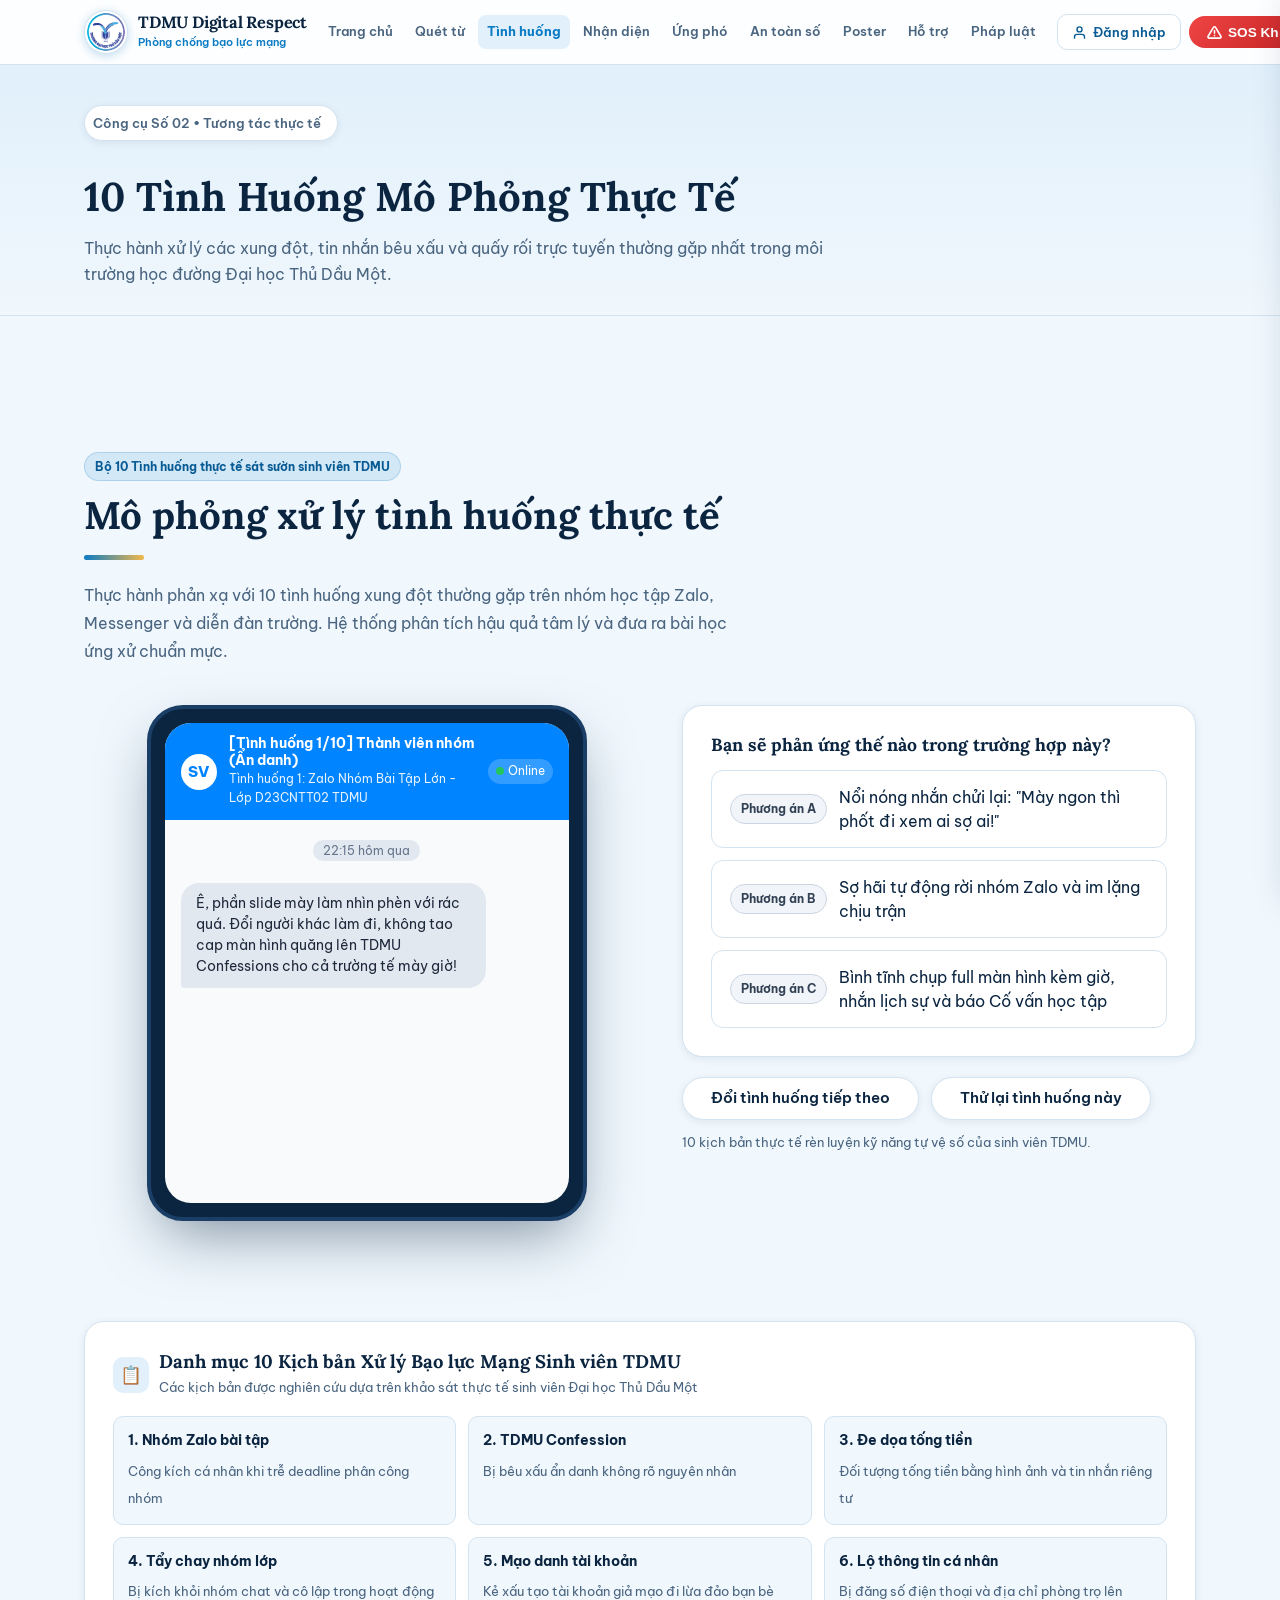
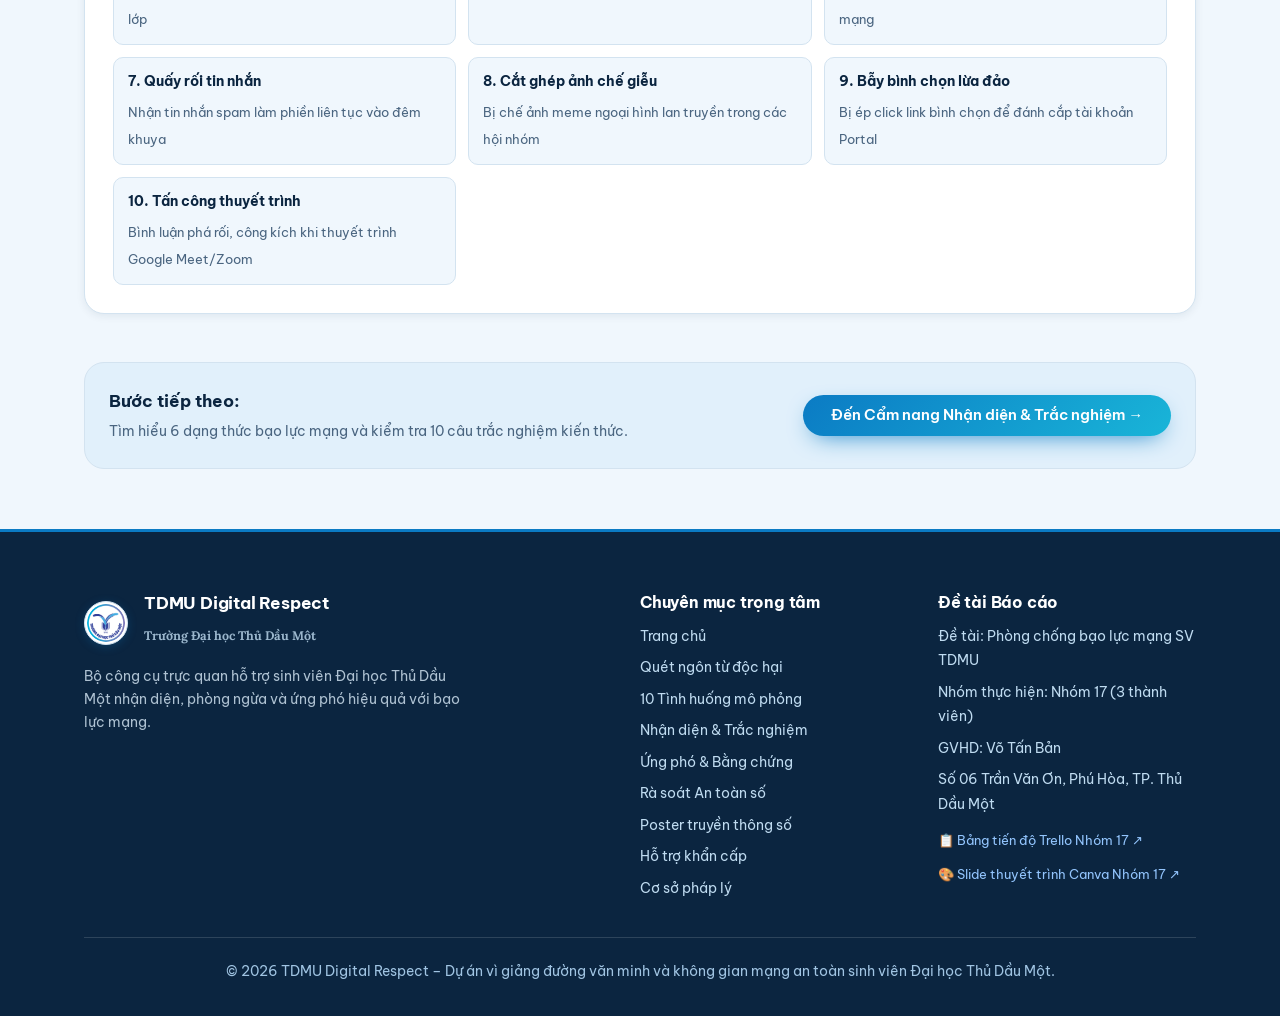
<file: tinh-huong.html>
<!DOCTYPE html>
<html lang="vi">
<head>
<meta charset="utf-8">
<meta name="viewport" content="width=device-width, initial-scale=1">
<title>10 Tình Huống Mô Phỏng Thực Tế – TDMU Digital Respect</title>
<meta name="description" content="Đề tài Báo cáo môn học: Website phòng chống bạo lực mạng sinh viên Thủ Dầu Một – Nhóm 17. GVHD: Võ Tấn Bản.">
<meta name="theme-color" content="#0B7BC4">
<link rel="preconnect" href="https://fonts.googleapis.com">
<link rel="stylesheet" href="https://fonts.googleapis.com/css2?family=Be+Vietnam+Pro:wght@300;400;500;600;700;800&family=Lora:wght@600;700&display=swap">
<link rel="stylesheet" href="css/style.css">
</head>
<body>
<header class="hd" id="top">
  <div class="pg" id="pg"></div>
  <div class="w">
    <a class="lg" href="index.html">
      <img class="tdmu-header-logo" src="assets/tdmu-logo.png" alt="Logo Trường Đại học Thủ Dầu Một" width="40" height="40">
      <div class="lg-meta">
        <span class="lg-name">TDMU Digital Respect</span>
        <span class="lg-sub">Phòng chống bạo lực mạng</span>
      </div>
    </a>
    <nav class="desktop-nav" aria-label="Điều hướng chính">
      <a href="index.html">Trang chủ</a>
      <a href="quet-tu.html">Quét từ</a>
      <a href="tinh-huong.html" class="on">Tình huống</a>
      <a href="nhan-dien.html">Nhận diện</a>
      <a href="ung-pho.html">Ứng phó</a>
      <a href="an-toan-so.html">An toàn số</a>
      <a href="poster.html">Poster</a>
      <a href="ho-tro.html">Hỗ trợ</a>
      <a href="phap-luat.html">Pháp luật</a>
    </nav>
    <div class="hd-actions">
      <button class="btn-sos open-sos" type="button" aria-label="Cứu trợ khẩn cấp">
        <svg width="15" height="15" viewBox="0 0 24 24" fill="none" stroke="currentColor" stroke-width="2.5" stroke-linecap="round" stroke-linejoin="round" aria-hidden="true"><path d="M10.29 3.86L1.82 18a2 2 0 0 0 1.71 3h16.94a2 2 0 0 0 1.71-3L13.71 3.86a2 2 0 0 0-3.42 0z"/><line x1="12" y1="9" x2="12" y2="13"/><line x1="12" y1="17" x2="12.01" y2="17"/></svg>
        <span class="sos-label">SOS Khẩn cấp</span>
      </button>
      <button id="mobileMenuBtn" class="mobile-menu-btn" type="button" aria-label="Mở menu điều hướng" aria-expanded="false">
        <svg class="icon-open" width="22" height="22" viewBox="0 0 24 24" fill="none" stroke="currentColor" stroke-width="2.3" stroke-linecap="round" stroke-linejoin="round" aria-hidden="true"><line x1="3" y1="6" x2="21" y2="6"/><line x1="3" y1="12" x2="21" y2="12"/><line x1="3" y1="18" x2="21" y2="18"/></svg>
        <svg class="icon-close" width="22" height="22" viewBox="0 0 24 24" fill="none" stroke="currentColor" stroke-width="2.3" stroke-linecap="round" stroke-linejoin="round" aria-hidden="true"><line x1="18" y1="6" x2="6" y2="18"/><line x1="6" y1="6" x2="18" y2="18"/></svg>
      </button>
    </div>
  </div>

  <div id="mobileNavBackdrop" class="mobile-nav-backdrop"></div>
  <div id="mobileNavDrawer" class="mobile-nav-drawer" aria-label="Menu di động">
    <div class="mobile-nav-header">
      <div class="mobile-nav-brand">
        <img class="tdmu-header-logo" src="assets/tdmu-logo.png" alt="Logo TDMU" width="34" height="34">
        <div>
          <b>TDMU Digital Respect</b>
          <span>Phòng chống bạo lực mạng SV TDMU</span>
        </div>
      </div>
      <button id="closeMobileNavBtn" class="close-mobile-nav" type="button" aria-label="Đóng menu">
        <svg width="20" height="20" viewBox="0 0 24 24" fill="none" stroke="currentColor" stroke-width="2.3" stroke-linecap="round" stroke-linejoin="round" aria-hidden="true"><line x1="18" y1="6" x2="6" y2="18"/><line x1="6" y1="6" x2="18" y2="18"/></svg>
      </button>
    </div>
    <div class="mobile-nav-list">
      <a class="mobile-nav-link" href="index.html">
        <span class="mn-icon">🏛️</span>
        <div class="mn-content">
          <b>Trang chủ & Tổng quan</b>
          <span>Đề tài Báo cáo Nhóm 17 – TDMU</span>
        </div>
      </a>
      <a class="mobile-nav-link" href="quet-tu.html">
        <span class="mn-icon">🔍</span>
        <div class="mn-content">
          <b>Quét từ ngữ độc hại</b>
          <span>Phát hiện công kích & xúc phạm</span>
        </div>
      </a>
      <a class="mobile-nav-link on" href="tinh-huong.html">
        <span class="mn-icon">💬</span>
        <div class="mn-content">
          <b>10 Tình huống mô phỏng</b>
          <span>Thực hành xử lý chat thực tế</span>
        </div>
      </a>
      <a class="mobile-nav-link" href="nhan-dien.html">
        <span class="mn-icon">📝</span>
        <div class="mn-content">
          <b>Nhận diện & Trắc nghiệm</b>
          <span>10 câu hỏi kiểm tra kiến thức</span>
        </div>
      </a>
      <a class="mobile-nav-link" href="ung-pho.html">
        <span class="mn-icon">🛡️</span>
        <div class="mn-content">
          <b>Ứng phó & Lập chứng cứ</b>
          <span>Mẫu biên bản gửi Nhà trường</span>
        </div>
      </a>
      <a class="mobile-nav-link" href="an-toan-so.html">
        <span class="mn-icon">🔒</span>
        <div class="mn-content">
          <b>Rà soát An toàn số</b>
          <span>4 lớp bảo vệ tài khoản SV</span>
        </div>
      </a>
      <a class="mobile-nav-link" href="poster.html">
        <span class="mn-icon">🎨</span>
        <div class="mn-content">
          <b>Thư viện Poster số</b>
          <span>Ấn phẩm tuyên truyền học đường</span>
        </div>
      </a>
      <a class="mobile-nav-link" href="ho-tro.html">
        <span class="mn-icon">📞</span>
        <div class="mn-content">
          <b>Hỗ trợ & Đường dây nóng</b>
          <span>Phòng CTSV, Cố vấn học tập</span>
        </div>
      </a>
      <a class="mobile-nav-link" href="phap-luat.html">
        <span class="mn-icon">⚖️</span>
        <div class="mn-content">
          <b>Cơ sở pháp lý & Nội quy</b>
          <span>Văn hóa ứng xử số sinh viên</span>
        </div>
      </a>
    </div>
    <div class="mobile-nav-footer">
      <a class="btn-sos-call" href="tel:02743822518">
        <svg width="16" height="16" viewBox="0 0 24 24" fill="none" stroke="currentColor" stroke-width="2.5" stroke-linecap="round" stroke-linejoin="round" aria-hidden="true"><path d="M22 16.92v3a2 2 0 0 1-2.18 2 19.79 19.79 0 0 1-8.63-3.07 19.5 19.5 0 0 1-6-6 19.79 19.79 0 0 1-3.07-8.67A2 2 0 0 1 4.11 2h3a2 2 0 0 1 2 1.72 12.84 12.84 0 0 0 .7 2.81 2 2 0 0 1-.45 2.11L8.09 9.91a16 16 0 0 0 6 6l1.27-1.27a2 2 0 0 1 2.11-.45 12.84 12.84 0 0 0 2.81.7A2 2 0 0 1 22 16.92z"/></svg>
        Gọi ngay SOS Cứu trợ: 0274.3822.518
      </a>
    </div>
  </div>
</header>

<main>
<div class="page-header">
  <div class="w">
    <div class="badge">Công cụ Số 02 • Tương tác thực tế</div>
    <h1>10 Tình Huống Mô Phỏng Thực Tế</h1>
    <p>Thực hành xử lý các xung đột, tin nhắn bêu xấu và quấy rối trực tuyến thường gặp nhất trong môi trường học đường Đại học Thủ Dầu Một.</p>
  </div>
</div>

<section id="mophong">
    <div class="w">
      <div class="sh">
        <div class="verified-badge" style="margin-bottom:10px">Bộ 10 Tình huống thực tế sát sườn sinh viên TDMU</div>
        <h2>Mô phỏng xử lý tình huống thực tế</h2>
        <p>Thực hành phản xạ với 10 tình huống xung đột thường gặp trên nhóm học tập Zalo, Messenger và diễn đàn trường. Hệ thống phân tích hậu quả tâm lý và đưa ra bài học ứng xử chuẩn mực.</p>
      </div>

      <div class="chat-sim">
        <div class="phone-wrapper">
          <div class="phone-screen">
            <div class="chat-app-bar">
              <div class="avatar-circle">SV</div>
              <div style="flex:1">
                <b id="simSender" style="display:block;font-size:.88rem;line-height:1.2">Bạn cùng nhóm</b>
                <span id="simChannel" style="font-size:.72rem;opacity:.9;display:block">Nhóm Zalo Bài tập lớn</span>
              </div>
              <span style="font-size:.75rem;background:rgba(255,255,255,.2);padding:2px 8px;border-radius:99px"><span class="chat-status-dot"></span>Online</span>
            </div>
            <div class="phone-messages" id="simMsgs"></div>
          </div>
        </div>

        <div>
          <div class="card" style="margin-bottom:20px">
            <h3 style="margin-bottom:14px;font-size:1.1rem">Bạn sẽ phản ứng thế nào trong trường hợp này?</h3>
            <div class="sim-actions" id="simChoices"></div>
            <div id="simFeedback" style="margin-top:16px;display:none"></div>
          </div>
          <div style="display:flex;gap:12px;align-items:center;flex-wrap:wrap">
            <button class="btn o" id="nextSimBtn" type="button">
              Đổi tình huống tiếp theo
            </button>
            <button class="btn o" id="resetSimBtn" type="button">
              Thử lại tình huống này
            </button>
            <span class="hint">10 kịch bản thực tế rèn luyện kỹ năng tự vệ số của sinh viên TDMU.</span>
          </div>
        </div>
      </div>
    </div>
  </section>

<div class="w" style="margin-bottom:60px">
  <div class="card" style="margin-bottom:32px;box-shadow:var(--shadow-sm)">
    <div style="display:flex;align-items:center;gap:10px;margin-bottom:16px">
      <div style="width:36px;height:36px;border-radius:10px;background:var(--so);color:var(--tl);display:grid;place-items:center;font-size:1.1rem">📋</div>
      <div>
        <h3 style="margin:0;font-size:1.15rem">Danh mục 10 Kịch bản Xử lý Bạo lực Mạng Sinh viên TDMU</h3>
        <span style="font-size:.82rem;color:var(--mu)">Các kịch bản được nghiên cứu dựa trên khảo sát thực tế sinh viên Đại học Thủ Dầu Một</span>
      </div>
    </div>

    <div style="display:grid;grid-template-columns:repeat(auto-fit, minmax(260px, 1fr));gap:12px">
      <div style="padding:12px 14px;background:var(--bg);border:1px solid var(--ln);border-radius:10px">
        <b style="display:block;font-size:.88rem;color:var(--ink);margin-bottom:4px">1. Nhóm Zalo bài tập</b>
        <span style="font-size:.8rem;color:var(--mu)">Công kích cá nhân khi trễ deadline phân công nhóm</span>
      </div>
      <div style="padding:12px 14px;background:var(--bg);border:1px solid var(--ln);border-radius:10px">
        <b style="display:block;font-size:.88rem;color:var(--ink);margin-bottom:4px">2. TDMU Confession</b>
        <span style="font-size:.8rem;color:var(--mu)">Bị bêu xấu ẩn danh không rõ nguyên nhân</span>
      </div>
      <div style="padding:12px 14px;background:var(--bg);border:1px solid var(--ln);border-radius:10px">
        <b style="display:block;font-size:.88rem;color:var(--ink);margin-bottom:4px">3. Đe dọa tống tiền</b>
        <span style="font-size:.8rem;color:var(--mu)">Đối tượng tống tiền bằng hình ảnh và tin nhắn riêng tư</span>
      </div>
      <div style="padding:12px 14px;background:var(--bg);border:1px solid var(--ln);border-radius:10px">
        <b style="display:block;font-size:.88rem;color:var(--ink);margin-bottom:4px">4. Tẩy chay nhóm lớp</b>
        <span style="font-size:.8rem;color:var(--mu)">Bị kích khỏi nhóm chat và cô lập trong hoạt động lớp</span>
      </div>
      <div style="padding:12px 14px;background:var(--bg);border:1px solid var(--ln);border-radius:10px">
        <b style="display:block;font-size:.88rem;color:var(--ink);margin-bottom:4px">5. Mạo danh tài khoản</b>
        <span style="font-size:.8rem;color:var(--mu)">Kẻ xấu tạo tài khoản giả mạo đi lừa đảo bạn bè</span>
      </div>
      <div style="padding:12px 14px;background:var(--bg);border:1px solid var(--ln);border-radius:10px">
        <b style="display:block;font-size:.88rem;color:var(--ink);margin-bottom:4px">6. Lộ thông tin cá nhân</b>
        <span style="font-size:.8rem;color:var(--mu)">Bị đăng số điện thoại và địa chỉ phòng trọ lên mạng</span>
      </div>
      <div style="padding:12px 14px;background:var(--bg);border:1px solid var(--ln);border-radius:10px">
        <b style="display:block;font-size:.88rem;color:var(--ink);margin-bottom:4px">7. Quấy rối tin nhắn</b>
        <span style="font-size:.8rem;color:var(--mu)">Nhận tin nhắn spam làm phiền liên tục vào đêm khuya</span>
      </div>
      <div style="padding:12px 14px;background:var(--bg);border:1px solid var(--ln);border-radius:10px">
        <b style="display:block;font-size:.88rem;color:var(--ink);margin-bottom:4px">8. Cắt ghép ảnh chế giễu</b>
        <span style="font-size:.8rem;color:var(--mu)">Bị chế ảnh meme ngoại hình lan truyền trong các hội nhóm</span>
      </div>
      <div style="padding:12px 14px;background:var(--bg);border:1px solid var(--ln);border-radius:10px">
        <b style="display:block;font-size:.88rem;color:var(--ink);margin-bottom:4px">9. Bẫy bình chọn lừa đảo</b>
        <span style="font-size:.8rem;color:var(--mu)">Bị ép click link bình chọn để đánh cắp tài khoản Portal</span>
      </div>
      <div style="padding:12px 14px;background:var(--bg);border:1px solid var(--ln);border-radius:10px">
        <b style="display:block;font-size:.88rem;color:var(--ink);margin-bottom:4px">10. Tấn công thuyết trình</b>
        <span style="font-size:.8rem;color:var(--mu)">Bình luận phá rối, công kích khi thuyết trình Google Meet/Zoom</span>
      </div>
    </div>
  </div>

  <div class="next-page-box">
    <div>
      <b style="font-size:1.05rem;color:var(--ink)">Bước tiếp theo:</b>
      <p style="margin:4px 0 0;font-size:.88rem;color:var(--mu)">Tìm hiểu 6 dạng thức bạo lực mạng và kiểm tra 10 câu trắc nghiệm kiến thức.</p>
    </div>
    <a class="btn" href="nhan-dien.html">Đến Cẩm nang Nhận diện & Trắc nghiệm →</a>
  </div>
</div>
</main>

<footer>
  <div class="w">
    <div class="fg">
      <div>
        <div class="footer-logo">
          <img class="tdmu-header-logo" src="assets/tdmu-logo.png" alt="Logo Trường Đại học Thủ Dầu Một" width="44" height="44">
          <div style="margin-left:6px">
            <b style="display:block;font-size:1.05rem;color:#fff">TDMU Digital Respect</b>
            <span style="font-size:.78rem;opacity:.8;display:block">Trường Đại học Thủ Dầu Một</span>
          </div>
        </div>
        <p>Bộ công cụ trực quan hỗ trợ sinh viên Đại học Thủ Dầu Một nhận diện, phòng ngừa và ứng phó hiệu quả với bạo lực mạng.</p>
      </div>
      <div>
        <b>Chuyên mục trọng tâm</b>
        <a href="index.html">Trang chủ</a>
        <a href="quet-tu.html">Quét ngôn từ độc hại</a>
        <a href="tinh-huong.html">10 Tình huống mô phỏng</a>
        <a href="nhan-dien.html">Nhận diện & Trắc nghiệm</a>
        <a href="ung-pho.html">Ứng phó & Bằng chứng</a>
        <a href="an-toan-so.html">Rà soát An toàn số</a>
        <a href="poster.html">Poster truyền thông số</a>
        <a href="ho-tro.html">Hỗ trợ khẩn cấp</a>
        <a href="phap-luat.html">Cơ sở pháp lý</a>
      </div>
      <div>
        <b>Đề tài Báo cáo</b>
        <span>Đề tài: Phòng chống bạo lực mạng SV TDMU</span>
        <span>Nhóm thực hiện: Nhóm 17 (3 thành viên)</span>
        <span>GVHD: Võ Tấn Bản</span>
        <span>Số 06 Trần Văn Ơn, Phú Hòa, TP. Thủ Dầu Một</span>
        <a href="https://trello.com/b/yOmx5wkw" target="_blank" rel="noopener noreferrer" style="display:inline-flex;align-items:center;gap:6px;color:#93C5FD;margin-top:6px;font-size:.82rem;text-decoration:none">📋 Bảng tiến độ Trello Nhóm 17 ↗</a>
        <a href="https://canva.link/nbr83w5sgsaciqh" target="_blank" rel="noopener noreferrer" style="display:inline-flex;align-items:center;gap:6px;color:#93C5FD;margin-top:4px;font-size:.82rem;text-decoration:none">🎨 Slide thuyết trình Canva Nhóm 17 ↗</a>
      </div>
    </div>
    <hr class="footer-divider">
    <p style="margin:0;color:#A0C4E2;font-size:.86rem;text-align:center">© 2026 TDMU Digital Respect – Dự án vì giảng đường văn minh và không gian mạng an toàn sinh viên Đại học Thủ Dầu Một.</p>
  </div>
</footer>

<div class="modal-overlay" id="sosModal">
  <div class="modal-box">
    <button class="modal-close close-sos" type="button" aria-label="Đóng">&times;</button>
    <div style="display:flex;align-items:center;gap:12px;margin-bottom:16px">
      <div style="width:44px;height:44px;border-radius:12px;background:#FEE2E2;display:grid;place-items:center;color:#DC2626">
        <svg width="24" height="24" viewBox="0 0 24 24" fill="none" stroke="currentColor" stroke-width="2.4" stroke-linecap="round" stroke-linejoin="round" aria-hidden="true"><path d="M10.29 3.86L1.82 18a2 2 0 0 0 1.71 3h16.94a2 2 0 0 0 1.71-3L13.71 3.86a2 2 0 0 0-3.42 0z"/><line x1="12" y1="9" x2="12" y2="13"/><line x1="12" y1="17" x2="12.01" y2="17"/></svg>
      </div>
      <div>
        <h3 style="margin:0;color:#DC2626;font-size:1.3rem">Hỗ trợ khẩn cấp 24/7</h3>
        <span style="font-size:.85rem;color:var(--mu)">Đừng chịu đựng một mình – Hãy liên hệ các kênh dưới đây ngay</span>
      </div>
    </div>

    <div class="sos-card-call">
      <div>
        <b>113 – Công an Nhân dân</b>
        <div style="font-size:.85rem;color:var(--mu)">Đe dọa tính mạng, tống tiền, làm nhục nghiêm trọng</div>
      </div>
      <a href="tel:113">Gọi 113</a>
    </div>

    <div class="sos-card-call">
      <div>
        <b>111 – Tổng đài Quốc gia</b>
        <div style="font-size:.85rem;color:var(--mu)">Tư vấn tâm lý, bảo vệ thanh thiếu niên miễn phí 24/7</div>
      </div>
      <a href="tel:111" style="background:#0B7BC4">Gọi 111</a>
    </div>

    <div class="sos-card-call">
      <div>
        <b>Phòng CTSV – ĐH Thủ Dầu Một</b>
        <div style="font-size:.85rem;color:var(--mu)">Tiếp nhận khiếu nại, hòa giải mâu thuẫn sinh viên (Số 06 Trần Văn Ơn)</div>
      </div>
      <a href="tel:02743822058" style="background:#075A94">0274.3822.058</a>
    </div>

    <div class="sos-card-call">
      <div>
        <b>Đoàn Thanh niên – Hội Sinh viên TDMU</b>
        <div style="font-size:.85rem;color:var(--mu)">Đồng hành, tư vấn tâm lý và bảo vệ quyền lợi sinh viên</div>
      </div>
      <a href="tel:02743834340" style="background:#0B7BC4">0274.3834.340</a>
    </div>

    <div class="acts" style="margin-top:18px;justify-content:flex-end">
      <button class="btn o close-sos" type="button">Đóng lại</button>
    </div>
  </div>
</div>

<div class="modal-overlay" id="campaignModal">
  <div class="modal-box" style="max-width:680px">
    <button class="modal-close close-campaign" type="button" aria-label="Đóng">&times;</button>
    <div style="display:flex;align-items:center;gap:12px;margin-bottom:16px">
      <div style="width:48px;height:48px;border-radius:14px;background:#E0F2FE;display:grid;place-items:center;color:#0B7BC4;flex-shrink:0">
        <svg width="26" height="26" viewBox="0 0 24 24" fill="none" stroke="currentColor" stroke-width="2.2" stroke-linecap="round" stroke-linejoin="round" aria-hidden="true"><path d="M12 22s8-4 8-10V5l-8-3-8 3v7c0 6 8 10 8 10z"/></svg>
      </div>
      <div>
        <h3 style="margin:0;color:var(--ink);font-size:1.35rem">Chiến dịch Văn hóa số TDMU 2026</h3>
        <span style="font-size:.85rem;color:var(--mu)">Trường Đại học Thủ Dầu Một – "Giảng đường văn minh, không gian mạng an toàn"</span>
      </div>
    </div>

    <div style="max-height:60vh;overflow-y:auto;padding-right:4px">
      <p style="font-size:.92rem;line-height:1.65;color:var(--ink);margin:0 0 14px">Chiến dịch do Ban chỉ đạo phòng chống bạo lực mạng sinh viên TDMU khởi xướng nhằm nâng cao nhận thức, trang bị kỹ năng ứng xử văn minh và bảo vệ dữ liệu cá nhân cho toàn thể sinh viên các khoa.</p>
      
      <div class="rules-list">
        <div class="rule-item">
          <span class="rule-num">1</span>
          <div>
            <b>Tôn trọng sự khác biệt</b>
            <p>Không phán xét, miệt thị ngoại hình, tôn giáo, giới tính hoặc xuất thân của bạn học trên các diễn đàn và mạng xã hội.</p>
          </div>
        </div>
        <div class="rule-item">
          <span class="rule-num">2</span>
          <div>
            <b>Bảo mật thông tin</b>
            <p>Tuyệt đối không phát tán hình ảnh, tin nhắn riêng tư, số điện thoại cá nhân của người khác khi chưa có sự đồng ý.</p>
          </div>
        </div>
        <div class="rule-item">
          <span class="rule-num">3</span>
          <div>
            <b>Phát ngôn có trách nhiệm</b>
            <p>Kiểm chứng nguồn tin trước khi chia sẻ; không hùa theo các phong trào công kích, bêu xấu tập thể hoặc cá nhân.</p>
          </div>
        </div>
        <div class="rule-item">
          <span class="rule-num">4</span>
          <div>
            <b>Dũng cảm lên tiếng</b>
            <p>Không im lặng thờ ơ khi chứng kiến bạn bè bị bắt nạt qua mạng; chủ động đồng hành, lưu chứng cứ và trợ giúp nạn nhân.</p>
          </div>
        </div>
        <div class="rule-item">
          <span class="rule-num">5</span>
          <div>
            <b>Hợp tác & Kết nối</b>
            <p>Chủ động thông báo cho Ban cán sự lớp hoặc Phòng CTSV khi phát hiện dấu hiệu bạo lực mạng nghiêm trọng.</p>
          </div>
        </div>
      </div>
    </div>

    <div class="campaign-pledge-box">
      <b style="color:var(--ink);font-size:.95rem">Ký cam kết "Sinh viên TDMU văn minh số":</b>
      <p style="margin:4px 0 10px;font-size:.82rem;color:var(--mu)">Ký cam kết trực tuyến để chung tay xây dựng môi trường học đường số tích cực và nhận mã xác nhận tham gia.</p>
      <div style="display:flex;gap:8px;flex-wrap:wrap">
        <input id="pledgeName" type="text" placeholder="Nhập họ và tên sinh viên..." style="flex:1;min-width:180px;padding:8px 12px;border:1px solid var(--ln);border-radius:10px;font-size:.88rem">
        <input id="pledgeId" type="text" placeholder="MSSV (ví dụ: 22001234)..." style="width:140px;padding:8px 12px;border:1px solid var(--ln);border-radius:10px;font-size:.88rem">
        <button id="pledgeBtn" class="btn" type="button" style="padding:8px 16px;font-size:.88rem">Ký cam kết</button>
      </div>
      <div id="pledgeResult" style="display:none;margin-top:10px;padding:10px 14px;background:#ECFDF5;border:1px solid #10B981;border-radius:10px;color:#065F46;font-size:.88rem"></div>
    </div>

    <div class="acts" style="margin-top:16px;justify-content:flex-end">
      <button class="btn o close-campaign" type="button">Đóng lại</button>
    </div>
  </div>
</div>

<button class="top" id="topBtn" aria-label="Lên đầu trang" onclick="window.scrollTo({top:0,behavior:'smooth'})">
  <svg width="20" height="20" viewBox="0 0 24 24" fill="none" stroke="currentColor" stroke-width="2.4" stroke-linecap="round" stroke-linejoin="round" aria-hidden="true"><path d="M6 15l6-6 6 6"/></svg>
</button>

<script src="js/main.js"></script>
<script src="js/scanner.js"></script>
<script src="js/interactive.js"></script>
<script src="js/tools.js"></script>
<script src="js/features.js"></script>
</body>
</html>
</file>
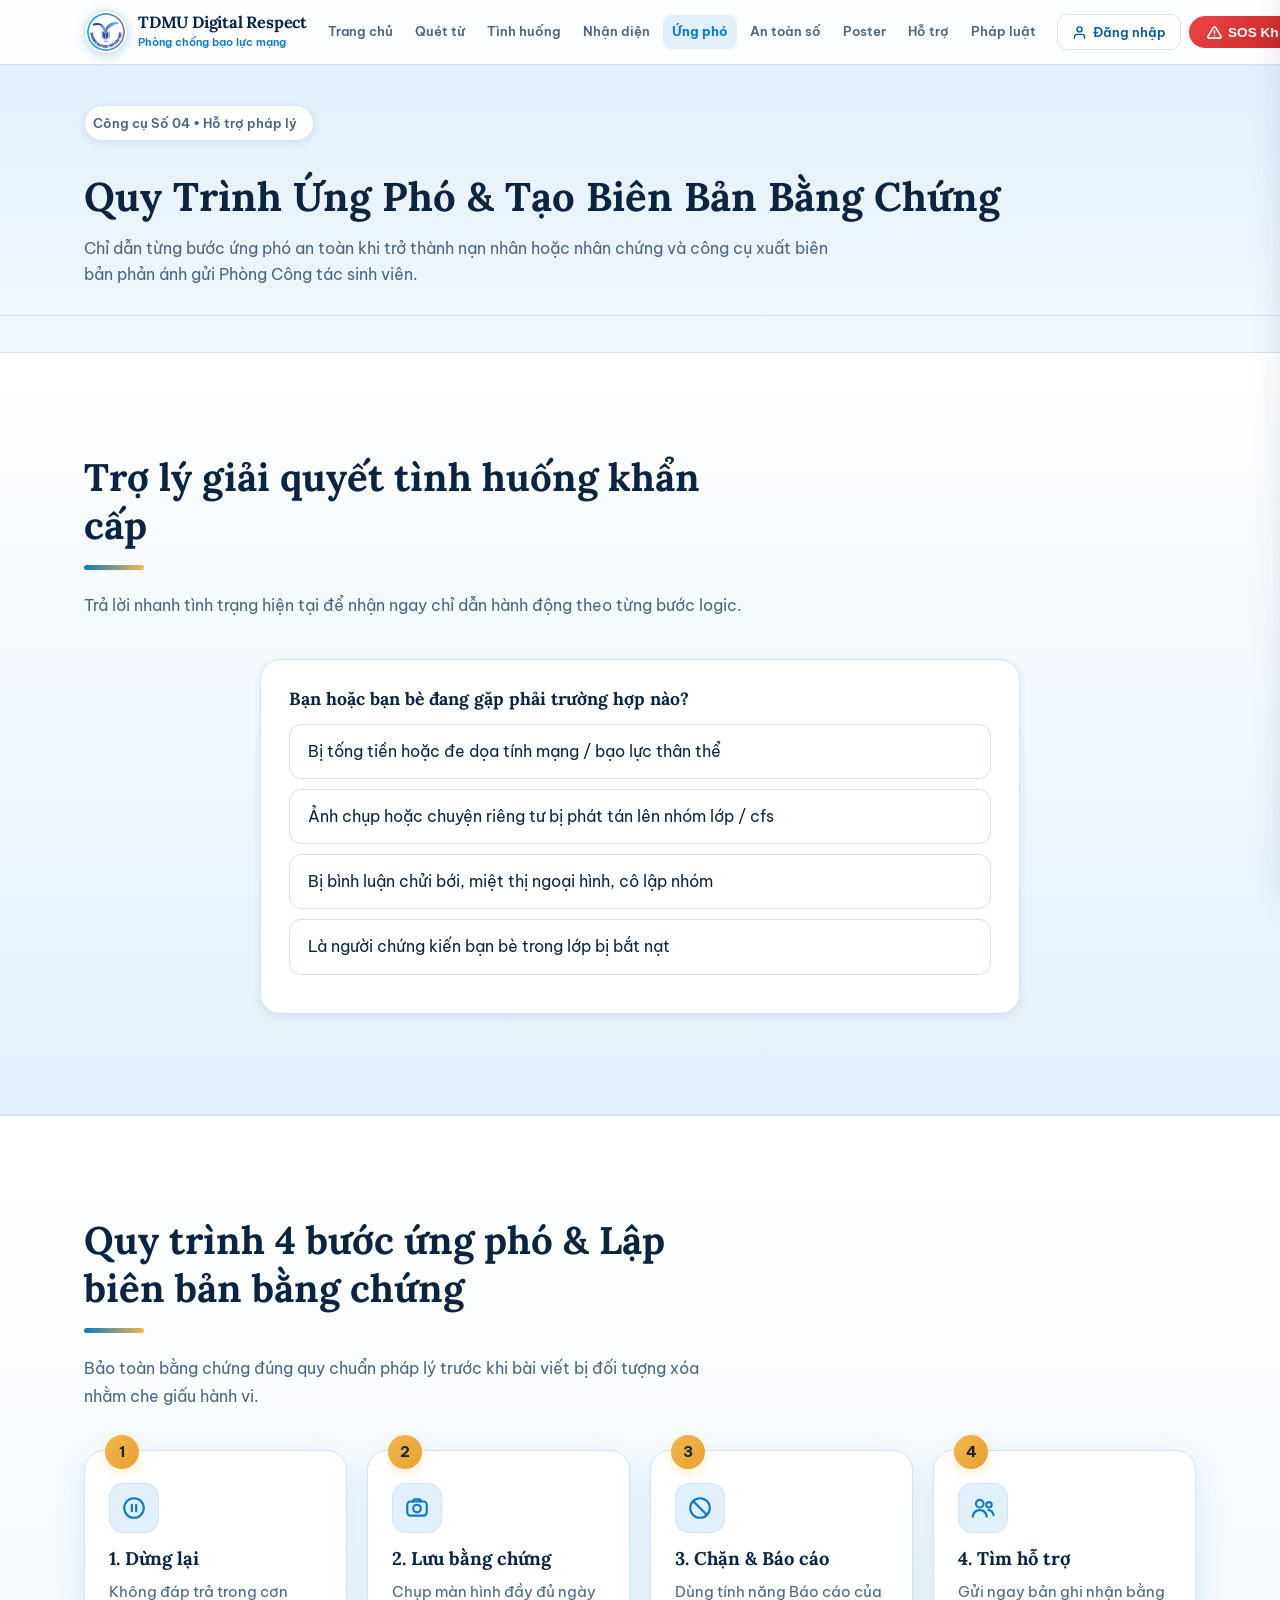
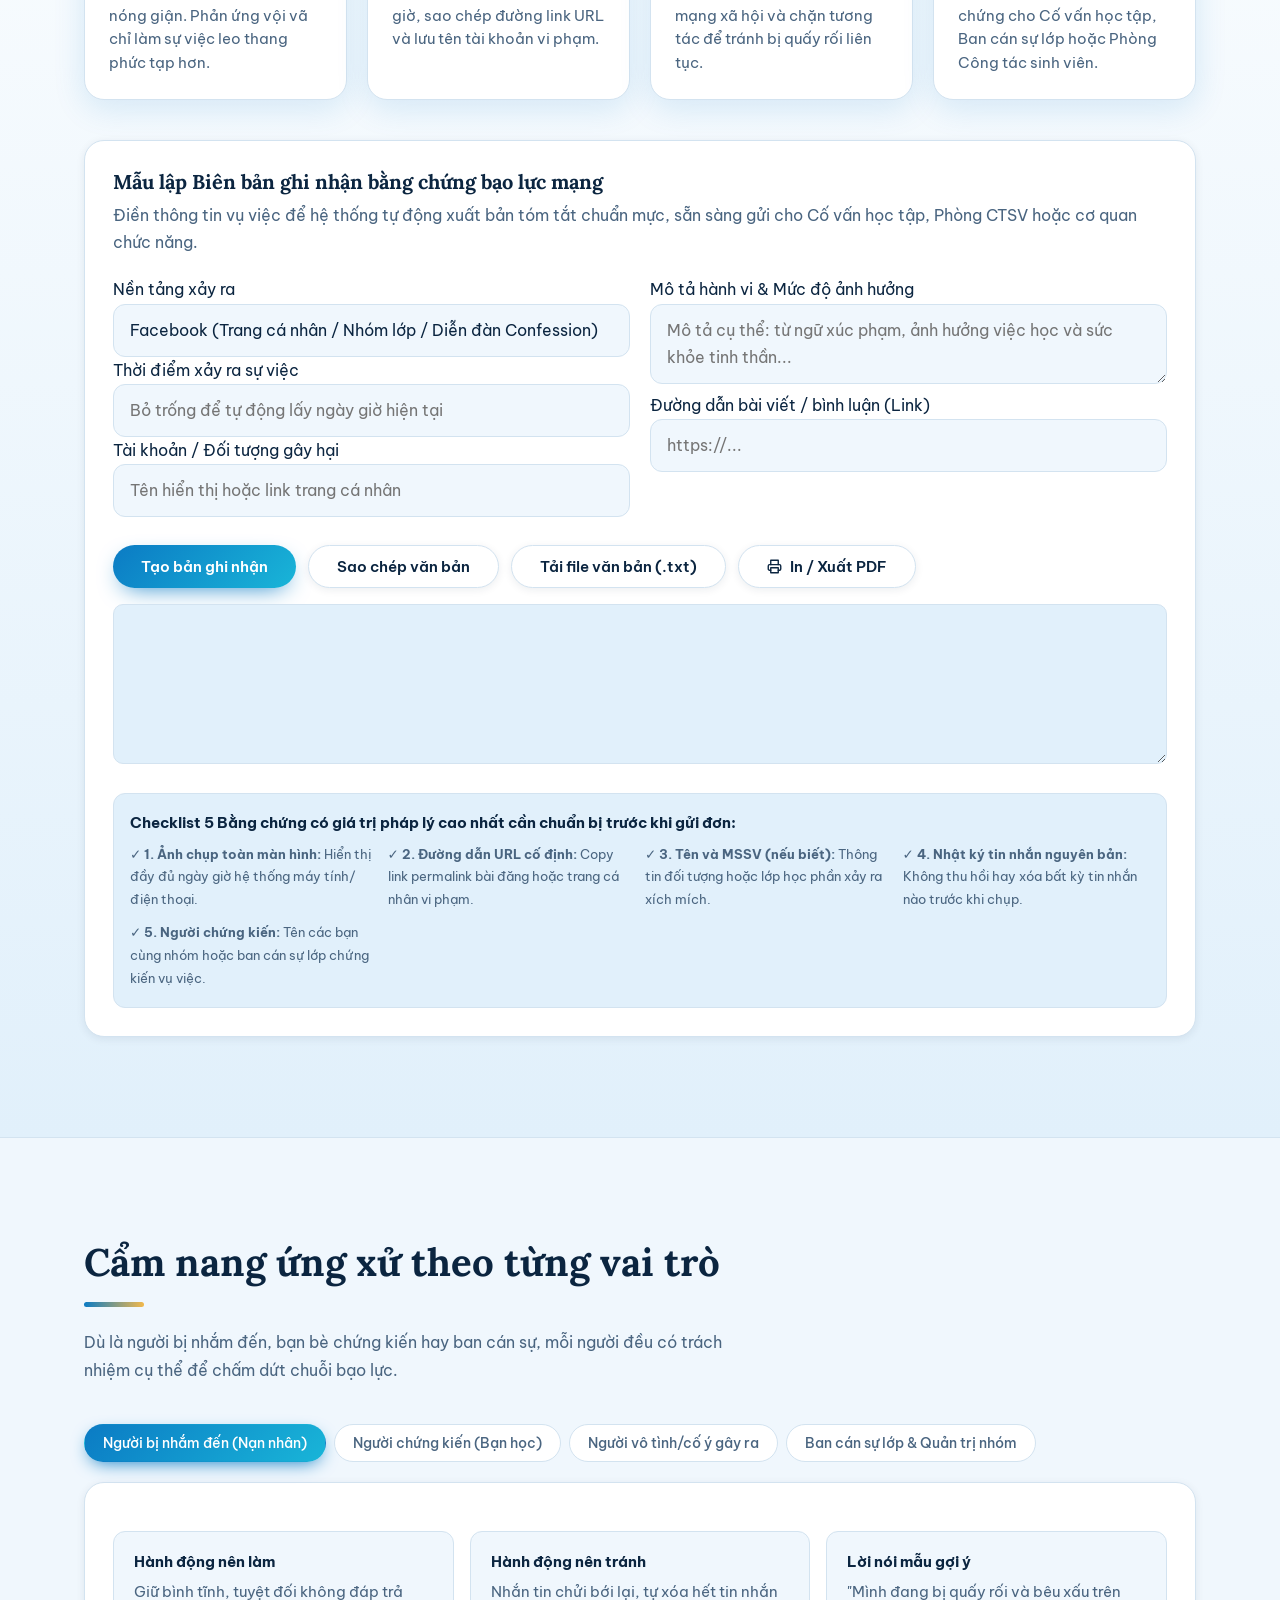
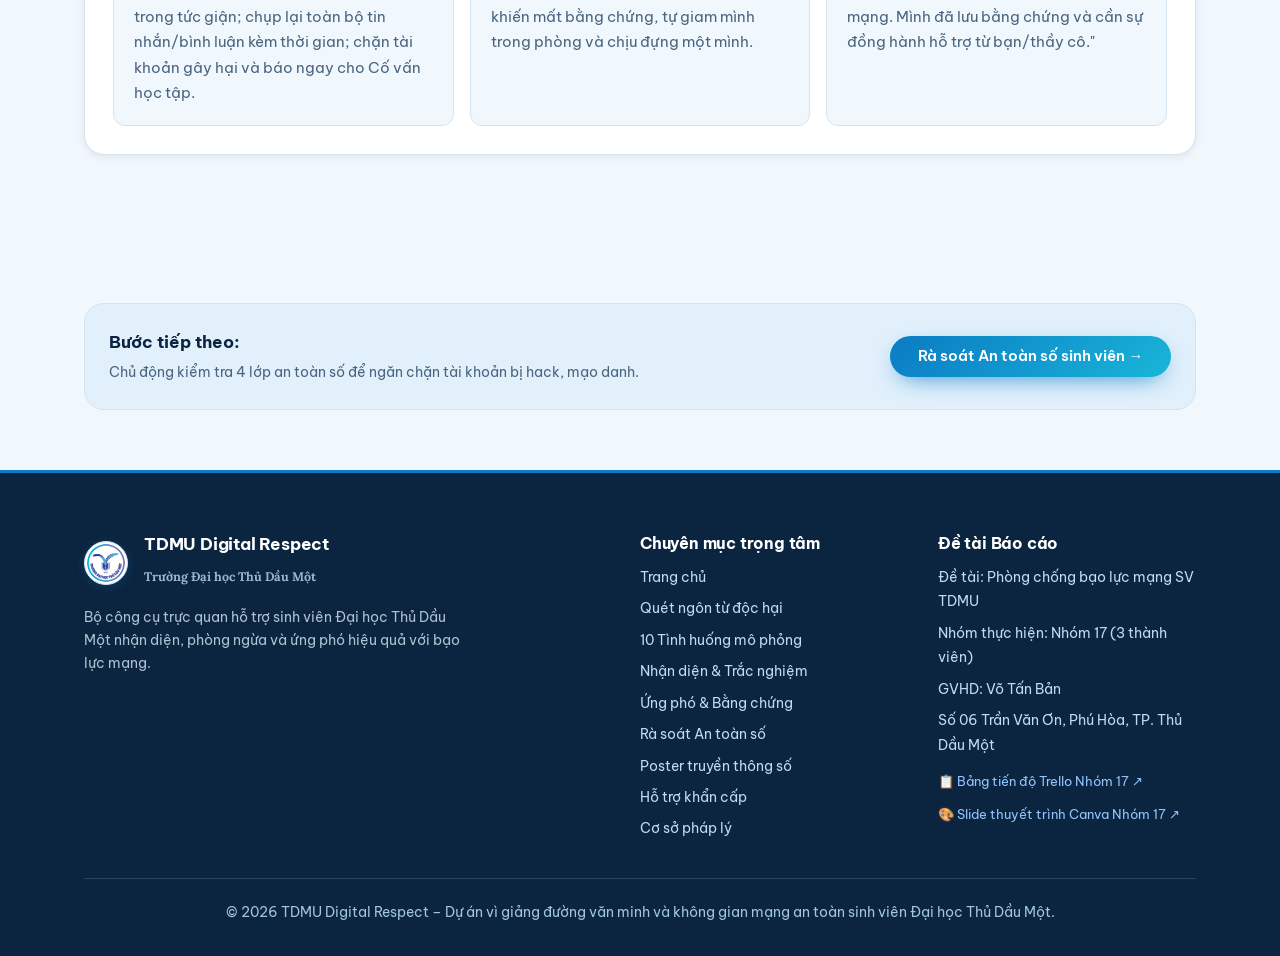
<file: ung-pho.html>
<!DOCTYPE html>
<html lang="vi">
<head>
<meta charset="utf-8">
<meta name="viewport" content="width=device-width, initial-scale=1">
<title>Quy Trình Ứng Phó & Tạo Biên Bản Bằng Chứng – TDMU Digital Respect</title>
<meta name="description" content="Đề tài Báo cáo môn học: Website phòng chống bạo lực mạng sinh viên Thủ Dầu Một – Nhóm 17. GVHD: Võ Tấn Bản.">
<meta name="theme-color" content="#0B7BC4">
<link rel="preconnect" href="https://fonts.googleapis.com">
<link rel="stylesheet" href="https://fonts.googleapis.com/css2?family=Be+Vietnam+Pro:wght@300;400;500;600;700;800&family=Lora:wght@600;700&display=swap">
<link rel="stylesheet" href="css/style.css">
</head>
<body>
<header class="hd" id="top">
  <div class="pg" id="pg"></div>
  <div class="w">
    <a class="lg" href="index.html">
      <img class="tdmu-header-logo" src="assets/tdmu-logo.png" alt="Logo Trường Đại học Thủ Dầu Một" width="40" height="40">
      <div class="lg-meta">
        <span class="lg-name">TDMU Digital Respect</span>
        <span class="lg-sub">Phòng chống bạo lực mạng</span>
      </div>
    </a>
    <nav class="desktop-nav" aria-label="Điều hướng chính">
      <a href="index.html">Trang chủ</a>
      <a href="quet-tu.html">Quét từ</a>
      <a href="tinh-huong.html">Tình huống</a>
      <a href="nhan-dien.html">Nhận diện</a>
      <a href="ung-pho.html" class="on">Ứng phó</a>
      <a href="an-toan-so.html">An toàn số</a>
      <a href="poster.html">Poster</a>
      <a href="ho-tro.html">Hỗ trợ</a>
      <a href="phap-luat.html">Pháp luật</a>
    </nav>
    <div class="hd-actions">
      <button class="btn-sos open-sos" type="button" aria-label="Cứu trợ khẩn cấp">
        <svg width="15" height="15" viewBox="0 0 24 24" fill="none" stroke="currentColor" stroke-width="2.5" stroke-linecap="round" stroke-linejoin="round" aria-hidden="true"><path d="M10.29 3.86L1.82 18a2 2 0 0 0 1.71 3h16.94a2 2 0 0 0 1.71-3L13.71 3.86a2 2 0 0 0-3.42 0z"/><line x1="12" y1="9" x2="12" y2="13"/><line x1="12" y1="17" x2="12.01" y2="17"/></svg>
        <span class="sos-label">SOS Khẩn cấp</span>
      </button>
      <button id="mobileMenuBtn" class="mobile-menu-btn" type="button" aria-label="Mở menu điều hướng" aria-expanded="false">
        <svg class="icon-open" width="22" height="22" viewBox="0 0 24 24" fill="none" stroke="currentColor" stroke-width="2.3" stroke-linecap="round" stroke-linejoin="round" aria-hidden="true"><line x1="3" y1="6" x2="21" y2="6"/><line x1="3" y1="12" x2="21" y2="12"/><line x1="3" y1="18" x2="21" y2="18"/></svg>
        <svg class="icon-close" width="22" height="22" viewBox="0 0 24 24" fill="none" stroke="currentColor" stroke-width="2.3" stroke-linecap="round" stroke-linejoin="round" aria-hidden="true"><line x1="18" y1="6" x2="6" y2="18"/><line x1="6" y1="6" x2="18" y2="18"/></svg>
      </button>
    </div>
  </div>

  <div id="mobileNavBackdrop" class="mobile-nav-backdrop"></div>
  <div id="mobileNavDrawer" class="mobile-nav-drawer" aria-label="Menu di động">
    <div class="mobile-nav-header">
      <div class="mobile-nav-brand">
        <img class="tdmu-header-logo" src="assets/tdmu-logo.png" alt="Logo TDMU" width="34" height="34">
        <div>
          <b>TDMU Digital Respect</b>
          <span>Phòng chống bạo lực mạng SV TDMU</span>
        </div>
      </div>
      <button id="closeMobileNavBtn" class="close-mobile-nav" type="button" aria-label="Đóng menu">
        <svg width="20" height="20" viewBox="0 0 24 24" fill="none" stroke="currentColor" stroke-width="2.3" stroke-linecap="round" stroke-linejoin="round" aria-hidden="true"><line x1="18" y1="6" x2="6" y2="18"/><line x1="6" y1="6" x2="18" y2="18"/></svg>
      </button>
    </div>
    <div class="mobile-nav-list">
      <a class="mobile-nav-link" href="index.html">
        <span class="mn-icon">🏛️</span>
        <div class="mn-content">
          <b>Trang chủ & Tổng quan</b>
          <span>Đề tài Báo cáo Nhóm 17 – TDMU</span>
        </div>
      </a>
      <a class="mobile-nav-link" href="quet-tu.html">
        <span class="mn-icon">🔍</span>
        <div class="mn-content">
          <b>Quét từ ngữ độc hại</b>
          <span>Phát hiện công kích & xúc phạm</span>
        </div>
      </a>
      <a class="mobile-nav-link" href="tinh-huong.html">
        <span class="mn-icon">💬</span>
        <div class="mn-content">
          <b>10 Tình huống mô phỏng</b>
          <span>Thực hành xử lý chat thực tế</span>
        </div>
      </a>
      <a class="mobile-nav-link" href="nhan-dien.html">
        <span class="mn-icon">📝</span>
        <div class="mn-content">
          <b>Nhận diện & Trắc nghiệm</b>
          <span>10 câu hỏi kiểm tra kiến thức</span>
        </div>
      </a>
      <a class="mobile-nav-link on" href="ung-pho.html">
        <span class="mn-icon">🛡️</span>
        <div class="mn-content">
          <b>Ứng phó & Lập chứng cứ</b>
          <span>Mẫu biên bản gửi Nhà trường</span>
        </div>
      </a>
      <a class="mobile-nav-link" href="an-toan-so.html">
        <span class="mn-icon">🔒</span>
        <div class="mn-content">
          <b>Rà soát An toàn số</b>
          <span>4 lớp bảo vệ tài khoản SV</span>
        </div>
      </a>
      <a class="mobile-nav-link" href="poster.html">
        <span class="mn-icon">🎨</span>
        <div class="mn-content">
          <b>Thư viện Poster số</b>
          <span>Ấn phẩm tuyên truyền học đường</span>
        </div>
      </a>
      <a class="mobile-nav-link" href="ho-tro.html">
        <span class="mn-icon">📞</span>
        <div class="mn-content">
          <b>Hỗ trợ & Đường dây nóng</b>
          <span>Phòng CTSV, Cố vấn học tập</span>
        </div>
      </a>
      <a class="mobile-nav-link" href="phap-luat.html">
        <span class="mn-icon">⚖️</span>
        <div class="mn-content">
          <b>Cơ sở pháp lý & Nội quy</b>
          <span>Văn hóa ứng xử số sinh viên</span>
        </div>
      </a>
    </div>
    <div class="mobile-nav-footer">
      <a class="btn-sos-call" href="tel:02743822518">
        <svg width="16" height="16" viewBox="0 0 24 24" fill="none" stroke="currentColor" stroke-width="2.5" stroke-linecap="round" stroke-linejoin="round" aria-hidden="true"><path d="M22 16.92v3a2 2 0 0 1-2.18 2 19.79 19.79 0 0 1-8.63-3.07 19.5 19.5 0 0 1-6-6 19.79 19.79 0 0 1-3.07-8.67A2 2 0 0 1 4.11 2h3a2 2 0 0 1 2 1.72 12.84 12.84 0 0 0 .7 2.81 2 2 0 0 1-.45 2.11L8.09 9.91a16 16 0 0 0 6 6l1.27-1.27a2 2 0 0 1 2.11-.45 12.84 12.84 0 0 0 2.81.7A2 2 0 0 1 22 16.92z"/></svg>
        Gọi ngay SOS Cứu trợ: 0274.3822.518
      </a>
    </div>
  </div>
</header>

<main>
<div class="page-header">
  <div class="w">
    <div class="badge">Công cụ Số 04 • Hỗ trợ pháp lý</div>
    <h1>Quy Trình Ứng Phó & Tạo Biên Bản Bằng Chứng</h1>
    <p>Chỉ dẫn từng bước ứng phó an toàn khi trở thành nạn nhân hoặc nhân chứng và công cụ xuất biên bản phản ánh gửi Phòng Công tác sinh viên.</p>
  </div>
</div>

<section class="alt" id="trogiup">
    <div class="w">
      <div class="sh">
        <h2>Trợ lý giải quyết tình huống khẩn cấp</h2>
        <p>Trả lời nhanh tình trạng hiện tại để nhận ngay chỉ dẫn hành động theo từng bước logic.</p>
      </div>
      <div class="card" id="wz" style="max-width:760px;margin:0 auto"></div>
    </div>
  </section>

<section class="alt" id="ungpho">
    <div class="w">
      <div class="sh">
        <h2>Quy trình 4 bước ứng phó & Lập biên bản bằng chứng</h2>
        <p>Bảo toàn bằng chứng đúng quy chuẩn pháp lý trước khi bài viết bị đối tượng xóa nhằm che giấu hành vi.</p>
      </div>
      <div class="st">
        <div>
          <h3>1. Dừng lại</h3>
          <p>Không đáp trả trong cơn nóng giận. Phản ứng vội vã chỉ làm sự việc leo thang phức tạp hơn.</p>
        </div>
        <div>
          <h3>2. Lưu bằng chứng</h3>
          <p>Chụp màn hình đầy đủ ngày giờ, sao chép đường link URL và lưu tên tài khoản vi phạm.</p>
        </div>
        <div>
          <h3>3. Chặn & Báo cáo</h3>
          <p>Dùng tính năng Báo cáo của mạng xã hội và chặn tương tác để tránh bị quấy rối liên tục.</p>
        </div>
        <div>
          <h3>4. Tìm hỗ trợ</h3>
          <p>Gửi ngay bản ghi nhận bằng chứng cho Cố vấn học tập, Ban cán sự lớp hoặc Phòng Công tác sinh viên.</p>
        </div>
      </div>

      <div class="card" style="margin-top:40px">
        <h3 style="font-size:1.25rem">Mẫu lập Biên bản ghi nhận bằng chứng bạo lực mạng</h3>
        <p style="color:var(--mu);margin-bottom:20px">Điền thông tin vụ việc để hệ thống tự động xuất bản tóm tắt chuẩn mực, sẵn sàng gửi cho Cố vấn học tập, Phòng CTSV hoặc cơ quan chức năng.</p>
        <div class="two" style="gap:20px">
          <div>
            <label for="f1">Nền tảng xảy ra</label>
            <select id="f1">
              <option>Facebook (Trang cá nhân / Nhóm lớp / Diễn đàn Confession)</option>
              <option>Zalo (Nhóm học tập / Tin nhắn riêng)</option>
              <option>TikTok (Bình luận / Video cắt ghép)</option>
              <option>Instagram (Tin nhắn Direct / Bình luận)</option>
              <option>Nền tảng khác</option>
            </select>
            <label for="f2">Thời điểm xảy ra sự việc</label>
            <input id="f2" placeholder="Bỏ trống để tự động lấy ngày giờ hiện tại">
            <label for="f3">Tài khoản / Đối tượng gây hại</label>
            <input id="f3" placeholder="Tên hiển thị hoặc link trang cá nhân">
          </div>
          <div>
            <label for="f4">Mô tả hành vi & Mức độ ảnh hưởng</label>
            <textarea id="f4" placeholder="Mô tả cụ thể: từ ngữ xúc phạm, ảnh hưởng việc học và sức khỏe tinh thần..."></textarea>
            <label for="f5">Đường dẫn bài viết / bình luận (Link)</label>
            <input id="f5" placeholder="https://...">
          </div>
        </div>
        <div class="acts">
          <button class="btn" id="mk" type="button">Tạo bản ghi nhận</button>
          <button class="btn o" id="cp" type="button">Sao chép văn bản</button>
          <button class="btn o" id="dlReport" type="button">Tải file văn bản (.txt)</button>
          <button class="btn o" type="button" id="btnPrintPdf">
            <svg width="15" height="15" viewBox="0 0 24 24" fill="none" stroke="currentColor" stroke-width="2.2" stroke-linecap="round" stroke-linejoin="round" aria-hidden="true"><polyline points="6 9 6 2 18 2 18 9"></polyline><path d="M6 18H4a2 2 0 0 1-2-2v-5a2 2 0 0 1 2-2h16a2 2 0 0 1 2 2v5a2 2 0 0 1-2 2h-2"></path><rect x="6" y="14" width="12" height="8"></rect></svg>
            In / Xuất PDF
          </button>
        </div>
        <textarea id="ev" readonly style="margin-top:16px;min-height:160px;font-family:monospace;font-size:.9rem;line-height:1.55;background:var(--so);color:var(--ink);border:1.5px solid var(--ln);border-radius:10px;padding:12px 14px" aria-label="Bản tóm tắt bằng chứng"></textarea>

        <div style="margin-top:20px;padding:16px;background:var(--so);border-radius:12px;border:1px solid var(--ln)">
          <b style="display:block;font-size:.95rem;color:var(--ink);margin-bottom:8px">Checklist 5 Bằng chứng có giá trị pháp lý cao nhất cần chuẩn bị trước khi gửi đơn:</b>
          <div style="display:grid;grid-template-columns:repeat(auto-fit, minmax(240px, 1fr));gap:10px;font-size:.84rem;color:var(--mu)">
            <div>✓ <b>1. Ảnh chụp toàn màn hình:</b> Hiển thị đầy đủ ngày giờ hệ thống máy tính/điện thoại.</div>
            <div>✓ <b>2. Đường dẫn URL cố định:</b> Copy link permalink bài đăng hoặc trang cá nhân vi phạm.</div>
            <div>✓ <b>3. Tên và MSSV (nếu biết):</b> Thông tin đối tượng hoặc lớp học phần xảy ra xích mích.</div>
            <div>✓ <b>4. Nhật ký tin nhắn nguyên bản:</b> Không thu hồi hay xóa bất kỳ tin nhắn nào trước khi chụp.</div>
            <div>✓ <b>5. Người chứng kiến:</b> Tên các bạn cùng nhóm hoặc ban cán sự lớp chứng kiến vụ việc.</div>
          </div>
        </div>
      </div>
    </div>
  </section>

<section id="vaitro">
    <div class="w">
      <div class="sh">
        <h2>Cẩm nang ứng xử theo từng vai trò</h2>
        <p>Dù là người bị nhắm đến, bạn bè chứng kiến hay ban cán sự, mỗi người đều có trách nhiệm cụ thể để chấm dứt chuỗi bạo lực.</p>
      </div>
      <div class="tabs" role="tablist" id="rlb"></div>
      <div class="card" id="rlo"></div>
    </div>
  </section>

<div class="w" style="margin-bottom:60px">
  <div class="next-page-box">
    <div>
      <b style="font-size:1.05rem;color:var(--ink)">Bước tiếp theo:</b>
      <p style="margin:4px 0 0;font-size:.88rem;color:var(--mu)">Chủ động kiểm tra 4 lớp an toàn số để ngăn chặn tài khoản bị hack, mạo danh.</p>
    </div>
    <a class="btn" href="an-toan-so.html">Rà soát An toàn số sinh viên →</a>
  </div>
</div>
</main>

<footer>
  <div class="w">
    <div class="fg">
      <div>
        <div class="footer-logo">
          <img class="tdmu-header-logo" src="assets/tdmu-logo.png" alt="Logo Trường Đại học Thủ Dầu Một" width="44" height="44">
          <div style="margin-left:6px">
            <b style="display:block;font-size:1.05rem;color:#fff">TDMU Digital Respect</b>
            <span style="font-size:.78rem;opacity:.8;display:block">Trường Đại học Thủ Dầu Một</span>
          </div>
        </div>
        <p>Bộ công cụ trực quan hỗ trợ sinh viên Đại học Thủ Dầu Một nhận diện, phòng ngừa và ứng phó hiệu quả với bạo lực mạng.</p>
      </div>
      <div>
        <b>Chuyên mục trọng tâm</b>
        <a href="index.html">Trang chủ</a>
        <a href="quet-tu.html">Quét ngôn từ độc hại</a>
        <a href="tinh-huong.html">10 Tình huống mô phỏng</a>
        <a href="nhan-dien.html">Nhận diện & Trắc nghiệm</a>
        <a href="ung-pho.html">Ứng phó & Bằng chứng</a>
        <a href="an-toan-so.html">Rà soát An toàn số</a>
        <a href="poster.html">Poster truyền thông số</a>
        <a href="ho-tro.html">Hỗ trợ khẩn cấp</a>
        <a href="phap-luat.html">Cơ sở pháp lý</a>
      </div>
      <div>
        <b>Đề tài Báo cáo</b>
        <span>Đề tài: Phòng chống bạo lực mạng SV TDMU</span>
        <span>Nhóm thực hiện: Nhóm 17 (3 thành viên)</span>
        <span>GVHD: Võ Tấn Bản</span>
        <span>Số 06 Trần Văn Ơn, Phú Hòa, TP. Thủ Dầu Một</span>
        <a href="https://trello.com/b/yOmx5wkw" target="_blank" rel="noopener noreferrer" style="display:inline-flex;align-items:center;gap:6px;color:#93C5FD;margin-top:6px;font-size:.82rem;text-decoration:none">📋 Bảng tiến độ Trello Nhóm 17 ↗</a>
        <a href="https://canva.link/nbr83w5sgsaciqh" target="_blank" rel="noopener noreferrer" style="display:inline-flex;align-items:center;gap:6px;color:#93C5FD;margin-top:4px;font-size:.82rem;text-decoration:none">🎨 Slide thuyết trình Canva Nhóm 17 ↗</a>
      </div>
    </div>
    <hr class="footer-divider">
    <p style="margin:0;color:#A0C4E2;font-size:.86rem;text-align:center">© 2026 TDMU Digital Respect – Dự án vì giảng đường văn minh và không gian mạng an toàn sinh viên Đại học Thủ Dầu Một.</p>
  </div>
</footer>

<div class="modal-overlay" id="sosModal">
  <div class="modal-box">
    <button class="modal-close close-sos" type="button" aria-label="Đóng">&times;</button>
    <div style="display:flex;align-items:center;gap:12px;margin-bottom:16px">
      <div style="width:44px;height:44px;border-radius:12px;background:#FEE2E2;display:grid;place-items:center;color:#DC2626">
        <svg width="24" height="24" viewBox="0 0 24 24" fill="none" stroke="currentColor" stroke-width="2.4" stroke-linecap="round" stroke-linejoin="round" aria-hidden="true"><path d="M10.29 3.86L1.82 18a2 2 0 0 0 1.71 3h16.94a2 2 0 0 0 1.71-3L13.71 3.86a2 2 0 0 0-3.42 0z"/><line x1="12" y1="9" x2="12" y2="13"/><line x1="12" y1="17" x2="12.01" y2="17"/></svg>
      </div>
      <div>
        <h3 style="margin:0;color:#DC2626;font-size:1.3rem">Hỗ trợ khẩn cấp 24/7</h3>
        <span style="font-size:.85rem;color:var(--mu)">Đừng chịu đựng một mình – Hãy liên hệ các kênh dưới đây ngay</span>
      </div>
    </div>

    <div class="sos-card-call">
      <div>
        <b>113 – Công an Nhân dân</b>
        <div style="font-size:.85rem;color:var(--mu)">Đe dọa tính mạng, tống tiền, làm nhục nghiêm trọng</div>
      </div>
      <a href="tel:113">Gọi 113</a>
    </div>

    <div class="sos-card-call">
      <div>
        <b>111 – Tổng đài Quốc gia</b>
        <div style="font-size:.85rem;color:var(--mu)">Tư vấn tâm lý, bảo vệ thanh thiếu niên miễn phí 24/7</div>
      </div>
      <a href="tel:111" style="background:#0B7BC4">Gọi 111</a>
    </div>

    <div class="sos-card-call">
      <div>
        <b>Phòng CTSV – ĐH Thủ Dầu Một</b>
        <div style="font-size:.85rem;color:var(--mu)">Tiếp nhận khiếu nại, hòa giải mâu thuẫn sinh viên (Số 06 Trần Văn Ơn)</div>
      </div>
      <a href="tel:02743822058" style="background:#075A94">0274.3822.058</a>
    </div>

    <div class="sos-card-call">
      <div>
        <b>Đoàn Thanh niên – Hội Sinh viên TDMU</b>
        <div style="font-size:.85rem;color:var(--mu)">Đồng hành, tư vấn tâm lý và bảo vệ quyền lợi sinh viên</div>
      </div>
      <a href="tel:02743834340" style="background:#0B7BC4">0274.3834.340</a>
    </div>

    <div class="acts" style="margin-top:18px;justify-content:flex-end">
      <button class="btn o close-sos" type="button">Đóng lại</button>
    </div>
  </div>
</div>

<div class="modal-overlay" id="campaignModal">
  <div class="modal-box" style="max-width:680px">
    <button class="modal-close close-campaign" type="button" aria-label="Đóng">&times;</button>
    <div style="display:flex;align-items:center;gap:12px;margin-bottom:16px">
      <div style="width:48px;height:48px;border-radius:14px;background:#E0F2FE;display:grid;place-items:center;color:#0B7BC4;flex-shrink:0">
        <svg width="26" height="26" viewBox="0 0 24 24" fill="none" stroke="currentColor" stroke-width="2.2" stroke-linecap="round" stroke-linejoin="round" aria-hidden="true"><path d="M12 22s8-4 8-10V5l-8-3-8 3v7c0 6 8 10 8 10z"/></svg>
      </div>
      <div>
        <h3 style="margin:0;color:var(--ink);font-size:1.35rem">Chiến dịch Văn hóa số TDMU 2026</h3>
        <span style="font-size:.85rem;color:var(--mu)">Trường Đại học Thủ Dầu Một – "Giảng đường văn minh, không gian mạng an toàn"</span>
      </div>
    </div>

    <div style="max-height:60vh;overflow-y:auto;padding-right:4px">
      <p style="font-size:.92rem;line-height:1.65;color:var(--ink);margin:0 0 14px">Chiến dịch do Ban chỉ đạo phòng chống bạo lực mạng sinh viên TDMU khởi xướng nhằm nâng cao nhận thức, trang bị kỹ năng ứng xử văn minh và bảo vệ dữ liệu cá nhân cho toàn thể sinh viên các khoa.</p>
      
      <div class="rules-list">
        <div class="rule-item">
          <span class="rule-num">1</span>
          <div>
            <b>Tôn trọng sự khác biệt</b>
            <p>Không phán xét, miệt thị ngoại hình, tôn giáo, giới tính hoặc xuất thân của bạn học trên các diễn đàn và mạng xã hội.</p>
          </div>
        </div>
        <div class="rule-item">
          <span class="rule-num">2</span>
          <div>
            <b>Bảo mật thông tin</b>
            <p>Tuyệt đối không phát tán hình ảnh, tin nhắn riêng tư, số điện thoại cá nhân của người khác khi chưa có sự đồng ý.</p>
          </div>
        </div>
        <div class="rule-item">
          <span class="rule-num">3</span>
          <div>
            <b>Phát ngôn có trách nhiệm</b>
            <p>Kiểm chứng nguồn tin trước khi chia sẻ; không hùa theo các phong trào công kích, bêu xấu tập thể hoặc cá nhân.</p>
          </div>
        </div>
        <div class="rule-item">
          <span class="rule-num">4</span>
          <div>
            <b>Dũng cảm lên tiếng</b>
            <p>Không im lặng thờ ơ khi chứng kiến bạn bè bị bắt nạt qua mạng; chủ động đồng hành, lưu chứng cứ và trợ giúp nạn nhân.</p>
          </div>
        </div>
        <div class="rule-item">
          <span class="rule-num">5</span>
          <div>
            <b>Hợp tác & Kết nối</b>
            <p>Chủ động thông báo cho Ban cán sự lớp hoặc Phòng CTSV khi phát hiện dấu hiệu bạo lực mạng nghiêm trọng.</p>
          </div>
        </div>
      </div>
    </div>

    <div class="campaign-pledge-box">
      <b style="color:var(--ink);font-size:.95rem">Ký cam kết "Sinh viên TDMU văn minh số":</b>
      <p style="margin:4px 0 10px;font-size:.82rem;color:var(--mu)">Ký cam kết trực tuyến để chung tay xây dựng môi trường học đường số tích cực và nhận mã xác nhận tham gia.</p>
      <div style="display:flex;gap:8px;flex-wrap:wrap">
        <input id="pledgeName" type="text" placeholder="Nhập họ và tên sinh viên..." style="flex:1;min-width:180px;padding:8px 12px;border:1px solid var(--ln);border-radius:10px;font-size:.88rem">
        <input id="pledgeId" type="text" placeholder="MSSV (ví dụ: 22001234)..." style="width:140px;padding:8px 12px;border:1px solid var(--ln);border-radius:10px;font-size:.88rem">
        <button id="pledgeBtn" class="btn" type="button" style="padding:8px 16px;font-size:.88rem">Ký cam kết</button>
      </div>
      <div id="pledgeResult" style="display:none;margin-top:10px;padding:10px 14px;background:#ECFDF5;border:1px solid #10B981;border-radius:10px;color:#065F46;font-size:.88rem"></div>
    </div>

    <div class="acts" style="margin-top:16px;justify-content:flex-end">
      <button class="btn o close-campaign" type="button">Đóng lại</button>
    </div>
  </div>
</div>

<button class="top" id="topBtn" aria-label="Lên đầu trang" onclick="window.scrollTo({top:0,behavior:'smooth'})">
  <svg width="20" height="20" viewBox="0 0 24 24" fill="none" stroke="currentColor" stroke-width="2.4" stroke-linecap="round" stroke-linejoin="round" aria-hidden="true"><path d="M6 15l6-6 6 6"/></svg>
</button>

<script src="js/main.js"></script>
<script src="js/scanner.js"></script>
<script src="js/interactive.js"></script>
<script src="js/tools.js"></script>
<script src="js/features.js"></script>
</body>
</html>
</file>
<file: css/style.css>
@import url('https://fonts.googleapis.com/css2?family=Be+Vietnam+Pro:ital,wght@0,300;0,400;0,500;0,600;0,700;0,800;1,400&family=Lora:wght@600;700&display=swap');

:root {
  --bg: #F0F7FD;
  --sf: #ffffff;
  --ink: #0B2540;
  --mu: #4A6580;
  --tl: #0B7BC4;
  --tld: #075A94;
  --on: #ffffff;
  --am: #F2B84B;
  --rs: #D6455D;
  --ln: #D3E3F0;
  --so: #E1F0FB;
  --hl: #FDE3E7;
  --grad: linear-gradient(135deg, #0B7BC4, #19B5D8);
  --shadow-sm: 0 2px 8px rgba(11,37,64,.08);
  --shadow-md: 0 8px 32px rgba(11,123,196,.14);
  --shadow-lg: 0 20px 56px rgba(11,123,196,.22);
  --radius-sm: 12px;
  --radius-md: 20px;
  --radius-lg: 28px;
  --transition: .22s cubic-bezier(.4,0,.2,1);
  color-scheme: light;
}

@media (prefers-reduced-motion: reduce) {
  *, *::before, *::after {
    transition: none !important;
    animation: none !important;
    scroll-behavior: auto !important;
  }
}

*, *::before, *::after { box-sizing: border-box; }

html {
  scroll-behavior: smooth;
  scroll-padding-top: 76px;
  -webkit-text-size-adjust: 100%;
  overflow-x: hidden;
  max-width: 100%;
}

body {
  margin: 0;
  background: var(--bg);
  color: var(--ink);
  font: 400 16px/1.7 'Be Vietnam Pro', system-ui, sans-serif;
  -webkit-font-smoothing: antialiased;
  overflow-x: hidden;
  max-width: 100%;
  width: 100%;
}

h1, h2, h3 {
  font-family: Lora, Georgia, serif;
  line-height: 1.25;
  margin: 0 0 .55em;
}

h1 { font-size: clamp(2.1rem, 5.5vw, 3.6rem); }
h2 { font-size: clamp(1.6rem, 3.5vw, 2.4rem); }
h3 { font-size: 1.15rem; }
p { margin: 0 0 1em; }
a { color: var(--tld); }
img { max-width: 100%; display: block; }

:focus-visible {
  outline: 3px solid var(--am);
  outline-offset: 3px;
  border-radius: 6px;
}

.w {
  max-width: 1160px;
  margin: 0 auto;
  padding: 0 24px;
}

.hd {
  position: sticky;
  top: 0;
  z-index: 100;
  background: color-mix(in srgb, var(--sf) 86%, transparent);
  backdrop-filter: blur(20px) saturate(1.4);
  -webkit-backdrop-filter: blur(20px) saturate(1.4);
  border-bottom: 1px solid var(--ln);
}

.hd .w {
  display: flex;
  align-items: center;
  justify-content: space-between;
  gap: 12px;
  height: 64px;
}

.pg {
  position: absolute;
  left: 0;
  bottom: -1px;
  height: 3px;
  width: 0;
  background: linear-gradient(90deg, var(--tl), var(--am));
  transition: width .1s linear;
}

.lg {
  font-family: Lora, serif;
  font-weight: 700;
  font-size: 1.05rem;
  color: var(--ink);
  text-decoration: none;
  display: flex;
  align-items: center;
  gap: 10px;
  white-space: nowrap;
  flex-shrink: 0;
}

.tdmu-header-logo {
  border-radius: 50%;
  object-fit: cover;
  flex-shrink: 0;
}

.lg-name {
  display: block;
  font-size: 1.02rem;
  font-weight: 800;
  line-height: 1.2;
  color: var(--ink);
  letter-spacing: -.2px;
}

.lg-sub {
  display: block;
  font-size: .68rem;
  color: var(--tl);
  font-family: 'Be Vietnam Pro', sans-serif;
  font-weight: 600;
}

.lg-icon {
  width: 38px;
  height: 38px;
  border-radius: 11px;
  background: var(--grad);
  display: grid;
  place-items: center;
  box-shadow: 0 6px 18px -6px var(--tl);
  flex-shrink: 0;
}

.lg-icon svg { width: 20px; height: 20px; color: #fff; }

.desktop-nav {
  display: flex;
  align-items: center;
  gap: 4px;
  margin-left: auto;
  overflow: visible;
  flex-shrink: 0;
}

.desktop-nav a {
  color: var(--mu);
  text-decoration: none;
  padding: 6px 9px;
  border-radius: 8px;
  font-size: .83rem;
  font-weight: 600;
  white-space: nowrap;
  transition: background var(--transition), color var(--transition);
}

.desktop-nav a:hover, .desktop-nav a.on {
  background: var(--so);
  color: var(--tld);
}

.desktop-nav a.on { font-weight: 700; color: var(--tl); }

nav {
  display: flex;
  align-items: center;
  gap: 4px;
  margin-left: auto;
  overflow: visible;
  flex-shrink: 0;
}

nav a {
  color: var(--mu);
  text-decoration: none;
  padding: 6px 9px;
  border-radius: 8px;
  font-size: .83rem;
  font-weight: 600;
  white-space: nowrap;
  transition: background var(--transition), color var(--transition);
}

nav a:hover, nav a.on {
  background: var(--so);
  color: var(--tld);
}

nav a.on { font-weight: 700; color: var(--tl); }

.hd-actions {
  display: flex;
  align-items: center;
  gap: 8px;
  flex-shrink: 0;
}

.mobile-menu-btn {
  display: none;
  background: var(--sf);
  border: 1.5px solid var(--ln);
  color: var(--ink);
  width: 38px;
  height: 38px;
  border-radius: 10px;
  cursor: pointer;
  align-items: center;
  justify-content: center;
  padding: 0;
  transition: all var(--transition);
  flex-shrink: 0;
}

.mobile-menu-btn:hover {
  background: var(--so);
  border-color: var(--tl);
  color: var(--tld);
}

.mobile-menu-btn .icon-close { display: none; }
.mobile-menu-btn.active .icon-open { display: none; }
.mobile-menu-btn.active .icon-close { display: block; }

.mobile-nav-backdrop {
  position: fixed;
  inset: 0;
  background: rgba(6, 15, 26, 0.65);
  backdrop-filter: blur(4px);
  -webkit-backdrop-filter: blur(4px);
  z-index: 105;
  opacity: 0;
  pointer-events: none;
  transition: opacity .25s ease;
}

.mobile-nav-backdrop.open {
  opacity: 1;
  pointer-events: auto;
}

.mobile-nav-drawer {
  position: fixed;
  top: 0;
  right: -320px;
  width: 300px;
  max-width: 86vw;
  height: 100vh;
  height: 100dvh;
  background: var(--sf);
  border-left: 1px solid var(--ln);
  box-shadow: -10px 0 35px rgba(11, 37, 64, 0.2);
  z-index: 110;
  display: flex;
  flex-direction: column;
  transition: transform .3s cubic-bezier(0.16, 1, 0.3, 1);
  overflow-y: auto;
  -webkit-overflow-scrolling: touch;
}

.mobile-nav-drawer.open {
  transform: translateX(-320px);
}

.mobile-nav-header {
  display: flex;
  align-items: center;
  justify-content: space-between;
  padding: 16px;
  border-bottom: 1px solid var(--ln);
  background: var(--so);
}

.mobile-nav-brand {
  display: flex;
  align-items: center;
  gap: 10px;
}

.mobile-nav-brand b {
  display: block;
  font-size: .88rem;
  color: var(--ink);
}

.mobile-nav-brand span {
  display: block;
  font-size: .72rem;
  color: var(--mu);
}

.close-mobile-nav {
  background: transparent;
  border: 0;
  color: var(--mu);
  cursor: pointer;
  padding: 6px;
  border-radius: 8px;
  display: grid;
  place-items: center;
}

.close-mobile-nav:hover {
  background: var(--ln);
  color: var(--ink);
}

.mobile-nav-list {
  display: flex;
  flex-direction: column;
  padding: 12px;
  gap: 4px;
  flex: 1;
}

.mobile-nav-link {
  display: flex;
  align-items: center;
  gap: 12px;
  padding: 10px 12px;
  border-radius: 10px;
  text-decoration: none;
  color: var(--ink);
  transition: background var(--transition);
}

.mobile-nav-link:hover, .mobile-nav-link.on {
  background: var(--so);
}

.mobile-nav-link .mn-icon {
  font-size: 1.15rem;
  line-height: 1;
}

.mobile-nav-link .mn-content b {
  display: block;
  font-size: .86rem;
  color: var(--ink);
}

.mobile-nav-link .mn-content span {
  display: block;
  font-size: .72rem;
  color: var(--mu);
}

.mobile-nav-footer {
  padding: 14px;
  border-top: 1px solid var(--ln);
  background: var(--so);
}

.btn-sos-call {
  display: flex;
  align-items: center;
  justify-content: center;
  gap: 8px;
  background: linear-gradient(135deg, #EF4444, #B91C1C);
  color: #fff;
  padding: 11px 16px;
  border-radius: 12px;
  font-size: .84rem;
  font-weight: 700;
  text-decoration: none;
  box-shadow: 0 4px 14px rgba(239, 68, 68, 0.35);
}

body.nav-locked {
  overflow: hidden;
}

.btn {
  font: 600 .93rem/1 'Be Vietnam Pro', sans-serif;
  background: var(--grad);
  color: #fff;
  border: 0;
  padding: 13px 28px;
  border-radius: 999px;
  cursor: pointer;
  text-decoration: none;
  display: inline-flex;
  align-items: center;
  gap: 8px;
  box-shadow: 0 8px 24px -10px var(--tl);
  transition: transform var(--transition), box-shadow var(--transition), opacity var(--transition);
  white-space: nowrap;
}

.btn:hover {
  transform: translateY(-2px);
  box-shadow: 0 14px 32px -10px var(--tl);
}

.btn:active { transform: translateY(0); }

.btn.o {
  background: var(--sf);
  color: var(--ink);
  border: 1.5px solid var(--ln);
  box-shadow: var(--shadow-sm);
}

.btn.o:hover {
  background: var(--so);
  border-color: var(--tl);
  box-shadow: var(--shadow-md);
}

.btn.cta {
  padding: 9px 20px;
  font-size: .85rem;
  flex-shrink: 0;
}

.hero {
  position: relative;
  overflow: hidden;
  padding: 80px 0 110px;
  background: radial-gradient(ellipse 700px 400px at 10% 0%, rgba(242,184,75,.18) 0%, transparent 70%),
              radial-gradient(ellipse 800px 500px at 92% 15%, rgba(11,123,196,.22) 0%, transparent 70%),
              linear-gradient(180deg, var(--so) 0%, var(--bg) 100%);
}

.hero::after {
  content: '';
  position: absolute;
  left: 0; right: 0; bottom: -1px;
  height: 64px;
  background: var(--bg);
  -webkit-mask: url("data:image/svg+xml,%3Csvg xmlns='http://www.w3.org/2000/svg' viewBox='0 0 1440 64' preserveAspectRatio='none'%3E%3Cpath d='M0 64V32C320 0 640 8 960 28s320 28 480 8v28z'/%3E%3C/svg%3E") center/100% 100% no-repeat;
  mask: url("data:image/svg+xml,%3Csvg xmlns='http://www.w3.org/2000/svg' viewBox='0 0 1440 64' preserveAspectRatio='none'%3E%3Cpath d='M0 64V32C320 0 640 8 960 28s320 28 480 8v28z'/%3E%3C/svg%3E") center/100% 100% no-repeat;
}

.hero .w { position: relative; z-index: 1; }

.hero-bg {
  position: absolute;
  inset: 0;
  width: 100%;
  height: 100%;
  pointer-events: none;
  color: var(--tl);
}

.hg {
  display: grid;
  grid-template-columns: 1.1fr 1fr;
  gap: 52px;
  align-items: center;
}

.badge {
  display: inline-flex;
  align-items: center;
  gap: 8px;
  background: var(--sf);
  border: 1px solid var(--ln);
  border-radius: 999px;
  padding: 6px 16px 6px 8px;
  font-size: .82rem;
  font-weight: 600;
  color: var(--mu);
  margin-bottom: 20px;
  box-shadow: var(--shadow-sm);
}

.badge-dot {
  width: 24px;
  height: 24px;
  border-radius: 50%;
  background: var(--am);
  display: grid;
  place-items: center;
  flex-shrink: 0;
}

.badge-dot svg { width: 13px; height: 13px; color: #0B2540; }

.topic {
  font-family: Lora, serif;
  font-weight: 700;
  font-size: clamp(1rem, 1.8vw, 1.3rem);
  color: var(--tld);
  margin: 0 0 14px;
}

.lead {
  font-size: 1.08rem;
  color: var(--mu);
  max-width: 54ch;
  line-height: 1.75;
}

.acts {
  display: flex;
  flex-wrap: wrap;
  gap: 12px;
  margin-top: 28px;
}

.kp {
  display: flex;
  flex-wrap: wrap;
  gap: 16px;
  margin-top: 36px;
}

.kp-item {
  background: var(--sf);
  border: 1px solid var(--ln);
  border-radius: var(--radius-sm);
  padding: 14px 22px;
  box-shadow: var(--shadow-md);
  min-width: 100px;
  transition: transform var(--transition);
}

.kp-item:hover { transform: translateY(-3px); }
.kp-item b { display: block; font: 700 2rem Lora, serif; color: var(--tld); line-height: 1; }
.kp-item span { font-size: .82rem; color: var(--mu); }

.hero-card {
  background: var(--sf);
  border: 1px solid var(--ln);
  border-radius: var(--radius-lg);
  padding: 32px;
  box-shadow: var(--shadow-lg);
  position: relative;
}

.hero-card h2 {
  font-size: 1.35rem;
  margin-bottom: 16px;
}

section { padding: clamp(60px, 9vw, 100px) 0; }

.alt {
  background: linear-gradient(180deg, var(--sf) 0%, var(--so) 100%);
  border-top: 1px solid var(--ln);
  border-bottom: 1px solid var(--ln);
}

.sh { max-width: 60ch; margin-bottom: 40px; }
.sh p { color: var(--mu); font-size: 1.03rem; }

.sh h2::after {
  content: '';
  display: block;
  width: 60px;
  height: 5px;
  border-radius: 99px;
  margin-top: 16px;
  background: linear-gradient(90deg, var(--tl), var(--am));
}

.card {
  background: var(--sf);
  border: 1px solid var(--ln);
  border-radius: var(--radius-md);
  padding: 28px;
  box-shadow: var(--shadow-sm);
  transition: transform var(--transition), box-shadow var(--transition);
}

.card:hover { box-shadow: var(--shadow-md); }
.card h3 { margin-bottom: 8px; }

.hl3 { display: grid; grid-template-columns: repeat(4, 1fr); gap: 16px; }
.hl3 .card { padding: 24px; }
.hl3 .card:hover { transform: translateY(-5px); box-shadow: var(--shadow-lg); }

.hl3 .card::before {
  content: '';
  display: block;
  width: 54px;
  height: 54px;
  border-radius: 15px;
  margin-bottom: 16px;
  background: var(--so) center/28px no-repeat;
  box-shadow: inset 0 0 0 1px var(--ln);
}

.hl3 .card:nth-child(1)::before {
  background-image: url("data:image/svg+xml,%3Csvg xmlns='http://www.w3.org/2000/svg' viewBox='0 0 24 24' fill='none' stroke='%23D6455D' stroke-width='2' stroke-linecap='round' stroke-linejoin='round'%3E%3Cpath d='M12 3l8 3v6c0 4.5-3.2 8-8 9-4.8-1-8-4.5-8-9V6l8-3z'/%3E%3Cpath d='M12 9v4M12 16h.01'/%3E%3C/svg%3E");
}

.hl3 .card:nth-child(2)::before {
  background-image: url("data:image/svg+xml,%3Csvg xmlns='http://www.w3.org/2000/svg' viewBox='0 0 24 24' fill='none' stroke='%230B7BC4' stroke-width='2' stroke-linecap='round' stroke-linejoin='round'%3E%3Cpath d='M12 20s-7-4.4-7-10a4 4 0 017-2.5A4 4 0 0119 10c0 5.6-7 10-7 10z'/%3E%3C/svg%3E");
}

.hl3 .card:nth-child(3)::before {
  background-image: url("data:image/svg+xml,%3Csvg xmlns='http://www.w3.org/2000/svg' viewBox='0 0 24 24' fill='none' stroke='%230B7BC4' stroke-width='2' stroke-linecap='round' stroke-linejoin='round'%3E%3Cpath d='M3 9l9-5 9 5-9 5-9-5z'/%3E%3Cpath d='M7 12v4c0 1.5 2.2 3 5 3s5-1.5 5-3v-4'/%3E%3C/svg%3E");
}

.hl3 .card:nth-child(4)::before {
  background-image: url("data:image/svg+xml,%3Csvg xmlns='http://www.w3.org/2000/svg' viewBox='0 0 24 24' fill='none' stroke='%230B7BC4' stroke-width='2' stroke-linecap='round' stroke-linejoin='round'%3E%3Ccircle cx='9' cy='8' r='3.5'/%3E%3Cpath d='M2.5 20c.6-3.8 3.2-6 6.5-6s5.9 2.2 6.5 6'/%3E%3Ccircle cx='17.5' cy='9' r='2.5'/%3E%3Cpath d='M17 14c2.6.2 4.2 1.8 4.7 4.5'/%3E%3C/svg%3E");
}

.big {
  font: 700 2.2rem Lora, serif;
  color: var(--tld);
  display: block;
  margin-bottom: 8px;
}

.hl3 p { color: var(--mu); font-size: .93rem; margin: 0; }

.tabs {
  display: flex;
  flex-wrap: wrap;
  gap: 8px;
  margin-bottom: 20px;
}

.tabs button {
  font: 500 .9rem 'Be Vietnam Pro', sans-serif;
  padding: 9px 18px;
  border-radius: 999px;
  border: 1.5px solid var(--ln);
  background: var(--sf);
  color: var(--mu);
  cursor: pointer;
  transition: all var(--transition);
}

.tabs button:hover { border-color: var(--tl); color: var(--ink); }
.tabs button[aria-selected="true"] {
  background: var(--grad);
  color: #fff;
  border-color: transparent;
  box-shadow: 0 6px 18px -6px var(--tl);
}

.cols {
  display: grid;
  grid-template-columns: repeat(3, 1fr);
  gap: 16px;
  margin-top: 20px;
}

.cols > div {
  background: var(--bg);
  border-radius: var(--radius-sm);
  padding: 20px;
  border: 1px solid var(--ln);
}

.cols h3 {
  font-size: .95rem;
  font-family: 'Be Vietnam Pro', sans-serif;
  font-weight: 700;
  margin-bottom: 8px;
}

.cols p { margin: 0; color: var(--mu); font-size: .93rem; }

.q { margin-bottom: 24px; }
.q h3 { margin-bottom: 12px; font-size: 1.05rem; }

.op {
  display: block;
  width: 100%;
  text-align: left;
  font: inherit;
  padding: 13px 18px;
  margin-bottom: 10px;
  border-radius: var(--radius-sm);
  border: 1.5px solid var(--ln);
  background: var(--sf);
  color: var(--ink);
  cursor: pointer;
  transition: all var(--transition);
}

.op:hover:not(:disabled) { border-color: var(--tl); background: var(--so); }
.op.ok { border-color: #1F9D6B; background: rgba(31,157,107,.1); }
.op.no { border-color: var(--rs); background: var(--hl); }
.op:disabled { opacity: .7; cursor: default; }

.fb { font-size: .92rem; color: var(--mu); margin-top: 6px; min-height: 1.4em; }
.sc { font: 700 1.25rem Lora, serif; margin-top: 14px; color: var(--ink); }

.two {
  display: grid;
  grid-template-columns: 1fr 1fr;
  gap: 32px;
}

.st {
  display: grid;
  grid-template-columns: repeat(4, 1fr);
  gap: 20px;
  counter-reset: s;
}

.st > div {
  position: relative;
  padding: 32px 24px 24px;
  border-radius: var(--radius-md);
  background: var(--sf);
  border: 1px solid var(--ln);
  counter-increment: s;
  box-shadow: var(--shadow-md);
  transition: transform var(--transition);
}

.st > div:hover { transform: translateY(-4px); }

.st > div::before {
  content: counter(s);
  position: absolute;
  top: -16px;
  left: 20px;
  width: 34px;
  height: 34px;
  border-radius: 50%;
  background: linear-gradient(135deg, var(--am), #E8A030);
  color: #12263F;
  font-weight: 700;
  font-size: .95rem;
  display: grid;
  place-items: center;
  box-shadow: 0 4px 14px -4px rgba(242,184,75,.5);
}

.st h3::before {
  content: '';
  display: block;
  width: 50px;
  height: 50px;
  border-radius: 14px;
  margin-bottom: 14px;
  background: var(--so) center/26px no-repeat;
  box-shadow: inset 0 0 0 1px var(--ln);
}

.st > div:nth-child(1) h3::before { background-image: url("data:image/svg+xml,%3Csvg xmlns='http://www.w3.org/2000/svg' viewBox='0 0 24 24' fill='none' stroke='%230B7BC4' stroke-width='2' stroke-linecap='round' stroke-linejoin='round'%3E%3Ccircle cx='12' cy='12' r='9'/%3E%3Cpath d='M10 9v6M14 9v6'/%3E%3C/svg%3E"); }
.st > div:nth-child(2) h3::before { background-image: url("data:image/svg+xml,%3Csvg xmlns='http://www.w3.org/2000/svg' viewBox='0 0 24 24' fill='none' stroke='%230B7BC4' stroke-width='2' stroke-linecap='round' stroke-linejoin='round'%3E%3Crect x='3' y='6' width='18' height='13' rx='3'/%3E%3Ccircle cx='12' cy='12.5' r='3.5'/%3E%3Cpath d='M8 6l1.5-2h5L16 6'/%3E%3C/svg%3E"); }
.st > div:nth-child(3) h3::before { background-image: url("data:image/svg+xml,%3Csvg xmlns='http://www.w3.org/2000/svg' viewBox='0 0 24 24' fill='none' stroke='%230B7BC4' stroke-width='2' stroke-linecap='round' stroke-linejoin='round'%3E%3Ccircle cx='12' cy='12' r='9'/%3E%3Cpath d='M5.6 5.6l12.8 12.8'/%3E%3C/svg%3E"); }
.st > div:nth-child(4) h3::before { background-image: url("data:image/svg+xml,%3Csvg xmlns='http://www.w3.org/2000/svg' viewBox='0 0 24 24' fill='none' stroke='%230B7BC4' stroke-width='2' stroke-linecap='round' stroke-linejoin='round'%3E%3Ccircle cx='9' cy='8' r='3.5'/%3E%3Cpath d='M2.5 20c.6-3.8 3.2-6 6.5-6s5.9 2.2 6.5 6'/%3E%3Ccircle cx='17.5' cy='9' r='2.5'/%3E%3Cpath d='M17 14c2.6.2 4.2 1.8 4.7 4.5'/%3E%3C/svg%3E"); }

.st p { margin: 0; color: var(--mu); font-size: .93rem; line-height: 1.6; }

.mt {
  height: 10px;
  border-radius: 99px;
  background: var(--so);
  overflow: hidden;
  margin: 16px 0 10px;
  border: 1px solid var(--ln);
}

.mt div {
  height: 100%;
  width: 0;
  background: var(--grad);
  transition: width .6s cubic-bezier(.4,0,.2,1), background .3s;
  border-radius: 99px;
}

.out { margin-top: 16px; font-size: .95rem; }

mark {
  background: var(--hl);
  color: inherit;
  border-bottom: 2px solid var(--rs);
  border-radius: 3px;
  padding: 0 3px;
}

.tg {
  display: inline-block;
  font-size: .78rem;
  font-weight: 600;
  padding: 3px 12px;
  border-radius: 99px;
  background: var(--so);
  border: 1px solid var(--ln);
  margin: 3px 4px 3px 0;
  color: var(--tld);
}

.hint { font-size: .82rem; color: var(--mu); line-height: 1.6; }

textarea, input:not([type="radio"]):not([type="checkbox"]), select {
  width: 100%;
  font: inherit;
  color: var(--ink);
  background: var(--bg);
  border: 1.5px solid var(--ln);
  border-radius: var(--radius-sm);
  padding: 12px 16px;
  transition: border-color var(--transition), box-shadow var(--transition);
  -webkit-appearance: none;
  appearance: none;
}

input[type="radio"], input[type="checkbox"] {
  width: 18px;
  height: 18px;
  min-width: 18px;
  min-height: 18px;
  margin: 2px 8px 0 0;
  accent-color: var(--tl);
  cursor: pointer;
  -webkit-appearance: auto;
  appearance: auto;
  flex-shrink: 0;
}

textarea:focus, input:not([type="radio"]):not([type="checkbox"]):focus, select:focus {
  border-color: var(--tl);
  box-shadow: 0 0 0 4px color-mix(in srgb, var(--tl) 15%, transparent);
  outline: 0;
}

.ck {
  display: flex;
  gap: 14px;
  align-items: flex-start;
  padding: 14px 0;
  border-bottom: 1px solid var(--ln);
  cursor: pointer;
  transition: background var(--transition);
}

.ck:last-child { border: 0; }
.ck input { width: 20px; height: 20px; margin-top: 2px; accent-color: var(--tl); flex-shrink: 0; cursor: pointer; }
.ck span { flex: 1; font-size: .95rem; }

details {
  border: 1px solid var(--ln);
  border-radius: var(--radius-sm);
  padding: 0;
  margin-bottom: 10px;
  background: var(--sf);
  overflow: hidden;
  transition: box-shadow var(--transition);
}

details:hover { box-shadow: var(--shadow-sm); }
details[open] { box-shadow: var(--shadow-md); }

summary {
  cursor: pointer;
  font-weight: 600;
  padding: 16px 20px;
  display: flex;
  align-items: center;
  gap: 10px;
  list-style: none;
  user-select: none;
}

summary::-webkit-details-marker { display: none; }

summary::after {
  content: '+';
  margin-left: auto;
  font-size: 1.3rem;
  color: var(--tl);
  transition: transform var(--transition);
  line-height: 1;
  font-weight: 300;
}

details[open] summary::after {
  content: '−';
}

details p {
  margin: 0;
  color: var(--mu);
  padding: 0 20px 18px;
  font-size: .95rem;
  line-height: 1.7;
}

.lw {
  display: grid;
  grid-template-columns: repeat(3, 1fr);
  gap: 20px;
}

.lw .card { border-top: 4px solid var(--tl); padding: 28px; }
.lw .card:nth-child(2) { border-top-color: var(--rs); }
.lw .card:nth-child(3) { border-top-color: var(--am); }
.lw ul { margin: 12px 0 0; padding-left: 1.2em; color: var(--mu); font-size: .93rem; }
.lw li { margin-bottom: 12px; }
.lw b { color: var(--ink); }

.gl {
  display: grid;
  grid-template-columns: repeat(auto-fill, minmax(260px, 1fr));
  gap: 16px;
  margin-top: 24px;
}

.gl .card { padding: 22px; border-radius: var(--radius-md); }
.gl .card:hover { transform: translateY(-4px); box-shadow: var(--shadow-md); }
.gl h3 { margin-bottom: 8px; font-size: 1.05rem; }
.gl p { margin: 0; color: var(--mu); font-size: .92rem; }
.gl em { display: block; margin-top: 12px; font-size: .82rem; color: var(--tld); font-style: normal; border-top: 1px solid var(--ln); padding-top: 10px; }

.tl { list-style: none; margin: 16px 0 0; padding: 0 0 0 20px; border-left: 2px solid var(--ln); }
.tl li { position: relative; padding: 0 0 20px 16px; }
.tl li::before { content: ''; position: absolute; left: -27px; top: 6px; width: 12px; height: 12px; border-radius: 50%; background: var(--tl); box-shadow: 0 0 0 4px var(--so); }
.tl b { display: block; font-size: .85rem; color: var(--tld); margin-bottom: 2px; }
.tl button { background: none; border: 0; color: var(--rs); cursor: pointer; font: inherit; font-size: .82rem; padding: 0; margin-top: 4px; }

.dt { font: 700 clamp(1.05rem, 2vw, 1.35rem)/1.4 Lora, serif; color: var(--tld); margin: 0 0 14px; }

.pair { padding: 14px 0; border-bottom: 1px solid var(--ln); }
.pair:last-child { border: 0; }
.pair s { color: var(--rs); display: block; margin-bottom: 6px; text-decoration: line-through; opacity: .8; }
.pair b { display: block; color: var(--tld); }

.ol { margin: 0; padding-left: 1.3em; color: var(--mu); }
.ol li { margin-bottom: 10px; line-height: 1.65; }

.pc {
  display: none;
  margin-top: 20px;
  padding: 24px;
  border-radius: var(--radius-md);
  color: #fff;
  background: linear-gradient(135deg, #075A94, #0B7BC4 60%, #19B5D8);
  box-shadow: var(--shadow-lg);
}

.pc.v { display: block; }
.pc ul { margin: 12px 0 0; padding-left: 1.2em; }
.pc li { margin-bottom: 6px; }

.top {
  position: fixed;
  right: 20px;
  bottom: 20px;
  width: 44px;
  height: 44px;
  border-radius: 50%;
  background: linear-gradient(135deg, #0B7BC4, #075A94);
  color: #fff;
  display: grid;
  place-items: center;
  box-shadow: 0 4px 16px rgba(11, 123, 196, 0.35);
  opacity: 0;
  pointer-events: none;
  transition: opacity var(--transition), transform var(--transition);
  z-index: 200;
  border: 0;
  cursor: pointer;
  text-decoration: none;
}

.top.v { opacity: 1; pointer-events: auto; }
.top:hover { transform: translateY(-3px); }

footer {
  padding: 60px 0 32px;
  background: #0B2540;
  border-top: 3px solid #0B7BC4;
  color: #D2E4F2;
  font-size: .92rem;
}

footer a { color: #89D4F8; text-decoration: none; }
footer a:hover { color: #fff; text-decoration: underline; }

.fg {
  display: grid;
  grid-template-columns: 2fr 1fr 1fr;
  gap: 40px;
  margin-bottom: 10px;
}

.fg b { display: block; font: 700 1.02rem 'Be Vietnam Pro', sans-serif; color: #fff; margin-bottom: 12px; letter-spacing: -.2px; }
.fg a, .fg span { display: block; color: #BFDBF0; text-decoration: none; margin: 7px 0; font-size: .9rem; }
.fg a:hover { color: #fff; text-decoration: underline; }
.fg p { opacity: .82; max-width: 42ch; margin: 0; font-size: .9rem; line-height: 1.6; color: #D2E4F2; }

.pl {
  display: grid;
  grid-template-columns: repeat(5, 1fr);
  gap: 12px;
  margin: 0 0 32px;
  padding: 0;
  list-style: none;
}

.pl li {
  background: rgba(255,255,255,.07);
  border: 1px solid rgba(255,255,255,.1);
  border-radius: var(--radius-sm);
  padding: 14px 16px;
  font-size: .88rem;
  transition: background var(--transition);
}

.pl li:hover { background: rgba(255,255,255,.12); }

.footer-logo { display: flex; align-items: center; gap: 10px; color: #fff; margin-bottom: 12px; font-family: Lora, serif; font-weight: 700; font-size: 1.08rem; }
.footer-logo .lg-icon { background: rgba(255,255,255,.12); box-shadow: none; }

.footer-divider { border: 0; border-top: 1px solid rgba(255,255,255,.14); margin: 30px 0 22px; }

@media (max-width: 1140px) {
  .lg-sub { display: none; }
}

@media (max-width: 1023px) {
  .desktop-nav { display: none; }
  nav { display: none; }
  .mobile-menu-btn { display: inline-flex; }
  .hl3 { grid-template-columns: repeat(2, 1fr); }
  .st { grid-template-columns: repeat(2, 1fr); }
  .fg { grid-template-columns: 1fr 1fr; }
  .fg > div:first-child { grid-column: 1 / -1; }
  .pl { grid-template-columns: repeat(2, 1fr); }
}

@media (max-width: 768px) {
  .hg, .two { grid-template-columns: 1fr; }
  .cols { grid-template-columns: 1fr; }
  .lw { grid-template-columns: 1fr; }
  .hero { padding: 40px 0 60px; }
  .team-members-header { flex-direction: column; align-items: flex-start; gap: 6px; }
  .team-members-grid { grid-template-columns: 1fr; }
  .chat-sim { grid-template-columns: 1fr; }
  .gallery-grid { grid-template-columns: 1fr; }
  .cert-wrapper { grid-template-columns: 1fr; }
  .audit-grid { grid-template-columns: 1fr; }
  .stats-grid { grid-template-columns: 1fr; }
  .phone-screen { max-height: 480px; }
  .choice-btn { min-height: 44px; padding: 12px 14px; font-size: .86rem; }
  .quiz-option { min-height: 44px; padding: 12px 14px; font-size: .86rem; }
  .modal-box { max-width: 94vw; max-height: 90vh; overflow-y: auto; padding: 18px 16px; border-radius: 18px; }
}

@media (max-width: 560px) {
  .cols, .st, .hl3, .pl { grid-template-columns: 1fr; }
  .hd .w { height: 58px; gap: 8px; }
  .tdmu-header-logo { width: 34px; height: 34px; }
  .lg-name { font-size: .88rem; }
  .lg-sub { display: none; }
  .btn-sos { padding: 6px 10px; font-size: .78rem; gap: 4px; }
  .mobile-menu-btn { width: 34px; height: 34px; }
  section { padding: 46px 0; }
  .fg { grid-template-columns: 1fr; gap: 24px; }
  .hero-card { padding: 16px; margin-top: 20px; }
  .kp { grid-template-columns: repeat(2, 1fr); gap: 10px; }
  .kp-item { min-width: 70px; padding: 10px; }
  #certCanvas { width: 100% !important; height: auto !important; }
  input[type="text"], input[type="date"], select, textarea { font-size: 16px; }
  .acts { flex-direction: column; width: 100%; }
  .acts .btn { width: 100%; justify-content: center; }
}

.btn-sos {
  background: linear-gradient(135deg, #EF4444, #B91C1C);
  color: #fff;
  padding: 8px 18px;
  font-size: .85rem;
  border-radius: 999px;
  border: 0;
  display: inline-flex;
  align-items: center;
  gap: 6px;
  font-weight: 700;
  cursor: pointer;
  box-shadow: 0 0 0 0 rgba(239, 68, 68, 0.7);
  animation: pulse-sos 2s infinite;
  white-space: nowrap;
}

@keyframes pulse-sos {
  0% {
    box-shadow: 0 0 0 0 rgba(239, 68, 68, 0.7);
  }
  70% {
    box-shadow: 0 0 0 10px rgba(239, 68, 68, 0);
  }
  100% {
    box-shadow: 0 0 0 0 rgba(239, 68, 68, 0);
  }
}

.modal-overlay {
  position: fixed;
  inset: 0;
  background: rgba(6, 15, 26, 0.75);
  backdrop-filter: blur(8px);
  z-index: 9999;
  display: flex;
  align-items: center;
  justify-content: center;
  padding: 20px;
  opacity: 0;
  pointer-events: none;
  transition: opacity .25s ease;
}

.modal-overlay.active {
  opacity: 1;
  pointer-events: auto;
}

.modal-box {
  background: var(--sf);
  border: 1px solid var(--ln);
  border-radius: var(--radius-lg);
  max-width: 650px;
  width: 100%;
  max-height: 90vh;
  overflow-y: auto;
  box-shadow: var(--shadow-lg);
  transform: translateY(20px) scale(0.96);
  transition: transform .25s cubic-bezier(0.34, 1.56, 0.64, 1);
  padding: 32px;
  position: relative;
}

.modal-overlay.active .modal-box {
  transform: translateY(0) scale(1);
}

.modal-close {
  position: absolute;
  top: 20px;
  right: 20px;
  width: 36px;
  height: 36px;
  border-radius: 50%;
  border: 1px solid var(--ln);
  background: var(--bg);
  color: var(--ink);
  cursor: pointer;
  display: grid;
  place-items: center;
  font-size: 1.2rem;
  transition: all var(--transition);
}

.modal-close:hover {
  background: var(--hl);
  color: var(--rs);
  border-color: var(--rs);
}

.hero-visual-col {
  display: flex;
  flex-direction: column;
  gap: 24px;
}

.hero-illus {
  max-width: 380px;
  margin: 0 auto;
  filter: drop-shadow(0 15px 30px rgba(11, 123, 196, 0.18));
  animation: float-hero 4s ease-in-out infinite alternate;
}

@keyframes float-hero {
  0% { transform: translateY(0); }
  100% { transform: translateY(-10px); }
}

.stats-grid {
  display: grid;
  grid-template-columns: repeat(4, 1fr);
  gap: 20px;
  margin-bottom: 32px;
}

.stat-item {
  background: var(--sf);
  border: 1px solid var(--ln);
  border-radius: var(--radius-md);
  padding: 24px;
  text-align: center;
  box-shadow: var(--shadow-sm);
  transition: all var(--transition);
  position: relative;
  overflow: hidden;
}

.stat-item::before {
  content: '';
  position: absolute;
  top: 0;
  left: 0;
  right: 0;
  height: 4px;
  background: var(--grad);
}

.stat-item:hover {
  transform: translateY(-4px);
  box-shadow: var(--shadow-md);
}

.stat-val {
  font-family: Lora, Georgia, serif;
  font-size: clamp(2rem, 3.5vw, 2.8rem);
  font-weight: 700;
  color: var(--tld);
  line-height: 1.1;
  margin-bottom: 6px;
}

.stat-lbl {
  font-size: .88rem;
  color: var(--mu);
  font-weight: 500;
}

.chart-card {
  background: var(--sf);
  border: 1px solid var(--ln);
  border-radius: var(--radius-md);
  padding: 28px;
  box-shadow: var(--shadow-sm);
}

.chart-bar-group {
  margin-bottom: 16px;
}

.chart-bar-meta {
  display: flex;
  justify-content: space-between;
  font-size: .88rem;
  font-weight: 600;
  margin-bottom: 6px;
}

.chart-bar-track {
  height: 12px;
  background: var(--so);
  border-radius: 99px;
  overflow: hidden;
  border: 1px solid var(--ln);
}

.chart-bar-val {
  height: 100%;
  border-radius: 99px;
  background: var(--grad);
  transition: width 1s cubic-bezier(0.4, 0, 0.2, 1);
}

.chat-sim {
  display: grid;
  grid-template-columns: 1.1fr 1fr;
  gap: 32px;
  align-items: start;
}

.phone-wrapper {
  background: #0B2540;
  border-radius: 36px;
  padding: 14px;
  box-shadow: 0 25px 60px -15px rgba(11, 37, 64, 0.5);
  border: 4px solid #1A3E66;
  max-width: 440px;
  margin: 0 auto;
}

.phone-screen {
  background: #F8FAFC;
  border-radius: 26px;
  overflow: hidden;
  display: flex;
  flex-direction: column;
  height: 480px;
}

.phone-header {
  background: #FFFFFF;
  border-bottom: 1px solid #E2E8F0;
  padding: 14px 18px;
  display: flex;
  align-items: center;
  gap: 12px;
}

.phone-avatar {
  width: 38px;
  height: 38px;
  border-radius: 50%;
  background: #EF4444;
  color: #fff;
  display: grid;
  place-items: center;
  font-weight: 700;
  font-size: .9rem;
}

.phone-user-info b {
  display: block;
  font-size: .9rem;
  color: #0F172A;
  line-height: 1.2;
}

.phone-user-info span {
  font-size: .75rem;
  color: #64748B;
}

.phone-messages {
  flex: 1;
  padding: 16px;
  overflow-y: auto;
  display: flex;
  flex-direction: column;
  gap: 12px;
}

.msg-bubble {
  max-width: 82%;
  padding: 10px 15px;
  border-radius: 18px;
  font-size: .88rem;
  line-height: 1.5;
  animation: pop-msg .3s cubic-bezier(0.34, 1.56, 0.64, 1);
}

@keyframes pop-msg {
  from { opacity: 0; transform: scale(0.9) translateY(8px); }
  to { opacity: 1; transform: scale(1) translateY(0); }
}

.msg-incoming {
  background: #E2E8F0;
  color: #1E293B;
  align-self: flex-start;
  border-bottom-left-radius: 4px;
}

.msg-outgoing {
  background: var(--tl);
  color: #fff;
  align-self: flex-end;
  border-bottom-right-radius: 4px;
}

.sim-actions {
  display: flex;
  flex-direction: column;
  gap: 12px;
}

.sim-choice-btn {
  text-align: left;
  background: var(--sf);
  border: 1.5px solid var(--ln);
  border-radius: var(--radius-sm);
  padding: 14px 18px;
  font: inherit;
  color: var(--ink);
  cursor: pointer;
  transition: all var(--transition);
  display: flex;
  align-items: center;
  gap: 12px;
}

.sim-choice-btn:hover {
  border-color: var(--tl);
  background: var(--so);
  transform: translateX(4px);
}

.sim-badge {
  font-size: .75rem;
  padding: 4px 10px;
  border-radius: 99px;
  font-weight: 700;
  white-space: nowrap;
}

.sim-badge.danger { background: var(--hl); color: var(--rs); }
.sim-badge.safe { background: rgba(16, 185, 129, 0.12); color: #059669; }
.sim-badge.neutral { background: var(--so); color: var(--tld); }

.gallery-grid {
  display: grid;
  grid-template-columns: repeat(3, 1fr);
  gap: 24px;
}

.gallery-card {
  background: var(--sf);
  border: 1px solid var(--ln);
  border-radius: var(--radius-md);
  overflow: hidden;
  box-shadow: var(--shadow-sm);
  transition: all var(--transition);
  display: flex;
  flex-direction: column;
}

.gallery-card:hover {
  transform: translateY(-6px);
  box-shadow: var(--shadow-lg);
}

.gallery-thumb {
  position: relative;
  aspect-ratio: 4 / 5.2;
  overflow: hidden;
  background: #0B2540;
}

.gallery-thumb img {
  width: 100%;
  height: 100%;
  object-fit: cover;
  transition: transform .4s ease;
}

.gallery-card:hover .gallery-thumb img {
  transform: scale(1.04);
}

.gallery-info {
  padding: 20px;
  flex: 1;
  display: flex;
  flex-direction: column;
}

.gallery-info h3 {
  font-size: 1.05rem;
  margin-bottom: 6px;
}

.gallery-info p {
  font-size: .88rem;
  color: var(--mu);
  margin-bottom: 16px;
  flex: 1;
}

.poster-tag {
  display: inline-block;
  background: var(--so);
  color: var(--tld);
  font-size: .72rem;
  font-weight: 700;
  padding: 2px 8px;
  border-radius: 99px;
  margin-bottom: 6px;
  width: fit-content;
}

.wave-layer-bg {
  background-image: linear-gradient(180deg, rgba(240,247,253,.9) 0%, rgba(255,255,255,.95) 100%), url('../assets/wave-bg.jpg');
  background-size: cover;
  background-position: center;
}

.cert-wrapper {
  display: grid;
  grid-template-columns: 1.15fr 1fr;
  gap: 32px;
  align-items: start;
}

.cert-preview-card {
  background: var(--sf);
  border: 1px solid var(--ln);
  border-radius: var(--radius-md);
  padding: 24px;
  box-shadow: var(--shadow-md);
  text-align: center;
}

#certCanvas {
  max-width: 100%;
  height: auto;
  border-radius: 12px;
  box-shadow: 0 10px 30px rgba(11, 37, 64, 0.15);
  border: 1px solid var(--ln);
}

.sos-card-call {
  background: var(--so);
  border: 1px solid var(--ln);
  border-radius: var(--radius-sm);
  padding: 16px 20px;
  display: flex;
  align-items: center;
  justify-content: space-between;
  margin-bottom: 12px;
}

.sos-card-call b {
  font-size: 1.15rem;
  color: var(--tld);
}

.sos-card-call a {
  background: #EF4444;
  color: #fff;
  padding: 8px 18px;
  border-radius: 999px;
  font-weight: 700;
  font-size: .88rem;
  text-decoration: none;
  display: inline-flex;
  align-items: center;
  gap: 6px;
}

@media (max-width: 900px) {
  .stats-grid {
    grid-template-columns: repeat(2, 1fr);
  }
  .chat-sim {
    grid-template-columns: 1fr;
  }
  .gallery-grid {
    grid-template-columns: 1fr;
  }
  .cert-wrapper {
    grid-template-columns: 1fr;
  }
}

.team-members-box {
  background: var(--sf);
  border: 1px solid var(--ln);
  border-radius: var(--radius-sm);
  padding: 14px 18px;
  margin: 16px 0;
  box-shadow: var(--shadow-sm);
}

.team-members-header {
  display: flex;
  justify-content: space-between;
  align-items: center;
  flex-wrap: wrap;
  gap: 8px;
  margin-bottom: 12px;
  padding-bottom: 10px;
  border-bottom: 1px solid var(--ln);
}

.team-badge {
  background: var(--so);
  color: var(--tl);
  font-weight: 700;
  font-size: .8rem;
  padding: 3px 10px;
  border-radius: 99px;
  border: 1px solid rgba(11,123,196,.2);
}

.team-tag-sub {
  font-size: .78rem;
  color: var(--mu);
  font-weight: 500;
}

.team-members-grid {
  display: grid;
  grid-template-columns: repeat(auto-fit, minmax(180px, 1fr));
  gap: 10px;
}

.member-chip {
  display: flex;
  align-items: center;
  gap: 10px;
  background: var(--bg);
  border: 1px solid var(--ln);
  border-radius: 10px;
  padding: 8px 12px;
  transition: transform var(--transition), border-color var(--transition);
}

.member-chip:hover {
  transform: translateY(-2px);
  border-color: var(--tl);
}

.member-avatar {
  width: 32px;
  height: 32px;
  border-radius: 50%;
  background: var(--grad);
  color: #fff;
  font-size: .75rem;
  font-weight: 700;
  display: grid;
  place-items: center;
  flex-shrink: 0;
}

.member-info {
  display: flex;
  flex-direction: column;
  min-width: 0;
}

.member-name {
  font-size: .84rem;
  color: var(--ink);
  white-space: nowrap;
  overflow: hidden;
  text-overflow: ellipsis;
}

.member-id {
  font-size: .72rem;
  color: var(--mu);
}


.team-trello-link {
  margin-top: 12px;
  padding-top: 10px;
  border-top: 1px dashed var(--ln);
  display: flex;
  align-items: center;
  justify-content: space-between;
  flex-wrap: wrap;
  gap: 8px;
}

  .team-trello-btn {
  display: inline-flex;
  align-items: center;
  gap: 8px;
  background: #EBF3FB;
  color: #0052CC;
  font-weight: 600;
  font-size: .82rem;
  padding: 7px 14px;
  border-radius: 8px;
  border: 1px solid rgba(0,82,204,.2);
  text-decoration: none;
  transition: all var(--transition);
}


.team-canva-btn {
  display: inline-flex;
  align-items: center;
  gap: 8px;
  background: #EBF3FB;
  color: #0052CC;
  font-weight: 600;
  font-size: .82rem;
  padding: 7px 14px;
  border-radius: 8px;
  border: 1px solid rgba(0,82,204,.2);
  text-decoration: none;
  transition: all var(--transition);
}

.team-canva-btn:hover {
  background: #0052CC;
  color: #fff;
  border-color: #0052CC;
  transform: translateY(-1px);
  box-shadow: 0 4px 12px -2px rgba(0,82,204,.35);
}

.team-trello-btn:hover {
  background: #0052CC;
  color: #fff;
  border-color: #0052CC;
  transform: translateY(-1px);
  box-shadow: 0 4px 12px -2px rgba(0,82,204,.35);
}

.team-members-hint {
  display: flex;
  align-items: center;
  gap: 6px;
  margin-top: 10px;
  font-size: .75rem;
  color: var(--mu);
}

.photo-badge-overlay {
  position: absolute;
  top: 12px;
  right: 12px;
  background: rgba(11,37,64,.85);
  backdrop-filter: blur(8px);
  color: #fff;
  font-size: .72rem;
  font-weight: 700;
  padding: 5px 12px;
  border-radius: 99px;
  display: flex;
  align-items: center;
  gap: 6px;
  box-shadow: 0 4px 12px rgba(0,0,0,.25);
  z-index: 2;
}

.campaign-lead-box {
  background: var(--so);
  border-radius: var(--radius-sm);
  padding: 14px 16px;
  border-left: 4px solid var(--tl);
}

.rules-grid {
  display: grid;
  grid-template-columns: 1fr;
  gap: 10px;
}

.rule-item {
  display: flex;
  align-items: flex-start;
  gap: 12px;
  background: var(--bg);
  border: 1px solid var(--ln);
  border-radius: 12px;
  padding: 10px 14px;
}

.rule-num {
  width: 26px;
  height: 26px;
  border-radius: 50%;
  background: var(--grad);
  color: #fff;
  font-weight: 800;
  font-size: .8rem;
  display: grid;
  place-items: center;
  flex-shrink: 0;
  margin-top: 2px;
}

.rule-item b {
  font-size: .88rem;
  color: var(--ink);
  display: block;
  margin-bottom: 2px;
}

.rule-item p {
  font-size: .8rem;
  color: var(--mu);
  margin: 0;
  line-height: 1.5;
}

.campaign-pledge-box {
  background: var(--sf);
  border: 1px solid var(--ln);
  border-radius: var(--radius-sm);
  padding: 14px 16px;
  margin-top: 14px;
  box-shadow: var(--shadow-sm);
}

.real-photo-card {
  position: relative;
  border-radius: var(--radius-md);
  overflow: hidden;
  box-shadow: var(--shadow-md);
  border: 1px solid var(--ln);
  background: var(--sf);
  cursor: pointer;
  transition: transform var(--transition), box-shadow var(--transition), border-color var(--transition);
}

.real-photo-card:hover {
  transform: translateY(-3px);
  box-shadow: var(--shadow-lg);
  border-color: var(--tl);
}

.real-photo-card img {
  width: 100%;
  height: 240px;
  object-fit: cover;
  display: block;
}

.real-photo-content {
  padding: 20px;
}

.real-photo-tag {
  display: inline-block;
  background: var(--so);
  color: var(--tld);
  font-size: .78rem;
  font-weight: 700;
  padding: 3px 10px;
  border-radius: 99px;
  margin-bottom: 8px;
}

.chat-app-bar {
  background: #0084FF;
  color: #fff;
  padding: 12px 16px;
  display: flex;
  align-items: center;
  gap: 12px;
}

.chat-app-bar .avatar-circle {
  width: 36px;
  height: 36px;
  border-radius: 50%;
  background: #fff;
  color: #0084FF;
  display: grid;
  place-items: center;
  font-weight: 800;
  font-size: .95rem;
}

.chat-status-dot {
  width: 8px;
  height: 8px;
  border-radius: 50%;
  background: #22C55E;
  display: inline-block;
  margin-right: 4px;
}

.verified-badge {
  display: inline-flex;
  align-items: center;
  gap: 4px;
  background: rgba(11,123,196,0.12);
  color: var(--tld);
  font-size: .78rem;
  font-weight: 700;
  padding: 3px 10px;
  border-radius: 99px;
  border: 1px solid rgba(11,123,196,0.2);
}

.drl-badge {
  display: inline-flex;
  align-items: center;
  gap: 6px;
  background: #FEF3C7;
  color: #92400E;
  border: 1px solid #FCD34D;
  padding: 6px 14px;
  border-radius: 999px;
  font-size: .85rem;
  font-weight: 700;
}

.tdmu-header-logo {
  width: 44px;
  height: 44px;
  border-radius: 50%;
  object-fit: contain;
  background: #fff;
  padding: 2px;
  box-shadow: 0 2px 10px rgba(11, 123, 196, 0.25);
  border: 1.5px solid var(--ln);
  flex-shrink: 0;
}

.project-title-badge {
  display: inline-block;
  background: linear-gradient(135deg, #075A94, #0B7BC4);
  color: #fff;
  padding: 6px 18px;
  border-radius: 999px;
  font-size: .85rem;
  font-weight: 700;
  letter-spacing: .5px;
  margin-bottom: 12px;
  box-shadow: 0 4px 14px rgba(7, 90, 148, 0.25);
}

.audit-grid {
  display: grid;
  grid-template-columns: repeat(auto-fit, minmax(280px, 1fr));
  gap: 16px;
  margin-top: 20px;
}

.audit-card {
  background: var(--sf);
  border: 1px solid var(--ln);
  border-radius: var(--radius-sm);
  padding: 18px 20px;
  box-shadow: var(--shadow-sm);
  display: flex;
  flex-direction: column;
  justify-content: space-between;
}

.audit-badge {
  display: inline-block;
  background: var(--so);
  color: var(--tl);
  font-size: .75rem;
  font-weight: 700;
  padding: 2px 10px;
  border-radius: 99px;
  margin-bottom: 8px;
  width: fit-content;
}

.audit-options {
  display: flex;
  flex-direction: column;
  gap: 8px;
  margin: 12px 0 0;
}

.audit-label {
  display: flex;
  align-items: center;
  gap: 12px;
  font-size: .88rem;
  color: var(--ink);
  cursor: pointer;
  padding: 12px 14px;
  border-radius: 10px;
  border: 1.5px solid var(--ln);
  background: var(--sf);
  transition: all var(--transition);
  user-select: none;
}

.audit-label:hover {
  background: var(--so);
  border-color: var(--tl);
}

.audit-label:has(input:checked), .audit-label.selected {
  background: color-mix(in srgb, var(--tl) 10%, #FFFFFF);
  border-color: var(--tl);
  box-shadow: 0 0 0 1px var(--tl);
  font-weight: 600;
}

.audit-label input[type="radio"] {
  width: 18px;
  height: 18px;
  min-width: 18px;
  min-height: 18px;
  accent-color: var(--tl);
  -webkit-appearance: auto;
  appearance: auto;
  cursor: pointer;
  margin: 0;
  flex-shrink: 0;
}

.audit-score-box {
  background: var(--sf);
  border: 2px solid var(--ln);
  border-radius: var(--radius-md);
  padding: 24px;
  margin-top: 24px;
  box-shadow: var(--shadow-md);
}

.audit-meter {
  height: 12px;
  background: var(--so);
  border-radius: 99px;
  overflow: hidden;
  margin: 12px 0 16px;
  border: 1px solid var(--ln);
}

.audit-meter-bar {
  height: 100%;
  width: 0%;
  border-radius: 99px;
  background: var(--grad);
  transition: width .5s ease, background .3s ease;
}

.page-header {
  padding: 40px 0 28px;
  background: linear-gradient(180deg, var(--so) 0%, var(--bg) 100%);
  border-bottom: 1px solid var(--ln);
  margin-bottom: 36px;
}

.page-header h1 {
  font-size: clamp(1.75rem, 4.2vw, 2.5rem);
  color: var(--ink);
  line-height: 1.28;
  margin: 10px 0 12px;
}

.page-header p {
  font-size: 1.02rem;
  color: var(--mu);
  max-width: 68ch;
  line-height: 1.6;
  margin: 0;
}

.portal-grid {
  display: grid;
  grid-template-columns: repeat(auto-fit, minmax(280px, 1fr));
  gap: 20px;
  margin: 32px 0;
}

.portal-card {
  background: var(--sf);
  border: 1px solid var(--ln);
  border-radius: var(--radius-md);
  padding: 24px;
  display: flex;
  flex-direction: column;
  transition: all var(--transition);
  text-decoration: none;
  box-shadow: var(--shadow-sm);
}

.portal-card:hover {
  transform: translateY(-4px);
  border-color: var(--tl);
  box-shadow: var(--shadow-md);
}

.portal-icon {
  width: 48px;
  height: 48px;
  border-radius: 14px;
  background: var(--so);
  display: grid;
  place-items: center;
  font-size: 1.4rem;
  margin-bottom: 16px;
  border: 1px solid var(--ln);
}

.portal-card h3 {
  font-size: 1.15rem;
  color: var(--ink);
  margin: 0 0 8px;
  display: flex;
  align-items: center;
  justify-content: space-between;
}

.portal-card p {
  color: var(--mu);
  font-size: .88rem;
  line-height: 1.55;
  margin: 0 0 16px;
  flex: 1;
}

.portal-link-text {
  font-size: .84rem;
  font-weight: 700;
  color: var(--tl);
  display: flex;
  align-items: center;
  gap: 4px;
}

.next-page-box {
  background: var(--so);
  border: 1.5px solid var(--ln);
  border-radius: var(--radius-md);
  padding: 24px;
  margin-top: 48px;
  display: flex;
  align-items: center;
  justify-content: space-between;
  flex-wrap: wrap;
  gap: 16px;
}


html, body {
  overflow-x: hidden !important;
  max-width: 100vw !important;
  width: 100% !important;
}

@media (max-width: 768px) {
  .w {
    padding: 0 16px !important;
    width: 100% !important;
    max-width: 100% !important;
    box-sizing: border-box !important;
  }
  .hg, .two {
    grid-template-columns: 1fr !important;
    gap: 24px !important;
    width: 100% !important;
  }
  .hero {
    padding: 32px 0 50px !important;
    overflow: hidden !important;
  }
  .team-members-box {
    padding: 14px 12px !important;
    margin: 14px 0 !important;
    width: 100% !important;
    box-sizing: border-box !important;
  }
  .team-members-header {
    flex-direction: column !important;
    align-items: flex-start !important;
    gap: 6px !important;
  }
  .team-members-grid {
    grid-template-columns: 1fr !important;
    gap: 8px !important;
    width: 100% !important;
  }
  .member-chip {
    width: 100% !important;
    padding: 10px 12px !important;
    box-sizing: border-box !important;
  }
  .member-name {
    font-size: .88rem !important;
    white-space: normal !important;
  }
  .member-id {
    font-size: .75rem !important;
  }
  .team-members-hint {
    font-size: .73rem !important;
    line-height: 1.4 !important;
  }
  .team-trello-link {
    flex-direction: column !important;
    align-items: stretch !important;
    gap: 8px !important;
    width: 100% !important;
  }
  .team-trello-btn,
  .team-canva-btn {
    width: 100% !important;
    justify-content: center !important;
    text-align: center !important;
    padding: 9px 12px !important;
    font-size: .82rem !important;
    box-sizing: border-box !important;
  }
  .badge {
    max-width: 100% !important;
    white-space: normal !important;
    height: auto !important;
    border-radius: 12px !important;
    padding: 8px 12px !important;
    font-size: .8rem !important;
    line-height: 1.4 !important;
    display: flex !important;
    align-items: flex-start !important;
  }
  .badge-dot {
    flex-shrink: 0 !important;
    margin-top: 1px !important;
  }
  .project-title-badge {
    font-size: .76rem !important;
    padding: 5px 14px !important;
  }
  h1 {
    font-size: clamp(1.6rem, 6.5vw, 2.2rem) !important;
    line-height: 1.3 !important;
    word-break: break-word !important;
  }
  p.lead {
    font-size: .92rem !important;
    line-height: 1.6 !important;
    word-break: break-word !important;
  }
  .acts {
    flex-direction: column !important;
    width: 100% !important;
    gap: 10px !important;
  }
  .acts .btn {
    width: 100% !important;
    justify-content: center !important;
  }
  .kp {
    display: grid !important;
    grid-template-columns: repeat(3, 1fr) !important;
    gap: 8px !important;
    margin-top: 24px !important;
    width: 100% !important;
  }
  .kp-item {
    min-width: 0 !important;
    padding: 10px 4px !important;
    text-align: center !important;
  }
  .kp-item b {
    font-size: 1.35rem !important;
  }
  .kp-item span {
    font-size: .7rem !important;
    display: block !important;
    line-height: 1.3 !important;
  }
  .hero-visual-col {
    width: 100% !important;
    max-width: 100% !important;
  }
  .real-photo-card {
    width: 100% !important;
  }
  .real-photo-card img {
    width: 100% !important;
    height: auto !important;
    max-height: 220px !important;
  }
  .portal-grid {
    grid-template-columns: 1fr !important;
    gap: 14px !important;
  }
  .stats-grid {
    grid-template-columns: 1fr 1fr !important;
    gap: 10px !important;
  }
}

@media (max-width: 480px) {
  .hd .w {
    padding: 0 12px !important;
  }
  .lg-name {
    font-size: .84rem !important;
  }
  .btn-sos {
    padding: 5px 8px !important;
    font-size: .75rem !important;
  }
  .sos-label {
    font-size: .75rem !important;
  }
  .stats-grid {
    grid-template-columns: 1fr !important;
  }
}


.header-auth-box {
  display: flex;
  align-items: center;
}

.header-login-btn {
  display: inline-flex;
  align-items: center;
  gap: 6px;
  padding: 6px 14px;
  background: var(--sf);
  border: 1.5px solid var(--ln);
  border-radius: 10px;
  font-size: .82rem;
  font-weight: 600;
  color: var(--tld);
  text-decoration: none;
  transition: all var(--transition);
}

.header-login-btn:hover {
  background: var(--so);
  border-color: var(--tl);
  color: var(--tl);
  transform: translateY(-1px);
}

.user-profile-menu {
  position: relative;
  display: inline-block;
}

.user-profile-btn {
  display: inline-flex;
  align-items: center;
  gap: 7px;
  padding: 4px 12px 4px 5px;
  background: #EBF3FB;
  border: 1.5px solid rgba(11,123,196,.25);
  border-radius: 99px;
  font-size: .83rem;
  font-weight: 600;
  color: #075A94;
  cursor: pointer;
  transition: all var(--transition);
  font-family: inherit;
}

.user-profile-btn:hover {
  background: #E0EEFA;
  border-color: #075A94;
}

.user-avatar-badge {
  width: 26px;
  height: 26px;
  border-radius: 50%;
  background: #075A94;
  color: #fff;
  font-size: .72rem;
  font-weight: 700;
  display: grid;
  place-items: center;
  flex-shrink: 0;
}

.user-display-name {
  max-width: 140px;
  overflow: hidden;
  text-overflow: ellipsis;
  white-space: nowrap;
}

.user-dropdown-menu {
  position: absolute;
  right: 0;
  top: calc(100% + 8px);
  width: 270px;
  background: #fff;
  border: 1px solid var(--ln);
  border-radius: 14px;
  box-shadow: 0 12px 28px -6px rgba(11,37,64,.18);
  padding: 8px;
  display: none;
  z-index: 1000;
  animation: fadeInDD .15s ease-out;
}

.user-dropdown-menu.show {
  display: block;
}

@keyframes fadeInDD {
  from { opacity: 0; transform: translateY(-4px); }
  to { opacity: 1; transform: translateY(0); }
}

.user-dd-header {
  display: flex;
  align-items: center;
  gap: 10px;
  padding: 8px 10px;
  background: var(--so);
  border-radius: 10px;
  margin-bottom: 6px;
}

.user-dd-avatar {
  width: 38px;
  height: 38px;
  border-radius: 50%;
  background: #075A94;
  color: #fff;
  font-size: .85rem;
  font-weight: 700;
  display: grid;
  place-items: center;
  flex-shrink: 0;
}

.user-dd-info {
  display: flex;
  flex-direction: column;
  gap: 2px;
  min-width: 0;
}

.user-dd-name {
  color: var(--ink);
  font-size: .88rem;
  white-space: nowrap;
  overflow: hidden;
  text-overflow: ellipsis;
}

.user-dd-meta {
  color: var(--mu);
  font-size: .75rem;
}

.user-dd-email {
  color: var(--tl);
  font-size: .72rem;
  white-space: nowrap;
  overflow: hidden;
  text-overflow: ellipsis;
}

.user-dd-divider {
  height: 1px;
  background: var(--ln);
  margin: 6px 0;
}

.user-dd-item {
  display: flex;
  align-items: center;
  gap: 8px;
  padding: 8px 10px;
  border-radius: 8px;
  text-decoration: none;
  color: var(--ink);
  font-size: .82rem;
  font-weight: 500;
  width: 100%;
  background: none;
  border: none;
  cursor: pointer;
  text-align: left;
  transition: background var(--transition);
  font-family: inherit;
  box-sizing: border-box;
}

.user-dd-item:hover {
  background: var(--so);
  color: var(--tl);
}

.user-dd-item.logout-action-btn {
  color: #DC2626 !important;
}

.user-dd-item.logout-action-btn:hover {
  background: #FEE2E2 !important;
  color: #DC2626 !important;
}

.mobile-nav-auth-box {
  padding: 10px 14px 6px;
  border-bottom: 1px solid var(--ln);
}

.mobile-user-card {
  background: var(--so);
  border: 1px solid var(--ln);
  border-radius: 12px;
  padding: 10px;
}

.mobile-user-avatar {
  width: 34px;
  height: 34px;
  border-radius: 50%;
  background: #075A94;
  color: #fff;
  font-size: .85rem;
  font-weight: 700;
  display: grid;
  place-items: center;
  flex-shrink: 0;
}

.auth-wrapper {
  min-height: calc(100vh - 200px);
  display: flex;
  align-items: center;
  justify-content: center;
  padding: 40px 16px;
  background: linear-gradient(180deg, #F0F7FD 0%, #F8FAFC 100%);
}

.auth-card {
  width: 100%;
  max-width: 480px;
  background: #FFFFFF;
  border: 1.5px solid var(--ln);
  border-radius: 20px;
  box-shadow: 0 16px 40px -8px rgba(11,37,64,.12);
  padding: 36px 32px;
  box-sizing: border-box;
}

.auth-header {
  text-align: center;
  margin-bottom: 24px;
}

.auth-logo {
  width: 60px;
  height: 60px;
  margin-bottom: 12px;
}

.auth-title {
  font-size: 1.45rem;
  color: #0B2540;
  margin: 0 0 6px;
  font-family: 'Be Vietnam Pro', sans-serif;
  font-weight: 700;
}

.auth-subtitle {
  font-size: .86rem;
  color: var(--mu);
  margin: 0;
  line-height: 1.5;
}

.auth-form {
  display: flex;
  flex-direction: column;
  gap: 16px;
}

.auth-field {
  display: flex;
  flex-direction: column;
  gap: 6px;
}

.auth-label {
  font-size: .84rem;
  font-weight: 600;
  color: var(--ink);
  display: flex;
  align-items: center;
  justify-content: space-between;
}

.auth-input-group {
  position: relative;
  display: flex;
  align-items: center;
}

.auth-input {
  width: 100%;
  padding: 10px 14px;
  border: 1.5px solid var(--ln);
  border-radius: 10px;
  font-size: .92rem;
  font-family: inherit;
  color: var(--ink);
  background: #FAFCFE;
  transition: all var(--transition);
  box-sizing: border-box;
}

.auth-input:focus {
  outline: none;
  border-color: #0B7BC4;
  background: #FFFFFF;
  box-shadow: 0 0 0 3px rgba(11,123,196,.15);
}

.auth-input-icon {
  position: absolute;
  right: 12px;
  color: var(--mu);
  cursor: pointer;
  display: grid;
  place-items: center;
}

.auth-strength-meter {
  display: flex;
  gap: 4px;
  margin-top: 4px;
  height: 4px;
}

.auth-strength-bar {
  flex: 1;
  height: 100%;
  background: #E2E8F0;
  border-radius: 99px;
  transition: background .2s ease;
}

.auth-strength-text {
  font-size: .74rem;
  font-weight: 600;
  margin-top: 2px;
  display: block;
}

.auth-btn-submit {
  width: 100%;
  padding: 12px;
  background: #075A94;
  color: #fff;
  border: none;
  border-radius: 10px;
  font-size: .95rem;
  font-weight: 600;
  cursor: pointer;
  transition: all var(--transition);
  box-shadow: 0 4px 14px -2px rgba(7,90,148,.4);
  font-family: inherit;
}

.auth-btn-submit:hover {
  background: #064977;
  transform: translateY(-1px);
  box-shadow: 0 6px 18px -2px rgba(7,90,148,.5);
}

.auth-alert {
  padding: 12px 14px;
  border-radius: 10px;
  font-size: .85rem;
  line-height: 1.5;
  display: flex;
  align-items: flex-start;
  gap: 8px;
  margin-bottom: 16px;
}

.auth-alert-success {
  background: #ECFDF5;
  border: 1px solid #10B981;
  color: #065F46;
}

.auth-alert-error {
  background: #FEF2F2;
  border: 1px solid #EF4444;
  color: #991B1B;
}

.auth-alert-info {
  background: #EFF6FF;
  border: 1px solid #3B82F6;
  color: #1E40AF;
}

.auth-footer {
  text-align: center;
  margin-top: 22px;
  padding-top: 18px;
  border-top: 1px dashed var(--ln);
  font-size: .84rem;
  color: var(--mu);
}

.auth-footer a {
  color: #075A94;
  font-weight: 600;
  text-decoration: none;
}

.auth-footer a:hover {
  text-decoration: underline;
}

.auth-demo-box {
  background: #F8FAFC;
  border: 1px solid #CBD5E1;
  border-radius: 10px;
  padding: 10px 12px;
  margin-top: 16px;
  font-size: .78rem;
  color: #475569;
  cursor: pointer;
  transition: all var(--transition);
}

.auth-demo-box:hover {
  background: #F1F5F9;
  border-color: #94A3B8;
}

@media print {
  header, footer, .page-header, .acts, .tp, #topBtn, .next-page-box, .modal-overlay, #mobileNavDrawer, #mobileNavBackdrop, .mobile-menu-btn {
    display: none !important;
  }
  body {
    background: #fff !important;
    color: #000 !important;
  }
  .card, .hero-card {
    box-shadow: none !important;
    border: 1px solid #ccc !important;
  }
}
</file>
